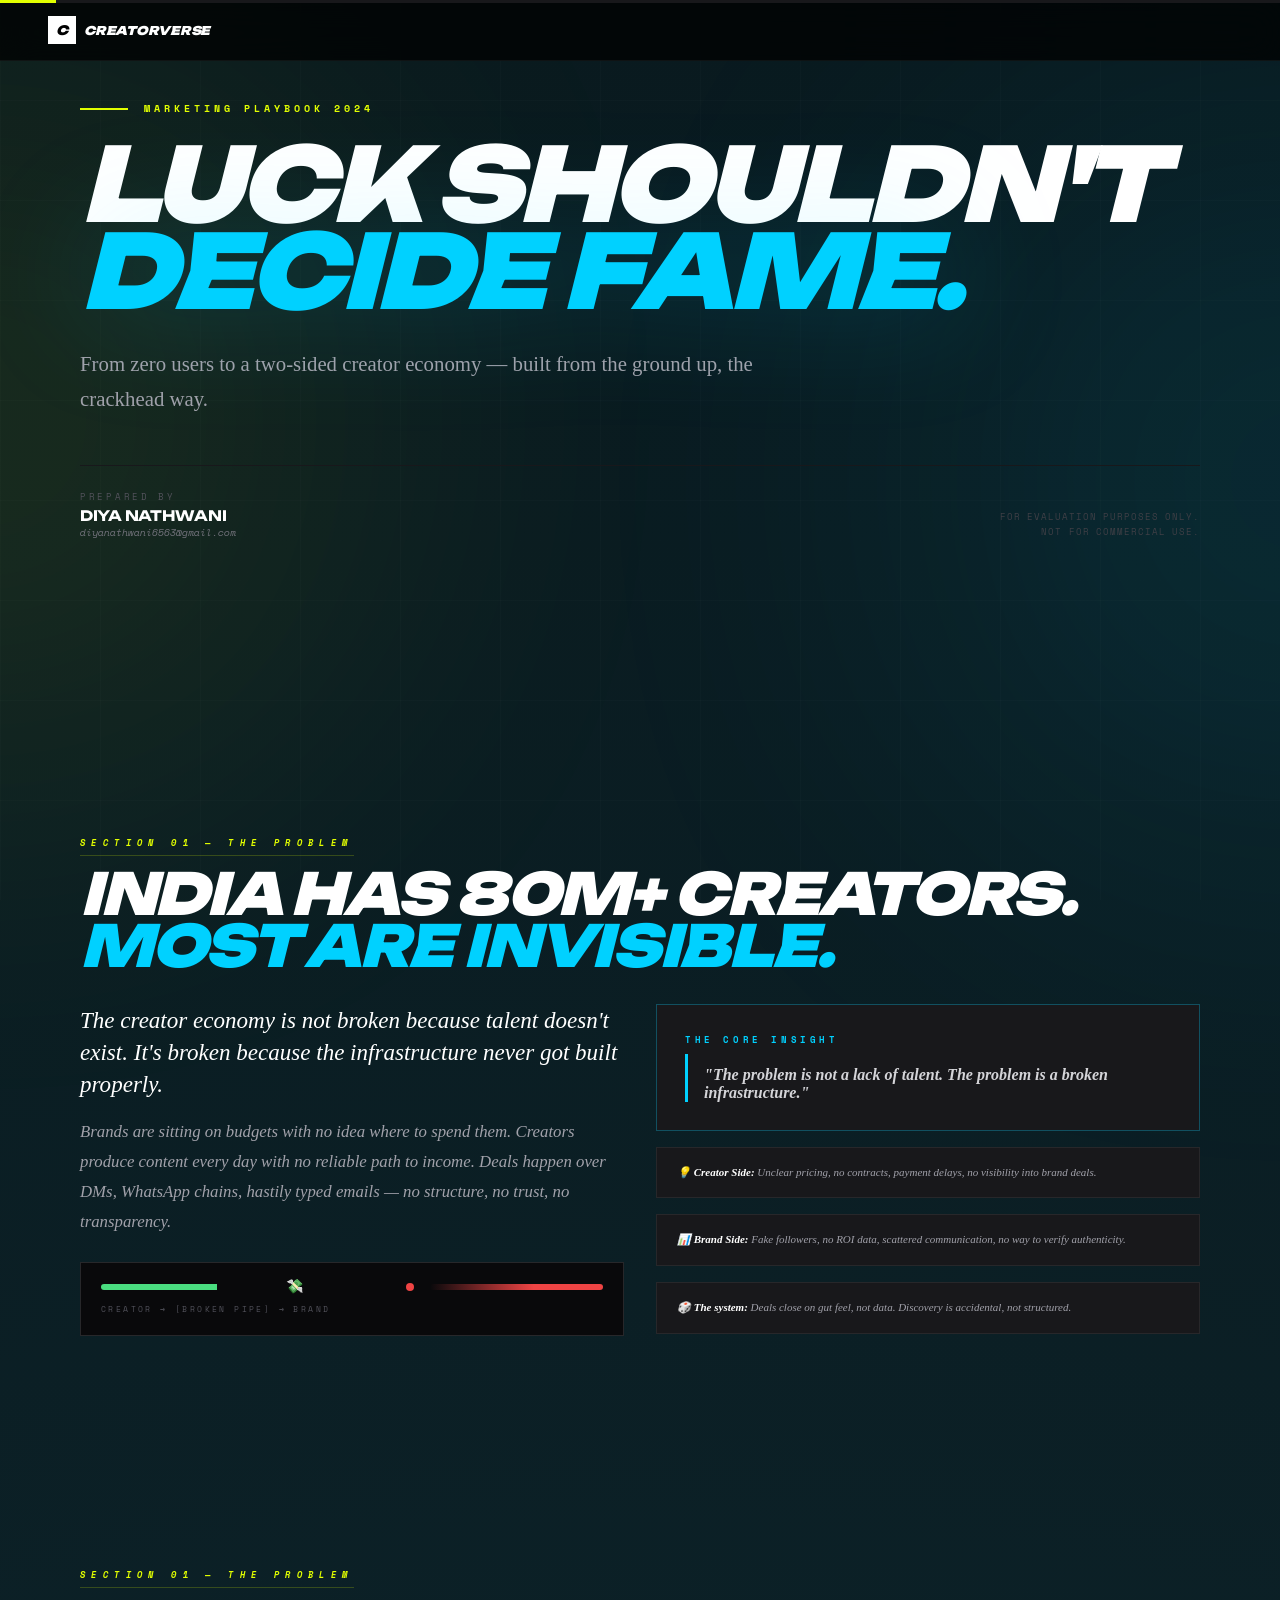
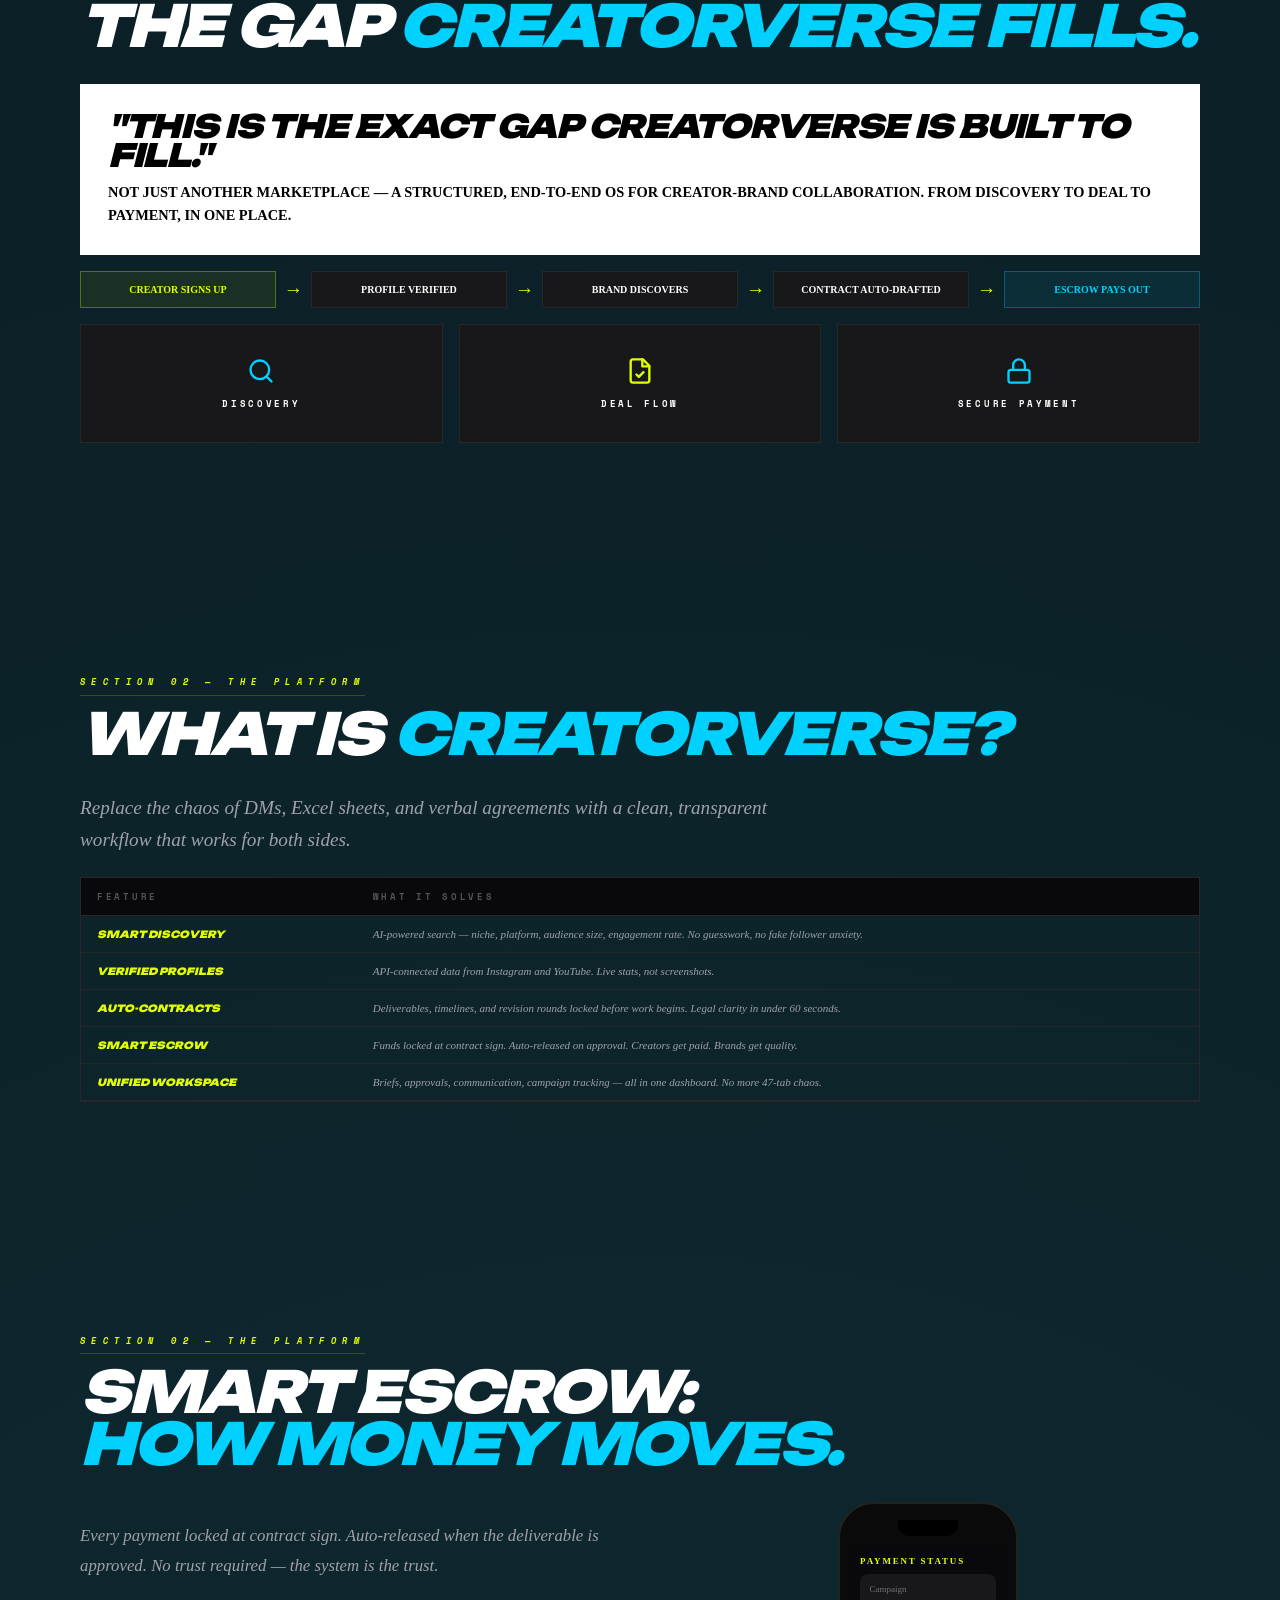
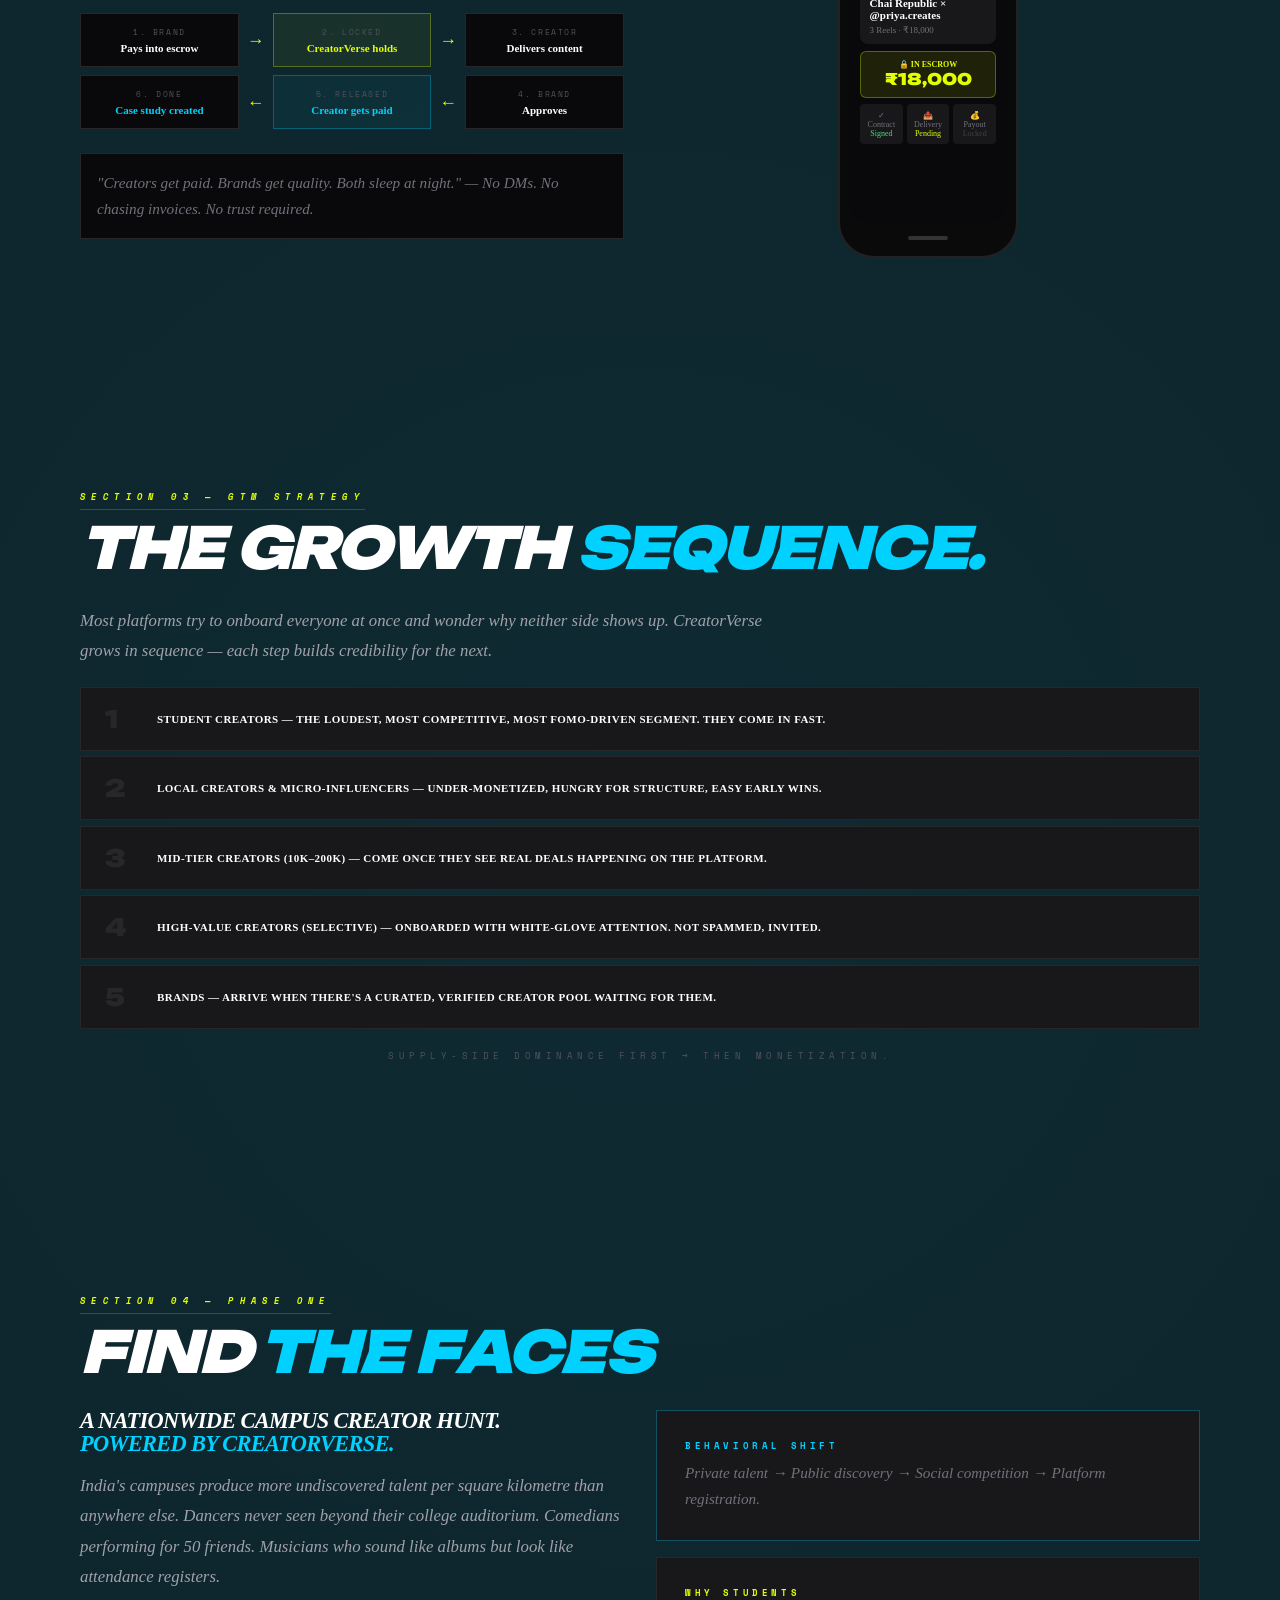
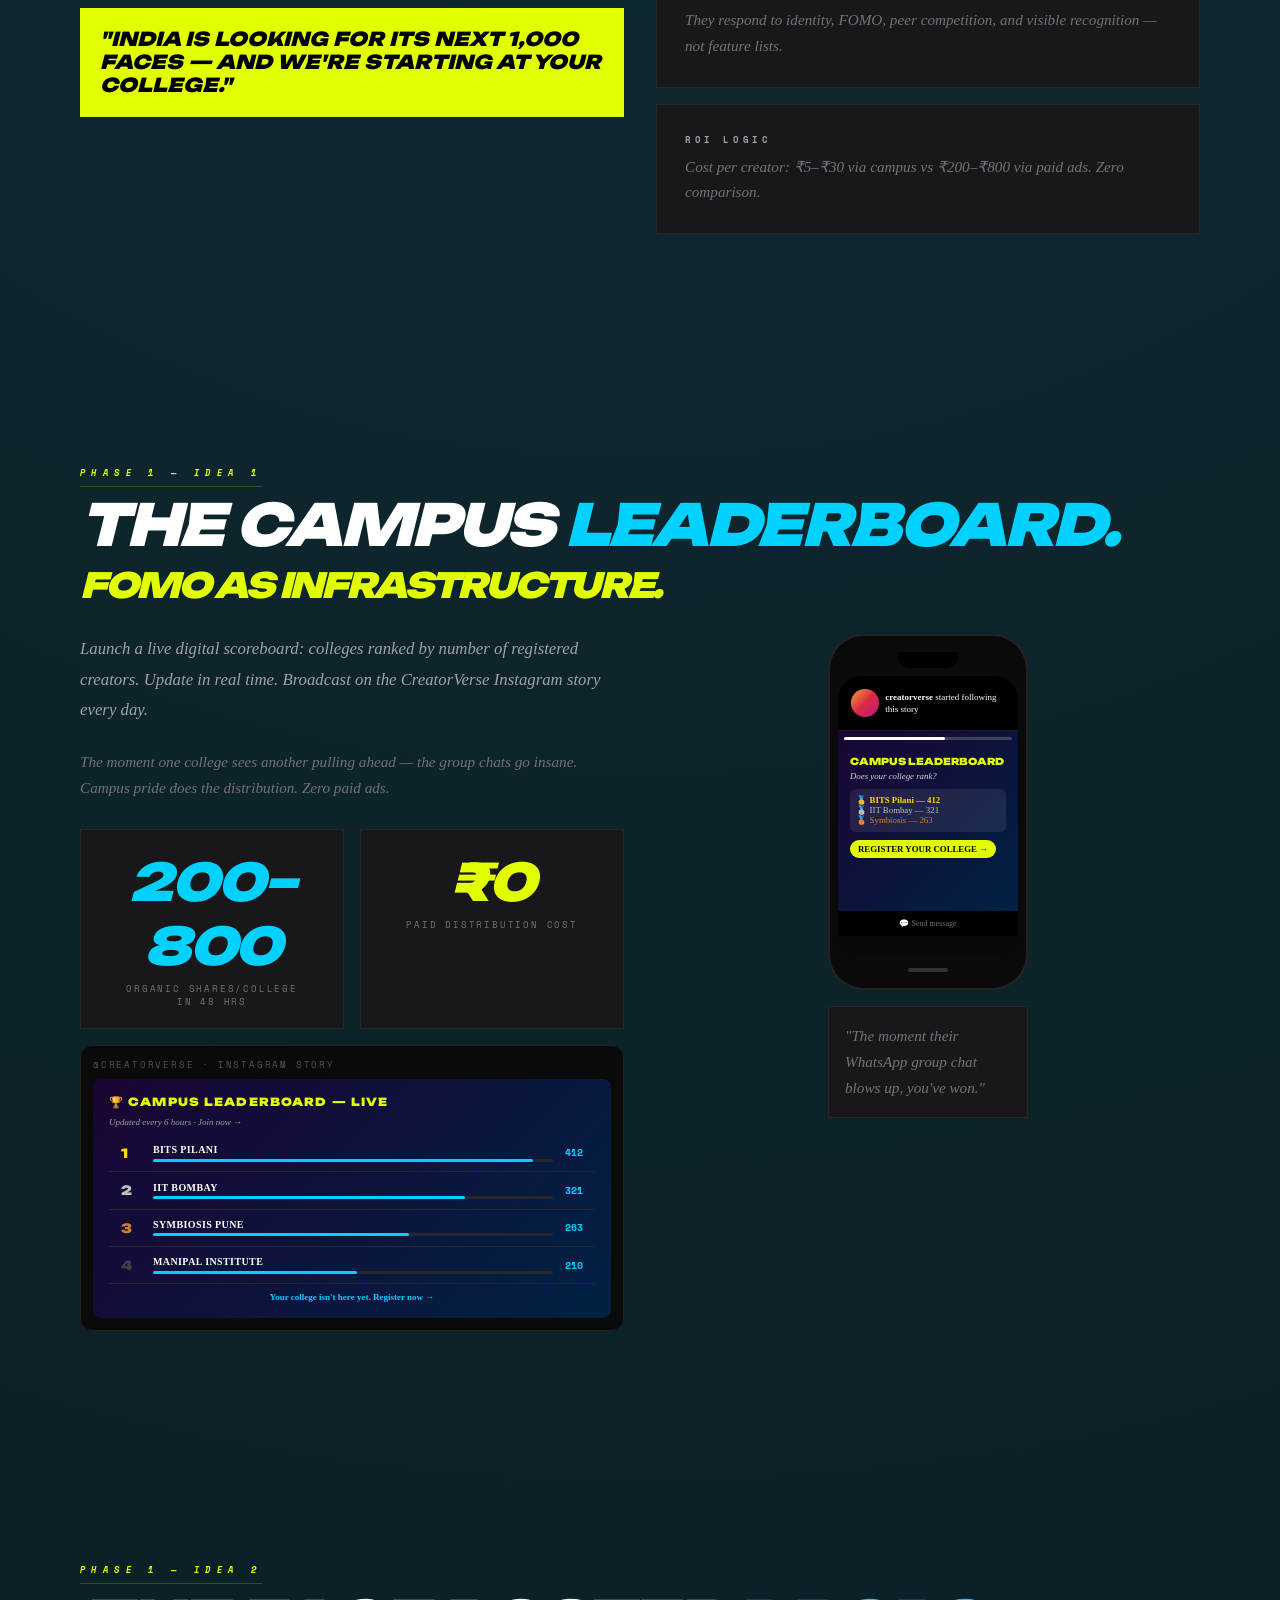
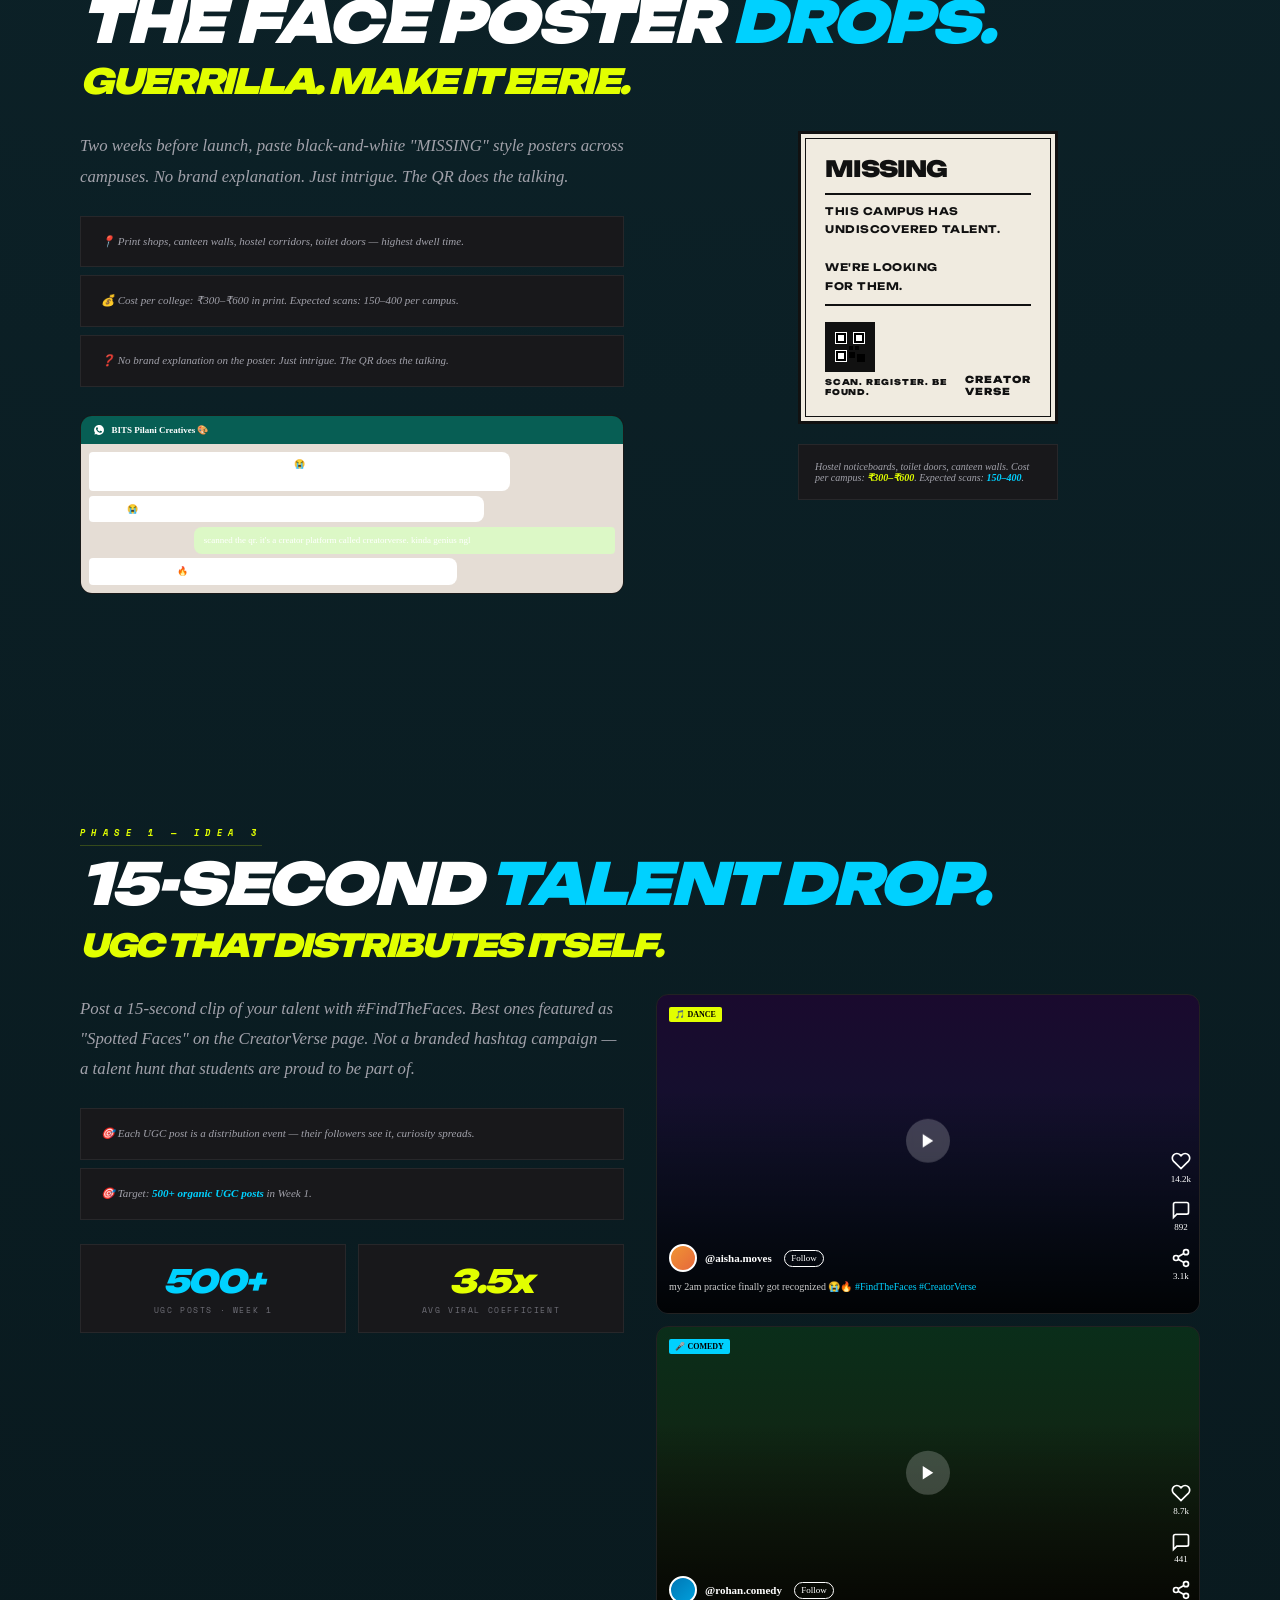
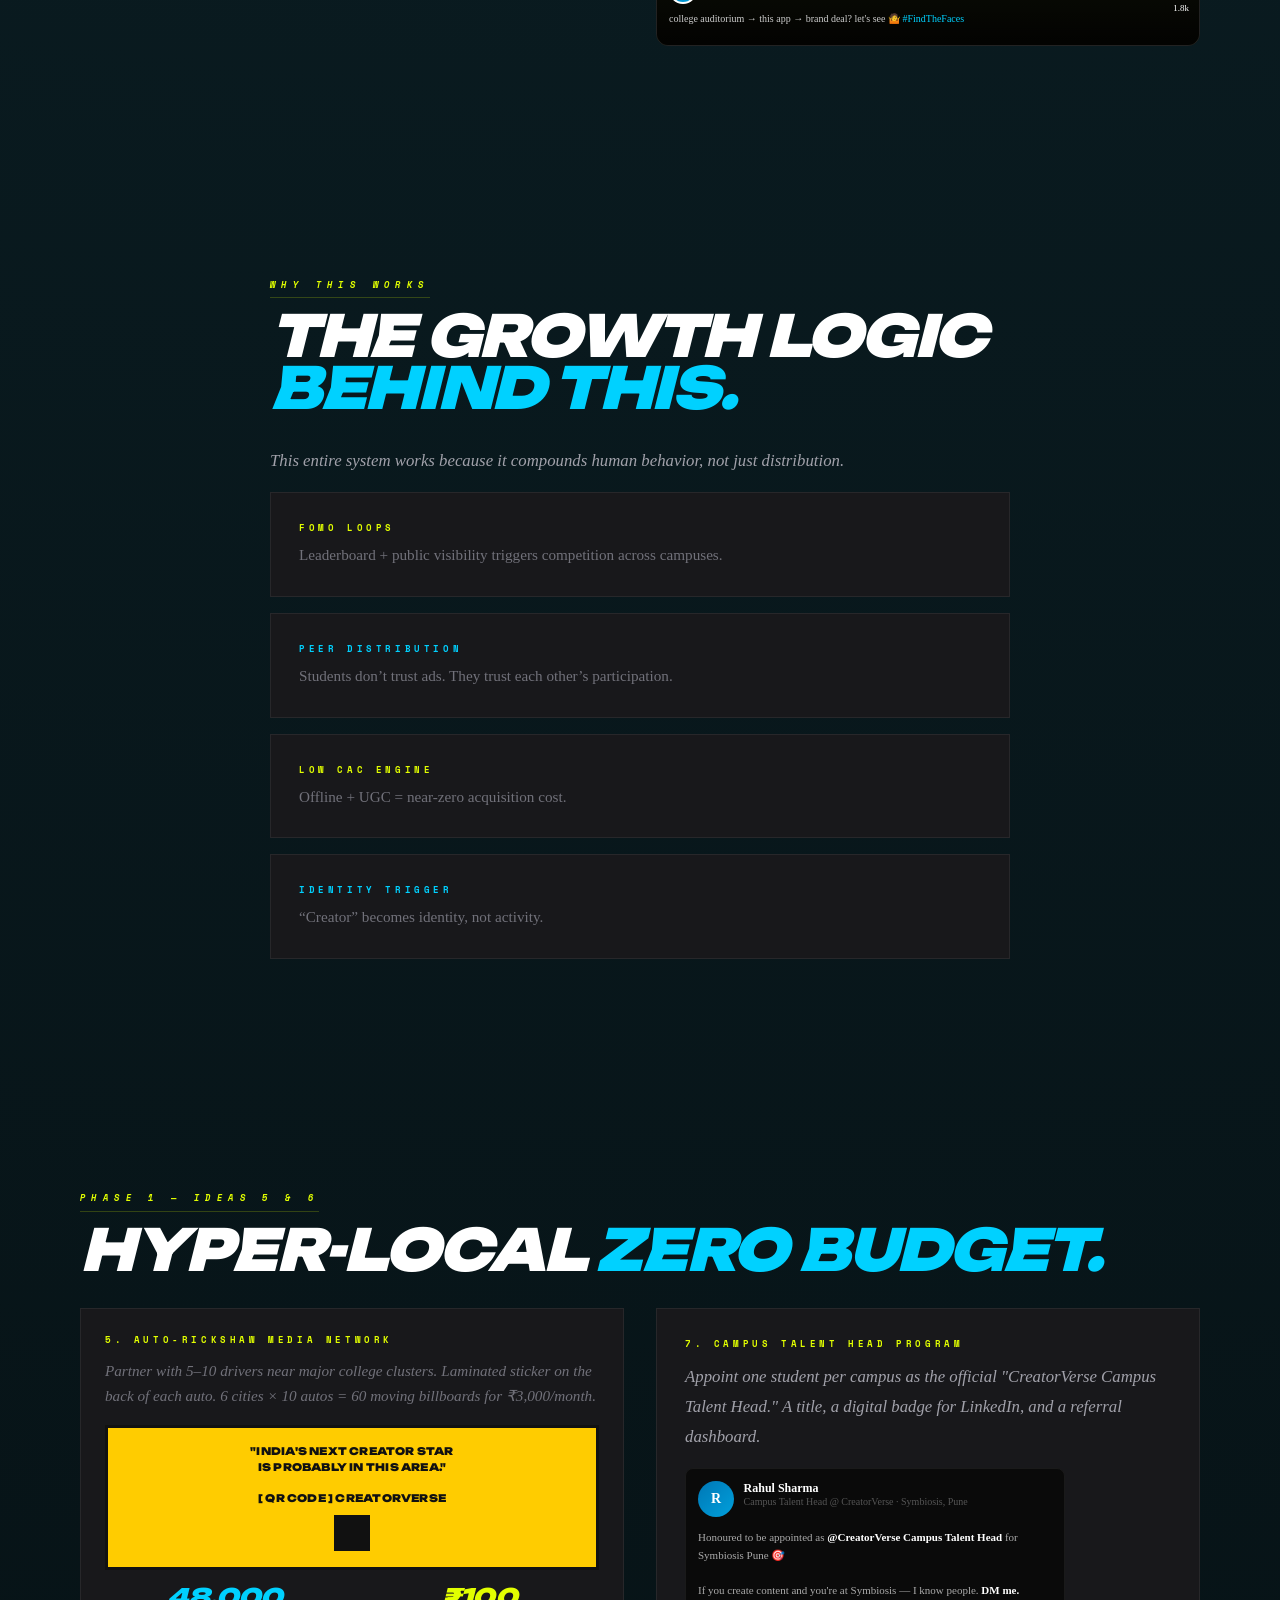
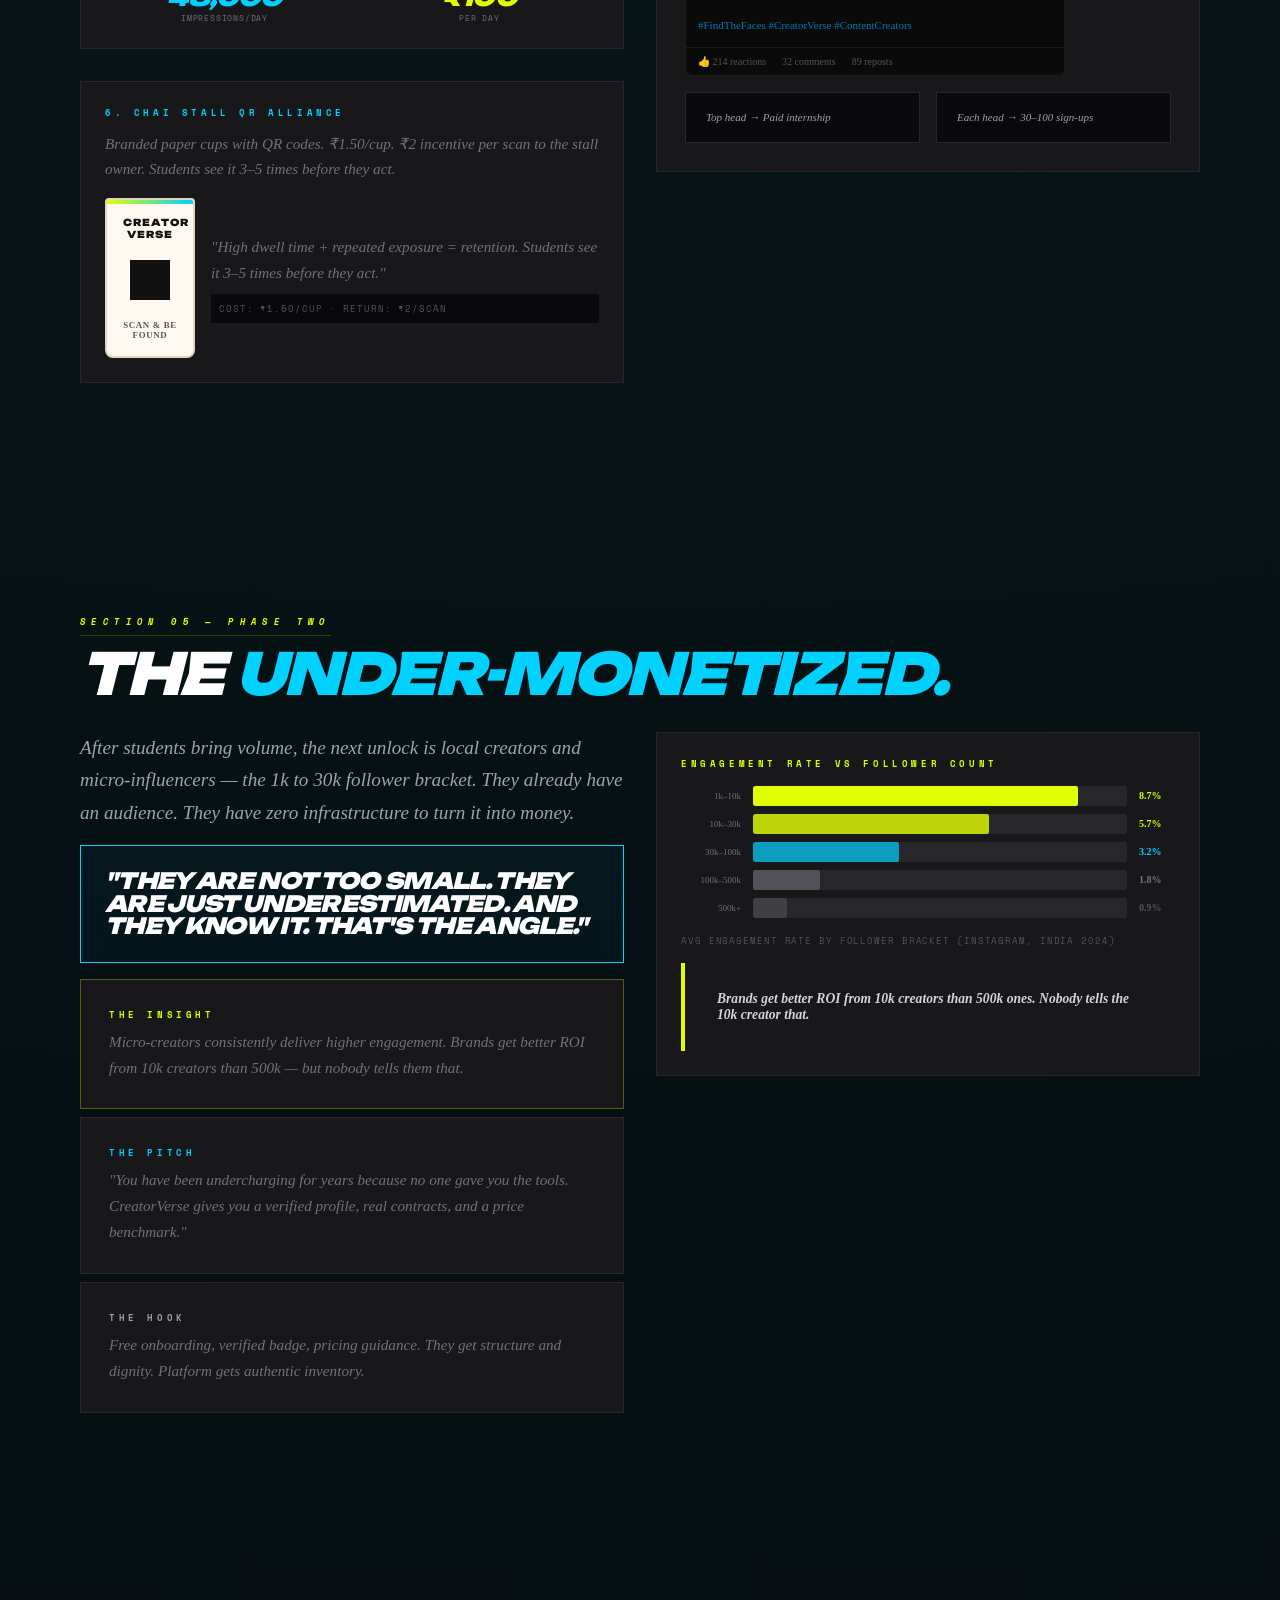
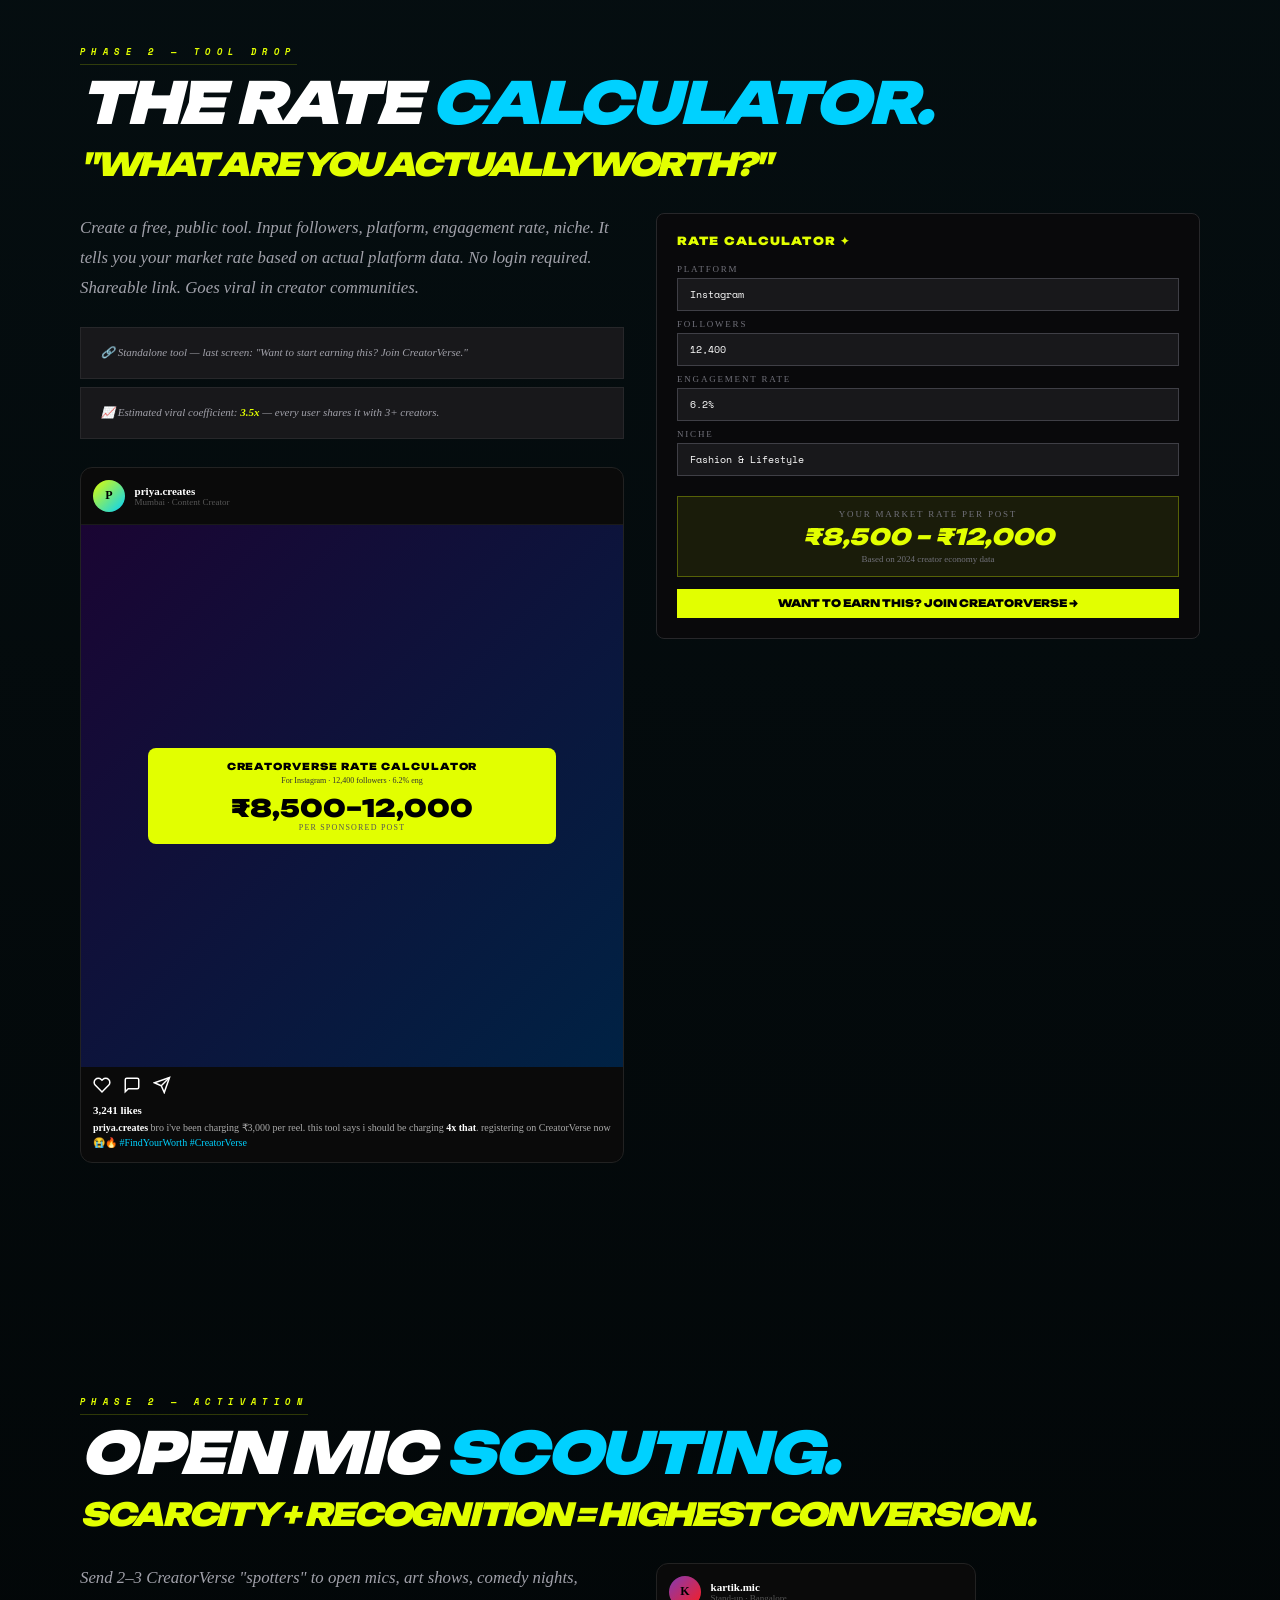
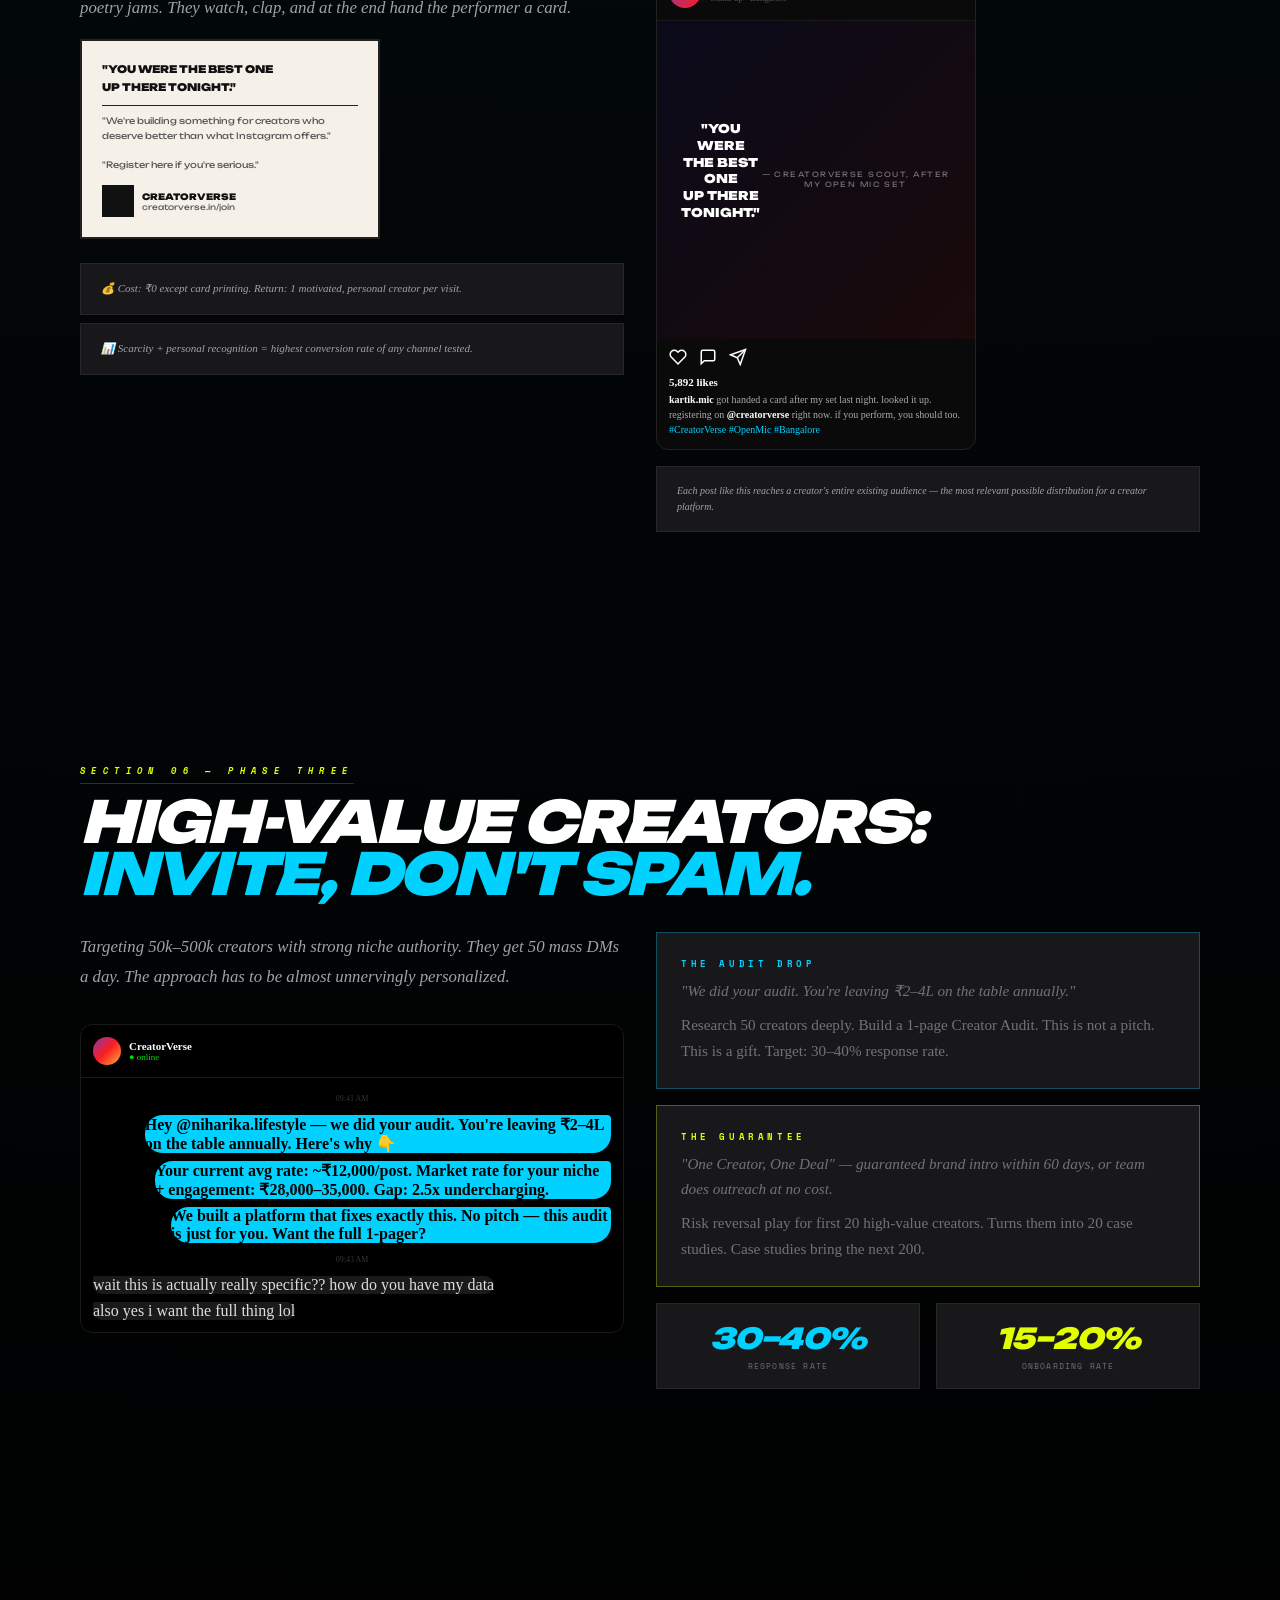
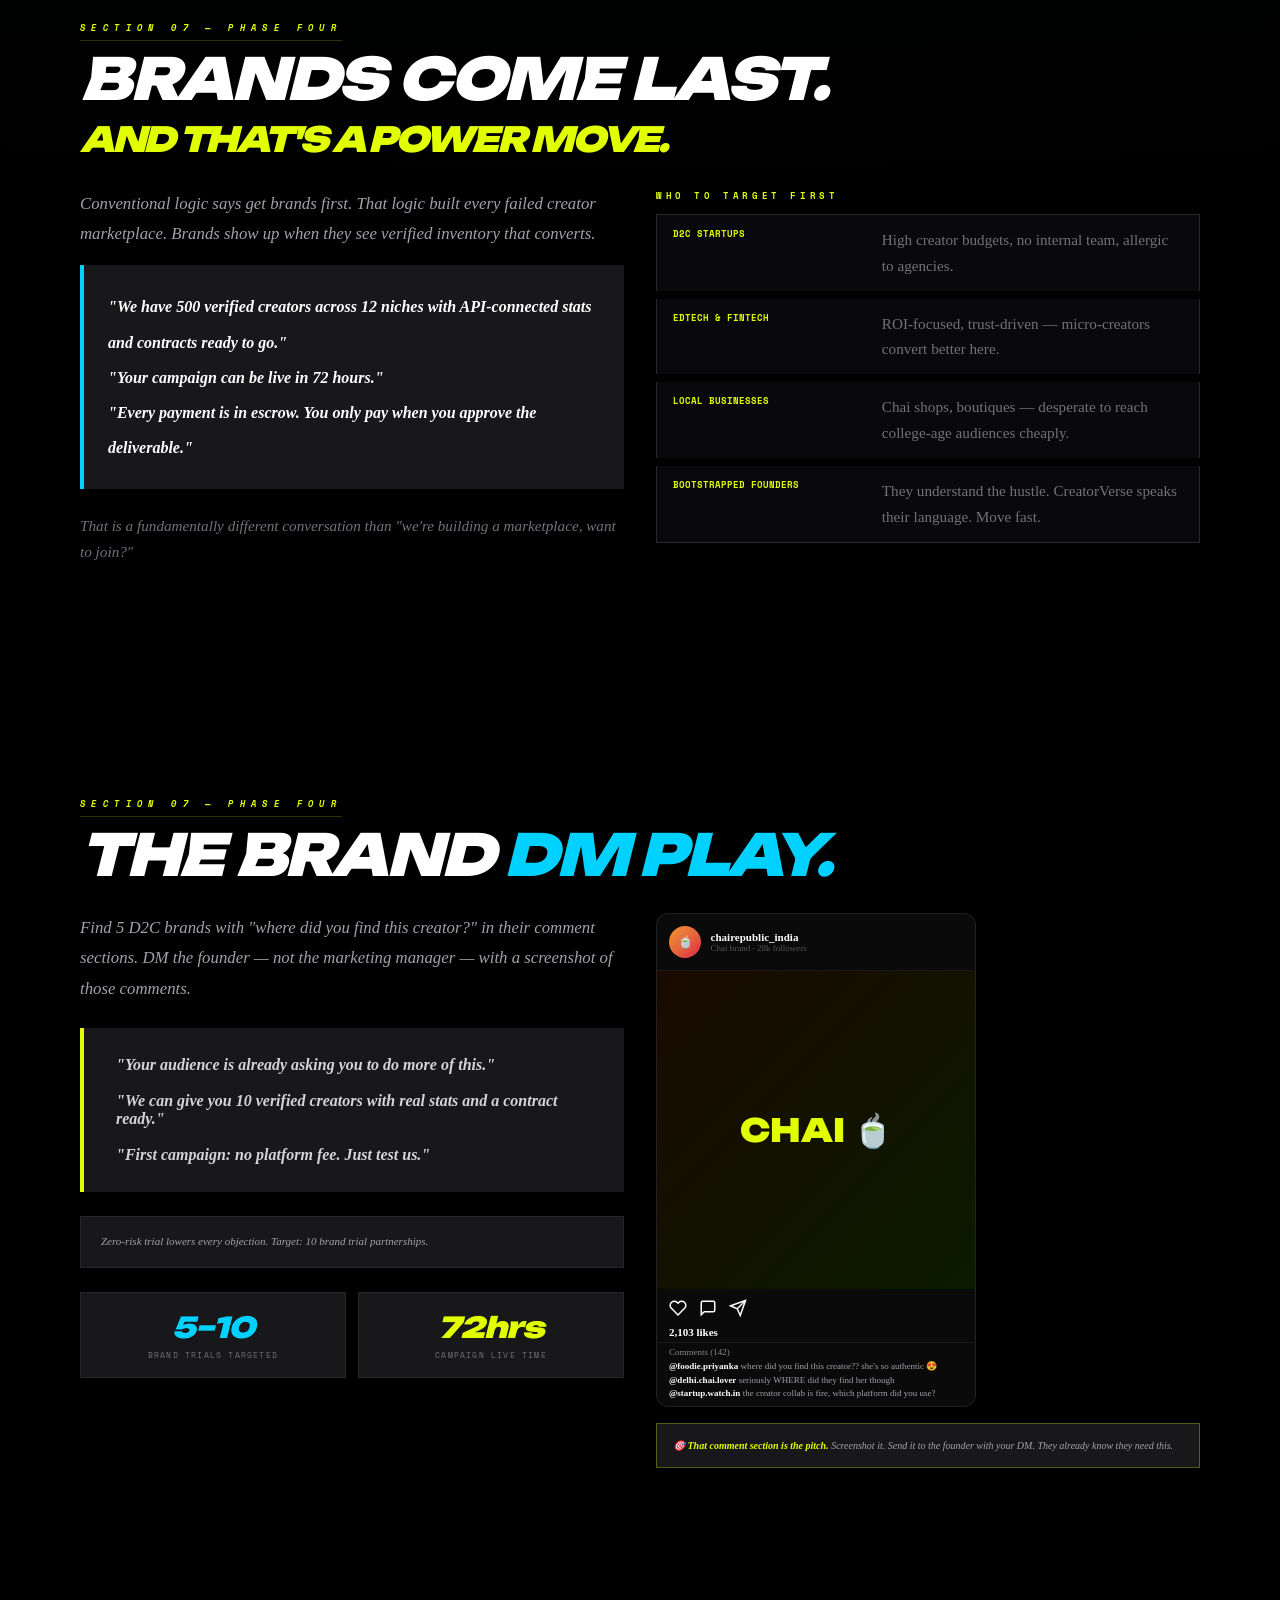
<file: index.html>
<!DOCTYPE html>
<html lang="en">
<head>
<meta charset="UTF-8"/>
<meta name="viewport" content="width=device-width, initial-scale=1.0"/>
<title>CreatorVerse — Marketing Playbook</title>
<link rel="stylesheet" href="creatorverse-playbook.css"/>
</head>
<body>
<div id="app">

<!-- BG GRID -->
<svg class="grid-bg" width="100%" height="100%" xmlns="http://www.w3.org/2000/svg">
  <defs>
    <pattern id="sg" width="20" height="20" patternUnits="userSpaceOnUse">
      <path d="M 20 0 L 0 0 0 20" fill="none" stroke="rgba(255,255,255,0.06)" stroke-width=".5"/>
    </pattern>
    <pattern id="lg" width="100" height="100" patternUnits="userSpaceOnUse">
      <rect width="100" height="100" fill="url(#sg)"/>
      <path d="M 100 0 L 0 0 0 100" fill="none" stroke="rgba(255,255,255,0.1)" stroke-width="1"/>
    </pattern>
  </defs>
  <rect width="100%" height="100%" fill="url(#lg)"/>
</svg>
<div class="glow-tr"></div>
<div class="glow-bl"></div>

<!-- PROGRESS -->
<div class="progress-bar"><div class="progress-fill" id="progress"></div></div>

<!-- HEADER -->
<header>
  <div class="logo">
    <div class="logo-mark">C</div>
    <span class="logo-text">CreatorVerse</span>
  </div>

  

</header>

<main id="slides">

<!-- ===== SLIDE 01: HERO ===== -->
<div class="slide active">
  <div class="hero-wrap">
    <div style="width:100%">
      <div class="hero-eyebrow">
        <div class="hero-eyebrow-line"></div>
        <span class="hero-eyebrow-txt">Marketing Playbook 2024</span>
      </div>
      <div class="hero-h1">LUCK SHOULDN'T<br><span class="cyan">DECIDE FAME.</span></div>
      <p class="hero-sub">From zero users to a two-sided creator economy — built from the ground up, the crackhead way.</p>
      <div class="hero-footer">
        <div>
          <div class="hero-meta-label">Prepared by</div>
          <div class="hero-meta-name">Diya Nathwani</div>
          <div class="hero-meta-email">diyanathwani6563@gmail.com</div>
        </div>
        <div style="font-family:'Space Mono',monospace;font-size:9px;color:var(--z700);text-transform:uppercase;letter-spacing:.1em;line-height:1.7;text-align:right">For evaluation purposes only.<br>Not for commercial use.</div>
      </div>
    </div>
  </div>
</div>

<!-- ===== SLIDE 02: THE PROBLEM ===== -->
<div class="slide">
  <div class="content-wrap">
    <div class="section-tag">SECTION 01 — THE PROBLEM</div>
    <h2 class="slide-h2">India Has 80M+ Creators.<br><span>Most Are Invisible.</span></h2>
    <div class="g2 gap2">
      <div class="flex-c">
        <p style="font-size:clamp(1rem,1.8vw,1.5rem);font-weight:500;font-style:italic;line-height:1.4;color:#fff">The creator economy is not broken because talent doesn't exist. It's broken because the infrastructure never got built properly.</p>
        <p class="body-md">Brands are sitting on budgets with no idea where to spend them. Creators produce content every day with no reliable path to income. Deals happen over DMs, WhatsApp chains, hastily typed emails — no structure, no trust, no transparency.</p>
        <!-- Visual: broken pipe illustration -->
        <div style="background:var(--z950);border:1px solid var(--z800);padding:1.25rem;margin-top:.5rem">
          <div style="display:flex;align-items:center;gap:1rem;margin-bottom:.75rem">
            <div style="flex:1;height:6px;background:linear-gradient(90deg,#4ade80,#4ade80 40%,transparent 40%);border-radius:3px;position:relative">
              <div style="position:absolute;right:30%;top:-6px;font-size:14px">💸</div>
            </div>
            <div style="width:8px;height:8px;background:#ef4444;border-radius:50%;flex-shrink:0"></div>
            <div style="flex:.6;height:6px;background:linear-gradient(90deg,transparent,#ef4444 60%);border-radius:3px"></div>
          </div>
          <div style="font-family:'Space Mono',monospace;font-size:8px;color:var(--z600);text-transform:uppercase;letter-spacing:.3em">Creator → [broken pipe] → Brand</div>
        </div>
      </div>
      <div class="flex-c">
        <div class="card card-cyan">
          <div class="label label-cyan">The core insight</div>
          <p class="qblock qblock-cyan" style="padding:.75rem 0 0 1rem;border-width:3px;">"The problem is not a lack of talent. The problem is a broken infrastructure."</p>
        </div>
        <div class="card-sm">💡 <strong style="color:#fff">Creator Side:</strong> Unclear pricing, no contracts, payment delays, no visibility into brand deals.</div>
        <div class="card-sm">📊 <strong style="color:#fff">Brand Side:</strong> Fake followers, no ROI data, scattered communication, no way to verify authenticity.</div>
        <div class="card-sm">🎲 <strong style="color:#fff">The system:</strong> Deals close on gut feel, not data. Discovery is accidental, not structured.</div>
      </div>
    </div>
  </div>
</div>

<!-- ===== SLIDE 03: THE GAP ===== -->
<div class="slide">
  <div class="content-wrap">
    <div class="section-tag">SECTION 01 — THE PROBLEM</div>
    <h2 class="slide-h2">The Gap <span>CreatorVerse Fills.</span></h2>
    <div class="flex-c">
      <div class="white-panel">
        <h3>"This is the exact gap CreatorVerse is built to fill."</h3>
        <p style="font-size:.9rem;font-weight:700;text-transform:uppercase;line-height:1.6">Not just another marketplace — a structured, end-to-end OS for creator-brand collaboration. From discovery to deal to payment, in one place.</p>
      </div>
      <!-- Visual: flow arrows -->
      <div class="arrow-row" style="flex-wrap:wrap;gap:.25rem">
        <div class="arrow-box" style="background:rgba(226,255,0,.07);border-color:rgba(226,255,0,.3);color:var(--lime)">Creator signs up</div>
        <div class="arrow-sep">→</div>
        <div class="arrow-box">Profile verified</div>
        <div class="arrow-sep">→</div>
        <div class="arrow-box">Brand discovers</div>
        <div class="arrow-sep">→</div>
        <div class="arrow-box">Contract auto-drafted</div>
        <div class="arrow-sep">→</div>
        <div class="arrow-box" style="background:rgba(0,209,255,.07);border-color:rgba(0,209,255,.3);color:var(--cyan)">Escrow pays out</div>
      </div>
      <!-- Three pillar icons -->
      <div class="g3">
        <div class="card flex-center" style="flex-direction:column;gap:.75rem;text-align:center;padding:2rem">
          <svg width="28" height="28" viewBox="0 0 24 24" fill="none" stroke="var(--cyan)" stroke-width="2" stroke-linecap="round" stroke-linejoin="round"><circle cx="11" cy="11" r="8"/><path d="m21 21-4.35-4.35"/></svg>
          <span style="font-size:9px;font-weight:900;text-transform:uppercase;letter-spacing:.3em;font-family:'Space Mono',monospace">Discovery</span>
        </div>
        <div class="card flex-center" style="flex-direction:column;gap:.75rem;text-align:center;padding:2rem">
          <svg width="28" height="28" viewBox="0 0 24 24" fill="none" stroke="var(--lime)" stroke-width="2" stroke-linecap="round" stroke-linejoin="round"><path d="M14.5 2H6a2 2 0 0 0-2 2v16a2 2 0 0 0 2 2h12a2 2 0 0 0 2-2V7.5L14.5 2z"/><polyline points="14 2 14 8 20 8"/><path d="m9 15 2 2 4-4"/></svg>
          <span style="font-size:9px;font-weight:900;text-transform:uppercase;letter-spacing:.3em;font-family:'Space Mono',monospace">Deal Flow</span>
        </div>
        <div class="card flex-center" style="flex-direction:column;gap:.75rem;text-align:center;padding:2rem">
          <svg width="28" height="28" viewBox="0 0 24 24" fill="none" stroke="var(--cyan)" stroke-width="2" stroke-linecap="round" stroke-linejoin="round"><rect x="3" y="11" width="18" height="11" rx="2" ry="2"/><path d="M7 11V7a5 5 0 0 1 10 0v4"/></svg>
          <span style="font-size:9px;font-weight:900;text-transform:uppercase;letter-spacing:.3em;font-family:'Space Mono',monospace">Secure Payment</span>
        </div>
      </div>
    </div>
  </div>
</div>

<!-- ===== SLIDE 04: PLATFORM FEATURES ===== -->
<div class="slide">
  <div class="content-wrap">
    <div class="section-tag">SECTION 02 — THE PLATFORM</div>
    <h2 class="slide-h2">What is <span>CreatorVerse?</span></h2>
    <p class="body-lg" style="margin-bottom:1.25rem;max-width:700px">Replace the chaos of DMs, Excel sheets, and verbal agreements with a clean, transparent workflow that works for both sides.</p>
    <div class="tbl-wrap">
      <table>
        <thead><tr><th>Feature</th><th>What It Solves</th></tr></thead>
        <tbody>
          <tr><td class="td-lime">Smart Discovery</td><td class="td-val">AI-powered search — niche, platform, audience size, engagement rate. No guesswork, no fake follower anxiety.</td></tr>
          <tr><td class="td-lime">Verified Profiles</td><td class="td-val">API-connected data from Instagram and YouTube. Live stats, not screenshots.</td></tr>
          <tr><td class="td-lime">Auto-Contracts</td><td class="td-val">Deliverables, timelines, and revision rounds locked before work begins. Legal clarity in under 60 seconds.</td></tr>
          <tr><td class="td-lime">Smart Escrow</td><td class="td-val">Funds locked at contract sign. Auto-released on approval. Creators get paid. Brands get quality.</td></tr>
          <tr><td class="td-lime">Unified Workspace</td><td class="td-val">Briefs, approvals, communication, campaign tracking — all in one dashboard. No more 47-tab chaos.</td></tr>
        </tbody>
      </table>
    </div>
  </div>
</div>

<!-- ===== SLIDE 05: SMART ESCROW VISUAL ===== -->
<div class="slide">
  <div class="content-wrap">
    <div class="section-tag">SECTION 02 — THE PLATFORM</div>
    <h2 class="slide-h2">Smart Escrow:<br><span>How Money Moves.</span></h2>
    <div class="g2 gap2" style="align-items:center">
      <div class="flex-c">
        <p class="body-md" style="margin-bottom:1rem">Every payment locked at contract sign. Auto-released when the deliverable is approved. No trust required — the system is the trust.</p>
        <!-- Escrow flow visual -->
        <div class="flex-c" style="gap:.5rem">
          <div style="display:flex;align-items:stretch;gap:.25rem">
            <div class="flow-box" style="flex:1"><div class="step-l">1. Brand</div><div class="step-v">Pays into escrow</div></div>
            <div class="flow-arrow">→</div>
            <div class="flow-box" style="flex:1;background:rgba(226,255,0,.05);border-color:rgba(226,255,0,.3)"><div class="step-l">2. Locked</div><div class="step-v" style="color:var(--lime)">CreatorVerse holds</div></div>
            <div class="flow-arrow">→</div>
            <div class="flow-box" style="flex:1"><div class="step-l">3. Creator</div><div class="step-v">Delivers content</div></div>
          </div>
          <div style="display:flex;align-items:stretch;gap:.25rem">
            <div class="flow-box" style="flex:1"><div class="step-l">6. Done</div><div class="step-v" style="color:var(--cyan)">Case study created</div></div>
            <div class="flow-arrow">←</div>
            <div class="flow-box" style="flex:1;background:rgba(0,209,255,.05);border-color:rgba(0,209,255,.3)"><div class="step-l">5. Released</div><div class="step-v" style="color:var(--cyan)">Creator gets paid</div></div>
            <div class="flow-arrow">←</div>
            <div class="flow-box" style="flex:1"><div class="step-l">4. Brand</div><div class="step-v">Approves</div></div>
          </div>
        </div>
        <div style="background:var(--z950);border:1px solid var(--z800);padding:1rem;margin-top:.5rem">
          <p class="body-sm italic">"Creators get paid. Brands get quality. Both sleep at night." — No DMs. No chasing invoices. No trust required.</p>
        </div>
      </div>
      <!-- Phone mockup with escrow UI -->
      <div class="flex-center">
        <div class="phone-frame">
          <div class="phone-notch"></div>
          <div class="phone-screen" style="padding:.75rem">
            <div style="font-size:9px;font-weight:900;text-transform:uppercase;color:var(--lime);letter-spacing:.2em;margin-bottom:.5rem">Payment Status</div>
            <div style="background:var(--z900);border-radius:8px;padding:.6rem;margin-bottom:.4rem">
              <div style="font-size:9px;color:var(--z500);margin-bottom:.2rem">Campaign</div>
              <div style="font-size:11px;font-weight:700">Chai Republic × @priya.creates</div>
              <div style="font-size:9px;color:var(--z500);margin-top:.25rem">3 Reels · ₹18,000</div>
            </div>
            <div style="background:rgba(226,255,0,.1);border:1px solid rgba(226,255,0,.3);border-radius:6px;padding:.5rem;text-align:center;margin-bottom:.4rem">
              <div style="font-size:8px;color:var(--lime);text-transform:uppercase;font-weight:700">🔒 In Escrow</div>
              <div style="font-family:'Unbounded',sans-serif;font-size:1rem;font-weight:900;color:var(--lime)">₹18,000</div>
            </div>
            <div style="display:flex;gap:.25rem">
              <div style="flex:1;background:var(--z900);border-radius:4px;padding:.4rem;text-align:center;font-size:8px;color:var(--z500)">✓ Contract<br><span style="color:#4ade80">Signed</span></div>
              <div style="flex:1;background:var(--z900);border-radius:4px;padding:.4rem;text-align:center;font-size:8px;color:var(--z500)">📤 Delivery<br><span style="color:var(--lime)">Pending</span></div>
              <div style="flex:1;background:var(--z900);border-radius:4px;padding:.4rem;text-align:center;font-size:8px;color:var(--z500)">💰 Payout<br><span style="color:var(--z700)">Locked</span></div>
            </div>
          </div>
          <div class="phone-home"></div>
        </div>
      </div>
    </div>
  </div>
</div>

<!-- ===== SLIDE 06: GTM STRATEGY ===== -->
<div class="slide">
  <div class="content-wrap">
    <div class="section-tag">SECTION 03 — GTM STRATEGY</div>
    <h2 class="slide-h2">The Growth <span>Sequence.</span></h2>
    <p class="body-md" style="max-width:700px;margin-bottom:1.25rem">Most platforms try to onboard everyone at once and wonder why neither side shows up. CreatorVerse grows in sequence — each step builds credibility for the next.</p>
    <div class="flex-c" style="gap:.35rem">
      <div class="step-row"><span class="step-num">1</span><p class="step-txt">Student Creators — The loudest, most competitive, most FOMO-driven segment. They come in fast.</p></div>
      <div class="step-row"><span class="step-num">2</span><p class="step-txt">Local Creators & Micro-Influencers — Under-monetized, hungry for structure, easy early wins.</p></div>
      <div class="step-row"><span class="step-num">3</span><p class="step-txt">Mid-Tier Creators (10k–200k) — Come once they see real deals happening on the platform.</p></div>
      <div class="step-row"><span class="step-num">4</span><p class="step-txt">High-Value Creators (selective) — Onboarded with white-glove attention. Not spammed, invited.</p></div>
      <div class="step-row"><span class="step-num">5</span><p class="step-txt">Brands — Arrive when there's a curated, verified creator pool waiting for them.</p></div>
    </div>
    <p style="font-family:'Space Mono',monospace;font-size:9px;color:var(--z600);text-transform:uppercase;letter-spacing:.5em;text-align:center;margin-top:1.25rem">Supply-side dominance first → then monetization.</p>
  </div>
</div>

<!-- ===== SLIDE 07: FIND THE FACES HERO ===== -->
<div class="slide">
  <div class="content-wrap">
    <div class="section-tag">SECTION 04 — PHASE ONE</div>
    <h2 class="slide-h2">FIND <span>THE FACES</span></h2>
    <div class="g2 gap2">
      <div class="flex-c">
        <p style="font-size:clamp(1rem,1.8vw,1.4rem);font-weight:900;text-transform:uppercase;font-style:italic;line-height:1;letter-spacing:-.03em;color:#fff">A Nationwide Campus Creator Hunt.<br><span style="color:var(--cyan)">Powered by CreatorVerse.</span></p>
        <p class="body-md">India's campuses produce more undiscovered talent per square kilometre than anywhere else. Dancers never seen beyond their college auditorium. Comedians performing for 50 friends. Musicians who sound like albums but look like attendance registers.</p>
        <div style="background:var(--lime);padding:1.25rem;color:#000;font-family:'Unbounded',sans-serif;font-size:clamp(.85rem,1.5vw,1.2rem);font-weight:900;text-transform:uppercase;font-style:italic;line-height:1.2">"India is looking for its next 1,000 faces — and we're starting at your college."</div>
      </div>
      <div class="flex-c">
        <div class="card card-cyan"><div class="label label-cyan">Behavioral Shift</div><p class="body-sm italic">Private talent → Public discovery → Social competition → Platform registration.</p></div>
        <div class="card"><div class="label label-lime">Why Students</div><p class="body-sm italic">They respond to identity, FOMO, peer competition, and visible recognition — not feature lists.</p></div>
        <div class="card"><div class="label" style="color:var(--z400)">ROI Logic</div><p class="body-sm italic">Cost per creator: ₹5–₹30 via campus vs ₹200–₹800 via paid ads. Zero comparison.</p></div>
      </div>
    </div>
  </div>
</div>

<!-- ===== SLIDE 08: CAMPUS LEADERBOARD VISUAL ===== -->
<div class="slide">
  <div class="content-wrap">
    <div class="section-tag">PHASE 1 — IDEA 1</div>
    <h2 class="slide-h2">The Campus <span>Leaderboard.</span><br><span class="lime" style="font-size:60%">FOMO as Infrastructure.</span></h2>
    <div class="g2 gap2" style="align-items:start">
      <div class="flex-c">
        <p class="body-md">Launch a live digital scoreboard: colleges ranked by number of registered creators. Update in real time. Broadcast on the CreatorVerse Instagram story every day.</p>
        <p class="body-sm italic" style="margin-top:.5rem">The moment one college sees another pulling ahead — the group chats go insane. Campus pride does the distribution. Zero paid ads.</p>
        <div style="display:flex;gap:1rem;margin-top:.75rem">
          <div class="card" style="flex:1;text-align:center;padding:1.25rem">
            <div class="big-stat cyan">200–800</div>
            <div style="font-size:9px;text-transform:uppercase;letter-spacing:.2em;color:var(--z500);margin-top:.25rem;font-family:'Space Mono',monospace">organic shares/college<br>in 48 hrs</div>
          </div>
          <div class="card" style="flex:1;text-align:center;padding:1.25rem">
            <div class="big-stat lime">₹0</div>
            <div style="font-size:9px;text-transform:uppercase;letter-spacing:.2em;color:var(--z500);margin-top:.25rem;font-family:'Space Mono',monospace">paid distribution cost</div>
          </div>
        </div>
        <!-- IG Story mock -->
        <div style="background:#0a0a0a;border:1px solid #222;border-radius:12px;overflow:hidden;padding:.75rem">
          <div style="font-size:9px;color:var(--z600);font-family:'Space Mono',monospace;text-transform:uppercase;letter-spacing:.2em;margin-bottom:.5rem">@creatorverse · Instagram Story</div>
          <div style="background:linear-gradient(135deg,#1a0533,#002244);border-radius:8px;padding:1rem">
            <div style="font-family:'Unbounded',sans-serif;font-size:.7rem;font-weight:900;text-transform:uppercase;color:var(--lime);letter-spacing:.1em;margin-bottom:.5rem">🏆 CAMPUS LEADERBOARD — LIVE</div>
            <div style="font-size:9px;color:var(--z400);margin-bottom:.5rem;font-style:italic">Updated every 6 hours · Join now →</div>
            <div class="lb-row" style="border-radius:4px 4px 0 0"><span class="lb-rank gold">1</span><div class="lb-college" style="color:#fff">BITS Pilani<div class="lb-bar"><div class="lb-bar-fill" style="width:95%"></div></div></div><span class="lb-count">412</span></div>
            <div class="lb-row"><span class="lb-rank silver">2</span><div class="lb-college">IIT Bombay<div class="lb-bar"><div class="lb-bar-fill" style="width:78%"></div></div></div><span class="lb-count">321</span></div>
            <div class="lb-row"><span class="lb-rank bronze">3</span><div class="lb-college">Symbiosis Pune<div class="lb-bar"><div class="lb-bar-fill" style="width:64%"></div></div></div><span class="lb-count">263</span></div>
            <div class="lb-row"><span class="lb-rank">4</span><div class="lb-college">Manipal Institute<div class="lb-bar"><div class="lb-bar-fill" style="width:51%"></div></div></div><span class="lb-count">210</span></div>
            <div style="text-align:center;margin-top:.5rem;font-size:9px;color:var(--cyan);font-weight:700;cursor:pointer">Your college isn't here yet. Register now →</div>
          </div>
        </div>
      </div>
      <!-- Phone with IG notification -->
      <div class="flex-c" style="align-items:center;gap:1rem">
        <div class="phone-frame" style="width:200px">
          <div class="phone-notch"></div>
          <div class="phone-screen">
            <!-- IG notification -->
            <div style="background:#000;padding:.5rem;border-bottom:1px solid #1a1a1a">
              <div style="display:flex;align-items:center;gap:.4rem;padding:.3rem">
                <div style="width:28px;height:28px;border-radius:50%;background:linear-gradient(135deg,#f09433,#e6683c,#dc2743,#cc2366,#bc1888);flex-shrink:0"></div>
                <div style="font-size:9px;line-height:1.4"><strong>creatorverse</strong> started following this story</div>
              </div>
            </div>
            <!-- IG story frame -->
            <div style="background:linear-gradient(135deg,#1a0533,#002244);padding:.75rem;min-height:180px;position:relative">
              <div style="position:absolute;top:.4rem;left:.4rem;right:.4rem;height:3px;background:rgba(255,255,255,.2);border-radius:2px">
                <div style="height:100%;width:60%;background:#fff;border-radius:2px"></div>
              </div>
              <div style="margin-top:.75rem">
                <div style="font-family:'Unbounded',sans-serif;font-size:.6rem;font-weight:900;color:var(--lime);margin-bottom:.25rem">CAMPUS LEADERBOARD</div>
                <div style="font-size:.55rem;color:var(--z300);margin-bottom:.5rem;font-style:italic">Does your college rank?</div>
                <div style="background:rgba(255,255,255,.08);border-radius:6px;padding:.4rem">
                  <div style="font-size:.55rem;color:#FFD700;font-weight:700">🥇 BITS Pilani — 412</div>
                  <div style="font-size:.55rem;color:#C0C0C0">🥈 IIT Bombay — 321</div>
                  <div style="font-size:.55rem;color:#CD7F32">🥉 Symbiosis — 263</div>
                </div>
                <div style="margin-top:.5rem;background:var(--lime);border-radius:20px;padding:.25rem .5rem;font-size:.55rem;font-weight:900;color:#000;text-align:center;display:inline-block">REGISTER YOUR COLLEGE →</div>
              </div>
            </div>
            <div style="background:#000;padding:.5rem;display:flex;gap:.5rem;justify-content:center">
              <div style="font-size:8px;color:var(--z500)">💬 Send message</div>
            </div>
          </div>
          <div class="phone-home"></div>
        </div>
        <div class="card" style="max-width:200px;padding:1rem">
          <p class="body-sm italic">"The moment their WhatsApp group chat blows up, you've won."</p>
        </div>
      </div>
    </div>
  </div>
</div>

<!-- ===== SLIDE 09: MISSING POSTER ===== -->
<div class="slide">
  <div class="content-wrap">
    <div class="section-tag">PHASE 1 — IDEA 2</div>
    <h2 class="slide-h2">The Face Poster <span>Drops.</span><br><span class="lime" style="font-size:60%">Guerrilla. Make it Eerie.</span></h2>
    <div class="g2 gap2" style="align-items:start">
      <div class="flex-c">
        <p class="body-md">Two weeks before launch, paste black-and-white "MISSING" style posters across campuses. No brand explanation. Just intrigue. The QR does the talking.</p>
        <div class="flex-c" style="gap:.5rem;margin-top:.5rem">
          <div class="card-sm">📍 Print shops, canteen walls, hostel corridors, toilet doors — highest dwell time.</div>
          <div class="card-sm">💰 Cost per college: ₹300–₹600 in print. Expected scans: 150–400 per campus.</div>
          <div class="card-sm">❓ No brand explanation on the poster. Just intrigue. The QR does the talking.</div>
        </div>
        <!-- WhatsApp thread showing viral spread -->
        <div style="background:#0a0a0a;border:1px solid #1a1a1a;border-radius:12px;overflow:hidden;margin-top:.75rem">
          <div style="background:#075e54;padding:.5rem .75rem;font-size:9px;font-weight:700;color:#fff;display:flex;align-items:center;gap:.4rem">
            <svg width="12" height="12" viewBox="0 0 24 24" fill="#fff"><path d="M17.472 14.382c-.297-.149-1.758-.867-2.03-.967-.273-.099-.471-.148-.67.15-.197.297-.767.966-.94 1.164-.173.199-.347.223-.644.075-.297-.15-1.255-.463-2.39-1.475-.883-.788-1.48-1.761-1.653-2.059-.173-.297-.018-.458.13-.606.134-.133.298-.347.446-.52.149-.174.198-.298.298-.497.099-.198.05-.371-.025-.52-.075-.149-.669-1.612-.916-2.207-.242-.579-.487-.5-.669-.51-.173-.008-.371-.01-.57-.01-.198 0-.52.074-.792.372-.272.297-1.04 1.016-1.04 2.479 0 1.462 1.065 2.875 1.213 3.074.149.198 2.096 3.2 5.077 4.487.709.306 1.262.489 1.694.625.712.227 1.36.195 1.871.118.571-.085 1.758-.719 2.006-1.413.248-.694.248-1.289.173-1.413-.074-.124-.272-.198-.57-.347m-5.421 7.403h-.004a9.87 9.87 0 01-5.031-1.378l-.361-.214-3.741.982.998-3.648-.235-.374a9.86 9.86 0 01-1.51-5.26c.001-5.45 4.436-9.884 9.888-9.884 2.64 0 5.122 1.03 6.988 2.898a9.825 9.825 0 012.893 6.994c-.003 5.45-4.437 9.884-9.885 9.884"/></svg>
            BITS Pilani Creatives 🎨
          </div>
          <div style="background:#e5ddd5;padding:.5rem">
            <div style="background:#fff;border-radius:4px 8px 8px 4px;padding:.4rem .6rem;max-width:80%;margin-bottom:.3rem;font-size:9px;line-height:1.5">
              bro there's this super weird poster on the canteen wall 😭 "THIS CAMPUS HAS UNDISCOVERED TALENT" and it's in missing person style??
            </div>
            <div style="background:#fff;border-radius:4px 8px 8px 4px;padding:.4rem .6rem;max-width:75%;margin-bottom:.3rem;font-size:9px;line-height:1.5">
              WHAT 😭 send photo
            </div>
            <div style="background:#dcf8c6;border-radius:8px 4px 4px 8px;padding:.4rem .6rem;max-width:80%;margin-left:auto;margin-bottom:.3rem;font-size:9px;line-height:1.5">
              scanned the qr. it's a creator platform called creatorverse. kinda genius ngl
            </div>
            <div style="background:#fff;border-radius:4px 8px 8px 4px;padding:.4rem .6rem;max-width:70%;font-size:9px;line-height:1.5">
              bro i'm registering rn 🔥
            </div>
          </div>
        </div>
      </div>
      <!-- Poster illustration -->
      <div class="flex-c" style="align-items:center;gap:1.25rem">
        <div class="poster" style="max-width:260px">
          <div class="poster-title">MISSING</div>
          <div class="poster-body">
            THIS CAMPUS HAS<br>UNDISCOVERED TALENT.<br><br>
            WE'RE LOOKING<br>FOR THEM.
          </div>
          <div class="poster-footer">
            <div>
              <div class="poster-qr">
                <svg width="34" height="34" viewBox="0 0 34 34"><rect x="2" y="2" width="12" height="12" fill="#fff"/><rect x="3" y="3" width="10" height="10" fill="#000"/><rect x="5" y="5" width="6" height="6" fill="#fff"/><rect x="20" y="2" width="12" height="12" fill="#fff"/><rect x="21" y="3" width="10" height="10" fill="#000"/><rect x="23" y="5" width="6" height="6" fill="#fff"/><rect x="2" y="20" width="12" height="12" fill="#fff"/><rect x="3" y="21" width="10" height="10" fill="#000"/><rect x="5" y="23" width="6" height="6" fill="#fff"/><rect x="16" y="16" width="4" height="4" fill="#000"/><rect x="22" y="16" width="4" height="4" fill="#000"/><rect x="16" y="22" width="6" height="6" fill="#000"/><rect x="24" y="24" width="8" height="8" fill="#000"/></svg>
              </div>
              <div style="font-size:.5rem;font-weight:900;text-transform:uppercase;letter-spacing:.1em;margin-top:.3rem">Scan. Register. Be Found.</div>
            </div>
            <div class="poster-brand">Creator<br>Verse</div>
          </div>
        </div>
        <div class="card" style="max-width:260px;padding:1rem;font-size:10px;font-style:italic;color:var(--z400)">
          Hostel noticeboards, toilet doors, canteen walls. Cost per campus: <strong style="color:var(--lime)">₹300–₹600</strong>. Expected scans: <strong style="color:var(--cyan)">150–400</strong>.
        </div>
      </div>
    </div>
  </div>
</div>

<!-- ===== SLIDE 10: 15-SECOND TALENT DROP + UGC ===== -->
<div class="slide">
  <div class="content-wrap">
    <div class="section-tag">PHASE 1 — IDEA 3</div>
    <h2 class="slide-h2">15-Second <span>Talent Drop.</span><br><span class="lime" style="font-size:55%">UGC That Distributes Itself.</span></h2>
    <div class="g2 gap2">
      <div class="flex-c">
        <p class="body-md">Post a 15-second clip of your talent with #FindTheFaces. Best ones featured as "Spotted Faces" on the CreatorVerse page. Not a branded hashtag campaign — a talent hunt that students are proud to be part of.</p>
        <div class="flex-c" style="gap:.5rem;margin-top:.5rem">
          <div class="card-sm">🎯 Each UGC post is a distribution event — their followers see it, curiosity spreads.</div>
          <div class="card-sm">🎯 Target: <strong style="color:var(--cyan)">500+ organic UGC posts</strong> in Week 1.</div>
        </div>
        <!-- UGC stats panel -->
        <div class="g2" style="gap:.75rem;margin-top:.5rem">
          <div class="card" style="text-align:center;padding:1rem">
            <div class="big-stat cyan" style="font-size:2rem">500+</div>
            <div style="font-size:8px;text-transform:uppercase;color:var(--z500);letter-spacing:.2em;font-family:'Space Mono',monospace;margin-top:.2rem">UGC posts · Week 1</div>
          </div>
          <div class="card" style="text-align:center;padding:1rem">
            <div class="big-stat lime" style="font-size:2rem">3.5x</div>
            <div style="font-size:8px;text-transform:uppercase;color:var(--z500);letter-spacing:.2em;font-family:'Space Mono',monospace;margin-top:.2rem">avg viral coefficient</div>
          </div>
        </div>
      </div>
      <!-- UGC posts grid -->
      <div class="flex-c" style="gap:.75rem">
        <!-- Reel 1 -->
        <div class="reel-card" style="border-radius:12px;background:linear-gradient(180deg,#1a0a2e,#0a1a2e)">
          <div class="reel-bg"></div>
          <!-- Play icon watermark -->
          <div style="position:absolute;top:50%;left:50%;transform:translate(-50%,-80%)">
            <div style="width:44px;height:44px;background:rgba(255,255,255,.2);border-radius:50%;display:flex;align-items:center;justify-content:center;backdrop-filter:blur(4px)">
              <svg width="18" height="18" viewBox="0 0 24 24" fill="#fff"><polygon points="5 3 19 12 5 21 5 3"/></svg>
            </div>
          </div>
          <div style="position:absolute;top:.75rem;left:.75rem;background:var(--lime);color:#000;font-size:8px;font-weight:900;padding:.2rem .4rem;border-radius:2px;text-transform:uppercase">🎵 Dance</div>
          <div class="reel-info">
            <div class="reel-user">
              <div class="reel-ava" style="background:linear-gradient(135deg,#f09433,#e6683c)"></div>
              <span class="reel-name">@aisha.moves</span>
              <span class="reel-btn">Follow</span>
            </div>
            <div class="reel-caption">my 2am practice finally got recognized 😭🔥 <span class="reel-tags">#FindTheFaces #CreatorVerse</span></div>
          </div>
          <div class="reel-sidebar">
            <div class="reel-action"><svg viewBox="0 0 24 24"><path d="M20.84 4.61a5.5 5.5 0 0 0-7.78 0L12 5.67l-1.06-1.06a5.5 5.5 0 0 0-7.78 7.78l1.06 1.06L12 21.23l7.78-7.78 1.06-1.06a5.5 5.5 0 0 0 0-7.78z"/></svg><span class="reel-action-n">14.2k</span></div>
            <div class="reel-action"><svg viewBox="0 0 24 24"><path d="M21 15a2 2 0 0 1-2 2H7l-4 4V5a2 2 0 0 1 2-2h14a2 2 0 0 1 2 2z"/></svg><span class="reel-action-n">892</span></div>
            <div class="reel-action"><svg viewBox="0 0 24 24"><circle cx="18" cy="5" r="3"/><circle cx="6" cy="12" r="3"/><circle cx="18" cy="19" r="3"/><line x1="8.59" y1="13.51" x2="15.42" y2="17.49"/><line x1="15.41" y1="6.51" x2="8.59" y2="10.49"/></svg><span class="reel-action-n">3.1k</span></div>
          </div>
        </div>
        <!-- Reel 2 -->
        <div class="reel-card" style="border-radius:12px;background:linear-gradient(180deg,#0a2e1a,#1a1a0a)">
          <div class="reel-bg"></div>
          <div style="position:absolute;top:.75rem;left:.75rem;background:var(--cyan);color:#000;font-size:8px;font-weight:900;padding:.2rem .4rem;border-radius:2px;text-transform:uppercase">🎤 Comedy</div>
          <div style="position:absolute;top:50%;left:50%;transform:translate(-50%,-80%)">
            <div style="width:44px;height:44px;background:rgba(255,255,255,.2);border-radius:50%;display:flex;align-items:center;justify-content:center">
              <svg width="18" height="18" viewBox="0 0 24 24" fill="#fff"><polygon points="5 3 19 12 5 21 5 3"/></svg>
            </div>
          </div>
          <div class="reel-info">
            <div class="reel-user">
              <div class="reel-ava" style="background:linear-gradient(135deg,#0077b5,#00a0dc)"></div>
              <span class="reel-name">@rohan.comedy</span>
              <span class="reel-btn">Follow</span>
            </div>
            <div class="reel-caption">college auditorium → this app → brand deal? let's see 🤷 <span class="reel-tags">#FindTheFaces</span></div>
          </div>
          <div class="reel-sidebar">
            <div class="reel-action"><svg viewBox="0 0 24 24"><path d="M20.84 4.61a5.5 5.5 0 0 0-7.78 0L12 5.67l-1.06-1.06a5.5 5.5 0 0 0-7.78 7.78l1.06 1.06L12 21.23l7.78-7.78 1.06-1.06a5.5 5.5 0 0 0 0-7.78z"/></svg><span class="reel-action-n">8.7k</span></div>
            <div class="reel-action"><svg viewBox="0 0 24 24"><path d="M21 15a2 2 0 0 1-2 2H7l-4 4V5a2 2 0 0 1 2-2h14a2 2 0 0 1 2 2z"/></svg><span class="reel-action-n">441</span></div>
            <div class="reel-action"><svg viewBox="0 0 24 24"><circle cx="18" cy="5" r="3"/><circle cx="6" cy="12" r="3"/><circle cx="18" cy="19" r="3"/><line x1="8.59" y1="13.51" x2="15.42" y2="17.49"/><line x1="15.41" y1="6.51" x2="8.59" y2="10.49"/></svg><span class="reel-action-n">1.8k</span></div>
          </div>
        </div>
      </div>
    </div>
  </div>
</div>

  <div class="slide">
  <div class="content-wrap" style="max-width:900px">

    <div class="section-tag">WHY THIS WORKS</div>

    <h2 class="slide-h2">The Growth Logic <span>Behind This.</span></h2>

    <div class="flex-c">

      <p class="body-md">
        This entire system works because it compounds human behavior, not just distribution.
      </p>

      <div class="card">
        <div class="label label-lime">FOMO Loops</div>
        <p class="body-sm">Leaderboard + public visibility triggers competition across campuses.</p>
      </div>

      <div class="card">
        <div class="label label-cyan">Peer Distribution</div>
        <p class="body-sm">Students don’t trust ads. They trust each other’s participation.</p>
      </div>

      <div class="card">
        <div class="label label-lime">Low CAC Engine</div>
        <p class="body-sm">Offline + UGC = near-zero acquisition cost.</p>
      </div>

      <div class="card">
        <div class="label label-cyan">Identity Trigger</div>
        <p class="body-sm">“Creator” becomes identity, not activity.</p>
      </div>

    </div>

  </div>
</div>
  
<!-- ===== SLIDE 11: HYPER LOCAL — AUTO + CHAI ===== -->
<div class="slide">
  <div class="content-wrap">
    <div class="section-tag">PHASE 1 — IDEAS 5 & 6</div>
    <h2 class="slide-h2">Hyper-Local <span>Zero Budget.</span></h2>
    <div class="g2 gap2">
      <div class="flex-c gap2">
        <!-- Auto-rickshaw -->
        <div class="card" style="padding:1.5rem">
          <div class="label label-lime" style="margin-bottom:.75rem">5. Auto-Rickshaw Media Network</div>
          <p class="body-sm italic" style="margin-bottom:1rem">Partner with 5–10 drivers near major college clusters. Laminated sticker on the back of each auto. 6 cities × 10 autos = 60 moving billboards for ₹3,000/month.</p>
          <div class="auto-sticker">
            <div class="auto-sticker-txt">"India's next creator star<br>is probably in this area."<br><br>[ QR Code ] CreatorVerse</div>
            <div class="auto-sticker-qr"></div>
          </div>
          <div style="display:flex;gap:1rem;margin-top:.75rem">
            <div style="text-align:center;flex:1">
              <div class="big-stat cyan" style="font-size:1.5rem">48,000</div>
              <div style="font-size:8px;color:var(--z500);font-family:'Space Mono',monospace;text-transform:uppercase;letter-spacing:.1em">impressions/day</div>
            </div>
            <div style="text-align:center;flex:1">
              <div class="big-stat lime" style="font-size:1.5rem">₹100</div>
              <div style="font-size:8px;color:var(--z500);font-family:'Space Mono',monospace;text-transform:uppercase;letter-spacing:.1em">per day</div>
            </div>
          </div>
        </div>
        <!-- Chai stall -->
        <div class="card" style="padding:1.5rem">
          <div class="label label-cyan" style="margin-bottom:.75rem">6. Chai Stall QR Alliance</div>
          <p class="body-sm italic" style="margin-bottom:1rem">Branded paper cups with QR codes. ₹1.50/cup. ₹2 incentive per scan to the stall owner. Students see it 3–5 times before they act.</p>
          <div style="display:flex;align-items:center;gap:1rem">
            <div class="chai-cup" style="width:90px">
              <div class="chai-cup-logo">Creator<br>Verse</div>
              <div class="chai-qr"></div>
              <div class="chai-cta">Scan & Be Found</div>
            </div>
            <div style="flex:1">
              <p class="body-sm italic">"High dwell time + repeated exposure = retention. Students see it 3–5 times before they act."</p>
              <div style="margin-top:.5rem;background:var(--z950);padding:.5rem;font-family:'Space Mono',monospace;font-size:9px;color:var(--z600);text-transform:uppercase;letter-spacing:.1em">Cost: ₹1.50/cup · Return: ₹2/scan</div>
            </div>
          </div>
        </div>
      </div>
      <!-- Campus Talent Head -->
      <div class="card" style="padding:1.75rem">
        <div class="label label-lime" style="margin-bottom:.75rem">7. Campus Talent Head Program</div>
        <p class="body-md" style="margin-bottom:1rem">Appoint one student per campus as the official "CreatorVerse Campus Talent Head." A title, a digital badge for LinkedIn, and a referral dashboard.</p>
        <!-- LinkedIn badge mock -->
        <div class="li-post">
          <div class="li-header">
            <div class="li-ava">R</div>
            <div class="li-meta">
              <div class="li-name">Rahul Sharma</div>
              <div class="li-role">Campus Talent Head @ CreatorVerse · Symbiosis, Pune</div>
            </div>
          </div>
          <div class="li-body">
            Honoured to be appointed as <strong>@CreatorVerse Campus Talent Head</strong> for Symbiosis Pune 🎯<br><br>
            If you create content and you're at Symbiosis — I know people. <strong>DM me.</strong><br><br>
            <span style="color:#0077b5">#FindTheFaces #CreatorVerse #ContentCreators</span>
          </div>
          <div class="li-engagement">
            <span class="li-eng-item">👍 214 reactions</span>
            <span class="li-eng-item">32 comments</span>
            <span class="li-eng-item">89 reposts</span>
          </div>
        </div>
        <div style="margin-top:1rem;display:flex;gap:1rem">
          <div class="card-sm" style="flex:1;background:var(--z950)">Top head → Paid internship</div>
          <div class="card-sm" style="flex:1;background:var(--z950)">Each head → 30–100 sign-ups</div>
        </div>
      </div>
    </div>
  </div>
</div>

<!-- ===== SLIDE 12: PHASE TWO - MICRO CREATORS ===== -->
<div class="slide">
  <div class="content-wrap">
    <div class="section-tag">SECTION 05 — PHASE TWO</div>
    <h2 class="slide-h2">The <span>Under-Monetized.</span></h2>
    <div class="g2 gap2">
      <div class="flex-c">
        <p class="body-lg">After students bring volume, the next unlock is local creators and micro-influencers — the 1k to 30k follower bracket. They already have an audience. They have zero infrastructure to turn it into money.</p>
        <div style="padding:1.5rem;border:1px solid var(--cyan);background:rgba(0,209,255,.04)">
          <p style="font-family:'Unbounded',sans-serif;font-size:clamp(.9rem,2vw,1.4rem);font-weight:900;font-style:italic;text-transform:uppercase;line-height:1;letter-spacing:-.03em">"They are not too small. They are just underestimated. And they know it. That's the angle."</p>
        </div>
        <div class="flex-c" style="gap:.5rem">
          <div class="card card-lime"><div class="label label-lime">The Insight</div><p class="body-sm italic">Micro-creators consistently deliver higher engagement. Brands get better ROI from 10k creators than 500k — but nobody tells them that.</p></div>
          <div class="card"><div class="label label-cyan">The Pitch</div><p class="body-sm italic">"You have been undercharging for years because no one gave you the tools. CreatorVerse gives you a verified profile, real contracts, and a price benchmark."</p></div>
          <div class="card"><div class="label" style="color:var(--z400)">The Hook</div><p class="body-sm italic">Free onboarding, verified badge, pricing guidance. They get structure and dignity. Platform gets authentic inventory.</p></div>
        </div>
      </div>
      <!-- Engagement rate comparison chart visual -->
      <div class="card" style="padding:1.5rem">
        <div class="label label-lime" style="margin-bottom:1rem">Engagement Rate vs Follower Count</div>
        <div class="flex-c" style="gap:.5rem">
          <div style="display:flex;align-items:center;gap:.75rem">
            <div style="font-size:9px;color:var(--z500);width:60px;text-align:right;flex-shrink:0">1k–10k</div>
            <div style="flex:1;height:20px;background:var(--z800);border-radius:2px;position:relative;overflow:hidden">
              <div style="height:100%;width:87%;background:var(--lime);border-radius:2px"></div>
            </div>
            <div style="font-size:10px;font-weight:900;color:var(--lime);width:36px">8.7%</div>
          </div>
          <div style="display:flex;align-items:center;gap:.75rem">
            <div style="font-size:9px;color:var(--z500);width:60px;text-align:right;flex-shrink:0">10k–30k</div>
            <div style="flex:1;height:20px;background:var(--z800);border-radius:2px;position:relative;overflow:hidden">
              <div style="height:100%;width:63%;background:var(--lime);border-radius:2px;opacity:.8"></div>
            </div>
            <div style="font-size:10px;font-weight:900;color:var(--lime);width:36px">5.7%</div>
          </div>
          <div style="display:flex;align-items:center;gap:.75rem">
            <div style="font-size:9px;color:var(--z500);width:60px;text-align:right;flex-shrink:0">30k–100k</div>
            <div style="flex:1;height:20px;background:var(--z800);border-radius:2px;position:relative;overflow:hidden">
              <div style="height:100%;width:39%;background:var(--cyan);border-radius:2px;opacity:.7"></div>
            </div>
            <div style="font-size:10px;font-weight:900;color:var(--cyan);width:36px">3.2%</div>
          </div>
          <div style="display:flex;align-items:center;gap:.75rem">
            <div style="font-size:9px;color:var(--z500);width:60px;text-align:right;flex-shrink:0">100k–500k</div>
            <div style="flex:1;height:20px;background:var(--z800);border-radius:2px;position:relative;overflow:hidden">
              <div style="height:100%;width:18%;background:var(--z600);border-radius:2px"></div>
            </div>
            <div style="font-size:10px;font-weight:900;color:var(--z500);width:36px">1.8%</div>
          </div>
          <div style="display:flex;align-items:center;gap:.75rem">
            <div style="font-size:9px;color:var(--z500);width:60px;text-align:right;flex-shrink:0">500k+</div>
            <div style="flex:1;height:20px;background:var(--z800);border-radius:2px;position:relative;overflow:hidden">
              <div style="height:100%;width:9%;background:var(--z700);border-radius:2px"></div>
            </div>
            <div style="font-size:10px;font-weight:900;color:var(--z600);width:36px">0.9%</div>
          </div>
        </div>
        <p style="font-size:9px;color:var(--z600);font-family:'Space Mono',monospace;text-transform:uppercase;margin-top:1rem;letter-spacing:.1em">Avg engagement rate by follower bracket (Instagram, India 2024)</p>
        <div class="qblock" style="margin-top:1rem;font-size:.85rem">Brands get better ROI from 10k creators than 500k ones. Nobody tells the 10k creator that.</div>
      </div>
    </div>
  </div>
</div>

<!-- ===== SLIDE 13: RATE CALCULATOR ===== -->
<div class="slide">
  <div class="content-wrap">
    <div class="section-tag">PHASE 2 — TOOL DROP</div>
    <h2 class="slide-h2">The Rate <span>Calculator.</span><br><span class="lime" style="font-size:55%">"What Are You Actually Worth?"</span></h2>
    <div class="g2 gap2" style="align-items:start">
      <div class="flex-c">
        <p class="body-md">Create a free, public tool. Input followers, platform, engagement rate, niche. It tells you your market rate based on actual platform data. No login required. Shareable link. Goes viral in creator communities.</p>
        <div class="flex-c" style="gap:.5rem;margin-top:.5rem">
          <div class="card-sm">🔗 Standalone tool — last screen: "Want to start earning this? Join CreatorVerse."</div>
          <div class="card-sm">📈 Estimated viral coefficient: <strong style="color:var(--lime)">3.5x</strong> — every user shares it with 3+ creators.</div>
        </div>
        <!-- IG post sharing the tool -->
        <div class="ig-post" style="max-width:100%;margin-top:.75rem">
          <div class="ig-header">
            <div class="ig-avatar">P</div>
            <div><div class="ig-handle">priya.creates</div><div class="ig-handle-sub">Mumbai · Content Creator</div></div>
          </div>
          <div class="ig-img" style="background:linear-gradient(135deg,#1a0533,#002244);padding:1rem">
            <div style="background:var(--lime);border-radius:8px;padding:.75rem 1rem;text-align:center;width:80%">
              <div style="font-family:'Unbounded',sans-serif;font-size:.6rem;font-weight:900;color:#000;text-transform:uppercase;letter-spacing:.1em;margin-bottom:.25rem">CreatorVerse Rate Calculator</div>
              <div style="font-size:.5rem;color:#333;margin-bottom:.5rem">For Instagram · 12,400 followers · 6.2% eng</div>
              <div style="font-family:'Unbounded',sans-serif;font-size:1.5rem;font-weight:900;color:#000">₹8,500–12,000</div>
              <div style="font-size:.5rem;color:#555;text-transform:uppercase;letter-spacing:.15em">per sponsored post</div>
            </div>
          </div>
          <div class="ig-actions">
            <svg viewBox="0 0 24 24"><path d="M20.84 4.61a5.5 5.5 0 0 0-7.78 0L12 5.67l-1.06-1.06a5.5 5.5 0 0 0-7.78 7.78l1.06 1.06L12 21.23l7.78-7.78 1.06-1.06a5.5 5.5 0 0 0 0-7.78z"/></svg>
            <svg viewBox="0 0 24 24"><path d="M21 15a2 2 0 0 1-2 2H7l-4 4V5a2 2 0 0 1 2-2h14a2 2 0 0 1 2 2z"/></svg>
            <svg viewBox="0 0 24 24"><line x1="22" y1="2" x2="11" y2="13"/><polygon points="22 2 15 22 11 13 2 9 22 2"/></svg>
          </div>
          <div class="ig-likes">3,241 likes</div>
          <div class="ig-caption"><strong>priya.creates</strong> bro i've been charging ₹3,000 per reel. this tool says i should be charging <strong>4x that</strong>. registering on CreatorVerse now 😭🔥 <span class="ig-tag">#FindYourWorth #CreatorVerse</span></div>
        </div>
      </div>
      <!-- Rate calculator mockup -->
      <div class="flex-c">
        <div class="calc-ui">
          <div style="font-family:'Unbounded',sans-serif;font-size:.7rem;font-weight:900;text-transform:uppercase;color:var(--lime);letter-spacing:.1em;margin-bottom:1rem">RATE CALCULATOR ✦</div>
          <div style="font-size:9px;color:var(--z500);text-transform:uppercase;letter-spacing:.2em;margin-bottom:.25rem">Platform</div>
          <select class="calc-input" style="appearance:none;cursor:pointer"><option>Instagram</option><option>YouTube</option><option>Twitter/X</option></select>
          <div style="font-size:9px;color:var(--z500);text-transform:uppercase;letter-spacing:.2em;margin-bottom:.25rem">Followers</div>
          <input class="calc-input" type="text" placeholder="e.g. 12,400" value="12,400"/>
          <div style="font-size:9px;color:var(--z500);text-transform:uppercase;letter-spacing:.2em;margin-bottom:.25rem">Engagement Rate</div>
          <input class="calc-input" type="text" placeholder="e.g. 6.2%" value="6.2%"/>
          <div style="font-size:9px;color:var(--z500);text-transform:uppercase;letter-spacing:.2em;margin-bottom:.25rem">Niche</div>
          <select class="calc-input" style="appearance:none;cursor:pointer"><option>Fashion & Lifestyle</option><option>Food & Beverage</option><option>Tech</option><option>Fitness</option></select>
          <div class="calc-result">
            <div class="calc-label">Your market rate per post</div>
            <div class="calc-amount">₹8,500 – ₹12,000</div>
            <div style="font-size:9px;color:var(--z500);margin-top:.3rem">Based on 2024 creator economy data</div>
          </div>
          <div style="margin-top:.75rem;background:var(--lime);color:#000;text-align:center;padding:.5rem;font-family:'Unbounded',sans-serif;font-size:.65rem;font-weight:900;text-transform:uppercase;cursor:pointer">Want to earn this? Join CreatorVerse →</div>
        </div>
      </div>
    </div>
  </div>
</div>

<!-- ===== SLIDE 14: OPEN MIC SCOUTING ===== -->
<div class="slide">
  <div class="content-wrap">
    <div class="section-tag">PHASE 2 — ACTIVATION</div>
    <h2 class="slide-h2">Open Mic <span>Scouting.</span><br><span class="lime" style="font-size:55%">Scarcity + Recognition = Highest Conversion.</span></h2>
    <div class="g2 gap2" style="align-items:start">
      <div class="flex-c">
        <p class="body-md">Send 2–3 CreatorVerse "spotters" to open mics, art shows, comedy nights, poetry jams. They watch, clap, and at the end hand the performer a card.</p>
        <!-- Physical card -->
        <div style="background:#f5f0e8;border:2px solid #222;padding:1.25rem;max-width:300px;font-family:'Unbounded',sans-serif">
          <div style="font-size:.65rem;font-weight:900;text-transform:uppercase;color:#111;line-height:1.7;border-bottom:1px solid #222;padding-bottom:.5rem;margin-bottom:.5rem">"You were the best one<br>up there tonight."</div>
          <div style="font-size:.55rem;color:#555;line-height:1.7">"We're building something for creators who deserve better than what Instagram offers."<br><br>"Register here if you're serious."</div>
          <div style="display:flex;align-items:center;gap:.5rem;margin-top:.75rem">
            <div style="width:32px;height:32px;background:#111"></div>
            <div>
              <div style="font-size:.55rem;font-weight:900;text-transform:uppercase;color:#111">CreatorVerse</div>
              <div style="font-size:.5rem;color:#555">creatorverse.in/join</div>
            </div>
          </div>
        </div>
        <div class="flex-c" style="gap:.5rem;margin-top:.5rem">
          <div class="card-sm">💰 Cost: ₹0 except card printing. Return: 1 motivated, personal creator per visit.</div>
          <div class="card-sm">📊 Scarcity + personal recognition = highest conversion rate of any channel tested.</div>
        </div>
      </div>
      <!-- IG post from creator who got scouted -->
      <div class="flex-c" style="gap:1rem">
        <div class="ig-post">
          <div class="ig-header">
            <div class="ig-avatar" style="background:linear-gradient(135deg,#833ab4,#fd1d1d)">K</div>
            <div><div class="ig-handle">kartik.mic</div><div class="ig-handle-sub">Stand-up · Bangalore</div></div>
          </div>
          <div class="ig-img" style="background:linear-gradient(135deg,#0a0a1a,#1a0a0a);font-family:'Unbounded',sans-serif;font-size:.75rem;font-weight:900;text-transform:uppercase;text-align:center;line-height:1.4;padding:1.5rem">
            "YOU WERE<br>THE BEST ONE<br>UP THERE<br>TONIGHT."<br><br><span style="font-size:.45rem;font-weight:400;letter-spacing:.2em;color:var(--z500)">— CreatorVerse scout, after my open mic set</span>
          </div>
          <div class="ig-actions">
            <svg viewBox="0 0 24 24"><path d="M20.84 4.61a5.5 5.5 0 0 0-7.78 0L12 5.67l-1.06-1.06a5.5 5.5 0 0 0-7.78 7.78l1.06 1.06L12 21.23l7.78-7.78 1.06-1.06a5.5 5.5 0 0 0 0-7.78z"/></svg>
            <svg viewBox="0 0 24 24"><path d="M21 15a2 2 0 0 1-2 2H7l-4 4V5a2 2 0 0 1 2-2h14a2 2 0 0 1 2 2z"/></svg>
            <svg viewBox="0 0 24 24"><line x1="22" y1="2" x2="11" y2="13"/><polygon points="22 2 15 22 11 13 2 9 22 2"/></svg>
          </div>
          <div class="ig-likes">5,892 likes</div>
          <div class="ig-caption"><strong>kartik.mic</strong> got handed a card after my set last night. looked it up. registering on <strong>@creatorverse</strong> right now. if you perform, you should too. <span class="ig-tag">#CreatorVerse #OpenMic #Bangalore</span></div>
        </div>
        <div class="card-sm italic" style="font-size:10px">Each post like this reaches a creator's entire existing audience — the most relevant possible distribution for a creator platform.</div>
      </div>
    </div>
  </div>
</div>

<!-- ===== SLIDE 15: HIGH-VALUE CREATORS ===== -->
<div class="slide">
  <div class="content-wrap">
    <div class="section-tag">SECTION 06 — PHASE THREE</div>
    <h2 class="slide-h2">High-Value Creators:<br><span>Invite, Don't Spam.</span></h2>
    <div class="g2 gap2">
      <div class="flex-c">
        <p class="body-md" style="margin-bottom:1rem">Targeting 50k–500k creators with strong niche authority. They get 50 mass DMs a day. The approach has to be almost unnervingly personalized.</p>
        <!-- Audit email/DM -->
        <div class="dm-thread" style="max-width:100%">
          <div class="dm-header">
            <div class="dm-ava"></div>
            <div><div class="dm-name">CreatorVerse</div><div class="dm-status">● online</div></div>
          </div>
          <div class="dm-body">
            <div class="dm-time">09:41 AM</div>
            <div class="dm-us" style="max-width:90%">Hey @niharika.lifestyle — we did your audit. You're leaving ₹2–4L on the table annually. Here's why 👇</div>
            <div class="dm-us" style="max-width:88%">Your current avg rate: ~₹12,000/post. Market rate for your niche + engagement: ₹28,000–35,000. Gap: 2.5x undercharging.</div>
            <div class="dm-us" style="max-width:85%">We built a platform that fixes exactly this. No pitch — this audit is just for you. Want the full 1-pager?</div>
            <div class="dm-time">09:43 AM</div>
            <div class="dm-them">wait this is actually really specific?? how do you have my data</div>
            <div class="dm-them">also yes i want the full thing lol</div>
          </div>
        </div>
      </div>
      <div class="flex-c" style="gap:1rem">
        <div class="card card-cyan" style="padding:1.5rem">
          <div class="label label-cyan">The Audit Drop</div>
          <p class="body-sm italic" style="margin:.5rem 0">"We did your audit. You're leaving ₹2–4L on the table annually."</p>
          <p class="body-sm">Research 50 creators deeply. Build a 1-page Creator Audit. This is not a pitch. This is a gift. Target: 30–40% response rate.</p>
        </div>
        <div class="card card-lime" style="padding:1.5rem">
          <div class="label label-lime">The Guarantee</div>
          <p class="body-sm italic" style="margin:.5rem 0">"One Creator, One Deal" — guaranteed brand intro within 60 days, or team does outreach at no cost.</p>
          <p class="body-sm">Risk reversal play for first 20 high-value creators. Turns them into 20 case studies. Case studies bring the next 200.</p>
        </div>
        <div style="display:flex;gap:1rem">
          <div class="card" style="flex:1;text-align:center;padding:1rem">
            <div class="big-stat cyan" style="font-size:1.8rem">30–40%</div>
            <div style="font-size:8px;text-transform:uppercase;color:var(--z500);letter-spacing:.15em;font-family:'Space Mono',monospace;margin-top:.25rem">response rate</div>
          </div>
          <div class="card" style="flex:1;text-align:center;padding:1rem">
            <div class="big-stat lime" style="font-size:1.8rem">15–20%</div>
            <div style="font-size:8px;text-transform:uppercase;color:var(--z500);letter-spacing:.15em;font-family:'Space Mono',monospace;margin-top:.25rem">onboarding rate</div>
          </div>
        </div>
      </div>
    </div>
  </div>
</div>

<!-- ===== SLIDE 16: BRANDS COME LAST ===== -->
<div class="slide">
  <div class="content-wrap">
    <div class="section-tag">SECTION 07 — PHASE FOUR</div>
    <h2 class="slide-h2">Brands Come Last.<br><span class="lime" style="font-size:60%">And That's a Power Move.</span></h2>
    <div class="g2 gap2">
      <div class="flex-c">
        <p class="body-md">Conventional logic says get brands first. That logic built every failed creator marketplace. Brands show up when they see verified inventory that converts.</p>
        <div style="padding:1.5rem;border-left:4px solid var(--cyan);background:var(--z900);font-style:italic;color:#fff;font-weight:700;line-height:2.2">
          <p>"We have 500 verified creators across 12 niches with API-connected stats and contracts ready to go."</p>
          <p>"Your campaign can be live in 72 hours."</p>
          <p>"Every payment is in escrow. You only pay when you approve the deliverable."</p>
        </div>
        <p class="body-sm italic" style="margin-top:.5rem">That is a fundamentally different conversation than "we're building a marketplace, want to join?"</p>
      </div>
      <div class="flex-c" style="gap:.5rem">
        <div class="label label-lime" style="margin-bottom:.25rem">Who to target first</div>
        <div style="background:var(--z950);border:1px solid var(--z800);padding:.75rem 1rem;display:grid;grid-template-columns:1fr 1.5fr;gap:.5rem;border-bottom:none">
          <span style="font-size:9px;font-weight:900;text-transform:uppercase;color:var(--lime);font-family:'Space Mono',monospace">D2C Startups</span>
          <span class="body-sm">High creator budgets, no internal team, allergic to agencies.</span>
        </div>
        <div style="background:var(--z950);border:1px solid var(--z800);padding:.75rem 1rem;display:grid;grid-template-columns:1fr 1.5fr;gap:.5rem;border-bottom:none;border-top:none">
          <span style="font-size:9px;font-weight:900;text-transform:uppercase;color:var(--lime);font-family:'Space Mono',monospace">EdTech & FinTech</span>
          <span class="body-sm">ROI-focused, trust-driven — micro-creators convert better here.</span>
        </div>
        <div style="background:var(--z950);border:1px solid var(--z800);padding:.75rem 1rem;display:grid;grid-template-columns:1fr 1.5fr;gap:.5rem;border-bottom:none;border-top:none">
          <span style="font-size:9px;font-weight:900;text-transform:uppercase;color:var(--lime);font-family:'Space Mono',monospace">Local Businesses</span>
          <span class="body-sm">Chai shops, boutiques — desperate to reach college-age audiences cheaply.</span>
        </div>
        <div style="background:var(--z950);border:1px solid var(--z800);padding:.75rem 1rem;display:grid;grid-template-columns:1fr 1.5fr;gap:.5rem;border-top:none">
          <span style="font-size:9px;font-weight:900;text-transform:uppercase;color:var(--lime);font-family:'Space Mono',monospace">Bootstrapped Founders</span>
          <span class="body-sm">They understand the hustle. CreatorVerse speaks their language. Move fast.</span>
        </div>
      </div>
    </div>
  </div>
</div>

<!-- ===== SLIDE 17: BRAND ACQUISITION MOVE ===== -->
<div class="slide">
  <div class="content-wrap">
    <div class="section-tag">SECTION 07 — PHASE FOUR</div>
    <h2 class="slide-h2">The Brand <span>DM Play.</span></h2>
    <div class="g2 gap2" style="align-items:start">
      <div class="flex-c">
        <p class="body-md">Find 5 D2C brands with "where did you find this creator?" in their comment sections. DM the <em>founder</em> — not the marketing manager — with a screenshot of those comments.</p>
        <div class="qblock" style="margin:.5rem 0">"Your audience is already asking you to do more of this."<br><br>"We can give you 10 verified creators with real stats and a contract ready."<br><br>"First campaign: no platform fee. Just test us."</div>
        <div class="card-sm">Zero-risk trial lowers every objection. Target: 10 brand trial partnerships.</div>
        <div style="display:flex;gap:.75rem;margin-top:.5rem">
          <div class="card" style="flex:1;text-align:center;padding:1rem">
            <div class="big-stat cyan" style="font-size:1.8rem">5–10</div>
            <div style="font-size:8px;text-transform:uppercase;color:var(--z500);letter-spacing:.15em;font-family:'Space Mono',monospace;margin-top:.25rem">brand trials targeted</div>
          </div>
          <div class="card" style="flex:1;text-align:center;padding:1rem">
            <div class="big-stat lime" style="font-size:1.8rem">72hrs</div>
            <div style="font-size:8px;text-transform:uppercase;color:var(--z500);letter-spacing:.15em;font-family:'Space Mono',monospace;margin-top:.25rem">campaign live time</div>
          </div>
        </div>
      </div>
      <!-- IG comments + DM visual -->
      <div class="flex-c" style="gap:1rem">
        <div class="ig-post">
          <div class="ig-header">
            <div class="ig-avatar" style="background:linear-gradient(135deg,#f09433,#e6683c,#dc2743)">🍵</div>
            <div><div class="ig-handle">chairepublic_india</div><div class="ig-handle-sub">Chai brand · 28k followers</div></div>
          </div>
          <div class="ig-img" style="background:linear-gradient(135deg,#1a0a00,#0a1a00);font-size:2rem;font-family:'Unbounded',sans-serif;font-weight:900;color:var(--lime)">CHAI 🍵</div>
          <div class="ig-actions">
            <svg viewBox="0 0 24 24"><path d="M20.84 4.61a5.5 5.5 0 0 0-7.78 0L12 5.67l-1.06-1.06a5.5 5.5 0 0 0-7.78 7.78l1.06 1.06L12 21.23l7.78-7.78 1.06-1.06a5.5 5.5 0 0 0 0-7.78z"/></svg>
            <svg viewBox="0 0 24 24"><path d="M21 15a2 2 0 0 1-2 2H7l-4 4V5a2 2 0 0 1 2-2h14a2 2 0 0 1 2 2z"/></svg>
            <svg viewBox="0 0 24 24"><line x1="22" y1="2" x2="11" y2="13"/><polygon points="22 2 15 22 11 13 2 9 22 2"/></svg>
          </div>
          <div class="ig-likes">2,103 likes</div>
          <div style="padding:.25rem .75rem .5rem;font-size:9px;color:var(--z400);border-top:1px solid #1a1a1a">
            <div style="margin-bottom:.25rem;color:#888">Comments (142)</div>
            <div style="margin-bottom:.2rem"><strong style="color:#fff">@foodie.priyanka</strong> where did you find this creator?? she's so authentic 😍</div>
            <div style="margin-bottom:.2rem"><strong style="color:#fff">@delhi.chai.lover</strong> seriously WHERE did they find her though</div>
            <div><strong style="color:#fff">@startup.watch.in</strong> the creator collab is fire, which platform did you use?</div>
          </div>
        </div>
        <div class="card" style="padding:1rem;font-size:10px;font-style:italic;color:var(--z400);border-color:rgba(226,255,0,.3)">
          🎯 <strong style="color:var(--lime)">That comment section is the pitch.</strong> Screenshot it. Send it to the founder with your DM. They already know they need this.
        </div>
      </div>
    </div>
  </div>
</div>

<!-- ===== SLIDE 18: FAKE BILLBOARD ===== -->
<div class="slide">
  <div class="content-wrap">
    <div class="section-tag">SECTION 08 — THE CRACKHEAD ARSENAL</div>
    <h2 class="slide-h2">The Fake <span>Billboard.</span></h2>
    <div class="g2 gap2" style="align-items:center">
      <div class="flex-c">
        <p class="body-md">Rent a billboard near a tech park or college cluster. For one week, display a job ad — but it's not a job ad.</p>
        <div class="billboard" style="max-width:100%">
          <div style="font-size:9px;color:#555;font-family:monospace;text-transform:uppercase;letter-spacing:.1em;margin-bottom:.5rem">POSTING ID: CV-001 · URGENT HIRE</div>
          <div class="billboard-title">HIRING:<br>"India's next 1,000 verified content creators."<br><br>"No experience needed. Talent required."</div>
          <div class="billboard-qr-wrap">
            <div class="billboard-qr"></div>
            <div class="billboard-brand">CreatorVerse</div>
          </div>
        </div>
        <div style="display:flex;gap:1rem;margin-top:.75rem">
          <div class="card" style="flex:1;text-align:center;padding:1rem">
            <div class="big-stat cyan" style="font-size:1.6rem">50k–200k</div>
            <div style="font-size:8px;text-transform:uppercase;color:var(--z500);letter-spacing:.1em;font-family:'Space Mono',monospace;margin-top:.25rem">LinkedIn impressions<br>from billboard photos alone</div>
          </div>
          <div class="card" style="flex:1;text-align:center;padding:1rem">
            <div class="big-stat lime" style="font-size:1.6rem">10x</div>
            <div style="font-size:8px;text-transform:uppercase;color:var(--z500);letter-spacing:.1em;font-family:'Space Mono',monospace;margin-top:.25rem">earned media<br>vs ₹8k–25k cost</div>
          </div>
        </div>
      </div>
      <!-- LinkedIn viral moment -->
      <div class="flex-c" style="gap:1rem">
        <div class="li-post" style="max-width:100%">
          <div class="li-header">
            <div class="li-ava">V</div>
            <div class="li-meta">
              <div class="li-name">Vikram Rao</div>
              <div class="li-role">VC Partner · Bengaluru · 12,400 followers</div>
            </div>
          </div>
          <div class="li-body">
            Spotted this billboard near Koramangala this morning.<br><br>
            "HIRING: India's next 1,000 verified content creators. No experience needed. Talent required."<br><br>
            <strong>Either this is the most genius creator platform launch I've seen, or someone is very lost.</strong><br><br>
            Either way — it stopped me in traffic and I looked it up. <strong>@CreatorVerse</strong> — what are you building?<br><br>
            <span style="color:#0077b5">#CreatorEconomy #StartupIndia #Marketing</span>
          </div>
          <div style="padding:.5rem .75rem;border-top:1px solid #1a1a1a">
            <div style="font-size:9px;color:#0077b5;font-weight:700;cursor:pointer">📷 See photo [1]</div>
          </div>
          <div class="li-engagement">
            <span class="li-eng-item">👍 4,211 reactions</span>
            <span class="li-eng-item">312 comments</span>
            <span class="li-eng-item">1,847 reposts</span>
          </div>
        </div>
        <div class="card-sm" style="font-size:10px">Baffled professionals + excited students share on LinkedIn and Twitter. Earned media value: 10x the cost.</div>
      </div>
    </div>
  </div>
</div>

<!-- ===== SLIDE 19: SPOTIFY WRAPPED + ANTHEM ===== -->
<div class="slide">
  <div class="content-wrap">
    <div class="section-tag">SECTION 08 — THE CRACKHEAD ARSENAL</div>
    <h2 class="slide-h2">Wrapped. Anthem. <span>Reverse Pitch.</span></h2>
    <div class="g3" style="gap:1.25rem">
      <!-- Wrapped -->
      <div class="flex-c" style="gap:.75rem">
        <div class="label label-lime">3. CreatorVerse Wrapped</div>
        <div class="wrapped-card">
          <div>
            <div style="font-size:9px;font-family:'Space Mono',monospace;text-transform:uppercase;letter-spacing:.3em;color:var(--z500);margin-bottom:.25rem">Your Year In Talent</div>
            <div class="wrapped-year">2024</div>
          </div>
          <div style="display:grid;grid-template-columns:1fr 1fr;gap:.5rem">
            <div style="text-align:center">
              <div class="wrapped-stat-val">47</div>
              <div class="wrapped-stat-label">Brands searched<br>your niche</div>
            </div>
            <div style="text-align:center">
              <div class="wrapped-stat-val" style="color:var(--lime)">₹2.4L</div>
              <div class="wrapped-stat-label">Earnings<br>potential</div>
            </div>
            <div style="text-align:center">
              <div class="wrapped-stat-val" style="color:var(--cyan)">TOP 8%</div>
              <div class="wrapped-stat-label">Engagement<br>in niche</div>
            </div>
            <div style="text-align:center">
              <div class="wrapped-stat-val">12</div>
              <div class="wrapped-stat-label">Profile<br>views</div>
            </div>
          </div>
          <div style="font-size:8px;text-transform:uppercase;letter-spacing:.2em;color:var(--z600);text-align:center;padding-top:.5rem;border-top:1px solid rgba(255,255,255,.07)">Share on your story 📲</div>
        </div>
        <div class="card-sm italic">Shareable IG story format. Near 100% shareability among motivated creators.</div>
      </div>
      <!-- Anthem -->
      <div class="flex-c" style="gap:.75rem">
        <div class="label label-cyan">4. Anti-Hustle Anthem</div>
        <div style="background:var(--z950);border:1px solid var(--z800);border-radius:8px;overflow:hidden">
          <div style="background:#111;padding:.75rem;display:flex;align-items:center;gap:.75rem">
            <div style="width:44px;height:44px;background:linear-gradient(135deg,#1a0533,#002244);border-radius:6px;display:flex;align-items:center;justify-content:center">
              <svg width="18" height="18" viewBox="0 0 24 24" fill="none" stroke="var(--lime)" stroke-width="2"><path d="M9 18V5l12-2v13"/><circle cx="6" cy="18" r="3"/><circle cx="18" cy="16" r="3"/></svg>
            </div>
            <div style="flex:1">
              <div style="font-size:11px;font-weight:700">Luck Shouldn't Decide Fame</div>
              <div style="font-size:9px;color:var(--z500)">CreatorVerse × @campus.artist</div>
            </div>
            <div style="width:28px;height:28px;background:var(--lime);border-radius:50%;display:flex;align-items:center;justify-content:center;cursor:pointer">
              <svg width="12" height="12" viewBox="0 0 24 24" fill="#000"><polygon points="5 3 19 12 5 21 5 3"/></svg>
            </div>
          </div>
          <div style="padding:.75rem">
            <div style="height:3px;background:var(--z800);border-radius:2px;margin-bottom:.5rem">
              <div style="height:100%;width:35%;background:var(--lime);border-radius:2px"></div>
            </div>
            <div style="display:flex;justify-content:space-between;font-size:8px;color:var(--z600);font-family:'Space Mono',monospace">
              <span>0:21</span><span>1:04</span>
            </div>
          </div>
        </div>
        <p class="body-sm italic">Commission original 60-second rap from a campus creator found via #FindTheFaces. Release as brand anthem. Content that happens to recruit.</p>
        <div class="card-sm">Creator gets full credit, case study write-up, and early partner status.</div>
      </div>
      <!-- LinkedIn Reverse Pitch -->
      <div class="flex-c" style="gap:.75rem">
        <div class="label" style="color:var(--z400)">5. LinkedIn Reverse Pitch</div>
        <div class="li-post" style="max-width:100%">
          <div class="li-header">
            <div class="li-ava" style="background:linear-gradient(135deg,var(--lime),var(--cyan))">D</div>
            <div class="li-meta">
              <div class="li-name">Diya Nathwani</div>
              <div class="li-role">Founder, CreatorVerse · 2nd</div>
            </div>
          </div>
          <div class="li-body">
            We're a new platform and we need 500 creators. Here is exactly what we offer and what we cannot offer yet. (A thread on radical honesty)<br><br>
            ✅ What we offer: verified profile, auto-contracts, escrow payments, brand discovery.<br>
            ❌ What we can't yet: a 1M-creator network. We're at 200 and growing.<br><br>
            <strong>If you're a creator who wants structure, not scale — join us first.</strong>
          </div>
          <div class="li-engagement">
            <span class="li-eng-item">👍 8,412 reactions</span>
            <span class="li-eng-item">Radical transparency wins</span>
          </div>
        </div>
        <div class="card-sm italic">Estimated reach: 20,000–100,000 impressions. Zero ad spend. Founders and CMOs will share this.</div>
      </div>
    </div>
  </div>
</div>

<!-- ===== SLIDE 20: 90-DAY METRICS ===== -->
<div class="slide">
  <div class="content-wrap">
    <div class="section-tag">SECTION 09 — THE NUMBERS</div>
    <h2 class="slide-h2">What Success <span>Looks Like.</span><br><span class="lime" style="font-size:55%">First 90 Days.</span></h2>
    <div class="flex-c">
      <div class="g4" style="gap:.75rem;margin-bottom:1rem">
        <div class="card" style="text-align:center;padding:1.25rem">
          <div class="big-stat lime">2,000+</div>
          <div style="font-size:8px;text-transform:uppercase;color:var(--z500);letter-spacing:.15em;font-family:'Space Mono',monospace;margin-top:.25rem">Campus registrations</div>
        </div>
        <div class="card" style="text-align:center;padding:1.25rem">
          <div class="big-stat cyan">500+</div>
          <div style="font-size:8px;text-transform:uppercase;color:var(--z500);letter-spacing:.15em;font-family:'Space Mono',monospace;margin-top:.25rem">Micro-creators onboarded</div>
        </div>
        <div class="card" style="text-align:center;padding:1.25rem">
          <div class="big-stat lime">20+</div>
          <div style="font-size:8px;text-transform:uppercase;color:var(--z500);letter-spacing:.15em;font-family:'Space Mono',monospace;margin-top:.25rem">High-value creators</div>
        </div>
        <div class="card" style="text-align:center;padding:1.25rem">
          <div class="big-stat cyan">10+</div>
          <div style="font-size:8px;text-transform:uppercase;color:var(--z500);letter-spacing:.15em;font-family:'Space Mono',monospace;margin-top:.25rem">Brand trials</div>
        </div>
      </div>
      <div class="tbl-wrap">
        <table>
          <thead><tr><th>Metric</th><th>Target (90 Days)</th><th>Primary Driver</th></tr></thead>
          <tbody>
            <tr><td class="td-white">Campus Registrations</td><td class="td-cyan">500–2,000</td><td class="td-val">Low cost, high FOMO — leaderboard + posters</td></tr>
            <tr><td class="td-white">Micro-Creator Onboarding</td><td class="td-cyan">200–500</td><td class="td-val">Rate Calculator virality (3.5x coefficient)</td></tr>
            <tr><td class="td-white">High-Value Invitations Sent</td><td class="td-cyan">50</td><td class="td-val">Personalized audit drops + guarantee model</td></tr>
            <tr><td class="td-white">High-Value Creators Onboarded</td><td class="td-cyan">10–20</td><td class="td-val">30–40% response → 15–20% onboard</td></tr>
            <tr><td class="td-white">Brand Trial Partnerships</td><td class="td-cyan">5–10</td><td class="td-val">Founder DM strategy + zero-risk first campaign</td></tr>
            <tr><td class="td-white">UGC Talent Posts</td><td class="td-cyan">500+</td><td class="td-val">Organic #FindTheFaces challenge</td></tr>
            <tr><td class="td-white">Platform-Facilitated Deals</td><td class="td-cyan">5–15</td><td class="td-val">First brand-creator transactions by Day 90</td></tr>
          </tbody>
        </table>
      </div>
    </div>
  </div>
</div>

<!-- ===== SLIDE 21: UNIT ECONOMICS ===== -->
<div class="slide">
  <div class="content-wrap">
    <div class="section-tag">SECTION 09 — THE NUMBERS</div>
    <h2 class="slide-h2">Unit Economics <span>Logic.</span></h2>
    <div class="g2 gap2" style="align-items:center">
      <div class="flex-c">
        <div class="qblock" style="font-size:1rem">
          "If a single mid-tier creator brings 3 brand deals at ₹15,000 average, that is ₹45,000 in GMV per creator per quarter. At a 15% platform take: ₹6,750 per creator per quarter."
        </div>
        <div style="background:#000;border:1px solid var(--z800);padding:1.25rem">
          <p style="font-family:'Unbounded',sans-serif;font-size:clamp(.9rem,1.8vw,1.5rem);font-weight:900;font-style:italic;text-transform:uppercase;line-height:1;letter-spacing:-.03em">At 200 active mid-tier creators: ₹13.5L quarterly GMV. Platform take: ₹2L+/quarter.</p>
        </div>
        <!-- Simple bar visualization -->
        <div class="card" style="padding:1.25rem">
          <div class="label label-lime" style="margin-bottom:.75rem">Quarterly GMV build-up</div>
          <div style="display:flex;flex-direction:column;gap:.4rem">
            <div style="display:flex;align-items:center;gap:.5rem">
              <div style="font-size:9px;color:var(--z500);width:60px;flex-shrink:0">Month 1</div>
              <div style="flex:1;height:16px;background:var(--z800);border-radius:2px"><div style="height:100%;width:15%;background:var(--lime);border-radius:2px"></div></div>
              <div style="font-size:9px;font-weight:700;color:var(--lime);width:50px">₹2.2L</div>
            </div>
            <div style="display:flex;align-items:center;gap:.5rem">
              <div style="font-size:9px;color:var(--z500);width:60px;flex-shrink:0">Month 2</div>
              <div style="flex:1;height:16px;background:var(--z800);border-radius:2px"><div style="height:100%;width:40%;background:var(--lime);border-radius:2px"></div></div>
              <div style="font-size:9px;font-weight:700;color:var(--lime);width:50px">₹5.8L</div>
            </div>
            <div style="display:flex;align-items:center;gap:.5rem">
              <div style="font-size:9px;color:var(--z500);width:60px;flex-shrink:0">Month 3</div>
              <div style="flex:1;height:16px;background:var(--z800);border-radius:2px"><div style="height:100%;width:100%;background:var(--lime);border-radius:2px"></div></div>
              <div style="font-size:9px;font-weight:700;color:var(--lime);width:50px">₹13.5L</div>
            </div>
          </div>
        </div>
      </div>
      <div class="flex-c" style="gap:1rem">
        <div style="padding:1.5rem;border:1px solid var(--z800);background:rgba(226,255,0,.04);display:flex;align-items:flex-start;gap:1rem">
          <svg width="32" height="32" viewBox="0 0 24 24" fill="none" stroke="var(--lime)" stroke-width="2" stroke-linecap="round" stroke-linejoin="round" style="flex-shrink:0"><polygon points="13 2 3 14 12 14 11 22 21 10 12 10 13 2"/></svg>
          <p style="color:var(--z300);font-size:.9rem;font-weight:700;text-transform:uppercase;font-style:italic;line-height:1.5">"The real value: Data moat. Every deal done on CreatorVerse makes the algorithm smarter, the matching better, and the defensibility higher."</p>
        </div>
        <div class="card card-cyan" style="padding:1.25rem">
          <div class="label label-cyan">The compounding moat</div>
          <div style="display:flex;gap:1rem;margin-top:.75rem;text-align:center">
            <div style="flex:1"><div style="font-family:'Unbounded',sans-serif;font-size:1rem;font-weight:900;color:#fff;font-style:italic">PRICING</div><div style="font-size:8px;color:var(--z500);font-family:'Space Mono',monospace;text-transform:uppercase;letter-spacing:.1em;margin-top:.25rem">Market benchmarks</div></div>
            <div style="width:1px;background:var(--z800)"></div>
            <div style="flex:1"><div style="font-family:'Unbounded',sans-serif;font-size:1rem;font-weight:900;color:#fff;font-style:italic">PERF.</div><div style="font-size:8px;color:var(--z500);font-family:'Space Mono',monospace;text-transform:uppercase;letter-spacing:.1em;margin-top:.25rem">Success metadata</div></div>
            <div style="width:1px;background:var(--z800)"></div>
            <div style="flex:1"><div style="font-family:'Unbounded',sans-serif;font-size:1rem;font-weight:900;color:#fff;font-style:italic">MATCH</div><div style="font-size:8px;color:var(--z500);font-family:'Space Mono',monospace;text-transform:uppercase;letter-spacing:.1em;margin-top:.25rem">AI accuracy</div></div>
          </div>
        </div>
        <!-- Ticker of metrics -->
        <div class="ticker-wrap">
          <div class="ticker-track">
            <span class="ticker-item"><span class="ticker-dot"></span>CAC: ₹5–₹30 campus</span>
            <span class="ticker-item"><span class="ticker-dot"></span>LTV: ₹6,750/creator/quarter</span>
            <span class="ticker-item"><span class="ticker-dot"></span>Platform take: 15%</span>
            <span class="ticker-item"><span class="ticker-dot"></span>Escrow auto-release: 100%</span>
            <span class="ticker-item"><span class="ticker-dot"></span>Viral coefficient: 3.5x</span>
            <span class="ticker-item"><span class="ticker-dot"></span>CAC: ₹5–₹30 campus</span>
            <span class="ticker-item"><span class="ticker-dot"></span>LTV: ₹6,750/creator/quarter</span>
            <span class="ticker-item"><span class="ticker-dot"></span>Platform take: 15%</span>
            <span class="ticker-item"><span class="ticker-dot"></span>Escrow auto-release: 100%</span>
            <span class="ticker-item"><span class="ticker-dot"></span>Viral coefficient: 3.5x</span>
          </div>
        </div>
      </div>
    </div>
  </div>
</div>

<!-- ===== SLIDE 22: CLOSING ===== -->
<div class="slide">
  <div class="hero-wrap" style="align-items:flex-start;justify-content:center;flex-direction:column">
    <div class="section-tag" style="margin-bottom:1rem">CLOSING THOUGHT</div>
    <h2 class="closing-h2">"Luck shouldn't decide fame. <span style="color:var(--lime)">We built the system</span> that makes sure it doesn't."</h2>
    <div style="margin-top:2.5rem;max-width:680px;color:var(--z500);font-weight:300;font-size:1rem;line-height:1.8;font-style:italic">
      <p style="margin-bottom:1rem">The biggest creators in India today were discovered by accident. An algorithm noticed them. A friend shared their video. A brand stumbled across their page. None of it was structured. None of it was fair. None of it scaled.</p>
      <p>CreatorVerse is the infrastructure that removes luck from the equation. And this playbook is how we make sure enough people know it exists — loudly, memorably, and at a cost that makes the ROI case impossible to argue with.</p>
    </div>
    <div style="margin-top:3rem;display:flex;flex-direction:column;gap:.75rem">
      <div style="width:5rem;height:1px;background:var(--z800)"></div>
      <p style="font-family:'Space Mono',monospace;font-size:9px;color:var(--z600);text-transform:uppercase;letter-spacing:.6em;font-weight:700;font-style:italic">Diya Nathwani // Playbook // 2024</p>
    </div>
  </div>
</div>

</main>

<!-- FOOTER NAV -->
<div class="footer-nav">
  <div class="footer-inner">
    <button class="nav-btn" id="prev-btn" onclick="prevSlide()">
      <svg width="18" height="18" viewBox="0 0 24 24" fill="none" stroke="currentColor" stroke-width="2.5" stroke-linecap="round" stroke-linejoin="round"><line x1="19" y1="12" x2="5" y2="12"/><polyline points="12 19 5 12 12 5"/></svg>
      Back
    </button>
    <span class="nav-center">The Operating System for Creators</span>
    <button class="nav-btn" id="next-btn" onclick="nextSlide()">
      Next
      <svg width="18" height="18" viewBox="0 0 24 24" fill="none" stroke="currentColor" stroke-width="2.5" stroke-linecap="round" stroke-linejoin="round"><line x1="5" y1="12" x2="19" y2="12"/><polyline points="12 5 19 12 12 19"/></svg>
    </button>
  </div>
</div>

</div>

<script>
const slides = document.querySelectorAll('.slide');
const total = slides.length;
let cur = 0;

function update() {
  slides.forEach((s,i) => s.classList.toggle('active', i === cur));
  document.getElementById('progress').style.width = ((cur+1)/total*100)+'%';
  document.getElementById('counter').textContent = String(cur+1).padStart(2,'0')+' // '+String(total).padStart(2,'0');
  document.getElementById('prev-btn').disabled = cur === 0;
  document.getElementById('next-btn').disabled = cur === total-1;
  document.getElementById('slides').scrollTop = 0;
}
function nextSlide(){ if(cur<total-1){cur++;update();} }
function prevSlide(){ if(cur>0){cur--;update();} }
document.addEventListener('keydown',e=>{
  if(e.key==='ArrowRight'||e.key===' ')nextSlide();
  if(e.key==='ArrowLeft')prevSlide();
});
update();
</script>
</body>
</html>
</file>
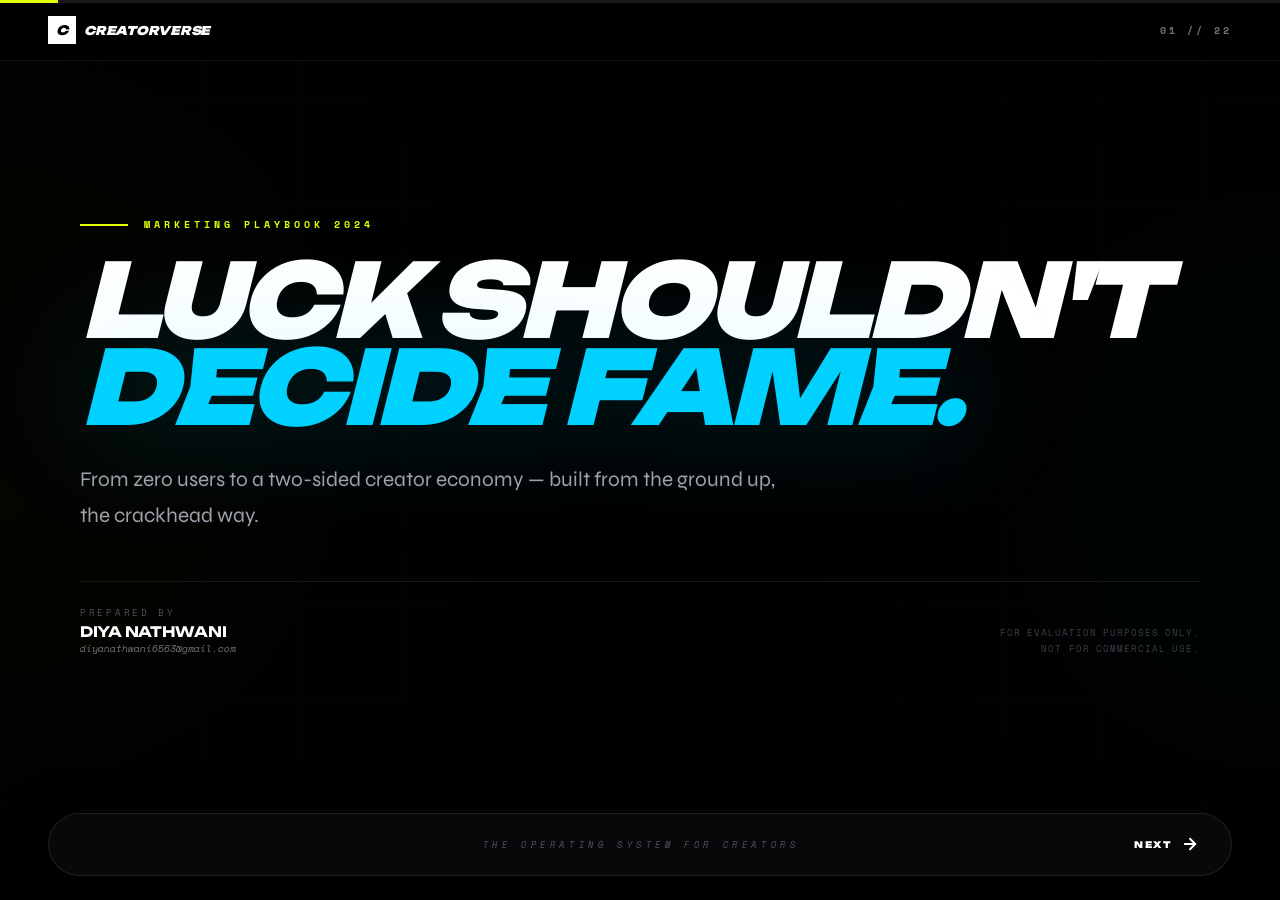
<file: creatorverse_playbook.html>
<!DOCTYPE html>
<html lang="en">
<head>
<meta charset="UTF-8"/>
<meta name="viewport" content="width=device-width, initial-scale=1.0"/>
<title>CreatorVerse — Marketing Playbook</title>
<style>
@import url('https://fonts.googleapis.com/css2?family=Syne:wght@400;500;700;800&family=Space+Mono:ital,wght@0,400;0,700;1,400;1,700&family=Unbounded:wght@300;400;700;900&display=swap');

*,*::before,*::after{box-sizing:border-box;margin:0;padding:0}
:root{
  --lime:#E2FF00;
  --cyan:#00D1FF;
  --z950:#09090b;
  --z900:#18181b;
  --z800:#27272a;
  --z700:#3f3f46;
  --z600:#52525b;
  --z500:#71717a;
  --z400:#a1a1aa;
  --z300:#d4d4d8;
}
html,body{height:100%;overflow:hidden;background:#000;color:#fff;font-family:'Syne',sans-serif}
#app{position:fixed;inset:0;display:flex;flex-direction:column;overflow:hidden}

/* GRID */
.grid-bg{position:absolute;inset:0;z-index:0;pointer-events:none;opacity:.15}

/* PROGRESS */
.progress-bar{position:absolute;top:0;left:0;width:100%;height:3px;background:var(--z900);z-index:50}
.progress-fill{height:100%;background:var(--lime);transition:width .35s ease}

/* HEADER */
header{flex:none;padding:1rem 3rem;display:flex;justify-content:space-between;align-items:center;z-index:40;background:rgba(0,0,0,.75);backdrop-filter:blur(16px);border-bottom:1px solid rgba(255,255,255,.05);position:relative}
.logo{display:flex;align-items:center;gap:.5rem}
.logo-mark{width:28px;height:28px;background:#fff;color:#000;font-weight:900;display:flex;align-items:center;justify-content:center;font-style:italic;font-family:'Unbounded',sans-serif;font-size:13px}
.logo-text{font-family:'Unbounded',sans-serif;font-weight:900;font-size:12px;text-transform:uppercase;letter-spacing:-.02em;font-style:italic}
.slide-counter{font-family:'Space Mono',monospace;font-size:10px;color:var(--z500);text-transform:uppercase;letter-spacing:.3em;font-weight:700}

/* MAIN */
main{flex-grow:1;overflow-y:auto;overflow-x:hidden;position:relative;display:flex;flex-direction:column}
main::-webkit-scrollbar{width:3px}
main::-webkit-scrollbar-thumb{background:var(--z800);border-radius:2px}

/* SLIDES */
.slide{display:none;flex-grow:1;flex-direction:column;animation:fadeUp .4s ease}
.slide.active{display:flex}
@keyframes fadeUp{from{opacity:0;transform:translateY(10px)}to{opacity:1;transform:translateY(0)}}

/* LAYOUTS */
.hero-wrap{flex-grow:1;display:flex;align-items:center;justify-content:center;padding:2.5rem 5rem 8rem}
.content-wrap{padding:2rem 5rem 10rem;max-width:1400px;width:100%;margin:0 auto;flex-grow:1}
.section-tag{font-family:'Space Mono',monospace;font-size:9px;color:var(--lime);text-transform:uppercase;letter-spacing:.6em;font-weight:700;font-style:italic;border-bottom:1px solid rgba(226,255,0,.2);padding-bottom:.4rem;display:inline-block;margin-bottom:.75rem}
.slide-h2{font-family:'Unbounded',sans-serif;font-size:clamp(2rem,4.5vw,4.5rem);font-weight:900;text-transform:uppercase;letter-spacing:-.04em;line-height:.9;font-style:italic;margin-bottom:2rem;color:#fff}
.slide-h2 span{color:var(--cyan)}
.slide-h2 .lime{color:var(--lime)}

/* GRID HELPERS */
.g2{display:grid;grid-template-columns:1fr 1fr;gap:1.5rem;align-items:start}
.g3{display:grid;grid-template-columns:repeat(3,1fr);gap:1rem}
.g4{display:grid;grid-template-columns:repeat(4,1fr);gap:1rem}
.col2{grid-column:span 2}
.col3{grid-column:span 3}
.flex{display:flex;gap:1rem}
.flex-c{display:flex;flex-direction:column;gap:1rem}
.flex-center{display:flex;align-items:center;justify-content:center}
.gap2{gap:2rem}

/* CARDS */
.card{background:var(--z900);border:1px solid var(--z800);padding:1.75rem}
.card-sm{background:var(--z900);border:1px solid var(--z800);padding:1rem 1.25rem;font-size:11px;color:var(--z400);font-style:italic;line-height:1.6}
.card-lime{border-color:rgba(226,255,0,.3)!important}
.card-cyan{border-color:rgba(0,209,255,.3)!important}
.label{font-family:'Space Mono',monospace;font-size:9px;font-weight:700;text-transform:uppercase;letter-spacing:.4em;margin-bottom:.5rem}
.label-lime{color:var(--lime)}
.label-cyan{color:var(--cyan)}
.body-lg{font-size:1.2rem;font-weight:300;font-style:italic;line-height:1.7;color:var(--z400)}
.body-md{font-size:.9rem;color:var(--z400);font-style:italic;line-height:1.7}
.body-sm{font-size:.75rem;color:var(--z500);line-height:1.7}
.bold{font-weight:700}
.white{color:#fff}
.mono{font-family:'Space Mono',monospace}
.italic{font-style:italic}

/* TABLE */
.tbl-wrap{border:1px solid var(--z800);overflow:hidden}
table{width:100%;text-align:left;border-collapse:collapse}
thead tr{background:var(--z950)}
th{padding:.75rem 1rem;border-bottom:1px solid var(--z800);font-family:'Space Mono',monospace;font-size:9px;color:var(--z600);text-transform:uppercase;letter-spacing:.3em}
td{padding:.75rem 1rem;border-bottom:1px solid var(--z800);font-size:11px}
tr:hover td{background:rgba(255,255,255,.02)}
.td-lime{font-family:'Unbounded',sans-serif;font-size:10px;font-weight:900;color:var(--lime);font-style:italic;text-transform:uppercase}
.td-val{color:var(--z400);font-style:italic}
.td-cyan{color:var(--cyan);font-weight:900}
.td-white{color:#fff;font-weight:900;font-style:italic}

/* STEP ROWS */
.step-row{padding:1rem 1.5rem;background:var(--z900);border:1px solid var(--z800);display:flex;align-items:center;gap:1.25rem;transition:border-color .2s}
.step-row:hover{border-color:var(--cyan)}
.step-num{font-family:'Unbounded',sans-serif;font-size:1.5rem;font-weight:900;color:var(--z800);flex-shrink:0;width:2rem}
.step-txt{font-size:11px;font-weight:700;text-transform:uppercase;letter-spacing:.04em}

/* QUOTE BLOCK */
.qblock{padding:1.75rem 2rem;border-left:4px solid var(--lime);background:var(--z900);font-size:1rem;font-weight:700;font-style:italic;color:var(--z300)}
.qblock-cyan{border-color:var(--cyan)}

/* WHITE PANEL */
.white-panel{background:#fff;color:#000;padding:1.75rem}
.white-panel h3{font-family:'Unbounded',sans-serif;font-size:clamp(1.2rem,2.5vw,2rem);font-weight:900;text-transform:uppercase;font-style:italic;letter-spacing:-.04em;line-height:.9;margin-bottom:.75rem}

/* HERO */
.hero-eyebrow{display:flex;align-items:center;gap:1rem;margin-bottom:1.5rem}
.hero-eyebrow-line{height:2px;width:3rem;background:var(--lime)}
.hero-eyebrow-txt{font-family:'Space Mono',monospace;font-size:10px;color:var(--lime);letter-spacing:.4em;text-transform:uppercase;font-weight:700}
.hero-h1{font-family:'Unbounded',sans-serif;font-size:clamp(2.5rem,8vw,8rem);font-weight:900;line-height:.85;letter-spacing:-.05em;text-transform:uppercase;font-style:italic}
.hero-h1 .cyan{color:var(--cyan);filter:drop-shadow(0 0 60px rgba(0,209,255,.2))}
.hero-sub{margin-top:2rem;font-size:clamp(.9rem,1.8vw,1.3rem);color:var(--z400);font-weight:300;line-height:1.7;max-width:700px}
.hero-footer{margin-top:3rem;display:flex;justify-content:space-between;align-items:flex-end;border-top:1px solid var(--z900);padding-top:1.5rem}
.hero-meta-label{font-family:'Space Mono',monospace;font-size:9px;color:var(--z600);text-transform:uppercase;letter-spacing:.3em;margin-bottom:.25rem}
.hero-meta-name{font-family:'Unbounded',sans-serif;font-size:.9rem;font-weight:700;text-transform:uppercase;letter-spacing:-.02em}
.hero-meta-email{font-family:'Space Mono',monospace;font-size:10px;color:var(--z500);font-style:italic}

/* FOOTER NAV */
.footer-nav{position:absolute;bottom:1.5rem;left:0;right:0;z-index:50;padding:0 3rem;pointer-events:none}
.footer-inner{max-width:1200px;margin:0 auto;display:flex;justify-content:space-between;align-items:center;padding:.85rem 1.5rem;border:1px solid rgba(255,255,255,.1);background:rgba(9,9,11,.94);backdrop-filter:blur(24px);border-radius:50px;box-shadow:0 20px 60px rgba(0,0,0,.9);pointer-events:auto}
.nav-btn{background:none;border:none;color:#fff;cursor:pointer;font-family:'Unbounded',sans-serif;font-size:9px;font-weight:900;text-transform:uppercase;letter-spacing:.2em;display:flex;align-items:center;gap:.5rem;transition:color .2s;padding:.5rem}
.nav-btn:hover{color:var(--cyan)}
.nav-btn:disabled{opacity:0;pointer-events:none}
.nav-center{font-family:'Space Mono',monospace;font-size:9px;color:var(--z600);text-transform:uppercase;letter-spacing:.4em;font-style:italic}

/* AMBIENT */
.glow-tr{position:absolute;top:20%;right:-25%;width:600px;height:600px;background:var(--cyan);border-radius:50%;filter:blur(200px);opacity:.03;pointer-events:none;z-index:0}
.glow-bl{position:absolute;bottom:20%;left:-25%;width:600px;height:600px;background:var(--lime);border-radius:50%;filter:blur(200px);opacity:.03;pointer-events:none;z-index:0}

/* === SOCIAL MEDIA ILLUSTRATIONS === */

/* Instagram Post */
.ig-post{background:#0a0a0a;border:1px solid #222;border-radius:12px;overflow:hidden;width:100%;max-width:320px}
.ig-header{display:flex;align-items:center;gap:.6rem;padding:.75rem;border-bottom:1px solid #1a1a1a}
.ig-avatar{width:32px;height:32px;border-radius:50%;background:linear-gradient(135deg,var(--lime),var(--cyan));display:flex;align-items:center;justify-content:center;font-size:12px;font-weight:900;color:#000;flex-shrink:0}
.ig-handle{font-size:11px;font-weight:700}
.ig-handle-sub{font-size:9px;color:#555}
.ig-img{width:100%;aspect-ratio:1;background:var(--z900);display:flex;align-items:center;justify-content:center;position:relative;overflow:hidden}
.ig-actions{padding:.6rem .75rem;display:flex;gap:.75rem;align-items:center}
.ig-actions svg{width:18px;height:18px;stroke:#fff;fill:none;stroke-width:2}
.ig-likes{padding:0 .75rem;font-size:11px;font-weight:700;margin-bottom:.25rem}
.ig-caption{padding:0 .75rem .75rem;font-size:10px;color:#aaa;line-height:1.5}
.ig-caption strong{color:#fff;font-weight:700}
.ig-tag{color:var(--cyan)}

/* Reel card */
.reel-card{background:#0a0a0a;border:1px solid #222;border-radius:12px;overflow:hidden;aspect-ratio:9/16;max-height:320px;position:relative;display:flex;flex-direction:column;justify-content:flex-end}
.reel-bg{position:absolute;inset:0;background:linear-gradient(180deg,transparent 30%,rgba(0,0,0,.9))}
.reel-info{position:relative;z-index:2;padding:.75rem}
.reel-user{display:flex;align-items:center;gap:.5rem;margin-bottom:.5rem}
.reel-ava{width:28px;height:28px;border-radius:50%;border:2px solid #fff}
.reel-name{font-size:11px;font-weight:700}
.reel-btn{font-size:9px;border:1px solid #fff;border-radius:20px;padding:.15rem .4rem;margin-left:.25rem;cursor:pointer}
.reel-caption{font-size:10px;color:#ccc;line-height:1.4;margin-bottom:.4rem}
.reel-tags{font-size:10px;color:var(--cyan)}
.reel-sidebar{position:absolute;right:.5rem;bottom:2rem;display:flex;flex-direction:column;gap:1rem;align-items:center;z-index:2}
.reel-action{display:flex;flex-direction:column;align-items:center;gap:.15rem}
.reel-action svg{width:20px;height:20px;stroke:#fff;fill:none;stroke-width:2}
.reel-action-n{font-size:9px;color:#fff}

/* UGC Card */
.ugc-card{background:var(--z950);border:1px solid var(--z800);border-radius:8px;overflow:hidden;position:relative}
.ugc-tag{position:absolute;top:.5rem;right:.5rem;background:var(--lime);color:#000;font-size:8px;font-weight:900;text-transform:uppercase;padding:.2rem .4rem;letter-spacing:.1em}
.ugc-media{width:100%;aspect-ratio:4/3;background:var(--z900);display:flex;align-items:center;justify-content:center;position:relative;overflow:hidden}
.ugc-footer{padding:.75rem}
.ugc-username{font-size:10px;font-weight:700;color:#fff;margin-bottom:.2rem}
.ugc-txt{font-size:9px;color:var(--z500);line-height:1.5}
.ugc-stats{display:flex;gap:.75rem;margin-top:.4rem}
.ugc-stat{font-size:9px;color:var(--z600);font-family:'Space Mono',monospace}

/* DM Illustration */
.dm-thread{background:#000;border:1px solid #1a1a1a;border-radius:12px;overflow:hidden;max-width:340px}
.dm-header{padding:.75rem;border-bottom:1px solid #1a1a1a;display:flex;align-items:center;gap:.5rem}
.dm-ava{width:28px;height:28px;border-radius:50%;background:linear-gradient(135deg,#833ab4,#fd1d1d,#fcb045)}
.dm-name{font-size:11px;font-weight:700}
.dm-status{font-size:9px;color:#0d0}
.dm-body{padding:.75rem;display:flex;flex-direction:column;gap:.5rem}
.dm-bubble{max-width:80%;padding:.5rem .75rem;border-radius:18px;font-size:10px;line-height:1.5}
.dm-them{background:#1a1a1a;align-self:flex-start;color:#ddd;border-radius:4px 18px 18px 18px}
.dm-us{background:var(--cyan);color:#000;align-self:flex-end;font-weight:700;border-radius:18px 4px 18px 18px}
.dm-time{font-size:8px;color:#333;text-align:center;margin:.25rem 0}

/* LinkedIn Post */
.li-post{background:#0a0a0a;border:1px solid #1a1a1a;border-radius:8px;overflow:hidden;max-width:380px}
.li-header{padding:.75rem;display:flex;gap:.6rem;align-items:flex-start}
.li-ava{width:36px;height:36px;border-radius:50%;background:linear-gradient(135deg,#0077b5,#00a0dc);display:flex;align-items:center;justify-content:center;font-size:14px;font-weight:900;color:#fff;flex-shrink:0}
.li-meta{flex:1}
.li-name{font-size:12px;font-weight:700}
.li-role{font-size:10px;color:#555}
.li-body{padding:0 .75rem .75rem;font-size:11px;color:#aaa;line-height:1.6}
.li-body strong{color:#fff}
.li-engagement{padding:.5rem .75rem;border-top:1px solid #1a1a1a;display:flex;gap:1rem}
.li-eng-item{font-size:10px;color:#555;cursor:pointer}
.li-eng-item:hover{color:#0077b5}

/* Poster Illustration */
.poster{background:#f0ebe0;color:#111;padding:1.5rem;border:3px solid #111;position:relative;font-family:'Unbounded',sans-serif}
.poster::before{content:'';position:absolute;inset:4px;border:1px solid #111;pointer-events:none}
.poster-title{font-size:1.4rem;font-weight:900;text-transform:uppercase;letter-spacing:-.03em;margin-bottom:.75rem;line-height:1}
.poster-body{font-size:.65rem;font-weight:700;text-transform:uppercase;letter-spacing:.05em;line-height:1.8;margin-bottom:1rem;border-top:2px solid #111;border-bottom:2px solid #111;padding:.5rem 0}
.poster-qr{width:50px;height:50px;background:#111;display:flex;align-items:center;justify-content:center}
.poster-footer{display:flex;justify-content:space-between;align-items:flex-end;margin-top:.75rem}
.poster-brand{font-size:.6rem;font-weight:900;text-transform:uppercase;letter-spacing:.1em}

/* Chai cup */
.chai-cup{background:#fff8f0;border:2px solid #e0d5c0;border-radius:4px 4px 8px 8px;padding:1rem;text-align:center;min-height:160px;display:flex;flex-direction:column;justify-content:space-between;position:relative;overflow:hidden}
.chai-cup::before{content:'';position:absolute;top:0;left:0;right:0;height:4px;background:linear-gradient(90deg,var(--lime),var(--cyan))}
.chai-cup-logo{font-family:'Unbounded',sans-serif;font-size:.6rem;font-weight:900;color:#111;text-transform:uppercase;letter-spacing:.1em}
.chai-qr{width:40px;height:40px;background:#111;margin:0 auto}
.chai-cta{font-size:.55rem;font-weight:700;text-transform:uppercase;color:#555;letter-spacing:.08em}

/* Auto sticker */
.auto-sticker{background:#ffcc00;border:3px solid #111;padding:1rem;text-align:center;font-family:'Unbounded',sans-serif}
.auto-sticker-txt{font-size:.65rem;font-weight:900;text-transform:uppercase;line-height:1.5;color:#111;letter-spacing:.02em}
.auto-sticker-qr{width:36px;height:36px;background:#111;margin:.5rem auto 0}

/* Tshirt */
.tshirt-wrap{display:flex;align-items:center;justify-content:center;padding:1.5rem}
.tshirt-svg{width:140px;height:auto}

/* STAT BIG */
.big-stat{font-family:'Unbounded',sans-serif;font-size:clamp(2rem,4vw,3.5rem);font-weight:900;letter-spacing:-.04em;font-style:italic}
.big-stat.lime{color:var(--lime)}
.big-stat.cyan{color:var(--cyan)}

/* PILL */
.pill{display:inline-flex;align-items:center;gap:.4rem;padding:.3rem .75rem;border:1px solid var(--z800);border-radius:20px;font-family:'Space Mono',monospace;font-size:9px;text-transform:uppercase;letter-spacing:.2em;color:var(--z500)}

/* ARROW connector */
.arrow-row{display:flex;align-items:center;gap:0}
.arrow-box{background:var(--z900);border:1px solid var(--z800);padding:.75rem 1rem;font-size:10px;font-weight:700;text-transform:uppercase;flex:1;text-align:center}
.arrow-sep{color:var(--lime);font-size:1.2rem;flex-shrink:0;padding:0 .25rem}

/* CLOSING */
.closing-h2{font-family:'Unbounded',sans-serif;font-size:clamp(2rem,5vw,5.5rem);font-weight:900;line-height:.9;text-transform:uppercase;font-style:italic;letter-spacing:-.04em;color:#fff;max-width:1100px}

/* Animated pulse */
@keyframes pulse{0%,100%{opacity:1;transform:scale(1)}50%{opacity:.5;transform:scale(.85)}}
.pulse{animation:pulse 2.5s ease-in-out infinite}

/* Ticker */
@keyframes ticker{from{transform:translateX(0)}to{transform:translateX(-50%)}}
.ticker-track{white-space:nowrap;display:inline-block;animation:ticker 18s linear infinite}
.ticker-wrap{overflow:hidden;border-top:1px solid var(--z800);border-bottom:1px solid var(--z800);padding:.5rem 0;background:var(--z950)}
.ticker-item{display:inline-flex;align-items:center;gap:.5rem;padding:0 2rem;font-family:'Space Mono',monospace;font-size:10px;color:var(--z600);text-transform:uppercase;letter-spacing:.2em}
.ticker-dot{width:4px;height:4px;background:var(--lime);border-radius:50%;flex-shrink:0}

/* Notification badge */
.notif{background:#ff3b30;border-radius:50%;width:18px;height:18px;display:flex;align-items:center;justify-content:center;font-size:9px;font-weight:900}

/* Phone frame */
.phone-frame{background:#0a0a0a;border:2px solid #222;border-radius:36px;padding:1rem .5rem;width:180px;flex-shrink:0;position:relative}
.phone-notch{width:60px;height:16px;background:#000;border-radius:0 0 12px 12px;margin:0 auto .5rem}
.phone-screen{background:var(--z950);border-radius:24px;overflow:hidden;min-height:280px}
.phone-home{width:40px;height:4px;background:#333;border-radius:2px;margin:.75rem auto 0}

/* Leaderboard */
.lb-row{display:flex;align-items:center;gap:.75rem;padding:.6rem .75rem;border-bottom:1px solid var(--z800)}
.lb-rank{font-family:'Unbounded',sans-serif;font-size:.8rem;font-weight:900;color:var(--z700);width:20px;flex-shrink:0}
.lb-rank.gold{color:#FFD700}
.lb-rank.silver{color:#C0C0C0}
.lb-rank.bronze{color:#CD7F32}
.lb-college{flex:1;font-size:10px;font-weight:700;text-transform:uppercase;letter-spacing:.04em}
.lb-count{font-family:'Space Mono',monospace;font-size:10px;color:var(--cyan);font-weight:700}
.lb-bar{height:3px;background:var(--z800);border-radius:2px;margin-top:.2rem;position:relative}
.lb-bar-fill{height:100%;background:var(--cyan);border-radius:2px}

/* Escrow flow */
.flow-box{background:var(--z950);border:1px solid var(--z800);padding:.75rem 1rem;text-align:center}
.flow-box .step-l{font-family:'Space Mono',monospace;font-size:8px;color:var(--z600);text-transform:uppercase;letter-spacing:.2em;margin-bottom:.25rem}
.flow-box .step-v{font-size:11px;font-weight:700;color:#fff}
.flow-arrow{display:flex;align-items:center;justify-content:center;color:var(--lime);font-size:1.1rem;padding:0 .25rem;flex-shrink:0}

/* Wrapped card */
.wrapped-card{background:linear-gradient(135deg,#1a0533,#0a1a2e);border:1px solid rgba(226,255,0,.2);border-radius:16px;padding:1.5rem;text-align:center;min-height:220px;display:flex;flex-direction:column;justify-content:space-between;position:relative;overflow:hidden}
.wrapped-card::before{content:'';position:absolute;inset:0;background:radial-gradient(circle at 70% 20%,rgba(226,255,0,.08),transparent 60%)}
.wrapped-year{font-family:'Unbounded',sans-serif;font-size:3rem;font-weight:900;color:var(--lime);line-height:1;font-style:italic}
.wrapped-title{font-size:.6rem;font-weight:700;text-transform:uppercase;letter-spacing:.4em;color:var(--z500);margin-top:.25rem}
.wrapped-stat-val{font-family:'Unbounded',sans-serif;font-size:1.2rem;font-weight:900;color:#fff}
.wrapped-stat-label{font-size:.6rem;text-transform:uppercase;letter-spacing:.2em;color:var(--z500)}

/* Rate calculator mock */
.calc-ui{background:var(--z950);border:1px solid var(--z800);border-radius:8px;padding:1.25rem;font-size:11px}
.calc-input{background:var(--z900);border:1px solid var(--z700);padding:.5rem .75rem;color:#fff;font-family:'Space Mono',monospace;font-size:10px;width:100%;margin-bottom:.5rem;outline:none}
.calc-result{background:rgba(226,255,0,.08);border:1px solid rgba(226,255,0,.3);padding:.75rem;margin-top:.75rem;text-align:center}
.calc-amount{font-family:'Unbounded',sans-serif;font-size:1.4rem;font-weight:900;color:var(--lime);font-style:italic}
.calc-label{font-size:9px;text-transform:uppercase;letter-spacing:.2em;color:var(--z500);margin-bottom:.25rem}

/* Billboard */
.billboard{background:#f5f0e8;border:4px solid #222;padding:2rem;text-align:center;position:relative}
.billboard::after{content:'';position:absolute;bottom:-20px;left:50%;transform:translateX(-50%);width:8px;height:20px;background:#555}
.billboard-title{font-family:'Unbounded',sans-serif;font-size:clamp(.9rem,2.5vw,1.6rem);font-weight:900;text-transform:uppercase;color:#111;letter-spacing:-.03em;line-height:1.1}
.billboard-sub{font-size:.7rem;text-transform:uppercase;letter-spacing:.1em;color:#555;margin-top:.5rem}
.billboard-qr-wrap{display:flex;align-items:center;justify-content:center;gap:.75rem;margin-top:.75rem;padding-top:.75rem;border-top:2px solid #111}
.billboard-qr{width:40px;height:40px;background:#111}
.billboard-brand{font-family:'Unbounded',sans-serif;font-size:.65rem;font-weight:900;color:#111;text-transform:uppercase}

/* scroll lock helper */
::-webkit-scrollbar{width:3px}
::-webkit-scrollbar-thumb{background:var(--z800)}

@media(max-width:768px){
  header{padding:.85rem 1.25rem}
  .content-wrap{padding:1.5rem 1.25rem 9rem}
  .hero-wrap{padding:2rem 1.5rem 8rem}
  .g2,.g3,.g4{grid-template-columns:1fr}
  .col2,.col3{grid-column:span 1}
  .footer-nav{padding:0 1rem;bottom:1rem}
  .footer-inner{padding:.65rem 1rem}
  .hero-footer{flex-direction:column;align-items:flex-start;gap:1rem}
  .ig-post,.reel-card,.dm-thread,.li-post{max-width:100%}
}
</style>
</head>
<body>
<div id="app">

<!-- BG GRID -->
<svg class="grid-bg" width="100%" height="100%" xmlns="http://www.w3.org/2000/svg">
  <defs>
    <pattern id="sg" width="20" height="20" patternUnits="userSpaceOnUse">
      <path d="M 20 0 L 0 0 0 20" fill="none" stroke="rgba(255,255,255,0.06)" stroke-width=".5"/>
    </pattern>
    <pattern id="lg" width="100" height="100" patternUnits="userSpaceOnUse">
      <rect width="100" height="100" fill="url(#sg)"/>
      <path d="M 100 0 L 0 0 0 100" fill="none" stroke="rgba(255,255,255,0.1)" stroke-width="1"/>
    </pattern>
  </defs>
  <rect width="100%" height="100%" fill="url(#lg)"/>
</svg>
<div class="glow-tr"></div>
<div class="glow-bl"></div>

<!-- PROGRESS -->
<div class="progress-bar"><div class="progress-fill" id="progress"></div></div>

<!-- HEADER -->
<header>
  <div class="logo">
    <div class="logo-mark">C</div>
    <span class="logo-text">CreatorVerse</span>
  </div>
  <div class="slide-counter" id="counter">01 // 28</div>
</header>

<main id="slides">

<!-- ===== SLIDE 01: HERO ===== -->
<div class="slide active">
  <div class="hero-wrap">
    <div style="width:100%">
      <div class="hero-eyebrow">
        <div class="hero-eyebrow-line"></div>
        <span class="hero-eyebrow-txt">Marketing Playbook 2024</span>
      </div>
      <div class="hero-h1">LUCK SHOULDN'T<br><span class="cyan">DECIDE FAME.</span></div>
      <p class="hero-sub">From zero users to a two-sided creator economy — built from the ground up, the crackhead way.</p>
      <div class="hero-footer">
        <div>
          <div class="hero-meta-label">Prepared by</div>
          <div class="hero-meta-name">Diya Nathwani</div>
          <div class="hero-meta-email">diyanathwani6563@gmail.com</div>
        </div>
        <div style="font-family:'Space Mono',monospace;font-size:9px;color:var(--z700);text-transform:uppercase;letter-spacing:.1em;line-height:1.7;text-align:right">For evaluation purposes only.<br>Not for commercial use.</div>
      </div>
    </div>
  </div>
</div>

<!-- ===== SLIDE 02: THE PROBLEM ===== -->
<div class="slide">
  <div class="content-wrap">
    <div class="section-tag">SECTION 01 — THE PROBLEM</div>
    <h2 class="slide-h2">India Has 80M+ Creators.<br><span>Most Are Invisible.</span></h2>
    <div class="g2 gap2">
      <div class="flex-c">
        <p style="font-size:clamp(1rem,1.8vw,1.5rem);font-weight:500;font-style:italic;line-height:1.4;color:#fff">The creator economy is not broken because talent doesn't exist. It's broken because the infrastructure never got built properly.</p>
        <p class="body-md">Brands are sitting on budgets with no idea where to spend them. Creators produce content every day with no reliable path to income. Deals happen over DMs, WhatsApp chains, hastily typed emails — no structure, no trust, no transparency.</p>
        <!-- Visual: broken pipe illustration -->
        <div style="background:var(--z950);border:1px solid var(--z800);padding:1.25rem;margin-top:.5rem">
          <div style="display:flex;align-items:center;gap:1rem;margin-bottom:.75rem">
            <div style="flex:1;height:6px;background:linear-gradient(90deg,#4ade80,#4ade80 40%,transparent 40%);border-radius:3px;position:relative">
              <div style="position:absolute;right:30%;top:-6px;font-size:14px">💸</div>
            </div>
            <div style="width:8px;height:8px;background:#ef4444;border-radius:50%;flex-shrink:0"></div>
            <div style="flex:.6;height:6px;background:linear-gradient(90deg,transparent,#ef4444 60%);border-radius:3px"></div>
          </div>
          <div style="font-family:'Space Mono',monospace;font-size:8px;color:var(--z600);text-transform:uppercase;letter-spacing:.3em">Creator → [broken pipe] → Brand</div>
        </div>
      </div>
      <div class="flex-c">
        <div class="card card-cyan">
          <div class="label label-cyan">The core insight</div>
          <p class="qblock qblock-cyan" style="padding:.75rem 0 0 1rem;border-width:3px;">"The problem is not a lack of talent. The problem is a broken infrastructure."</p>
        </div>
        <div class="card-sm">💡 <strong style="color:#fff">Creator Side:</strong> Unclear pricing, no contracts, payment delays, no visibility into brand deals.</div>
        <div class="card-sm">📊 <strong style="color:#fff">Brand Side:</strong> Fake followers, no ROI data, scattered communication, no way to verify authenticity.</div>
        <div class="card-sm">🎲 <strong style="color:#fff">The system:</strong> Deals close on gut feel, not data. Discovery is accidental, not structured.</div>
      </div>
    </div>
  </div>
</div>

<!-- ===== SLIDE 03: THE GAP ===== -->
<div class="slide">
  <div class="content-wrap">
    <div class="section-tag">SECTION 01 — THE PROBLEM</div>
    <h2 class="slide-h2">The Gap <span>CreatorVerse Fills.</span></h2>
    <div class="flex-c">
      <div class="white-panel">
        <h3>"This is the exact gap CreatorVerse is built to fill."</h3>
        <p style="font-size:.9rem;font-weight:700;text-transform:uppercase;line-height:1.6">Not just another marketplace — a structured, end-to-end OS for creator-brand collaboration. From discovery to deal to payment, in one place.</p>
      </div>
      <!-- Visual: flow arrows -->
      <div class="arrow-row" style="flex-wrap:wrap;gap:.25rem">
        <div class="arrow-box" style="background:rgba(226,255,0,.07);border-color:rgba(226,255,0,.3);color:var(--lime)">Creator signs up</div>
        <div class="arrow-sep">→</div>
        <div class="arrow-box">Profile verified</div>
        <div class="arrow-sep">→</div>
        <div class="arrow-box">Brand discovers</div>
        <div class="arrow-sep">→</div>
        <div class="arrow-box">Contract auto-drafted</div>
        <div class="arrow-sep">→</div>
        <div class="arrow-box" style="background:rgba(0,209,255,.07);border-color:rgba(0,209,255,.3);color:var(--cyan)">Escrow pays out</div>
      </div>
      <!-- Three pillar icons -->
      <div class="g3">
        <div class="card flex-center" style="flex-direction:column;gap:.75rem;text-align:center;padding:2rem">
          <svg width="28" height="28" viewBox="0 0 24 24" fill="none" stroke="var(--cyan)" stroke-width="2" stroke-linecap="round" stroke-linejoin="round"><circle cx="11" cy="11" r="8"/><path d="m21 21-4.35-4.35"/></svg>
          <span style="font-size:9px;font-weight:900;text-transform:uppercase;letter-spacing:.3em;font-family:'Space Mono',monospace">Discovery</span>
        </div>
        <div class="card flex-center" style="flex-direction:column;gap:.75rem;text-align:center;padding:2rem">
          <svg width="28" height="28" viewBox="0 0 24 24" fill="none" stroke="var(--lime)" stroke-width="2" stroke-linecap="round" stroke-linejoin="round"><path d="M14.5 2H6a2 2 0 0 0-2 2v16a2 2 0 0 0 2 2h12a2 2 0 0 0 2-2V7.5L14.5 2z"/><polyline points="14 2 14 8 20 8"/><path d="m9 15 2 2 4-4"/></svg>
          <span style="font-size:9px;font-weight:900;text-transform:uppercase;letter-spacing:.3em;font-family:'Space Mono',monospace">Deal Flow</span>
        </div>
        <div class="card flex-center" style="flex-direction:column;gap:.75rem;text-align:center;padding:2rem">
          <svg width="28" height="28" viewBox="0 0 24 24" fill="none" stroke="var(--cyan)" stroke-width="2" stroke-linecap="round" stroke-linejoin="round"><rect x="3" y="11" width="18" height="11" rx="2" ry="2"/><path d="M7 11V7a5 5 0 0 1 10 0v4"/></svg>
          <span style="font-size:9px;font-weight:900;text-transform:uppercase;letter-spacing:.3em;font-family:'Space Mono',monospace">Secure Payment</span>
        </div>
      </div>
    </div>
  </div>
</div>

<!-- ===== SLIDE 04: PLATFORM FEATURES ===== -->
<div class="slide">
  <div class="content-wrap">
    <div class="section-tag">SECTION 02 — THE PLATFORM</div>
    <h2 class="slide-h2">What is <span>CreatorVerse?</span></h2>
    <p class="body-lg" style="margin-bottom:1.25rem;max-width:700px">Replace the chaos of DMs, Excel sheets, and verbal agreements with a clean, transparent workflow that works for both sides.</p>
    <div class="tbl-wrap">
      <table>
        <thead><tr><th>Feature</th><th>What It Solves</th></tr></thead>
        <tbody>
          <tr><td class="td-lime">Smart Discovery</td><td class="td-val">AI-powered search — niche, platform, audience size, engagement rate. No guesswork, no fake follower anxiety.</td></tr>
          <tr><td class="td-lime">Verified Profiles</td><td class="td-val">API-connected data from Instagram and YouTube. Live stats, not screenshots.</td></tr>
          <tr><td class="td-lime">Auto-Contracts</td><td class="td-val">Deliverables, timelines, and revision rounds locked before work begins. Legal clarity in under 60 seconds.</td></tr>
          <tr><td class="td-lime">Smart Escrow</td><td class="td-val">Funds locked at contract sign. Auto-released on approval. Creators get paid. Brands get quality.</td></tr>
          <tr><td class="td-lime">Unified Workspace</td><td class="td-val">Briefs, approvals, communication, campaign tracking — all in one dashboard. No more 47-tab chaos.</td></tr>
        </tbody>
      </table>
    </div>
  </div>
</div>

<!-- ===== SLIDE 05: SMART ESCROW VISUAL ===== -->
<div class="slide">
  <div class="content-wrap">
    <div class="section-tag">SECTION 02 — THE PLATFORM</div>
    <h2 class="slide-h2">Smart Escrow:<br><span>How Money Moves.</span></h2>
    <div class="g2 gap2" style="align-items:center">
      <div class="flex-c">
        <p class="body-md" style="margin-bottom:1rem">Every payment locked at contract sign. Auto-released when the deliverable is approved. No trust required — the system is the trust.</p>
        <!-- Escrow flow visual -->
        <div class="flex-c" style="gap:.5rem">
          <div style="display:flex;align-items:stretch;gap:.25rem">
            <div class="flow-box" style="flex:1"><div class="step-l">1. Brand</div><div class="step-v">Pays into escrow</div></div>
            <div class="flow-arrow">→</div>
            <div class="flow-box" style="flex:1;background:rgba(226,255,0,.05);border-color:rgba(226,255,0,.3)"><div class="step-l">2. Locked</div><div class="step-v" style="color:var(--lime)">CreatorVerse holds</div></div>
            <div class="flow-arrow">→</div>
            <div class="flow-box" style="flex:1"><div class="step-l">3. Creator</div><div class="step-v">Delivers content</div></div>
          </div>
          <div style="display:flex;align-items:stretch;gap:.25rem">
            <div class="flow-box" style="flex:1"><div class="step-l">6. Done</div><div class="step-v" style="color:var(--cyan)">Case study created</div></div>
            <div class="flow-arrow">←</div>
            <div class="flow-box" style="flex:1;background:rgba(0,209,255,.05);border-color:rgba(0,209,255,.3)"><div class="step-l">5. Released</div><div class="step-v" style="color:var(--cyan)">Creator gets paid</div></div>
            <div class="flow-arrow">←</div>
            <div class="flow-box" style="flex:1"><div class="step-l">4. Brand</div><div class="step-v">Approves</div></div>
          </div>
        </div>
        <div style="background:var(--z950);border:1px solid var(--z800);padding:1rem;margin-top:.5rem">
          <p class="body-sm italic">"Creators get paid. Brands get quality. Both sleep at night." — No DMs. No chasing invoices. No trust required.</p>
        </div>
      </div>
      <!-- Phone mockup with escrow UI -->
      <div class="flex-center">
        <div class="phone-frame">
          <div class="phone-notch"></div>
          <div class="phone-screen" style="padding:.75rem">
            <div style="font-size:9px;font-weight:900;text-transform:uppercase;color:var(--lime);letter-spacing:.2em;margin-bottom:.5rem">Payment Status</div>
            <div style="background:var(--z900);border-radius:8px;padding:.6rem;margin-bottom:.4rem">
              <div style="font-size:9px;color:var(--z500);margin-bottom:.2rem">Campaign</div>
              <div style="font-size:11px;font-weight:700">Chai Republic × @priya.creates</div>
              <div style="font-size:9px;color:var(--z500);margin-top:.25rem">3 Reels · ₹18,000</div>
            </div>
            <div style="background:rgba(226,255,0,.1);border:1px solid rgba(226,255,0,.3);border-radius:6px;padding:.5rem;text-align:center;margin-bottom:.4rem">
              <div style="font-size:8px;color:var(--lime);text-transform:uppercase;font-weight:700">🔒 In Escrow</div>
              <div style="font-family:'Unbounded',sans-serif;font-size:1rem;font-weight:900;color:var(--lime)">₹18,000</div>
            </div>
            <div style="display:flex;gap:.25rem">
              <div style="flex:1;background:var(--z900);border-radius:4px;padding:.4rem;text-align:center;font-size:8px;color:var(--z500)">✓ Contract<br><span style="color:#4ade80">Signed</span></div>
              <div style="flex:1;background:var(--z900);border-radius:4px;padding:.4rem;text-align:center;font-size:8px;color:var(--z500)">📤 Delivery<br><span style="color:var(--lime)">Pending</span></div>
              <div style="flex:1;background:var(--z900);border-radius:4px;padding:.4rem;text-align:center;font-size:8px;color:var(--z500)">💰 Payout<br><span style="color:var(--z700)">Locked</span></div>
            </div>
          </div>
          <div class="phone-home"></div>
        </div>
      </div>
    </div>
  </div>
</div>

<!-- ===== SLIDE 06: GTM STRATEGY ===== -->
<div class="slide">
  <div class="content-wrap">
    <div class="section-tag">SECTION 03 — GTM STRATEGY</div>
    <h2 class="slide-h2">The Growth <span>Sequence.</span></h2>
    <p class="body-md" style="max-width:700px;margin-bottom:1.25rem">Most platforms try to onboard everyone at once and wonder why neither side shows up. CreatorVerse grows in sequence — each step builds credibility for the next.</p>
    <div class="flex-c" style="gap:.35rem">
      <div class="step-row"><span class="step-num">1</span><p class="step-txt">Student Creators — The loudest, most competitive, most FOMO-driven segment. They come in fast.</p></div>
      <div class="step-row"><span class="step-num">2</span><p class="step-txt">Local Creators & Micro-Influencers — Under-monetized, hungry for structure, easy early wins.</p></div>
      <div class="step-row"><span class="step-num">3</span><p class="step-txt">Mid-Tier Creators (10k–200k) — Come once they see real deals happening on the platform.</p></div>
      <div class="step-row"><span class="step-num">4</span><p class="step-txt">High-Value Creators (selective) — Onboarded with white-glove attention. Not spammed, invited.</p></div>
      <div class="step-row"><span class="step-num">5</span><p class="step-txt">Brands — Arrive when there's a curated, verified creator pool waiting for them.</p></div>
    </div>
    <p style="font-family:'Space Mono',monospace;font-size:9px;color:var(--z600);text-transform:uppercase;letter-spacing:.5em;text-align:center;margin-top:1.25rem">Supply-side dominance first → then monetization.</p>
  </div>
</div>

<!-- ===== SLIDE 07: FIND THE FACES HERO ===== -->
<div class="slide">
  <div class="content-wrap">
    <div class="section-tag">SECTION 04 — PHASE ONE</div>
    <h2 class="slide-h2">FIND <span>THE FACES</span></h2>
    <div class="g2 gap2">
      <div class="flex-c">
        <p style="font-size:clamp(1rem,1.8vw,1.4rem);font-weight:900;text-transform:uppercase;font-style:italic;line-height:1;letter-spacing:-.03em;color:#fff">A Nationwide Campus Creator Hunt.<br><span style="color:var(--cyan)">Powered by CreatorVerse.</span></p>
        <p class="body-md">India's campuses produce more undiscovered talent per square kilometre than anywhere else. Dancers never seen beyond their college auditorium. Comedians performing for 50 friends. Musicians who sound like albums but look like attendance registers.</p>
        <div style="background:var(--lime);padding:1.25rem;color:#000;font-family:'Unbounded',sans-serif;font-size:clamp(.85rem,1.5vw,1.2rem);font-weight:900;text-transform:uppercase;font-style:italic;line-height:1.2">"India is looking for its next 1,000 faces — and we're starting at your college."</div>
      </div>
      <div class="flex-c">
        <div class="card card-cyan"><div class="label label-cyan">Behavioral Shift</div><p class="body-sm italic">Private talent → Public discovery → Social competition → Platform registration.</p></div>
        <div class="card"><div class="label label-lime">Why Students</div><p class="body-sm italic">They respond to identity, FOMO, peer competition, and visible recognition — not feature lists.</p></div>
        <div class="card"><div class="label" style="color:var(--z400)">ROI Logic</div><p class="body-sm italic">Cost per creator: ₹5–₹30 via campus vs ₹200–₹800 via paid ads. Zero comparison.</p></div>
      </div>
    </div>
  </div>
</div>

<!-- ===== SLIDE 08: CAMPUS LEADERBOARD VISUAL ===== -->
<div class="slide">
  <div class="content-wrap">
    <div class="section-tag">PHASE 1 — IDEA 1</div>
    <h2 class="slide-h2">The Campus <span>Leaderboard.</span><br><span class="lime" style="font-size:60%">FOMO as Infrastructure.</span></h2>
    <div class="g2 gap2" style="align-items:start">
      <div class="flex-c">
        <p class="body-md">Launch a live digital scoreboard: colleges ranked by number of registered creators. Update in real time. Broadcast on the CreatorVerse Instagram story every day.</p>
        <p class="body-sm italic" style="margin-top:.5rem">The moment one college sees another pulling ahead — the group chats go insane. Campus pride does the distribution. Zero paid ads.</p>
        <div style="display:flex;gap:1rem;margin-top:.75rem">
          <div class="card" style="flex:1;text-align:center;padding:1.25rem">
            <div class="big-stat cyan">200–800</div>
            <div style="font-size:9px;text-transform:uppercase;letter-spacing:.2em;color:var(--z500);margin-top:.25rem;font-family:'Space Mono',monospace">organic shares/college<br>in 48 hrs</div>
          </div>
          <div class="card" style="flex:1;text-align:center;padding:1.25rem">
            <div class="big-stat lime">₹0</div>
            <div style="font-size:9px;text-transform:uppercase;letter-spacing:.2em;color:var(--z500);margin-top:.25rem;font-family:'Space Mono',monospace">paid distribution cost</div>
          </div>
        </div>
        <!-- IG Story mock -->
        <div style="background:#0a0a0a;border:1px solid #222;border-radius:12px;overflow:hidden;padding:.75rem">
          <div style="font-size:9px;color:var(--z600);font-family:'Space Mono',monospace;text-transform:uppercase;letter-spacing:.2em;margin-bottom:.5rem">@creatorverse · Instagram Story</div>
          <div style="background:linear-gradient(135deg,#1a0533,#002244);border-radius:8px;padding:1rem">
            <div style="font-family:'Unbounded',sans-serif;font-size:.7rem;font-weight:900;text-transform:uppercase;color:var(--lime);letter-spacing:.1em;margin-bottom:.5rem">🏆 CAMPUS LEADERBOARD — LIVE</div>
            <div style="font-size:9px;color:var(--z400);margin-bottom:.5rem;font-style:italic">Updated every 6 hours · Join now →</div>
            <div class="lb-row" style="border-radius:4px 4px 0 0"><span class="lb-rank gold">1</span><div class="lb-college" style="color:#fff">BITS Pilani<div class="lb-bar"><div class="lb-bar-fill" style="width:95%"></div></div></div><span class="lb-count">412</span></div>
            <div class="lb-row"><span class="lb-rank silver">2</span><div class="lb-college">IIT Bombay<div class="lb-bar"><div class="lb-bar-fill" style="width:78%"></div></div></div><span class="lb-count">321</span></div>
            <div class="lb-row"><span class="lb-rank bronze">3</span><div class="lb-college">Symbiosis Pune<div class="lb-bar"><div class="lb-bar-fill" style="width:64%"></div></div></div><span class="lb-count">263</span></div>
            <div class="lb-row"><span class="lb-rank">4</span><div class="lb-college">Manipal Institute<div class="lb-bar"><div class="lb-bar-fill" style="width:51%"></div></div></div><span class="lb-count">210</span></div>
            <div style="text-align:center;margin-top:.5rem;font-size:9px;color:var(--cyan);font-weight:700;cursor:pointer">Your college isn't here yet. Register now →</div>
          </div>
        </div>
      </div>
      <!-- Phone with IG notification -->
      <div class="flex-c" style="align-items:center;gap:1rem">
        <div class="phone-frame" style="width:200px">
          <div class="phone-notch"></div>
          <div class="phone-screen">
            <!-- IG notification -->
            <div style="background:#000;padding:.5rem;border-bottom:1px solid #1a1a1a">
              <div style="display:flex;align-items:center;gap:.4rem;padding:.3rem">
                <div style="width:28px;height:28px;border-radius:50%;background:linear-gradient(135deg,#f09433,#e6683c,#dc2743,#cc2366,#bc1888);flex-shrink:0"></div>
                <div style="font-size:9px;line-height:1.4"><strong>creatorverse</strong> started following this story</div>
              </div>
            </div>
            <!-- IG story frame -->
            <div style="background:linear-gradient(135deg,#1a0533,#002244);padding:.75rem;min-height:180px;position:relative">
              <div style="position:absolute;top:.4rem;left:.4rem;right:.4rem;height:3px;background:rgba(255,255,255,.2);border-radius:2px">
                <div style="height:100%;width:60%;background:#fff;border-radius:2px"></div>
              </div>
              <div style="margin-top:.75rem">
                <div style="font-family:'Unbounded',sans-serif;font-size:.6rem;font-weight:900;color:var(--lime);margin-bottom:.25rem">CAMPUS LEADERBOARD</div>
                <div style="font-size:.55rem;color:var(--z300);margin-bottom:.5rem;font-style:italic">Does your college rank?</div>
                <div style="background:rgba(255,255,255,.08);border-radius:6px;padding:.4rem">
                  <div style="font-size:.55rem;color:#FFD700;font-weight:700">🥇 BITS Pilani — 412</div>
                  <div style="font-size:.55rem;color:#C0C0C0">🥈 IIT Bombay — 321</div>
                  <div style="font-size:.55rem;color:#CD7F32">🥉 Symbiosis — 263</div>
                </div>
                <div style="margin-top:.5rem;background:var(--lime);border-radius:20px;padding:.25rem .5rem;font-size:.55rem;font-weight:900;color:#000;text-align:center;display:inline-block">REGISTER YOUR COLLEGE →</div>
              </div>
            </div>
            <div style="background:#000;padding:.5rem;display:flex;gap:.5rem;justify-content:center">
              <div style="font-size:8px;color:var(--z500)">💬 Send message</div>
            </div>
          </div>
          <div class="phone-home"></div>
        </div>
        <div class="card" style="max-width:200px;padding:1rem">
          <p class="body-sm italic">"The moment their WhatsApp group chat blows up, you've won."</p>
        </div>
      </div>
    </div>
  </div>
</div>

<!-- ===== SLIDE 09: MISSING POSTER ===== -->
<div class="slide">
  <div class="content-wrap">
    <div class="section-tag">PHASE 1 — IDEA 2</div>
    <h2 class="slide-h2">The Face Poster <span>Drops.</span><br><span class="lime" style="font-size:60%">Guerrilla. Make it Eerie.</span></h2>
    <div class="g2 gap2" style="align-items:start">
      <div class="flex-c">
        <p class="body-md">Two weeks before launch, paste black-and-white "MISSING" style posters across campuses. No brand explanation. Just intrigue. The QR does the talking.</p>
        <div class="flex-c" style="gap:.5rem;margin-top:.5rem">
          <div class="card-sm">📍 Print shops, canteen walls, hostel corridors, toilet doors — highest dwell time.</div>
          <div class="card-sm">💰 Cost per college: ₹300–₹600 in print. Expected scans: 150–400 per campus.</div>
          <div class="card-sm">❓ No brand explanation on the poster. Just intrigue. The QR does the talking.</div>
        </div>
        <!-- WhatsApp thread showing viral spread -->
        <div style="background:#0a0a0a;border:1px solid #1a1a1a;border-radius:12px;overflow:hidden;margin-top:.75rem">
          <div style="background:#075e54;padding:.5rem .75rem;font-size:9px;font-weight:700;color:#fff;display:flex;align-items:center;gap:.4rem">
            <svg width="12" height="12" viewBox="0 0 24 24" fill="#fff"><path d="M17.472 14.382c-.297-.149-1.758-.867-2.03-.967-.273-.099-.471-.148-.67.15-.197.297-.767.966-.94 1.164-.173.199-.347.223-.644.075-.297-.15-1.255-.463-2.39-1.475-.883-.788-1.48-1.761-1.653-2.059-.173-.297-.018-.458.13-.606.134-.133.298-.347.446-.52.149-.174.198-.298.298-.497.099-.198.05-.371-.025-.52-.075-.149-.669-1.612-.916-2.207-.242-.579-.487-.5-.669-.51-.173-.008-.371-.01-.57-.01-.198 0-.52.074-.792.372-.272.297-1.04 1.016-1.04 2.479 0 1.462 1.065 2.875 1.213 3.074.149.198 2.096 3.2 5.077 4.487.709.306 1.262.489 1.694.625.712.227 1.36.195 1.871.118.571-.085 1.758-.719 2.006-1.413.248-.694.248-1.289.173-1.413-.074-.124-.272-.198-.57-.347m-5.421 7.403h-.004a9.87 9.87 0 01-5.031-1.378l-.361-.214-3.741.982.998-3.648-.235-.374a9.86 9.86 0 01-1.51-5.26c.001-5.45 4.436-9.884 9.888-9.884 2.64 0 5.122 1.03 6.988 2.898a9.825 9.825 0 012.893 6.994c-.003 5.45-4.437 9.884-9.885 9.884"/></svg>
            BITS Pilani Creatives 🎨
          </div>
          <div style="background:#e5ddd5;padding:.5rem">
            <div style="background:#fff;border-radius:4px 8px 8px 4px;padding:.4rem .6rem;max-width:80%;margin-bottom:.3rem;font-size:9px;line-height:1.5">
              bro there's this super weird poster on the canteen wall 😭 "THIS CAMPUS HAS UNDISCOVERED TALENT" and it's in missing person style??
            </div>
            <div style="background:#fff;border-radius:4px 8px 8px 4px;padding:.4rem .6rem;max-width:75%;margin-bottom:.3rem;font-size:9px;line-height:1.5">
              WHAT 😭 send photo
            </div>
            <div style="background:#dcf8c6;border-radius:8px 4px 4px 8px;padding:.4rem .6rem;max-width:80%;margin-left:auto;margin-bottom:.3rem;font-size:9px;line-height:1.5">
              scanned the qr. it's a creator platform called creatorverse. kinda genius ngl
            </div>
            <div style="background:#fff;border-radius:4px 8px 8px 4px;padding:.4rem .6rem;max-width:70%;font-size:9px;line-height:1.5">
              bro i'm registering rn 🔥
            </div>
          </div>
        </div>
      </div>
      <!-- Poster illustration -->
      <div class="flex-c" style="align-items:center;gap:1.25rem">
        <div class="poster" style="max-width:260px">
          <div class="poster-title">MISSING</div>
          <div class="poster-body">
            THIS CAMPUS HAS<br>UNDISCOVERED TALENT.<br><br>
            WE'RE LOOKING<br>FOR THEM.
          </div>
          <div class="poster-footer">
            <div>
              <div class="poster-qr">
                <svg width="34" height="34" viewBox="0 0 34 34"><rect x="2" y="2" width="12" height="12" fill="#fff"/><rect x="3" y="3" width="10" height="10" fill="#000"/><rect x="5" y="5" width="6" height="6" fill="#fff"/><rect x="20" y="2" width="12" height="12" fill="#fff"/><rect x="21" y="3" width="10" height="10" fill="#000"/><rect x="23" y="5" width="6" height="6" fill="#fff"/><rect x="2" y="20" width="12" height="12" fill="#fff"/><rect x="3" y="21" width="10" height="10" fill="#000"/><rect x="5" y="23" width="6" height="6" fill="#fff"/><rect x="16" y="16" width="4" height="4" fill="#000"/><rect x="22" y="16" width="4" height="4" fill="#000"/><rect x="16" y="22" width="6" height="6" fill="#000"/><rect x="24" y="24" width="8" height="8" fill="#000"/></svg>
              </div>
              <div style="font-size:.5rem;font-weight:900;text-transform:uppercase;letter-spacing:.1em;margin-top:.3rem">Scan. Register. Be Found.</div>
            </div>
            <div class="poster-brand">Creator<br>Verse</div>
          </div>
        </div>
        <div class="card" style="max-width:260px;padding:1rem;font-size:10px;font-style:italic;color:var(--z400)">
          Hostel noticeboards, toilet doors, canteen walls. Cost per campus: <strong style="color:var(--lime)">₹300–₹600</strong>. Expected scans: <strong style="color:var(--cyan)">150–400</strong>.
        </div>
      </div>
    </div>
  </div>
</div>

<!-- ===== SLIDE 10: 15-SECOND TALENT DROP + UGC ===== -->
<div class="slide">
  <div class="content-wrap">
    <div class="section-tag">PHASE 1 — IDEA 3</div>
    <h2 class="slide-h2">15-Second <span>Talent Drop.</span><br><span class="lime" style="font-size:55%">UGC That Distributes Itself.</span></h2>
    <div class="g2 gap2">
      <div class="flex-c">
        <p class="body-md">Post a 15-second clip of your talent with #FindTheFaces. Best ones featured as "Spotted Faces" on the CreatorVerse page. Not a branded hashtag campaign — a talent hunt that students are proud to be part of.</p>
        <div class="flex-c" style="gap:.5rem;margin-top:.5rem">
          <div class="card-sm">🎯 Each UGC post is a distribution event — their followers see it, curiosity spreads.</div>
          <div class="card-sm">🎯 Target: <strong style="color:var(--cyan)">500+ organic UGC posts</strong> in Week 1.</div>
        </div>
        <!-- UGC stats panel -->
        <div class="g2" style="gap:.75rem;margin-top:.5rem">
          <div class="card" style="text-align:center;padding:1rem">
            <div class="big-stat cyan" style="font-size:2rem">500+</div>
            <div style="font-size:8px;text-transform:uppercase;color:var(--z500);letter-spacing:.2em;font-family:'Space Mono',monospace;margin-top:.2rem">UGC posts · Week 1</div>
          </div>
          <div class="card" style="text-align:center;padding:1rem">
            <div class="big-stat lime" style="font-size:2rem">3.5x</div>
            <div style="font-size:8px;text-transform:uppercase;color:var(--z500);letter-spacing:.2em;font-family:'Space Mono',monospace;margin-top:.2rem">avg viral coefficient</div>
          </div>
        </div>
      </div>
      <!-- UGC posts grid -->
      <div class="flex-c" style="gap:.75rem">
        <!-- Reel 1 -->
        <div class="reel-card" style="border-radius:12px;background:linear-gradient(180deg,#1a0a2e,#0a1a2e)">
          <div class="reel-bg"></div>
          <!-- Play icon watermark -->
          <div style="position:absolute;top:50%;left:50%;transform:translate(-50%,-80%)">
            <div style="width:44px;height:44px;background:rgba(255,255,255,.2);border-radius:50%;display:flex;align-items:center;justify-content:center;backdrop-filter:blur(4px)">
              <svg width="18" height="18" viewBox="0 0 24 24" fill="#fff"><polygon points="5 3 19 12 5 21 5 3"/></svg>
            </div>
          </div>
          <div style="position:absolute;top:.75rem;left:.75rem;background:var(--lime);color:#000;font-size:8px;font-weight:900;padding:.2rem .4rem;border-radius:2px;text-transform:uppercase">🎵 Dance</div>
          <div class="reel-info">
            <div class="reel-user">
              <div class="reel-ava" style="background:linear-gradient(135deg,#f09433,#e6683c)"></div>
              <span class="reel-name">@aisha.moves</span>
              <span class="reel-btn">Follow</span>
            </div>
            <div class="reel-caption">my 2am practice finally got recognized 😭🔥 <span class="reel-tags">#FindTheFaces #CreatorVerse</span></div>
          </div>
          <div class="reel-sidebar">
            <div class="reel-action"><svg viewBox="0 0 24 24"><path d="M20.84 4.61a5.5 5.5 0 0 0-7.78 0L12 5.67l-1.06-1.06a5.5 5.5 0 0 0-7.78 7.78l1.06 1.06L12 21.23l7.78-7.78 1.06-1.06a5.5 5.5 0 0 0 0-7.78z"/></svg><span class="reel-action-n">14.2k</span></div>
            <div class="reel-action"><svg viewBox="0 0 24 24"><path d="M21 15a2 2 0 0 1-2 2H7l-4 4V5a2 2 0 0 1 2-2h14a2 2 0 0 1 2 2z"/></svg><span class="reel-action-n">892</span></div>
            <div class="reel-action"><svg viewBox="0 0 24 24"><circle cx="18" cy="5" r="3"/><circle cx="6" cy="12" r="3"/><circle cx="18" cy="19" r="3"/><line x1="8.59" y1="13.51" x2="15.42" y2="17.49"/><line x1="15.41" y1="6.51" x2="8.59" y2="10.49"/></svg><span class="reel-action-n">3.1k</span></div>
          </div>
        </div>
        <!-- Reel 2 -->
        <div class="reel-card" style="border-radius:12px;background:linear-gradient(180deg,#0a2e1a,#1a1a0a)">
          <div class="reel-bg"></div>
          <div style="position:absolute;top:.75rem;left:.75rem;background:var(--cyan);color:#000;font-size:8px;font-weight:900;padding:.2rem .4rem;border-radius:2px;text-transform:uppercase">🎤 Comedy</div>
          <div style="position:absolute;top:50%;left:50%;transform:translate(-50%,-80%)">
            <div style="width:44px;height:44px;background:rgba(255,255,255,.2);border-radius:50%;display:flex;align-items:center;justify-content:center">
              <svg width="18" height="18" viewBox="0 0 24 24" fill="#fff"><polygon points="5 3 19 12 5 21 5 3"/></svg>
            </div>
          </div>
          <div class="reel-info">
            <div class="reel-user">
              <div class="reel-ava" style="background:linear-gradient(135deg,#0077b5,#00a0dc)"></div>
              <span class="reel-name">@rohan.comedy</span>
              <span class="reel-btn">Follow</span>
            </div>
            <div class="reel-caption">college auditorium → this app → brand deal? let's see 🤷 <span class="reel-tags">#FindTheFaces</span></div>
          </div>
          <div class="reel-sidebar">
            <div class="reel-action"><svg viewBox="0 0 24 24"><path d="M20.84 4.61a5.5 5.5 0 0 0-7.78 0L12 5.67l-1.06-1.06a5.5 5.5 0 0 0-7.78 7.78l1.06 1.06L12 21.23l7.78-7.78 1.06-1.06a5.5 5.5 0 0 0 0-7.78z"/></svg><span class="reel-action-n">8.7k</span></div>
            <div class="reel-action"><svg viewBox="0 0 24 24"><path d="M21 15a2 2 0 0 1-2 2H7l-4 4V5a2 2 0 0 1 2-2h14a2 2 0 0 1 2 2z"/></svg><span class="reel-action-n">441</span></div>
            <div class="reel-action"><svg viewBox="0 0 24 24"><circle cx="18" cy="5" r="3"/><circle cx="6" cy="12" r="3"/><circle cx="18" cy="19" r="3"/><line x1="8.59" y1="13.51" x2="15.42" y2="17.49"/><line x1="15.41" y1="6.51" x2="8.59" y2="10.49"/></svg><span class="reel-action-n">1.8k</span></div>
          </div>
        </div>
      </div>
    </div>
  </div>
</div>

<!-- ===== SLIDE 11: HYPER LOCAL — AUTO + CHAI ===== -->
<div class="slide">
  <div class="content-wrap">
    <div class="section-tag">PHASE 1 — IDEAS 5 & 6</div>
    <h2 class="slide-h2">Hyper-Local <span>Zero Budget.</span></h2>
    <div class="g2 gap2">
      <div class="flex-c gap2">
        <!-- Auto-rickshaw -->
        <div class="card" style="padding:1.5rem">
          <div class="label label-lime" style="margin-bottom:.75rem">5. Auto-Rickshaw Media Network</div>
          <p class="body-sm italic" style="margin-bottom:1rem">Partner with 5–10 drivers near major college clusters. Laminated sticker on the back of each auto. 6 cities × 10 autos = 60 moving billboards for ₹3,000/month.</p>
          <div class="auto-sticker">
            <div class="auto-sticker-txt">"India's next creator star<br>is probably in this area."<br><br>[ QR Code ] CreatorVerse</div>
            <div class="auto-sticker-qr"></div>
          </div>
          <div style="display:flex;gap:1rem;margin-top:.75rem">
            <div style="text-align:center;flex:1">
              <div class="big-stat cyan" style="font-size:1.5rem">48,000</div>
              <div style="font-size:8px;color:var(--z500);font-family:'Space Mono',monospace;text-transform:uppercase;letter-spacing:.1em">impressions/day</div>
            </div>
            <div style="text-align:center;flex:1">
              <div class="big-stat lime" style="font-size:1.5rem">₹100</div>
              <div style="font-size:8px;color:var(--z500);font-family:'Space Mono',monospace;text-transform:uppercase;letter-spacing:.1em">per day</div>
            </div>
          </div>
        </div>
        <!-- Chai stall -->
        <div class="card" style="padding:1.5rem">
          <div class="label label-cyan" style="margin-bottom:.75rem">6. Chai Stall QR Alliance</div>
          <p class="body-sm italic" style="margin-bottom:1rem">Branded paper cups with QR codes. ₹1.50/cup. ₹2 incentive per scan to the stall owner. Students see it 3–5 times before they act.</p>
          <div style="display:flex;align-items:center;gap:1rem">
            <div class="chai-cup" style="width:90px">
              <div class="chai-cup-logo">Creator<br>Verse</div>
              <div class="chai-qr"></div>
              <div class="chai-cta">Scan & Be Found</div>
            </div>
            <div style="flex:1">
              <p class="body-sm italic">"High dwell time + repeated exposure = retention. Students see it 3–5 times before they act."</p>
              <div style="margin-top:.5rem;background:var(--z950);padding:.5rem;font-family:'Space Mono',monospace;font-size:9px;color:var(--z600);text-transform:uppercase;letter-spacing:.1em">Cost: ₹1.50/cup · Return: ₹2/scan</div>
            </div>
          </div>
        </div>
      </div>
      <!-- Campus Talent Head -->
      <div class="card" style="padding:1.75rem">
        <div class="label label-lime" style="margin-bottom:.75rem">7. Campus Talent Head Program</div>
        <p class="body-md" style="margin-bottom:1rem">Appoint one student per campus as the official "CreatorVerse Campus Talent Head." A title, a digital badge for LinkedIn, and a referral dashboard.</p>
        <!-- LinkedIn badge mock -->
        <div class="li-post">
          <div class="li-header">
            <div class="li-ava">R</div>
            <div class="li-meta">
              <div class="li-name">Rahul Sharma</div>
              <div class="li-role">Campus Talent Head @ CreatorVerse · Symbiosis, Pune</div>
            </div>
          </div>
          <div class="li-body">
            Honoured to be appointed as <strong>@CreatorVerse Campus Talent Head</strong> for Symbiosis Pune 🎯<br><br>
            If you create content and you're at Symbiosis — I know people. <strong>DM me.</strong><br><br>
            <span style="color:#0077b5">#FindTheFaces #CreatorVerse #ContentCreators</span>
          </div>
          <div class="li-engagement">
            <span class="li-eng-item">👍 214 reactions</span>
            <span class="li-eng-item">32 comments</span>
            <span class="li-eng-item">89 reposts</span>
          </div>
        </div>
        <div style="margin-top:1rem;display:flex;gap:1rem">
          <div class="card-sm" style="flex:1;background:var(--z950)">Top head → Paid internship</div>
          <div class="card-sm" style="flex:1;background:var(--z950)">Each head → 30–100 sign-ups</div>
        </div>
      </div>
    </div>
  </div>
</div>

<!-- ===== SLIDE 12: PHASE TWO - MICRO CREATORS ===== -->
<div class="slide">
  <div class="content-wrap">
    <div class="section-tag">SECTION 05 — PHASE TWO</div>
    <h2 class="slide-h2">The <span>Under-Monetized.</span></h2>
    <div class="g2 gap2">
      <div class="flex-c">
        <p class="body-lg">After students bring volume, the next unlock is local creators and micro-influencers — the 1k to 30k follower bracket. They already have an audience. They have zero infrastructure to turn it into money.</p>
        <div style="padding:1.5rem;border:1px solid var(--cyan);background:rgba(0,209,255,.04)">
          <p style="font-family:'Unbounded',sans-serif;font-size:clamp(.9rem,2vw,1.4rem);font-weight:900;font-style:italic;text-transform:uppercase;line-height:1;letter-spacing:-.03em">"They are not too small. They are just underestimated. And they know it. That's the angle."</p>
        </div>
        <div class="flex-c" style="gap:.5rem">
          <div class="card card-lime"><div class="label label-lime">The Insight</div><p class="body-sm italic">Micro-creators consistently deliver higher engagement. Brands get better ROI from 10k creators than 500k — but nobody tells them that.</p></div>
          <div class="card"><div class="label label-cyan">The Pitch</div><p class="body-sm italic">"You have been undercharging for years because no one gave you the tools. CreatorVerse gives you a verified profile, real contracts, and a price benchmark."</p></div>
          <div class="card"><div class="label" style="color:var(--z400)">The Hook</div><p class="body-sm italic">Free onboarding, verified badge, pricing guidance. They get structure and dignity. Platform gets authentic inventory.</p></div>
        </div>
      </div>
      <!-- Engagement rate comparison chart visual -->
      <div class="card" style="padding:1.5rem">
        <div class="label label-lime" style="margin-bottom:1rem">Engagement Rate vs Follower Count</div>
        <div class="flex-c" style="gap:.5rem">
          <div style="display:flex;align-items:center;gap:.75rem">
            <div style="font-size:9px;color:var(--z500);width:60px;text-align:right;flex-shrink:0">1k–10k</div>
            <div style="flex:1;height:20px;background:var(--z800);border-radius:2px;position:relative;overflow:hidden">
              <div style="height:100%;width:87%;background:var(--lime);border-radius:2px"></div>
            </div>
            <div style="font-size:10px;font-weight:900;color:var(--lime);width:36px">8.7%</div>
          </div>
          <div style="display:flex;align-items:center;gap:.75rem">
            <div style="font-size:9px;color:var(--z500);width:60px;text-align:right;flex-shrink:0">10k–30k</div>
            <div style="flex:1;height:20px;background:var(--z800);border-radius:2px;position:relative;overflow:hidden">
              <div style="height:100%;width:63%;background:var(--lime);border-radius:2px;opacity:.8"></div>
            </div>
            <div style="font-size:10px;font-weight:900;color:var(--lime);width:36px">5.7%</div>
          </div>
          <div style="display:flex;align-items:center;gap:.75rem">
            <div style="font-size:9px;color:var(--z500);width:60px;text-align:right;flex-shrink:0">30k–100k</div>
            <div style="flex:1;height:20px;background:var(--z800);border-radius:2px;position:relative;overflow:hidden">
              <div style="height:100%;width:39%;background:var(--cyan);border-radius:2px;opacity:.7"></div>
            </div>
            <div style="font-size:10px;font-weight:900;color:var(--cyan);width:36px">3.2%</div>
          </div>
          <div style="display:flex;align-items:center;gap:.75rem">
            <div style="font-size:9px;color:var(--z500);width:60px;text-align:right;flex-shrink:0">100k–500k</div>
            <div style="flex:1;height:20px;background:var(--z800);border-radius:2px;position:relative;overflow:hidden">
              <div style="height:100%;width:18%;background:var(--z600);border-radius:2px"></div>
            </div>
            <div style="font-size:10px;font-weight:900;color:var(--z500);width:36px">1.8%</div>
          </div>
          <div style="display:flex;align-items:center;gap:.75rem">
            <div style="font-size:9px;color:var(--z500);width:60px;text-align:right;flex-shrink:0">500k+</div>
            <div style="flex:1;height:20px;background:var(--z800);border-radius:2px;position:relative;overflow:hidden">
              <div style="height:100%;width:9%;background:var(--z700);border-radius:2px"></div>
            </div>
            <div style="font-size:10px;font-weight:900;color:var(--z600);width:36px">0.9%</div>
          </div>
        </div>
        <p style="font-size:9px;color:var(--z600);font-family:'Space Mono',monospace;text-transform:uppercase;margin-top:1rem;letter-spacing:.1em">Avg engagement rate by follower bracket (Instagram, India 2024)</p>
        <div class="qblock" style="margin-top:1rem;font-size:.85rem">Brands get better ROI from 10k creators than 500k ones. Nobody tells the 10k creator that.</div>
      </div>
    </div>
  </div>
</div>

<!-- ===== SLIDE 13: RATE CALCULATOR ===== -->
<div class="slide">
  <div class="content-wrap">
    <div class="section-tag">PHASE 2 — TOOL DROP</div>
    <h2 class="slide-h2">The Rate <span>Calculator.</span><br><span class="lime" style="font-size:55%">"What Are You Actually Worth?"</span></h2>
    <div class="g2 gap2" style="align-items:start">
      <div class="flex-c">
        <p class="body-md">Create a free, public tool. Input followers, platform, engagement rate, niche. It tells you your market rate based on actual platform data. No login required. Shareable link. Goes viral in creator communities.</p>
        <div class="flex-c" style="gap:.5rem;margin-top:.5rem">
          <div class="card-sm">🔗 Standalone tool — last screen: "Want to start earning this? Join CreatorVerse."</div>
          <div class="card-sm">📈 Estimated viral coefficient: <strong style="color:var(--lime)">3.5x</strong> — every user shares it with 3+ creators.</div>
        </div>
        <!-- IG post sharing the tool -->
        <div class="ig-post" style="max-width:100%;margin-top:.75rem">
          <div class="ig-header">
            <div class="ig-avatar">P</div>
            <div><div class="ig-handle">priya.creates</div><div class="ig-handle-sub">Mumbai · Content Creator</div></div>
          </div>
          <div class="ig-img" style="background:linear-gradient(135deg,#1a0533,#002244);padding:1rem">
            <div style="background:var(--lime);border-radius:8px;padding:.75rem 1rem;text-align:center;width:80%">
              <div style="font-family:'Unbounded',sans-serif;font-size:.6rem;font-weight:900;color:#000;text-transform:uppercase;letter-spacing:.1em;margin-bottom:.25rem">CreatorVerse Rate Calculator</div>
              <div style="font-size:.5rem;color:#333;margin-bottom:.5rem">For Instagram · 12,400 followers · 6.2% eng</div>
              <div style="font-family:'Unbounded',sans-serif;font-size:1.5rem;font-weight:900;color:#000">₹8,500–12,000</div>
              <div style="font-size:.5rem;color:#555;text-transform:uppercase;letter-spacing:.15em">per sponsored post</div>
            </div>
          </div>
          <div class="ig-actions">
            <svg viewBox="0 0 24 24"><path d="M20.84 4.61a5.5 5.5 0 0 0-7.78 0L12 5.67l-1.06-1.06a5.5 5.5 0 0 0-7.78 7.78l1.06 1.06L12 21.23l7.78-7.78 1.06-1.06a5.5 5.5 0 0 0 0-7.78z"/></svg>
            <svg viewBox="0 0 24 24"><path d="M21 15a2 2 0 0 1-2 2H7l-4 4V5a2 2 0 0 1 2-2h14a2 2 0 0 1 2 2z"/></svg>
            <svg viewBox="0 0 24 24"><line x1="22" y1="2" x2="11" y2="13"/><polygon points="22 2 15 22 11 13 2 9 22 2"/></svg>
          </div>
          <div class="ig-likes">3,241 likes</div>
          <div class="ig-caption"><strong>priya.creates</strong> bro i've been charging ₹3,000 per reel. this tool says i should be charging <strong>4x that</strong>. registering on CreatorVerse now 😭🔥 <span class="ig-tag">#FindYourWorth #CreatorVerse</span></div>
        </div>
      </div>
      <!-- Rate calculator mockup -->
      <div class="flex-c">
        <div class="calc-ui">
          <div style="font-family:'Unbounded',sans-serif;font-size:.7rem;font-weight:900;text-transform:uppercase;color:var(--lime);letter-spacing:.1em;margin-bottom:1rem">RATE CALCULATOR ✦</div>
          <div style="font-size:9px;color:var(--z500);text-transform:uppercase;letter-spacing:.2em;margin-bottom:.25rem">Platform</div>
          <select class="calc-input" style="appearance:none;cursor:pointer"><option>Instagram</option><option>YouTube</option><option>Twitter/X</option></select>
          <div style="font-size:9px;color:var(--z500);text-transform:uppercase;letter-spacing:.2em;margin-bottom:.25rem">Followers</div>
          <input class="calc-input" type="text" placeholder="e.g. 12,400" value="12,400"/>
          <div style="font-size:9px;color:var(--z500);text-transform:uppercase;letter-spacing:.2em;margin-bottom:.25rem">Engagement Rate</div>
          <input class="calc-input" type="text" placeholder="e.g. 6.2%" value="6.2%"/>
          <div style="font-size:9px;color:var(--z500);text-transform:uppercase;letter-spacing:.2em;margin-bottom:.25rem">Niche</div>
          <select class="calc-input" style="appearance:none;cursor:pointer"><option>Fashion & Lifestyle</option><option>Food & Beverage</option><option>Tech</option><option>Fitness</option></select>
          <div class="calc-result">
            <div class="calc-label">Your market rate per post</div>
            <div class="calc-amount">₹8,500 – ₹12,000</div>
            <div style="font-size:9px;color:var(--z500);margin-top:.3rem">Based on 2024 creator economy data</div>
          </div>
          <div style="margin-top:.75rem;background:var(--lime);color:#000;text-align:center;padding:.5rem;font-family:'Unbounded',sans-serif;font-size:.65rem;font-weight:900;text-transform:uppercase;cursor:pointer">Want to earn this? Join CreatorVerse →</div>
        </div>
      </div>
    </div>
  </div>
</div>

<!-- ===== SLIDE 14: OPEN MIC SCOUTING ===== -->
<div class="slide">
  <div class="content-wrap">
    <div class="section-tag">PHASE 2 — ACTIVATION</div>
    <h2 class="slide-h2">Open Mic <span>Scouting.</span><br><span class="lime" style="font-size:55%">Scarcity + Recognition = Highest Conversion.</span></h2>
    <div class="g2 gap2" style="align-items:start">
      <div class="flex-c">
        <p class="body-md">Send 2–3 CreatorVerse "spotters" to open mics, art shows, comedy nights, poetry jams. They watch, clap, and at the end hand the performer a card.</p>
        <!-- Physical card -->
        <div style="background:#f5f0e8;border:2px solid #222;padding:1.25rem;max-width:300px;font-family:'Unbounded',sans-serif">
          <div style="font-size:.65rem;font-weight:900;text-transform:uppercase;color:#111;line-height:1.7;border-bottom:1px solid #222;padding-bottom:.5rem;margin-bottom:.5rem">"You were the best one<br>up there tonight."</div>
          <div style="font-size:.55rem;color:#555;line-height:1.7">"We're building something for creators who deserve better than what Instagram offers."<br><br>"Register here if you're serious."</div>
          <div style="display:flex;align-items:center;gap:.5rem;margin-top:.75rem">
            <div style="width:32px;height:32px;background:#111"></div>
            <div>
              <div style="font-size:.55rem;font-weight:900;text-transform:uppercase;color:#111">CreatorVerse</div>
              <div style="font-size:.5rem;color:#555">creatorverse.in/join</div>
            </div>
          </div>
        </div>
        <div class="flex-c" style="gap:.5rem;margin-top:.5rem">
          <div class="card-sm">💰 Cost: ₹0 except card printing. Return: 1 motivated, personal creator per visit.</div>
          <div class="card-sm">📊 Scarcity + personal recognition = highest conversion rate of any channel tested.</div>
        </div>
      </div>
      <!-- IG post from creator who got scouted -->
      <div class="flex-c" style="gap:1rem">
        <div class="ig-post">
          <div class="ig-header">
            <div class="ig-avatar" style="background:linear-gradient(135deg,#833ab4,#fd1d1d)">K</div>
            <div><div class="ig-handle">kartik.mic</div><div class="ig-handle-sub">Stand-up · Bangalore</div></div>
          </div>
          <div class="ig-img" style="background:linear-gradient(135deg,#0a0a1a,#1a0a0a);font-family:'Unbounded',sans-serif;font-size:.75rem;font-weight:900;text-transform:uppercase;text-align:center;line-height:1.4;padding:1.5rem">
            "YOU WERE<br>THE BEST ONE<br>UP THERE<br>TONIGHT."<br><br><span style="font-size:.45rem;font-weight:400;letter-spacing:.2em;color:var(--z500)">— CreatorVerse scout, after my open mic set</span>
          </div>
          <div class="ig-actions">
            <svg viewBox="0 0 24 24"><path d="M20.84 4.61a5.5 5.5 0 0 0-7.78 0L12 5.67l-1.06-1.06a5.5 5.5 0 0 0-7.78 7.78l1.06 1.06L12 21.23l7.78-7.78 1.06-1.06a5.5 5.5 0 0 0 0-7.78z"/></svg>
            <svg viewBox="0 0 24 24"><path d="M21 15a2 2 0 0 1-2 2H7l-4 4V5a2 2 0 0 1 2-2h14a2 2 0 0 1 2 2z"/></svg>
            <svg viewBox="0 0 24 24"><line x1="22" y1="2" x2="11" y2="13"/><polygon points="22 2 15 22 11 13 2 9 22 2"/></svg>
          </div>
          <div class="ig-likes">5,892 likes</div>
          <div class="ig-caption"><strong>kartik.mic</strong> got handed a card after my set last night. looked it up. registering on <strong>@creatorverse</strong> right now. if you perform, you should too. <span class="ig-tag">#CreatorVerse #OpenMic #Bangalore</span></div>
        </div>
        <div class="card-sm italic" style="font-size:10px">Each post like this reaches a creator's entire existing audience — the most relevant possible distribution for a creator platform.</div>
      </div>
    </div>
  </div>
</div>

<!-- ===== SLIDE 15: HIGH-VALUE CREATORS ===== -->
<div class="slide">
  <div class="content-wrap">
    <div class="section-tag">SECTION 06 — PHASE THREE</div>
    <h2 class="slide-h2">High-Value Creators:<br><span>Invite, Don't Spam.</span></h2>
    <div class="g2 gap2">
      <div class="flex-c">
        <p class="body-md" style="margin-bottom:1rem">Targeting 50k–500k creators with strong niche authority. They get 50 mass DMs a day. The approach has to be almost unnervingly personalized.</p>
        <!-- Audit email/DM -->
        <div class="dm-thread" style="max-width:100%">
          <div class="dm-header">
            <div class="dm-ava"></div>
            <div><div class="dm-name">CreatorVerse</div><div class="dm-status">● online</div></div>
          </div>
          <div class="dm-body">
            <div class="dm-time">09:41 AM</div>
            <div class="dm-us" style="max-width:90%">Hey @niharika.lifestyle — we did your audit. You're leaving ₹2–4L on the table annually. Here's why 👇</div>
            <div class="dm-us" style="max-width:88%">Your current avg rate: ~₹12,000/post. Market rate for your niche + engagement: ₹28,000–35,000. Gap: 2.5x undercharging.</div>
            <div class="dm-us" style="max-width:85%">We built a platform that fixes exactly this. No pitch — this audit is just for you. Want the full 1-pager?</div>
            <div class="dm-time">09:43 AM</div>
            <div class="dm-them">wait this is actually really specific?? how do you have my data</div>
            <div class="dm-them">also yes i want the full thing lol</div>
          </div>
        </div>
      </div>
      <div class="flex-c" style="gap:1rem">
        <div class="card card-cyan" style="padding:1.5rem">
          <div class="label label-cyan">The Audit Drop</div>
          <p class="body-sm italic" style="margin:.5rem 0">"We did your audit. You're leaving ₹2–4L on the table annually."</p>
          <p class="body-sm">Research 50 creators deeply. Build a 1-page Creator Audit. This is not a pitch. This is a gift. Target: 30–40% response rate.</p>
        </div>
        <div class="card card-lime" style="padding:1.5rem">
          <div class="label label-lime">The Guarantee</div>
          <p class="body-sm italic" style="margin:.5rem 0">"One Creator, One Deal" — guaranteed brand intro within 60 days, or team does outreach at no cost.</p>
          <p class="body-sm">Risk reversal play for first 20 high-value creators. Turns them into 20 case studies. Case studies bring the next 200.</p>
        </div>
        <div style="display:flex;gap:1rem">
          <div class="card" style="flex:1;text-align:center;padding:1rem">
            <div class="big-stat cyan" style="font-size:1.8rem">30–40%</div>
            <div style="font-size:8px;text-transform:uppercase;color:var(--z500);letter-spacing:.15em;font-family:'Space Mono',monospace;margin-top:.25rem">response rate</div>
          </div>
          <div class="card" style="flex:1;text-align:center;padding:1rem">
            <div class="big-stat lime" style="font-size:1.8rem">15–20%</div>
            <div style="font-size:8px;text-transform:uppercase;color:var(--z500);letter-spacing:.15em;font-family:'Space Mono',monospace;margin-top:.25rem">onboarding rate</div>
          </div>
        </div>
      </div>
    </div>
  </div>
</div>

<!-- ===== SLIDE 16: BRANDS COME LAST ===== -->
<div class="slide">
  <div class="content-wrap">
    <div class="section-tag">SECTION 07 — PHASE FOUR</div>
    <h2 class="slide-h2">Brands Come Last.<br><span class="lime" style="font-size:60%">And That's a Power Move.</span></h2>
    <div class="g2 gap2">
      <div class="flex-c">
        <p class="body-md">Conventional logic says get brands first. That logic built every failed creator marketplace. Brands show up when they see verified inventory that converts.</p>
        <div style="padding:1.5rem;border-left:4px solid var(--cyan);background:var(--z900);font-style:italic;color:#fff;font-weight:700;line-height:2.2">
          <p>"We have 500 verified creators across 12 niches with API-connected stats and contracts ready to go."</p>
          <p>"Your campaign can be live in 72 hours."</p>
          <p>"Every payment is in escrow. You only pay when you approve the deliverable."</p>
        </div>
        <p class="body-sm italic" style="margin-top:.5rem">That is a fundamentally different conversation than "we're building a marketplace, want to join?"</p>
      </div>
      <div class="flex-c" style="gap:.5rem">
        <div class="label label-lime" style="margin-bottom:.25rem">Who to target first</div>
        <div style="background:var(--z950);border:1px solid var(--z800);padding:.75rem 1rem;display:grid;grid-template-columns:1fr 1.5fr;gap:.5rem;border-bottom:none">
          <span style="font-size:9px;font-weight:900;text-transform:uppercase;color:var(--lime);font-family:'Space Mono',monospace">D2C Startups</span>
          <span class="body-sm">High creator budgets, no internal team, allergic to agencies.</span>
        </div>
        <div style="background:var(--z950);border:1px solid var(--z800);padding:.75rem 1rem;display:grid;grid-template-columns:1fr 1.5fr;gap:.5rem;border-bottom:none;border-top:none">
          <span style="font-size:9px;font-weight:900;text-transform:uppercase;color:var(--lime);font-family:'Space Mono',monospace">EdTech & FinTech</span>
          <span class="body-sm">ROI-focused, trust-driven — micro-creators convert better here.</span>
        </div>
        <div style="background:var(--z950);border:1px solid var(--z800);padding:.75rem 1rem;display:grid;grid-template-columns:1fr 1.5fr;gap:.5rem;border-bottom:none;border-top:none">
          <span style="font-size:9px;font-weight:900;text-transform:uppercase;color:var(--lime);font-family:'Space Mono',monospace">Local Businesses</span>
          <span class="body-sm">Chai shops, boutiques — desperate to reach college-age audiences cheaply.</span>
        </div>
        <div style="background:var(--z950);border:1px solid var(--z800);padding:.75rem 1rem;display:grid;grid-template-columns:1fr 1.5fr;gap:.5rem;border-top:none">
          <span style="font-size:9px;font-weight:900;text-transform:uppercase;color:var(--lime);font-family:'Space Mono',monospace">Bootstrapped Founders</span>
          <span class="body-sm">They understand the hustle. CreatorVerse speaks their language. Move fast.</span>
        </div>
      </div>
    </div>
  </div>
</div>

<!-- ===== SLIDE 17: BRAND ACQUISITION MOVE ===== -->
<div class="slide">
  <div class="content-wrap">
    <div class="section-tag">SECTION 07 — PHASE FOUR</div>
    <h2 class="slide-h2">The Brand <span>DM Play.</span></h2>
    <div class="g2 gap2" style="align-items:start">
      <div class="flex-c">
        <p class="body-md">Find 5 D2C brands with "where did you find this creator?" in their comment sections. DM the <em>founder</em> — not the marketing manager — with a screenshot of those comments.</p>
        <div class="qblock" style="margin:.5rem 0">"Your audience is already asking you to do more of this."<br><br>"We can give you 10 verified creators with real stats and a contract ready."<br><br>"First campaign: no platform fee. Just test us."</div>
        <div class="card-sm">Zero-risk trial lowers every objection. Target: 10 brand trial partnerships.</div>
        <div style="display:flex;gap:.75rem;margin-top:.5rem">
          <div class="card" style="flex:1;text-align:center;padding:1rem">
            <div class="big-stat cyan" style="font-size:1.8rem">5–10</div>
            <div style="font-size:8px;text-transform:uppercase;color:var(--z500);letter-spacing:.15em;font-family:'Space Mono',monospace;margin-top:.25rem">brand trials targeted</div>
          </div>
          <div class="card" style="flex:1;text-align:center;padding:1rem">
            <div class="big-stat lime" style="font-size:1.8rem">72hrs</div>
            <div style="font-size:8px;text-transform:uppercase;color:var(--z500);letter-spacing:.15em;font-family:'Space Mono',monospace;margin-top:.25rem">campaign live time</div>
          </div>
        </div>
      </div>
      <!-- IG comments + DM visual -->
      <div class="flex-c" style="gap:1rem">
        <div class="ig-post">
          <div class="ig-header">
            <div class="ig-avatar" style="background:linear-gradient(135deg,#f09433,#e6683c,#dc2743)">🍵</div>
            <div><div class="ig-handle">chairepublic_india</div><div class="ig-handle-sub">Chai brand · 28k followers</div></div>
          </div>
          <div class="ig-img" style="background:linear-gradient(135deg,#1a0a00,#0a1a00);font-size:2rem;font-family:'Unbounded',sans-serif;font-weight:900;color:var(--lime)">CHAI 🍵</div>
          <div class="ig-actions">
            <svg viewBox="0 0 24 24"><path d="M20.84 4.61a5.5 5.5 0 0 0-7.78 0L12 5.67l-1.06-1.06a5.5 5.5 0 0 0-7.78 7.78l1.06 1.06L12 21.23l7.78-7.78 1.06-1.06a5.5 5.5 0 0 0 0-7.78z"/></svg>
            <svg viewBox="0 0 24 24"><path d="M21 15a2 2 0 0 1-2 2H7l-4 4V5a2 2 0 0 1 2-2h14a2 2 0 0 1 2 2z"/></svg>
            <svg viewBox="0 0 24 24"><line x1="22" y1="2" x2="11" y2="13"/><polygon points="22 2 15 22 11 13 2 9 22 2"/></svg>
          </div>
          <div class="ig-likes">2,103 likes</div>
          <div style="padding:.25rem .75rem .5rem;font-size:9px;color:var(--z400);border-top:1px solid #1a1a1a">
            <div style="margin-bottom:.25rem;color:#888">Comments (142)</div>
            <div style="margin-bottom:.2rem"><strong style="color:#fff">@foodie.priyanka</strong> where did you find this creator?? she's so authentic 😍</div>
            <div style="margin-bottom:.2rem"><strong style="color:#fff">@delhi.chai.lover</strong> seriously WHERE did they find her though</div>
            <div><strong style="color:#fff">@startup.watch.in</strong> the creator collab is fire, which platform did you use?</div>
          </div>
        </div>
        <div class="card" style="padding:1rem;font-size:10px;font-style:italic;color:var(--z400);border-color:rgba(226,255,0,.3)">
          🎯 <strong style="color:var(--lime)">That comment section is the pitch.</strong> Screenshot it. Send it to the founder with your DM. They already know they need this.
        </div>
      </div>
    </div>
  </div>
</div>

<!-- ===== SLIDE 18: FAKE BILLBOARD ===== -->
<div class="slide">
  <div class="content-wrap">
    <div class="section-tag">SECTION 08 — THE CRACKHEAD ARSENAL</div>
    <h2 class="slide-h2">The Fake <span>Billboard.</span></h2>
    <div class="g2 gap2" style="align-items:center">
      <div class="flex-c">
        <p class="body-md">Rent a billboard near a tech park or college cluster. For one week, display a job ad — but it's not a job ad.</p>
        <div class="billboard" style="max-width:100%">
          <div style="font-size:9px;color:#555;font-family:monospace;text-transform:uppercase;letter-spacing:.1em;margin-bottom:.5rem">POSTING ID: CV-001 · URGENT HIRE</div>
          <div class="billboard-title">HIRING:<br>"India's next 1,000 verified content creators."<br><br>"No experience needed. Talent required."</div>
          <div class="billboard-qr-wrap">
            <div class="billboard-qr"></div>
            <div class="billboard-brand">CreatorVerse</div>
          </div>
        </div>
        <div style="display:flex;gap:1rem;margin-top:.75rem">
          <div class="card" style="flex:1;text-align:center;padding:1rem">
            <div class="big-stat cyan" style="font-size:1.6rem">50k–200k</div>
            <div style="font-size:8px;text-transform:uppercase;color:var(--z500);letter-spacing:.1em;font-family:'Space Mono',monospace;margin-top:.25rem">LinkedIn impressions<br>from billboard photos alone</div>
          </div>
          <div class="card" style="flex:1;text-align:center;padding:1rem">
            <div class="big-stat lime" style="font-size:1.6rem">10x</div>
            <div style="font-size:8px;text-transform:uppercase;color:var(--z500);letter-spacing:.1em;font-family:'Space Mono',monospace;margin-top:.25rem">earned media<br>vs ₹8k–25k cost</div>
          </div>
        </div>
      </div>
      <!-- LinkedIn viral moment -->
      <div class="flex-c" style="gap:1rem">
        <div class="li-post" style="max-width:100%">
          <div class="li-header">
            <div class="li-ava">V</div>
            <div class="li-meta">
              <div class="li-name">Vikram Rao</div>
              <div class="li-role">VC Partner · Bengaluru · 12,400 followers</div>
            </div>
          </div>
          <div class="li-body">
            Spotted this billboard near Koramangala this morning.<br><br>
            "HIRING: India's next 1,000 verified content creators. No experience needed. Talent required."<br><br>
            <strong>Either this is the most genius creator platform launch I've seen, or someone is very lost.</strong><br><br>
            Either way — it stopped me in traffic and I looked it up. <strong>@CreatorVerse</strong> — what are you building?<br><br>
            <span style="color:#0077b5">#CreatorEconomy #StartupIndia #Marketing</span>
          </div>
          <div style="padding:.5rem .75rem;border-top:1px solid #1a1a1a">
            <div style="font-size:9px;color:#0077b5;font-weight:700;cursor:pointer">📷 See photo [1]</div>
          </div>
          <div class="li-engagement">
            <span class="li-eng-item">👍 4,211 reactions</span>
            <span class="li-eng-item">312 comments</span>
            <span class="li-eng-item">1,847 reposts</span>
          </div>
        </div>
        <div class="card-sm" style="font-size:10px">Baffled professionals + excited students share on LinkedIn and Twitter. Earned media value: 10x the cost.</div>
      </div>
    </div>
  </div>
</div>

<!-- ===== SLIDE 19: SPOTIFY WRAPPED + ANTHEM ===== -->
<div class="slide">
  <div class="content-wrap">
    <div class="section-tag">SECTION 08 — THE CRACKHEAD ARSENAL</div>
    <h2 class="slide-h2">Wrapped. Anthem. <span>Reverse Pitch.</span></h2>
    <div class="g3" style="gap:1.25rem">
      <!-- Wrapped -->
      <div class="flex-c" style="gap:.75rem">
        <div class="label label-lime">3. CreatorVerse Wrapped</div>
        <div class="wrapped-card">
          <div>
            <div style="font-size:9px;font-family:'Space Mono',monospace;text-transform:uppercase;letter-spacing:.3em;color:var(--z500);margin-bottom:.25rem">Your Year In Talent</div>
            <div class="wrapped-year">2024</div>
          </div>
          <div style="display:grid;grid-template-columns:1fr 1fr;gap:.5rem">
            <div style="text-align:center">
              <div class="wrapped-stat-val">47</div>
              <div class="wrapped-stat-label">Brands searched<br>your niche</div>
            </div>
            <div style="text-align:center">
              <div class="wrapped-stat-val" style="color:var(--lime)">₹2.4L</div>
              <div class="wrapped-stat-label">Earnings<br>potential</div>
            </div>
            <div style="text-align:center">
              <div class="wrapped-stat-val" style="color:var(--cyan)">TOP 8%</div>
              <div class="wrapped-stat-label">Engagement<br>in niche</div>
            </div>
            <div style="text-align:center">
              <div class="wrapped-stat-val">12</div>
              <div class="wrapped-stat-label">Profile<br>views</div>
            </div>
          </div>
          <div style="font-size:8px;text-transform:uppercase;letter-spacing:.2em;color:var(--z600);text-align:center;padding-top:.5rem;border-top:1px solid rgba(255,255,255,.07)">Share on your story 📲</div>
        </div>
        <div class="card-sm italic">Shareable IG story format. Near 100% shareability among motivated creators.</div>
      </div>
      <!-- Anthem -->
      <div class="flex-c" style="gap:.75rem">
        <div class="label label-cyan">4. Anti-Hustle Anthem</div>
        <div style="background:var(--z950);border:1px solid var(--z800);border-radius:8px;overflow:hidden">
          <div style="background:#111;padding:.75rem;display:flex;align-items:center;gap:.75rem">
            <div style="width:44px;height:44px;background:linear-gradient(135deg,#1a0533,#002244);border-radius:6px;display:flex;align-items:center;justify-content:center">
              <svg width="18" height="18" viewBox="0 0 24 24" fill="none" stroke="var(--lime)" stroke-width="2"><path d="M9 18V5l12-2v13"/><circle cx="6" cy="18" r="3"/><circle cx="18" cy="16" r="3"/></svg>
            </div>
            <div style="flex:1">
              <div style="font-size:11px;font-weight:700">Luck Shouldn't Decide Fame</div>
              <div style="font-size:9px;color:var(--z500)">CreatorVerse × @campus.artist</div>
            </div>
            <div style="width:28px;height:28px;background:var(--lime);border-radius:50%;display:flex;align-items:center;justify-content:center;cursor:pointer">
              <svg width="12" height="12" viewBox="0 0 24 24" fill="#000"><polygon points="5 3 19 12 5 21 5 3"/></svg>
            </div>
          </div>
          <div style="padding:.75rem">
            <div style="height:3px;background:var(--z800);border-radius:2px;margin-bottom:.5rem">
              <div style="height:100%;width:35%;background:var(--lime);border-radius:2px"></div>
            </div>
            <div style="display:flex;justify-content:space-between;font-size:8px;color:var(--z600);font-family:'Space Mono',monospace">
              <span>0:21</span><span>1:04</span>
            </div>
          </div>
        </div>
        <p class="body-sm italic">Commission original 60-second rap from a campus creator found via #FindTheFaces. Release as brand anthem. Content that happens to recruit.</p>
        <div class="card-sm">Creator gets full credit, case study write-up, and early partner status.</div>
      </div>
      <!-- LinkedIn Reverse Pitch -->
      <div class="flex-c" style="gap:.75rem">
        <div class="label" style="color:var(--z400)">5. LinkedIn Reverse Pitch</div>
        <div class="li-post" style="max-width:100%">
          <div class="li-header">
            <div class="li-ava" style="background:linear-gradient(135deg,var(--lime),var(--cyan))">D</div>
            <div class="li-meta">
              <div class="li-name">Diya Nathwani</div>
              <div class="li-role">Founder, CreatorVerse · 2nd</div>
            </div>
          </div>
          <div class="li-body">
            We're a new platform and we need 500 creators. Here is exactly what we offer and what we cannot offer yet. (A thread on radical honesty)<br><br>
            ✅ What we offer: verified profile, auto-contracts, escrow payments, brand discovery.<br>
            ❌ What we can't yet: a 1M-creator network. We're at 200 and growing.<br><br>
            <strong>If you're a creator who wants structure, not scale — join us first.</strong>
          </div>
          <div class="li-engagement">
            <span class="li-eng-item">👍 8,412 reactions</span>
            <span class="li-eng-item">Radical transparency wins</span>
          </div>
        </div>
        <div class="card-sm italic">Estimated reach: 20,000–100,000 impressions. Zero ad spend. Founders and CMOs will share this.</div>
      </div>
    </div>
  </div>
</div>

<!-- ===== SLIDE 20: 90-DAY METRICS ===== -->
<div class="slide">
  <div class="content-wrap">
    <div class="section-tag">SECTION 09 — THE NUMBERS</div>
    <h2 class="slide-h2">What Success <span>Looks Like.</span><br><span class="lime" style="font-size:55%">First 90 Days.</span></h2>
    <div class="flex-c">
      <div class="g4" style="gap:.75rem;margin-bottom:1rem">
        <div class="card" style="text-align:center;padding:1.25rem">
          <div class="big-stat lime">2,000+</div>
          <div style="font-size:8px;text-transform:uppercase;color:var(--z500);letter-spacing:.15em;font-family:'Space Mono',monospace;margin-top:.25rem">Campus registrations</div>
        </div>
        <div class="card" style="text-align:center;padding:1.25rem">
          <div class="big-stat cyan">500+</div>
          <div style="font-size:8px;text-transform:uppercase;color:var(--z500);letter-spacing:.15em;font-family:'Space Mono',monospace;margin-top:.25rem">Micro-creators onboarded</div>
        </div>
        <div class="card" style="text-align:center;padding:1.25rem">
          <div class="big-stat lime">20+</div>
          <div style="font-size:8px;text-transform:uppercase;color:var(--z500);letter-spacing:.15em;font-family:'Space Mono',monospace;margin-top:.25rem">High-value creators</div>
        </div>
        <div class="card" style="text-align:center;padding:1.25rem">
          <div class="big-stat cyan">10+</div>
          <div style="font-size:8px;text-transform:uppercase;color:var(--z500);letter-spacing:.15em;font-family:'Space Mono',monospace;margin-top:.25rem">Brand trials</div>
        </div>
      </div>
      <div class="tbl-wrap">
        <table>
          <thead><tr><th>Metric</th><th>Target (90 Days)</th><th>Primary Driver</th></tr></thead>
          <tbody>
            <tr><td class="td-white">Campus Registrations</td><td class="td-cyan">500–2,000</td><td class="td-val">Low cost, high FOMO — leaderboard + posters</td></tr>
            <tr><td class="td-white">Micro-Creator Onboarding</td><td class="td-cyan">200–500</td><td class="td-val">Rate Calculator virality (3.5x coefficient)</td></tr>
            <tr><td class="td-white">High-Value Invitations Sent</td><td class="td-cyan">50</td><td class="td-val">Personalized audit drops + guarantee model</td></tr>
            <tr><td class="td-white">High-Value Creators Onboarded</td><td class="td-cyan">10–20</td><td class="td-val">30–40% response → 15–20% onboard</td></tr>
            <tr><td class="td-white">Brand Trial Partnerships</td><td class="td-cyan">5–10</td><td class="td-val">Founder DM strategy + zero-risk first campaign</td></tr>
            <tr><td class="td-white">UGC Talent Posts</td><td class="td-cyan">500+</td><td class="td-val">Organic #FindTheFaces challenge</td></tr>
            <tr><td class="td-white">Platform-Facilitated Deals</td><td class="td-cyan">5–15</td><td class="td-val">First brand-creator transactions by Day 90</td></tr>
          </tbody>
        </table>
      </div>
    </div>
  </div>
</div>

<!-- ===== SLIDE 21: UNIT ECONOMICS ===== -->
<div class="slide">
  <div class="content-wrap">
    <div class="section-tag">SECTION 09 — THE NUMBERS</div>
    <h2 class="slide-h2">Unit Economics <span>Logic.</span></h2>
    <div class="g2 gap2" style="align-items:center">
      <div class="flex-c">
        <div class="qblock" style="font-size:1rem">
          "If a single mid-tier creator brings 3 brand deals at ₹15,000 average, that is ₹45,000 in GMV per creator per quarter. At a 15% platform take: ₹6,750 per creator per quarter."
        </div>
        <div style="background:#000;border:1px solid var(--z800);padding:1.25rem">
          <p style="font-family:'Unbounded',sans-serif;font-size:clamp(.9rem,1.8vw,1.5rem);font-weight:900;font-style:italic;text-transform:uppercase;line-height:1;letter-spacing:-.03em">At 200 active mid-tier creators: ₹13.5L quarterly GMV. Platform take: ₹2L+/quarter.</p>
        </div>
        <!-- Simple bar visualization -->
        <div class="card" style="padding:1.25rem">
          <div class="label label-lime" style="margin-bottom:.75rem">Quarterly GMV build-up</div>
          <div style="display:flex;flex-direction:column;gap:.4rem">
            <div style="display:flex;align-items:center;gap:.5rem">
              <div style="font-size:9px;color:var(--z500);width:60px;flex-shrink:0">Month 1</div>
              <div style="flex:1;height:16px;background:var(--z800);border-radius:2px"><div style="height:100%;width:15%;background:var(--lime);border-radius:2px"></div></div>
              <div style="font-size:9px;font-weight:700;color:var(--lime);width:50px">₹2.2L</div>
            </div>
            <div style="display:flex;align-items:center;gap:.5rem">
              <div style="font-size:9px;color:var(--z500);width:60px;flex-shrink:0">Month 2</div>
              <div style="flex:1;height:16px;background:var(--z800);border-radius:2px"><div style="height:100%;width:40%;background:var(--lime);border-radius:2px"></div></div>
              <div style="font-size:9px;font-weight:700;color:var(--lime);width:50px">₹5.8L</div>
            </div>
            <div style="display:flex;align-items:center;gap:.5rem">
              <div style="font-size:9px;color:var(--z500);width:60px;flex-shrink:0">Month 3</div>
              <div style="flex:1;height:16px;background:var(--z800);border-radius:2px"><div style="height:100%;width:100%;background:var(--lime);border-radius:2px"></div></div>
              <div style="font-size:9px;font-weight:700;color:var(--lime);width:50px">₹13.5L</div>
            </div>
          </div>
        </div>
      </div>
      <div class="flex-c" style="gap:1rem">
        <div style="padding:1.5rem;border:1px solid var(--z800);background:rgba(226,255,0,.04);display:flex;align-items:flex-start;gap:1rem">
          <svg width="32" height="32" viewBox="0 0 24 24" fill="none" stroke="var(--lime)" stroke-width="2" stroke-linecap="round" stroke-linejoin="round" style="flex-shrink:0"><polygon points="13 2 3 14 12 14 11 22 21 10 12 10 13 2"/></svg>
          <p style="color:var(--z300);font-size:.9rem;font-weight:700;text-transform:uppercase;font-style:italic;line-height:1.5">"The real value: Data moat. Every deal done on CreatorVerse makes the algorithm smarter, the matching better, and the defensibility higher."</p>
        </div>
        <div class="card card-cyan" style="padding:1.25rem">
          <div class="label label-cyan">The compounding moat</div>
          <div style="display:flex;gap:1rem;margin-top:.75rem;text-align:center">
            <div style="flex:1"><div style="font-family:'Unbounded',sans-serif;font-size:1rem;font-weight:900;color:#fff;font-style:italic">PRICING</div><div style="font-size:8px;color:var(--z500);font-family:'Space Mono',monospace;text-transform:uppercase;letter-spacing:.1em;margin-top:.25rem">Market benchmarks</div></div>
            <div style="width:1px;background:var(--z800)"></div>
            <div style="flex:1"><div style="font-family:'Unbounded',sans-serif;font-size:1rem;font-weight:900;color:#fff;font-style:italic">PERF.</div><div style="font-size:8px;color:var(--z500);font-family:'Space Mono',monospace;text-transform:uppercase;letter-spacing:.1em;margin-top:.25rem">Success metadata</div></div>
            <div style="width:1px;background:var(--z800)"></div>
            <div style="flex:1"><div style="font-family:'Unbounded',sans-serif;font-size:1rem;font-weight:900;color:#fff;font-style:italic">MATCH</div><div style="font-size:8px;color:var(--z500);font-family:'Space Mono',monospace;text-transform:uppercase;letter-spacing:.1em;margin-top:.25rem">AI accuracy</div></div>
          </div>
        </div>
        <!-- Ticker of metrics -->
        <div class="ticker-wrap">
          <div class="ticker-track">
            <span class="ticker-item"><span class="ticker-dot"></span>CAC: ₹5–₹30 campus</span>
            <span class="ticker-item"><span class="ticker-dot"></span>LTV: ₹6,750/creator/quarter</span>
            <span class="ticker-item"><span class="ticker-dot"></span>Platform take: 15%</span>
            <span class="ticker-item"><span class="ticker-dot"></span>Escrow auto-release: 100%</span>
            <span class="ticker-item"><span class="ticker-dot"></span>Viral coefficient: 3.5x</span>
            <span class="ticker-item"><span class="ticker-dot"></span>CAC: ₹5–₹30 campus</span>
            <span class="ticker-item"><span class="ticker-dot"></span>LTV: ₹6,750/creator/quarter</span>
            <span class="ticker-item"><span class="ticker-dot"></span>Platform take: 15%</span>
            <span class="ticker-item"><span class="ticker-dot"></span>Escrow auto-release: 100%</span>
            <span class="ticker-item"><span class="ticker-dot"></span>Viral coefficient: 3.5x</span>
          </div>
        </div>
      </div>
    </div>
  </div>
</div>

<!-- ===== SLIDE 22: CLOSING ===== -->
<div class="slide">
  <div class="hero-wrap" style="align-items:flex-start;justify-content:center;flex-direction:column">
    <div class="section-tag" style="margin-bottom:1rem">CLOSING THOUGHT</div>
    <h2 class="closing-h2">"Luck shouldn't decide fame. <span style="color:var(--lime)">We built the system</span> that makes sure it doesn't."</h2>
    <div style="margin-top:2.5rem;max-width:680px;color:var(--z500);font-weight:300;font-size:1rem;line-height:1.8;font-style:italic">
      <p style="margin-bottom:1rem">The biggest creators in India today were discovered by accident. An algorithm noticed them. A friend shared their video. A brand stumbled across their page. None of it was structured. None of it was fair. None of it scaled.</p>
      <p>CreatorVerse is the infrastructure that removes luck from the equation. And this playbook is how we make sure enough people know it exists — loudly, memorably, and at a cost that makes the ROI case impossible to argue with.</p>
    </div>
    <div style="margin-top:3rem;display:flex;flex-direction:column;gap:.75rem">
      <div style="width:5rem;height:1px;background:var(--z800)"></div>
      <p style="font-family:'Space Mono',monospace;font-size:9px;color:var(--z600);text-transform:uppercase;letter-spacing:.6em;font-weight:700;font-style:italic">Diya Nathwani // Playbook // 2024</p>
    </div>
  </div>
</div>

</main>

<!-- FOOTER NAV -->
<div class="footer-nav">
  <div class="footer-inner">
    <button class="nav-btn" id="prev-btn" onclick="prevSlide()">
      <svg width="18" height="18" viewBox="0 0 24 24" fill="none" stroke="currentColor" stroke-width="2.5" stroke-linecap="round" stroke-linejoin="round"><line x1="19" y1="12" x2="5" y2="12"/><polyline points="12 19 5 12 12 5"/></svg>
      Back
    </button>
    <span class="nav-center">The Operating System for Creators</span>
    <button class="nav-btn" id="next-btn" onclick="nextSlide()">
      Next
      <svg width="18" height="18" viewBox="0 0 24 24" fill="none" stroke="currentColor" stroke-width="2.5" stroke-linecap="round" stroke-linejoin="round"><line x1="5" y1="12" x2="19" y2="12"/><polyline points="12 5 19 12 12 19"/></svg>
    </button>
  </div>
</div>

</div>

<script>
const slides = document.querySelectorAll('.slide');
const total = slides.length;
let cur = 0;

function update() {
  slides.forEach((s,i) => s.classList.toggle('active', i === cur));
  document.getElementById('progress').style.width = ((cur+1)/total*100)+'%';
  document.getElementById('counter').textContent = String(cur+1).padStart(2,'0')+' // '+String(total).padStart(2,'0');
  document.getElementById('prev-btn').disabled = cur === 0;
  document.getElementById('next-btn').disabled = cur === total-1;
  document.getElementById('slides').scrollTop = 0;
}
function nextSlide(){ if(cur<total-1){cur++;update();} }
function prevSlide(){ if(cur>0){cur--;update();} }
document.addEventListener('keydown',e=>{
  if(e.key==='ArrowRight'||e.key===' ')nextSlide();
  if(e.key==='ArrowLeft')prevSlide();
});
update();
</script>
</body>
</html>
</file>
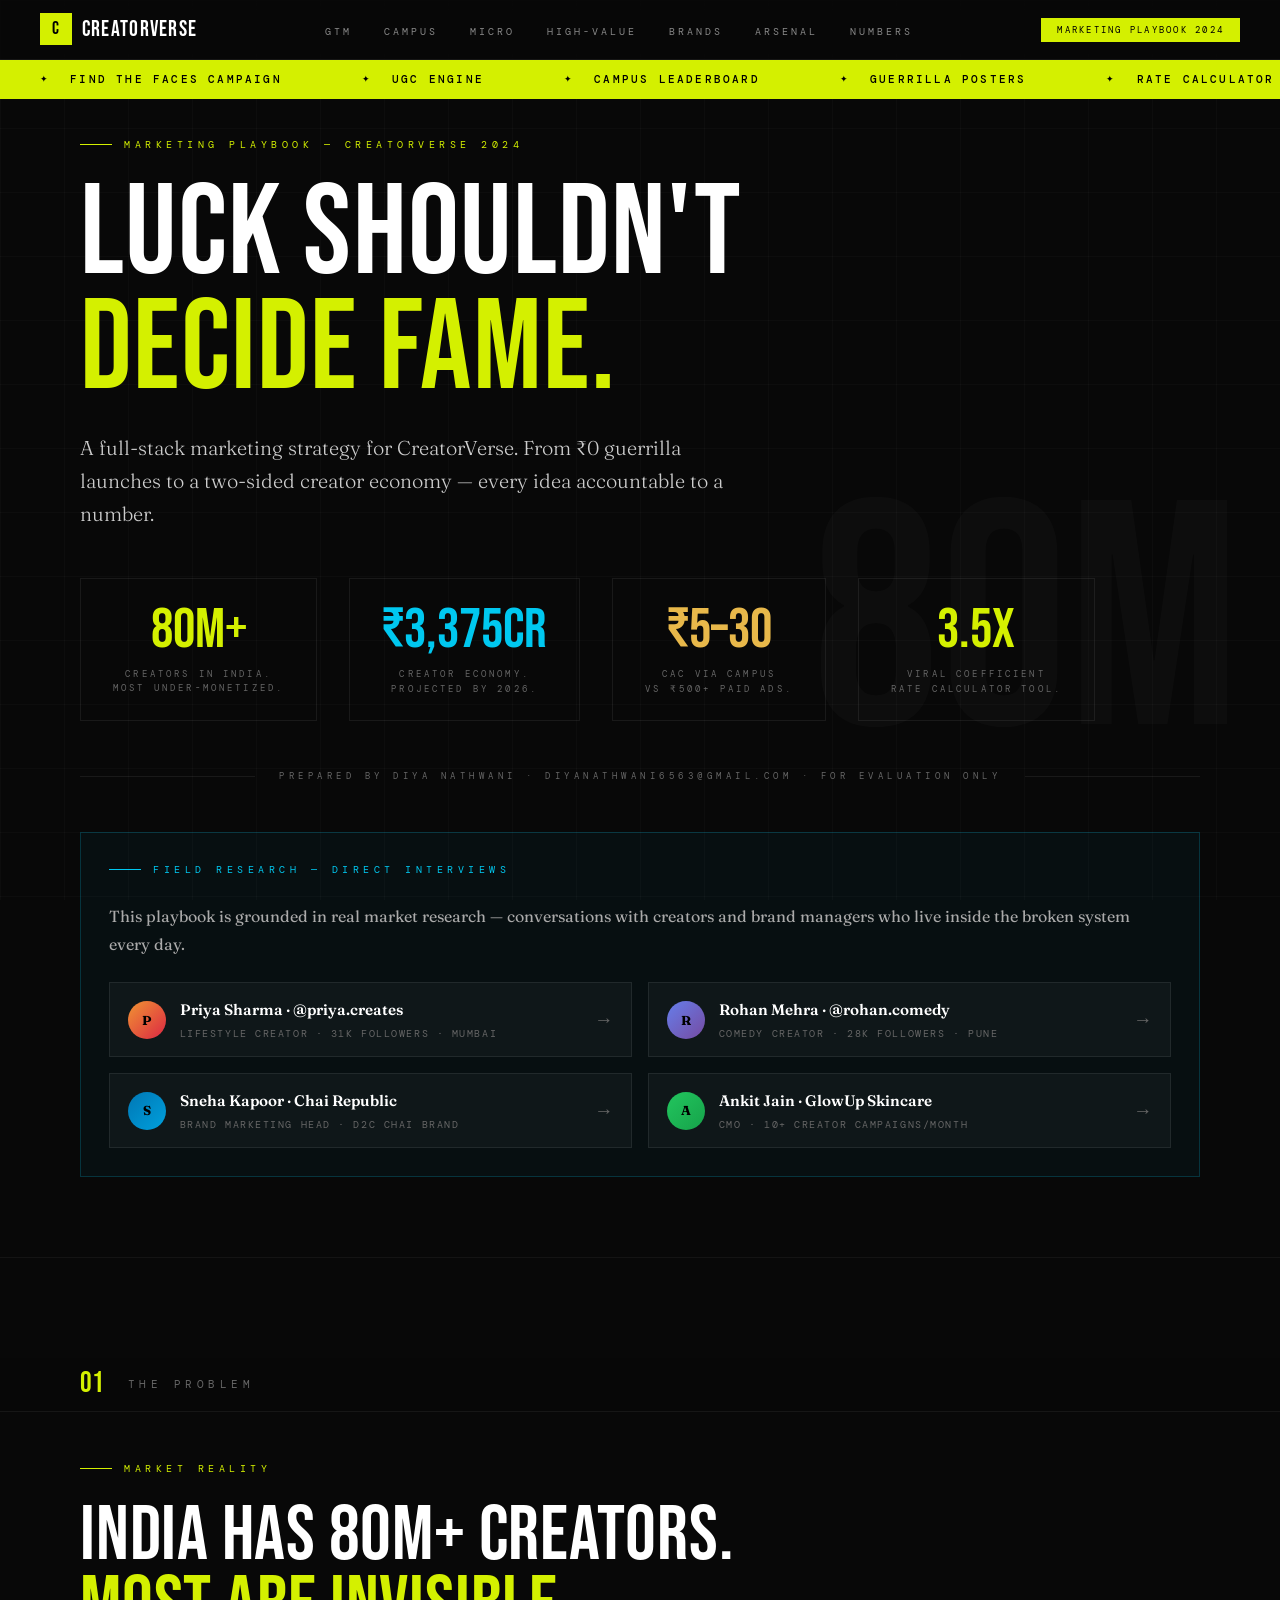
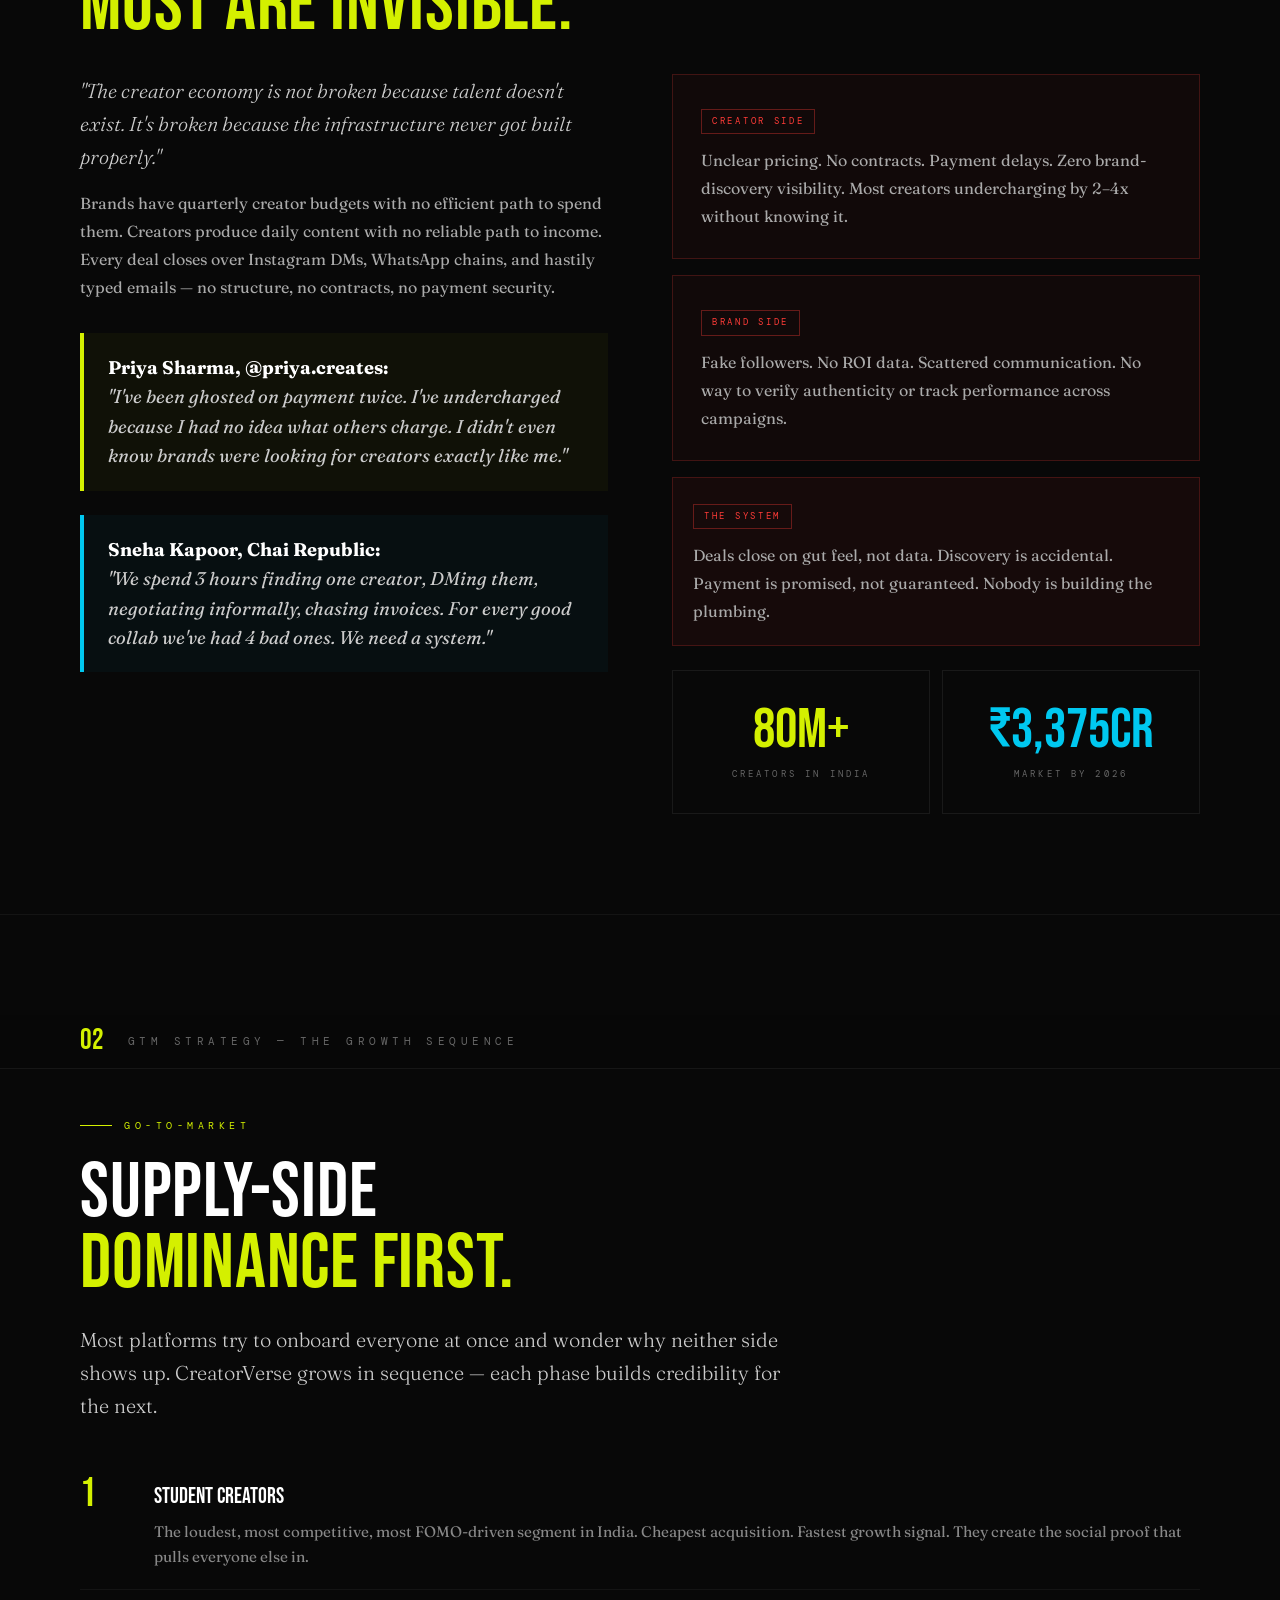
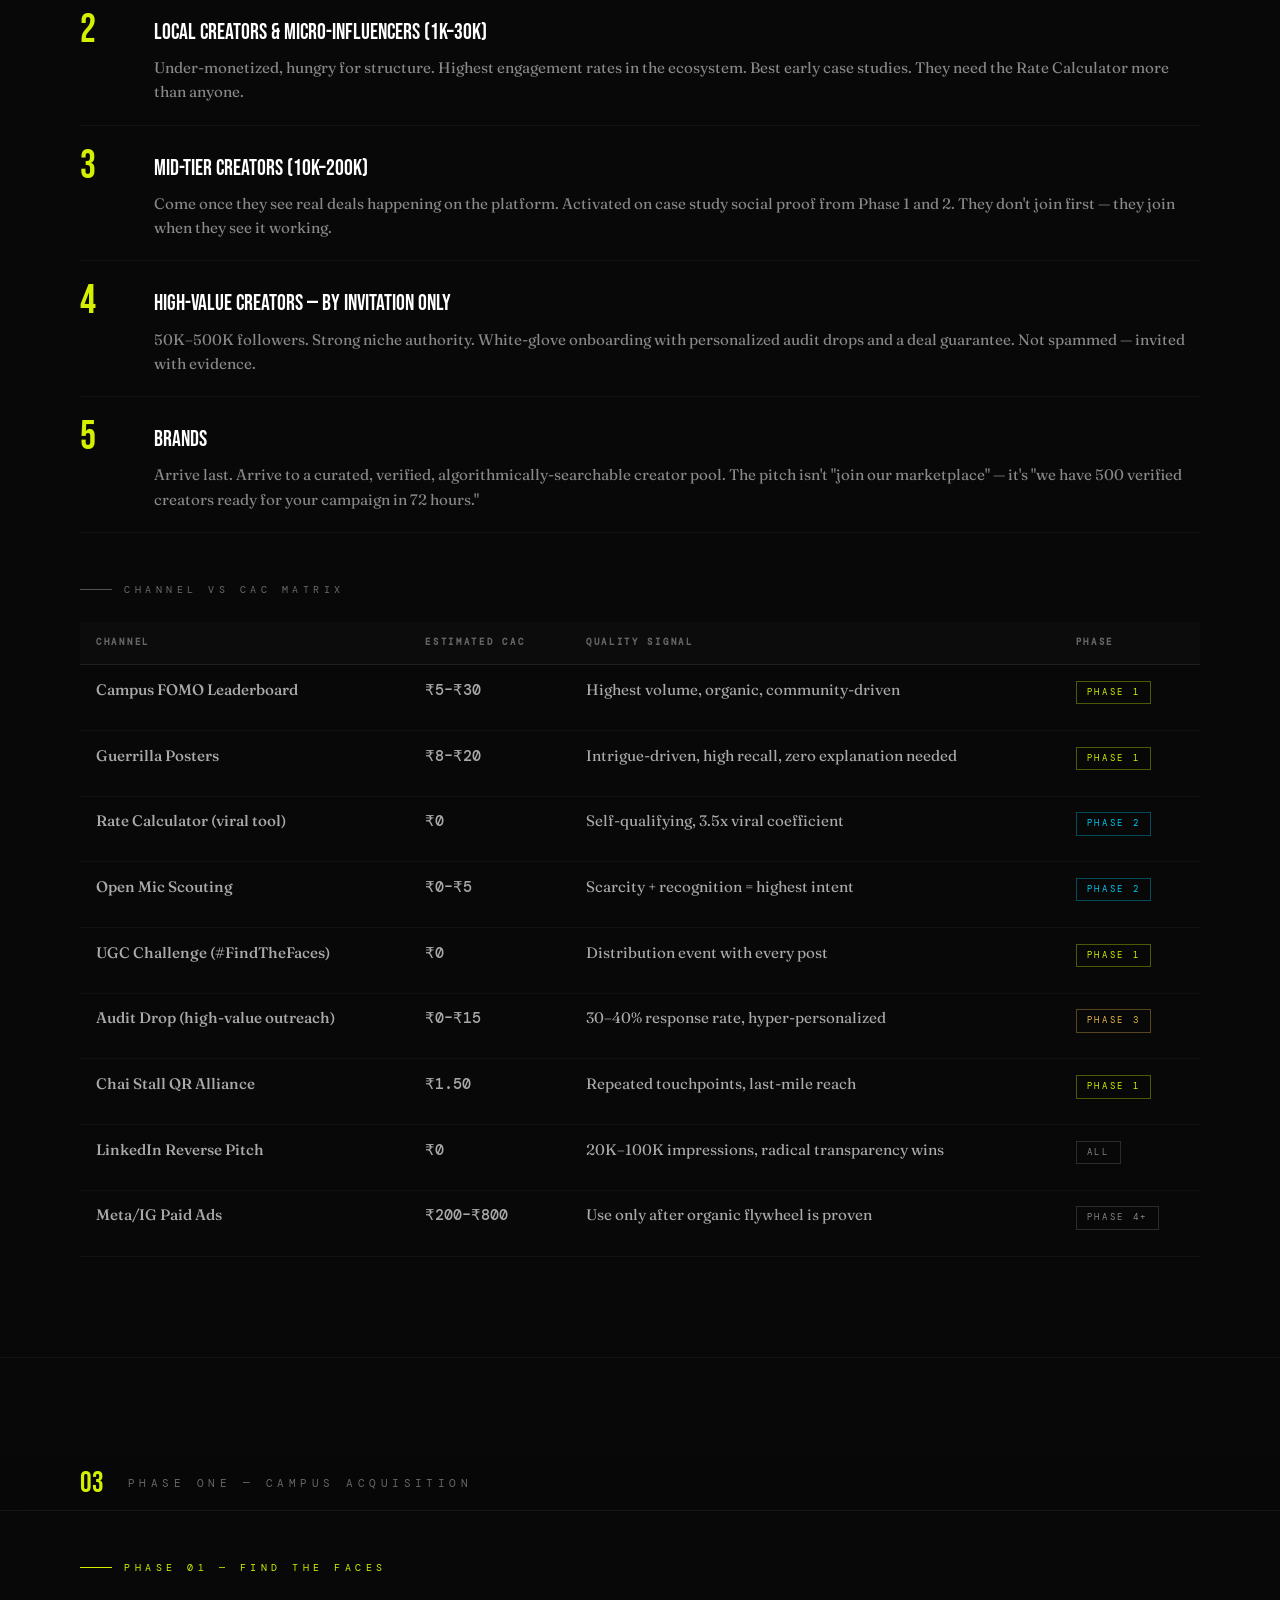
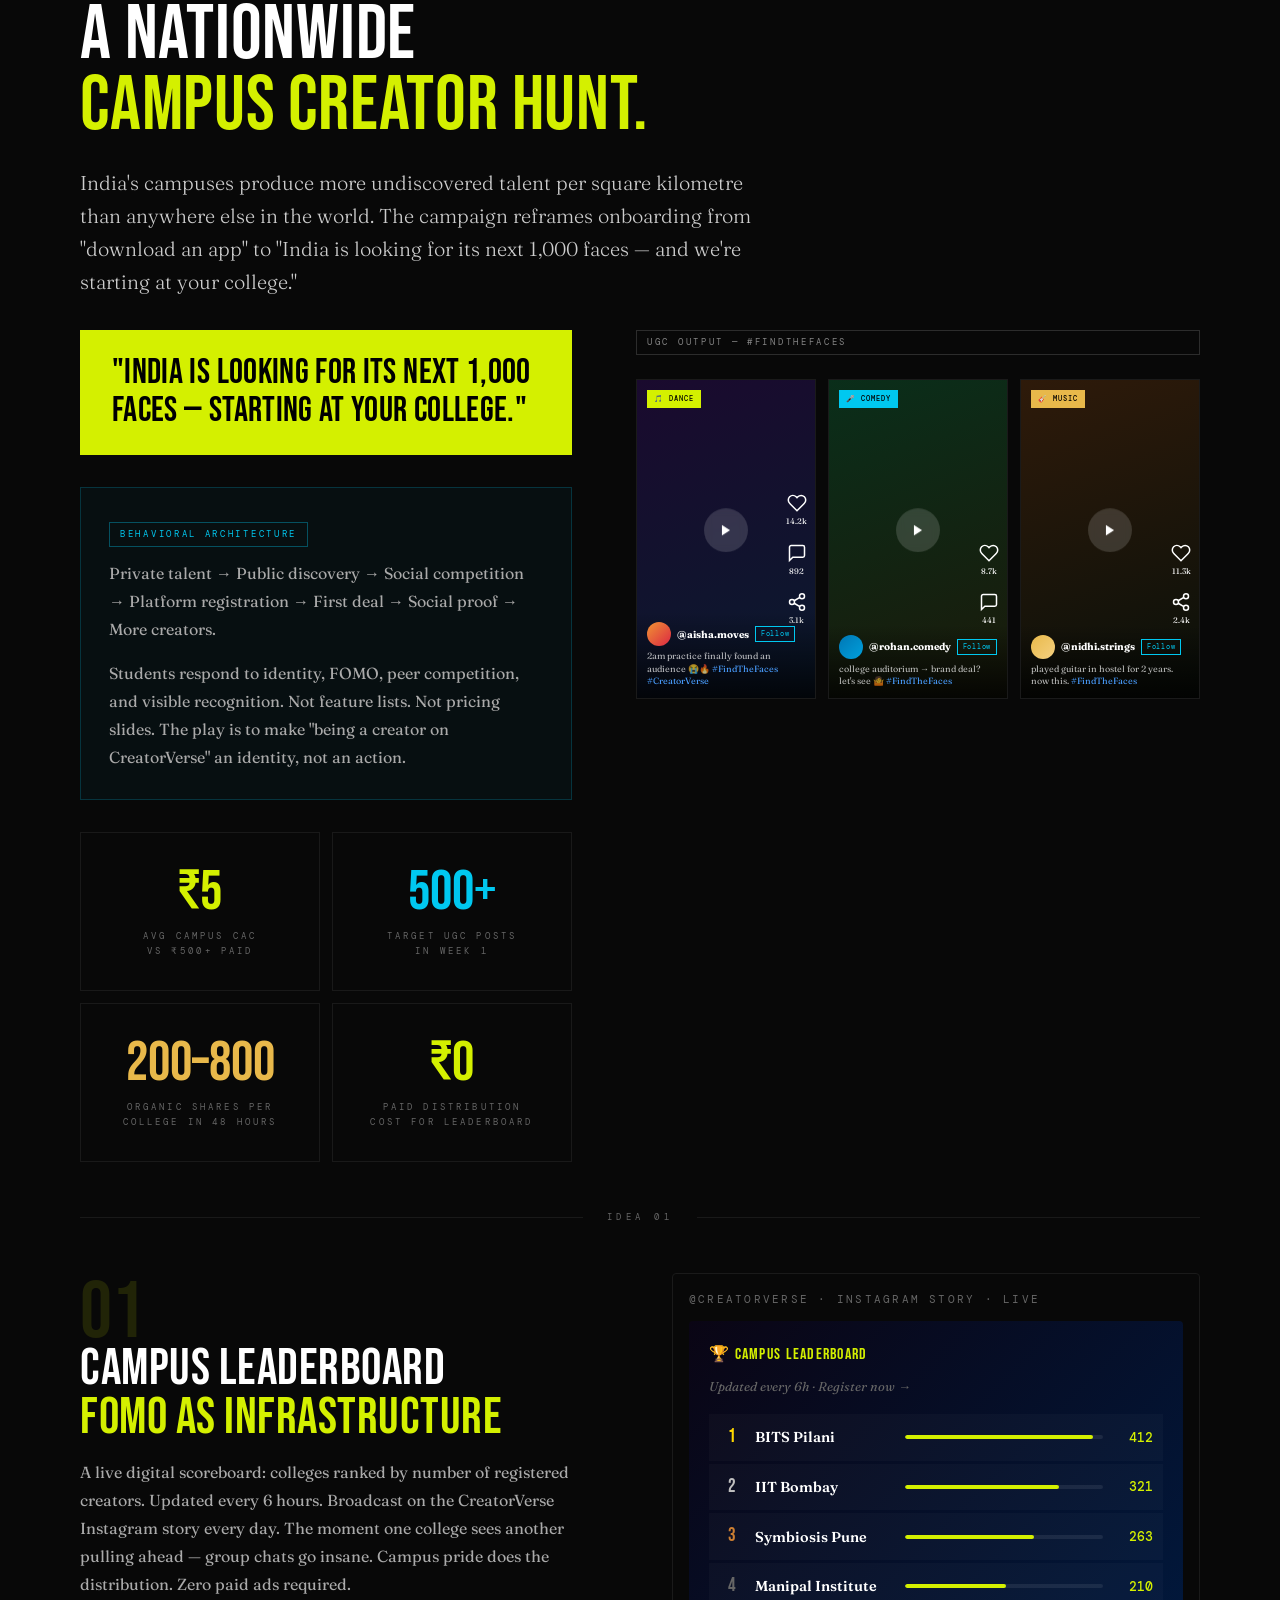
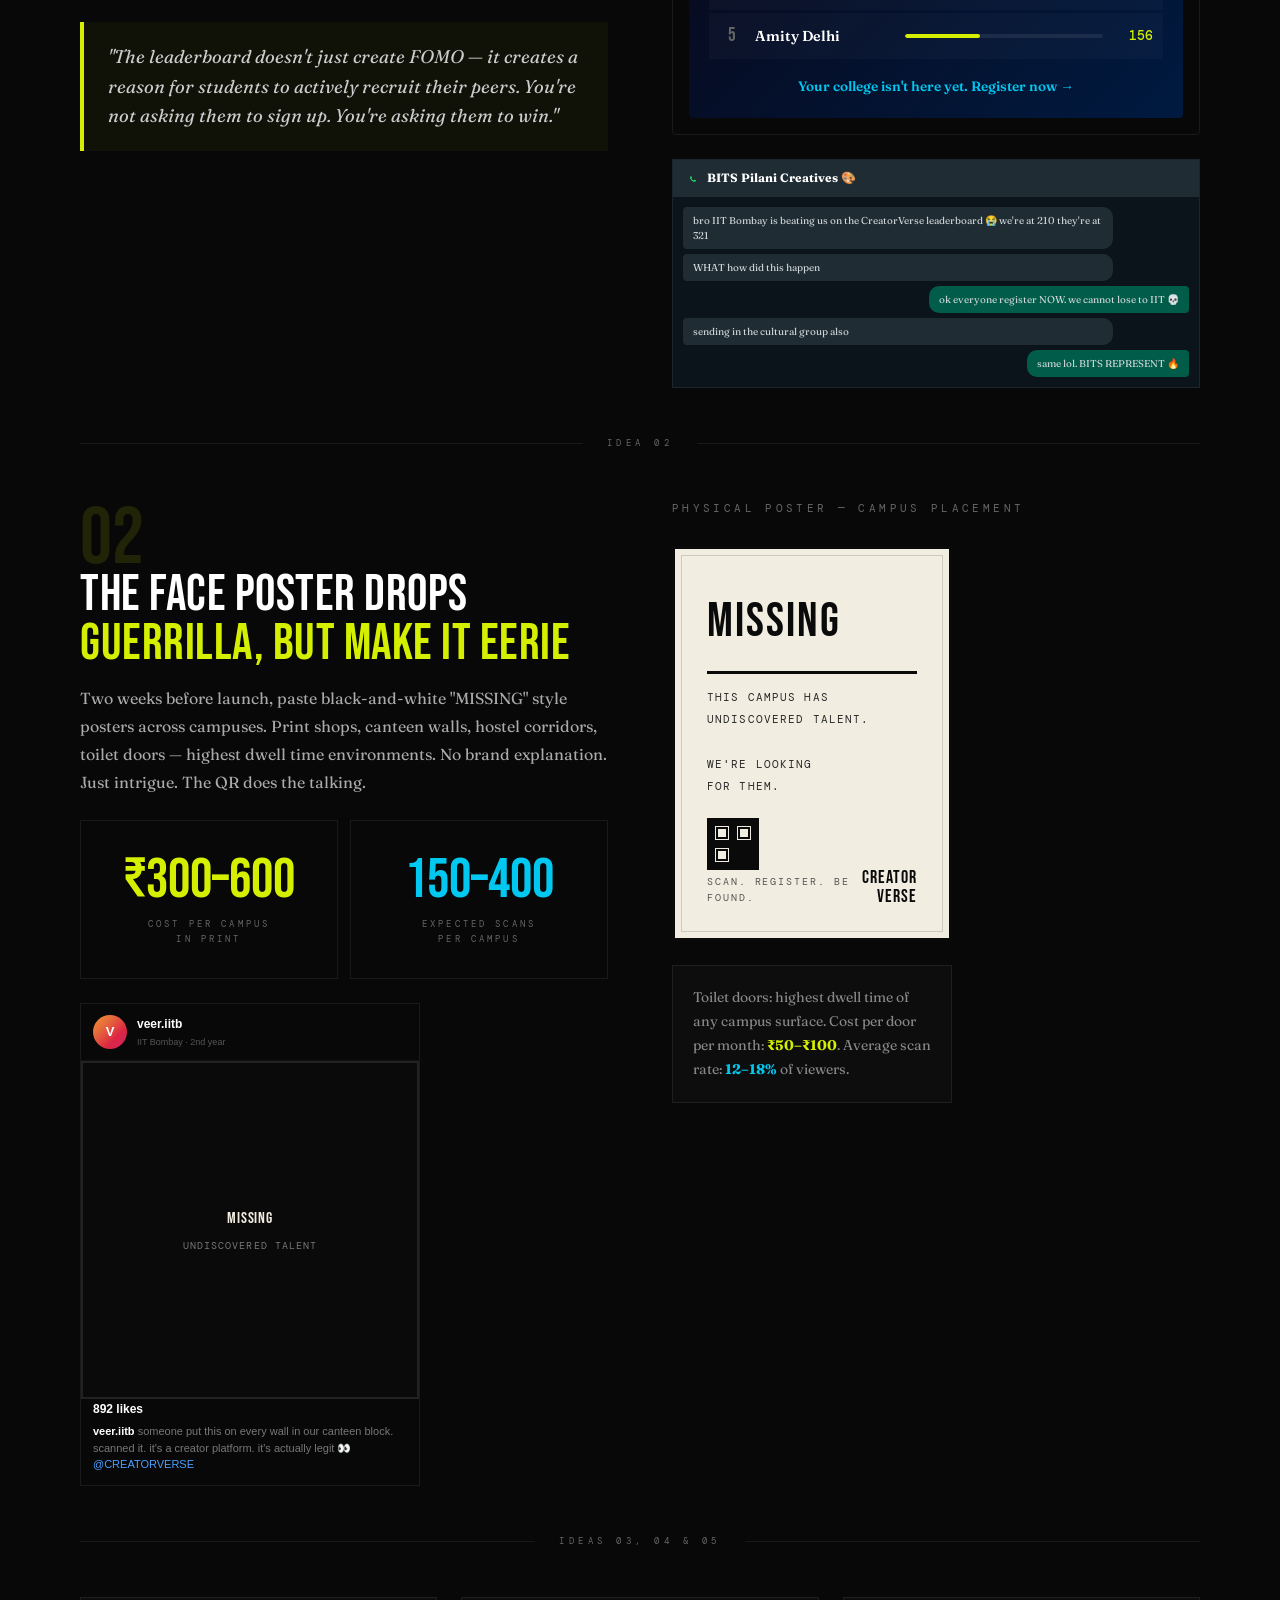
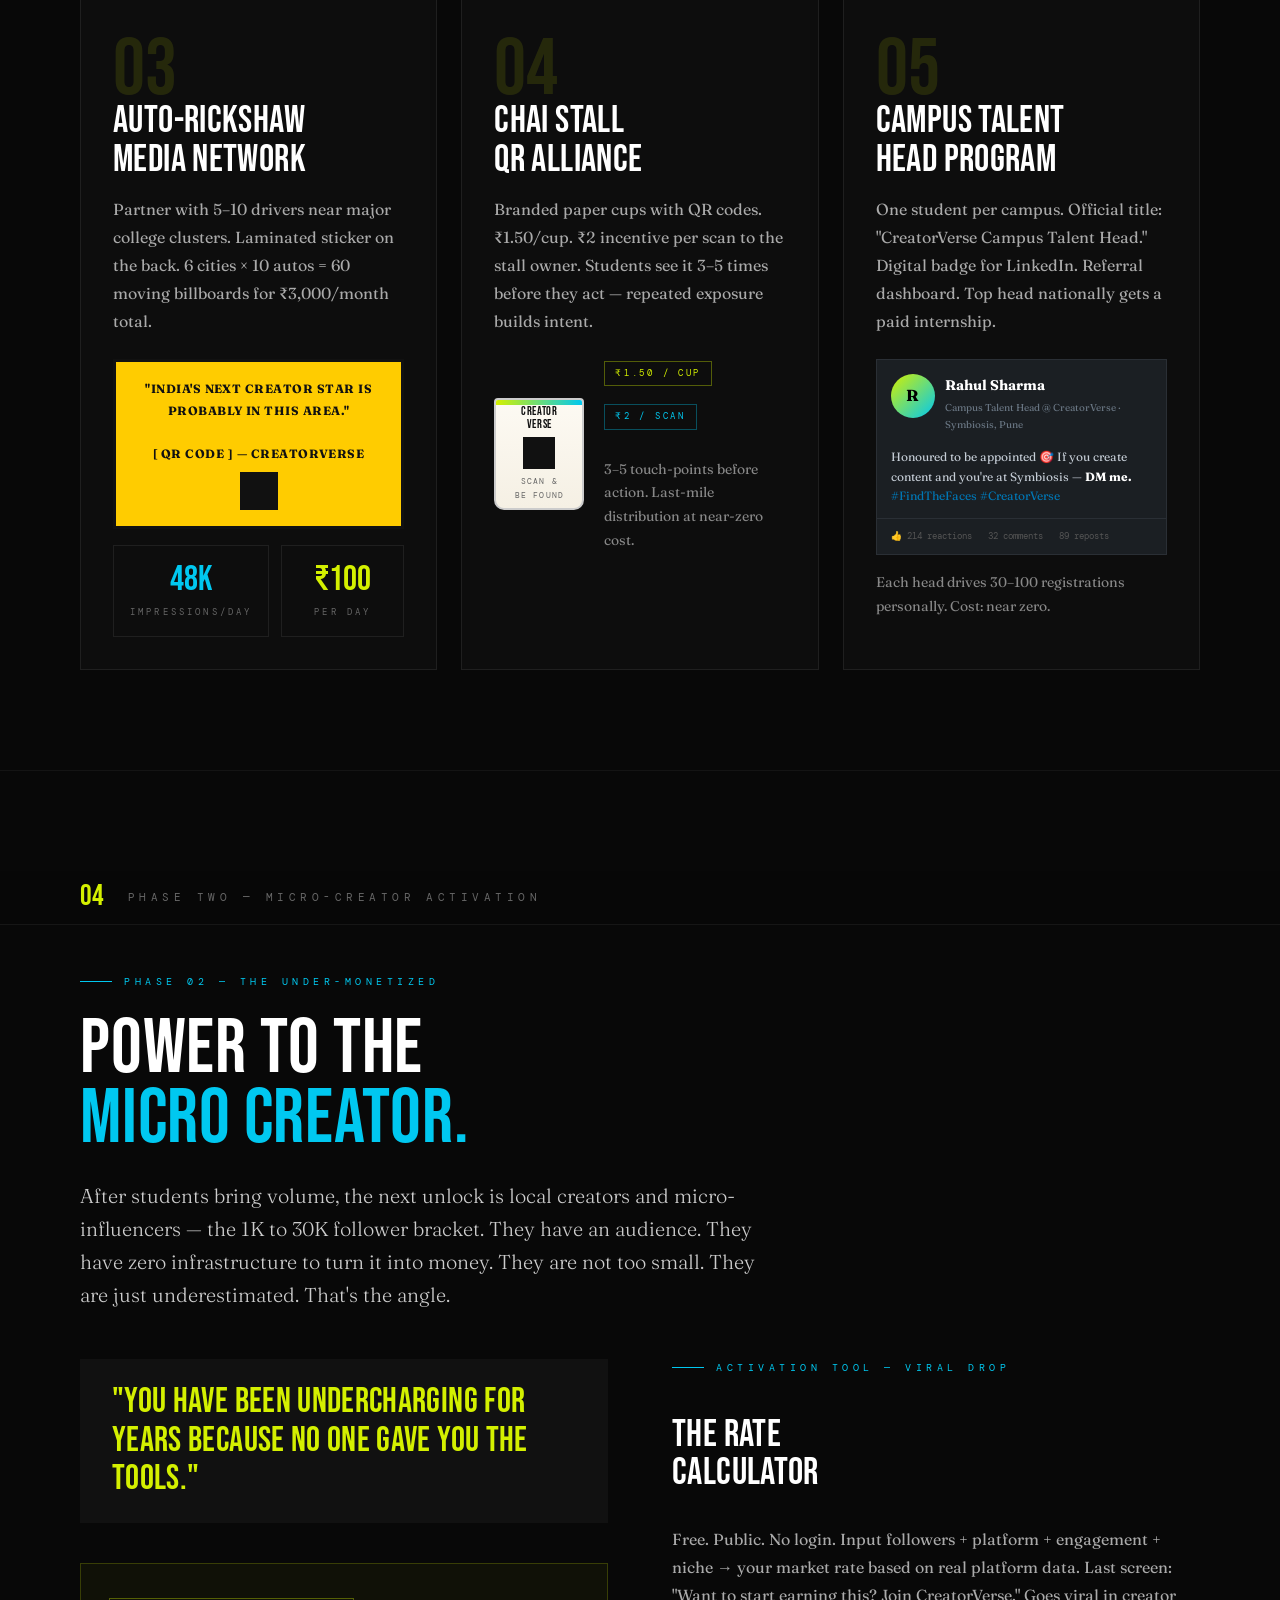
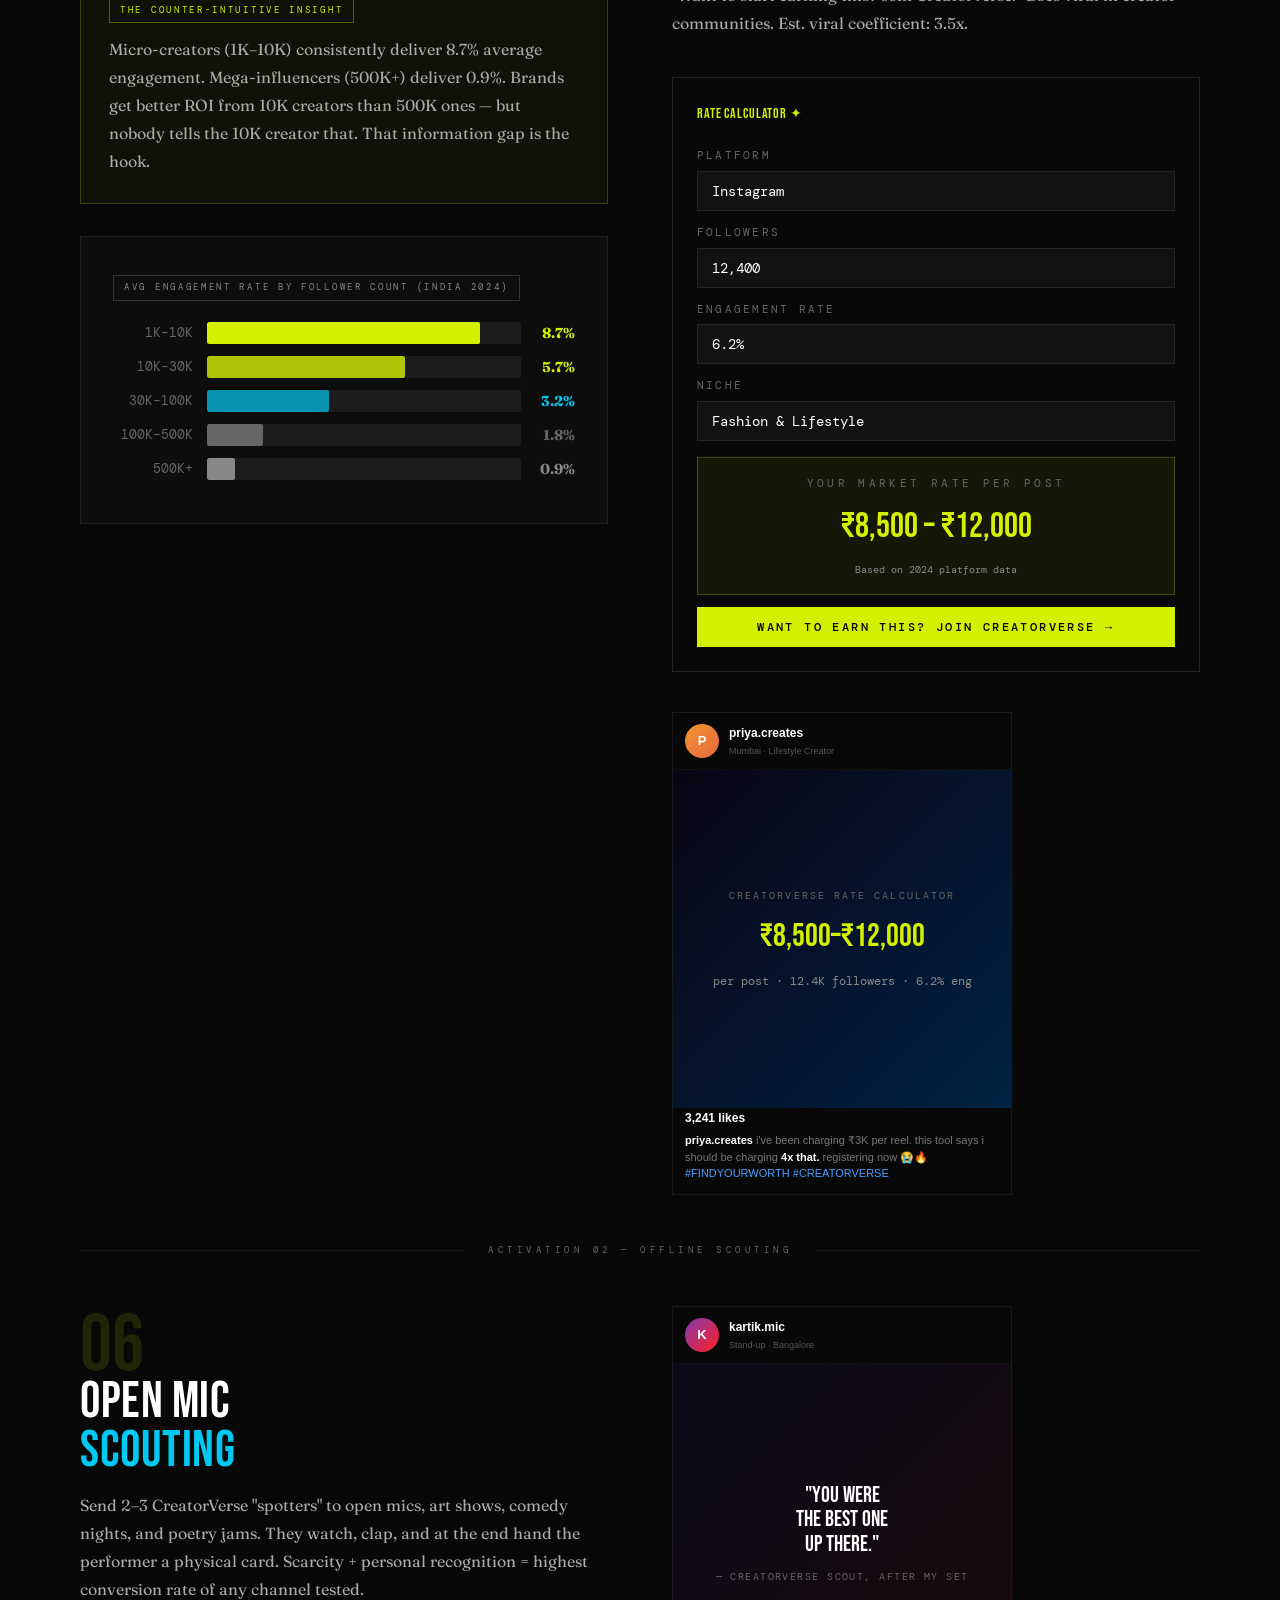
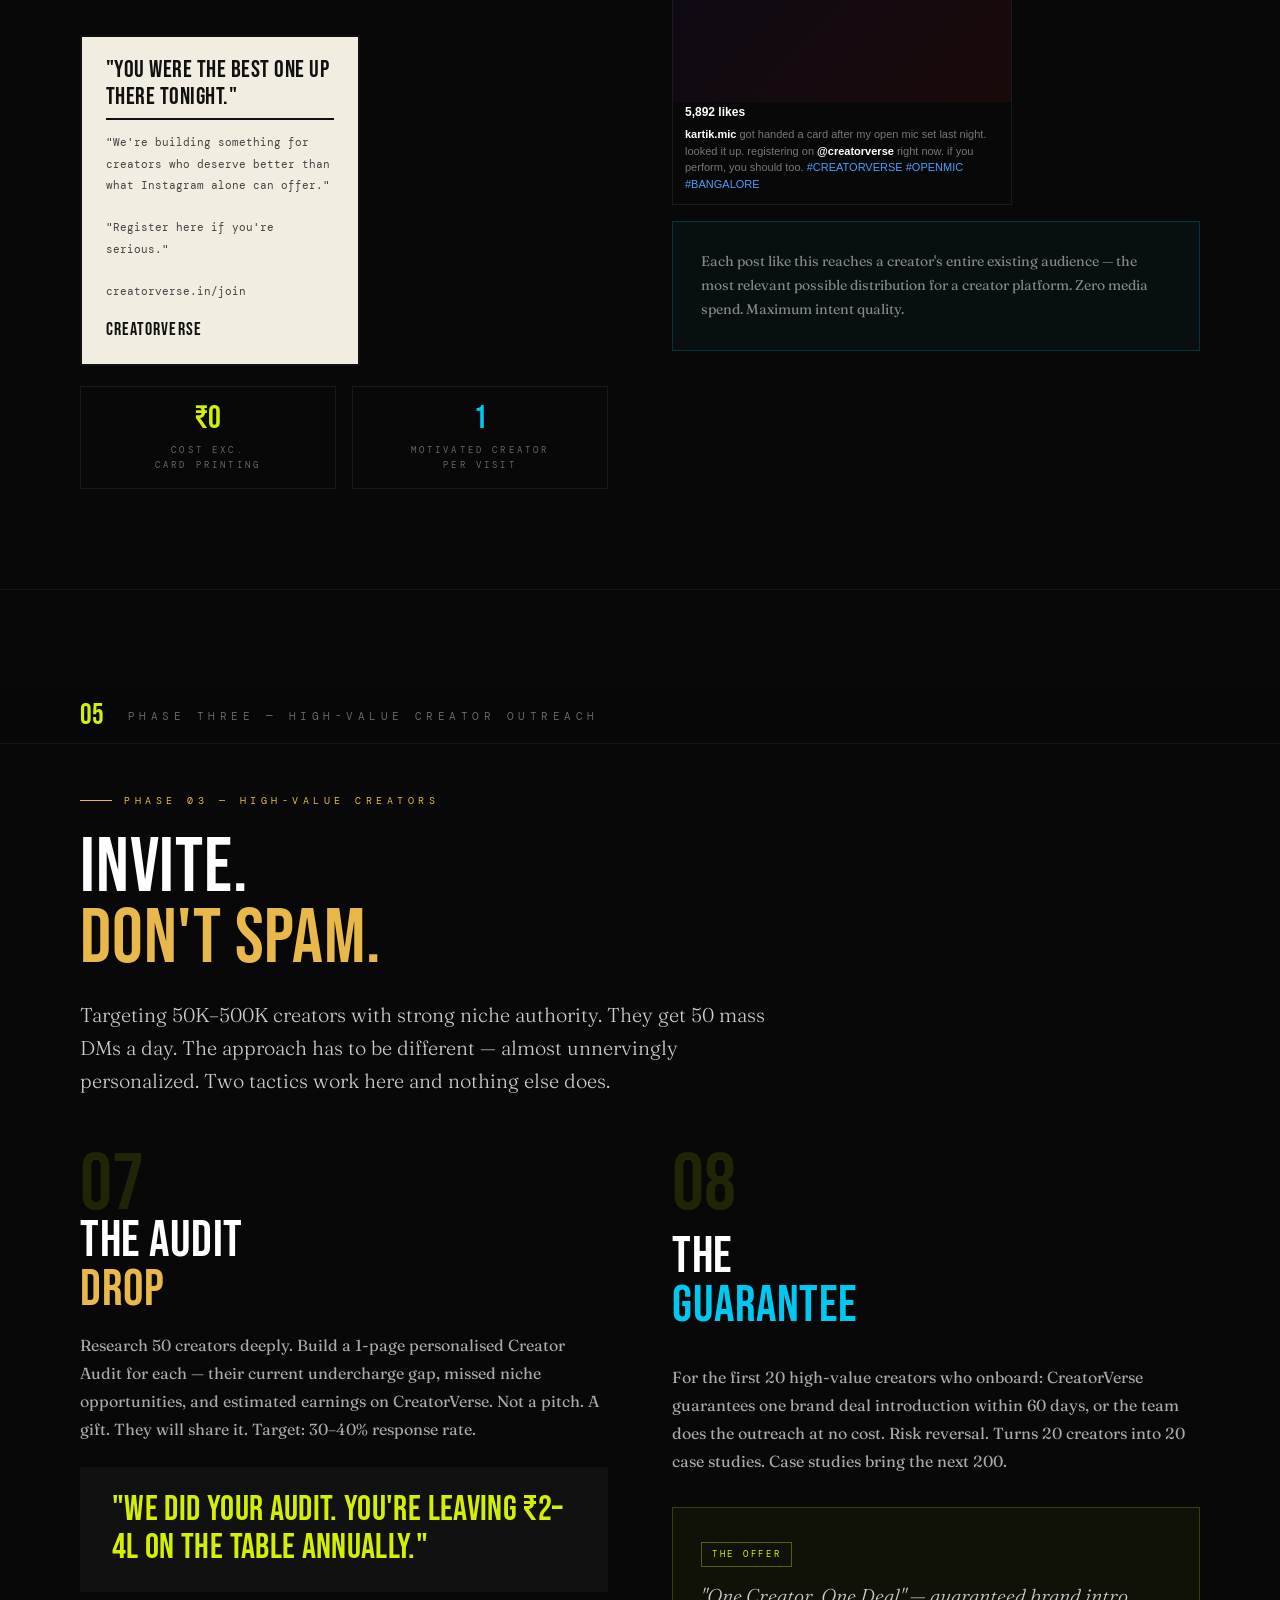
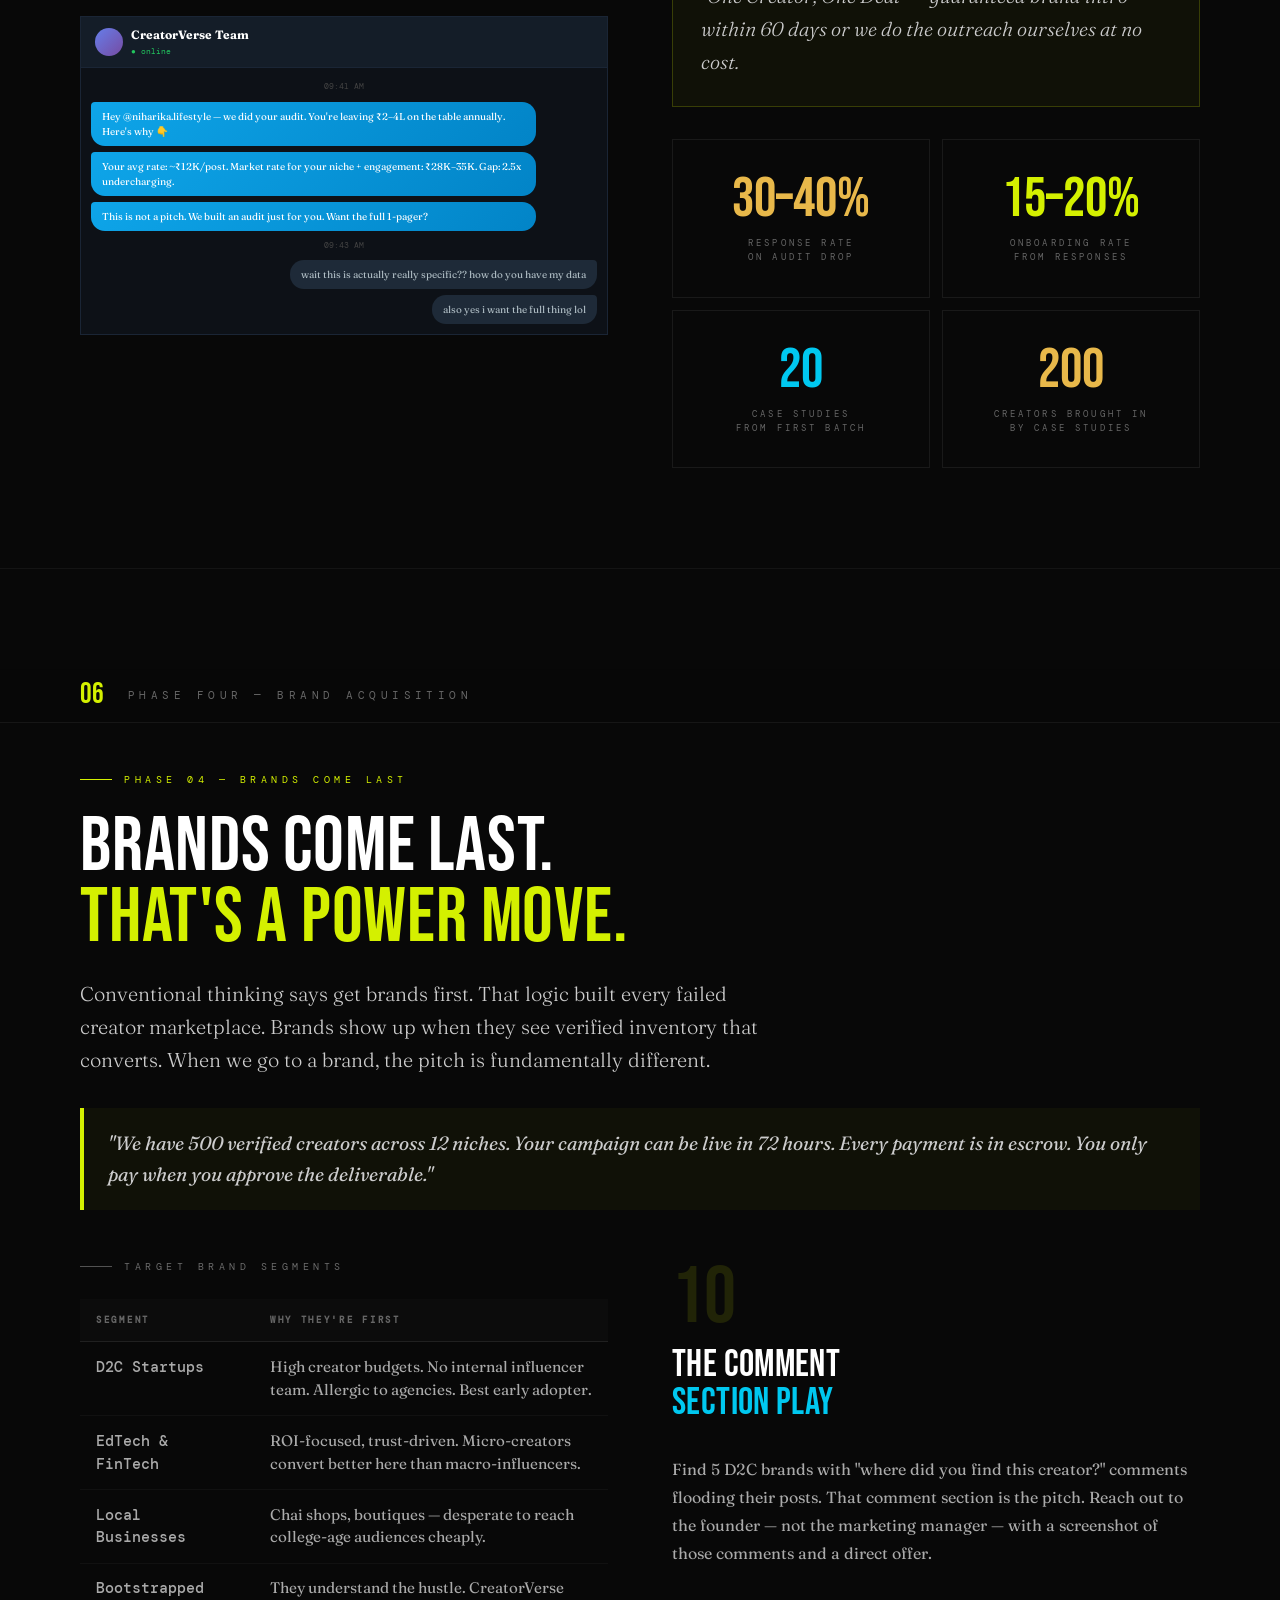
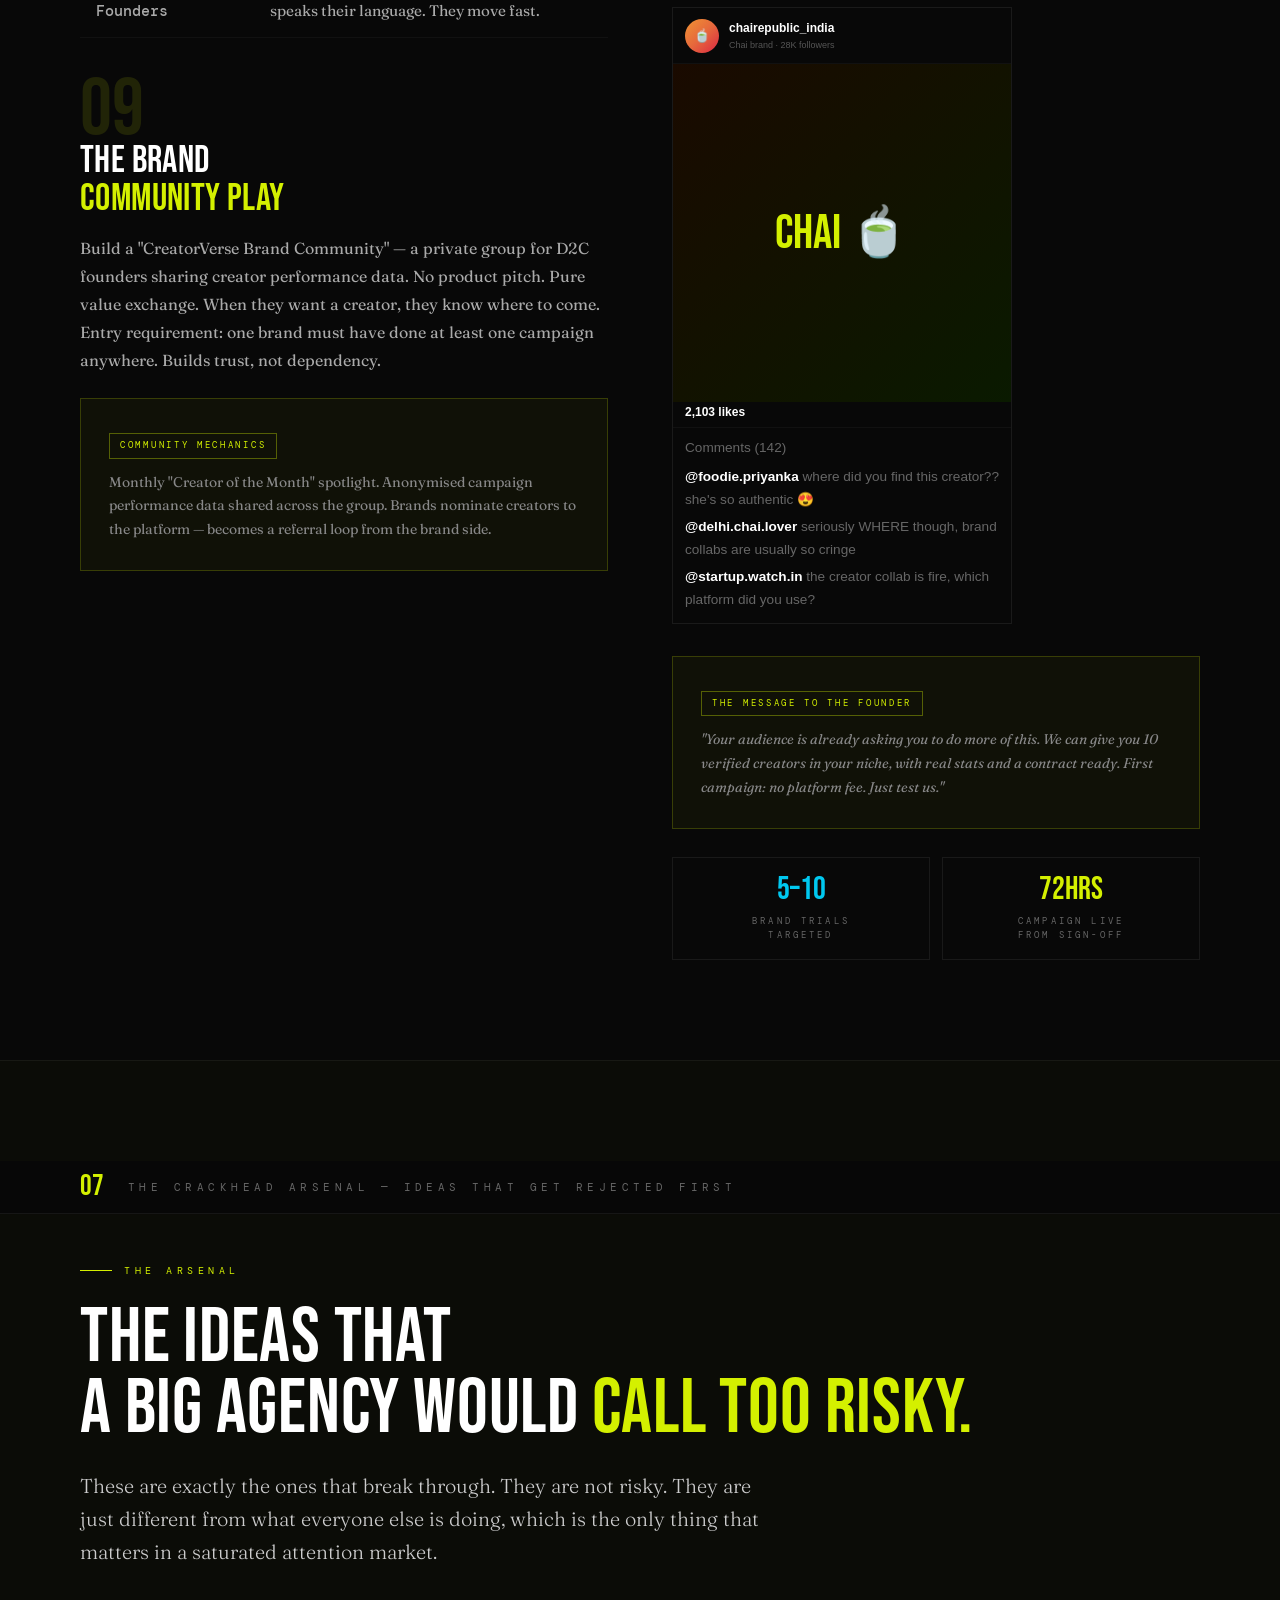
<file: creatorverse_strategy.html>
<!DOCTYPE html>
<html lang="en">
<head>
<meta charset="UTF-8"/>
<meta name="viewport" content="width=device-width, initial-scale=1.0"/>
<title>CreatorVerse — Marketing Strategy 2024</title>
<link rel="preconnect" href="https://fonts.googleapis.com">
<link href="https://fonts.googleapis.com/css2?family=Bebas+Neue&family=DM+Mono:ital,wght@0,300;0,400;0,500;1,300;1,400;1,500&family=Fraunces:ital,opsz,wght@0,9..144,300;0,9..144,700;0,9..144,900;1,9..144,300;1,9..144,700;1,9..144,900&display=swap" rel="stylesheet">
<style>
   
/* ============================================================
   RESET + VARS
============================================================ */
*,*::before,*::after{box-sizing:border-box;margin:0;padding:0}
:root{
  --lime:#D4F000;
  --cyan:#00C8F0;
  --red:#FF3C38;
  --gold:#E8B84A;
  --ink:#080808;
  --paper:#F4EFE3;
  --paper2:#EBE5D3;
  --z100:#111;
  --z200:#1c1c1c;
  --z300:#2a2a2a;
  --z400:#404040;
  --z500:#666;
  --z600:#888;
  --z700:#aaa;
  --z800:#ccc;
  --z900:#e8e8e8;
  --display:'Bebas Neue',sans-serif;
  --serif:'Fraunces',serif;
  --mono:'DM Mono',monospace;
  --col:1200px;
}
html{scroll-behavior:smooth}
body{
  font-family:var(--serif);
  background:var(--ink);
  color:#fff;
  overflow-x:hidden;
  font-size:18px;
  line-height:1.7;
}

/* ============================================================
   GRID TEXTURE
============================================================ */
body::before{
  content:'';
  position:fixed;inset:0;z-index:0;pointer-events:none;
  background-image:linear-gradient(rgba(255,255,255,.025) 1px,transparent 1px),
    linear-gradient(90deg,rgba(255,255,255,.025) 1px,transparent 1px);
  background-size:64px 64px;
}

/* ============================================================
   NAV
============================================================ */
.nav{
  position:fixed;top:0;left:0;right:0;z-index:200;
  height:60px;
  display:flex;align-items:center;justify-content:space-between;
  padding:0 2.5rem;
  background:rgba(8,8,8,.9);
  backdrop-filter:blur(20px);
  border-bottom:1px solid rgba(255,255,255,.06);
}
.nav-logo{
  display:flex;align-items:center;gap:.6rem;
  font-family:var(--display);font-size:22px;letter-spacing:.06em;color:#fff;
}
.nav-mark{
  width:32px;height:32px;
  background:var(--lime);color:#000;
  display:flex;align-items:center;justify-content:center;
  font-family:var(--display);font-size:18px;
}
.nav-links{
  display:flex;gap:2rem;align-items:center;
  list-style:none;
}
.nav-links a{
  font-family:var(--mono);font-size:10px;letter-spacing:.3em;text-transform:uppercase;
  color:var(--z600);text-decoration:none;transition:color .2s;
}
.nav-links a:hover{color:var(--lime)}
.nav-pill{
  font-family:var(--mono);font-size:9px;letter-spacing:.25em;text-transform:uppercase;
  padding:6px 16px;background:var(--lime);color:#000;cursor:pointer;border:none;
  transition:background .2s;
}
.nav-pill:hover{background:#bee000}

/* ============================================================
   PROGRESS
============================================================ */
.progress{
  position:fixed;top:60px;left:0;z-index:201;
  height:2px;background:var(--lime);width:0%;
  transition:width .1s;
}

/* ============================================================
   SHELL
============================================================ */
.shell{max-width:var(--col);margin:0 auto;padding:0 2.5rem;position:relative;z-index:1}
.shell-wide{max-width:1440px;margin:0 auto;padding:0 2.5rem;position:relative;z-index:1}

/* ============================================================
   TICKER
============================================================ */
.ticker-outer{
  background:var(--lime);overflow:hidden;padding:10px 0;
  position:relative;z-index:1;
}
.ticker-track{
  display:flex;white-space:nowrap;
  animation:ticker 22s linear infinite;
}
.ticker-item{
  font-family:var(--mono);font-size:11px;font-weight:500;
  color:#000;padding:0 2.5rem;text-transform:uppercase;letter-spacing:.2em;
  display:inline-flex;align-items:center;gap:1.25rem;
}
.ticker-item::before{content:'✦';font-size:9px}
@keyframes ticker{from{transform:translateX(0)}to{transform:translateX(-50%)}}

/* ============================================================
   SECTIONS
============================================================ */
section{padding:100px 0;position:relative;z-index:1}
section+section{border-top:1px solid rgba(255,255,255,.05)}

/* ============================================================
   EYEBROW / LABELS
============================================================ */
.eyebrow{
  font-family:var(--mono);font-size:10px;letter-spacing:.45em;
  text-transform:uppercase;color:var(--lime);
  display:flex;align-items:center;gap:12px;margin-bottom:1.5rem;
}
.eyebrow::before{content:'';display:block;width:32px;height:1px;background:var(--lime)}
.eyebrow.cyan{color:var(--cyan)}
.eyebrow.cyan::before{background:var(--cyan)}
.eyebrow.gold{color:var(--gold)}
.eyebrow.gold::before{background:var(--gold)}
.eyebrow.white{color:rgba(255,255,255,.4)}
.eyebrow.white::before{background:rgba(255,255,255,.3)}

.tag{
  display:inline-block;
  font-family:var(--mono);font-size:9px;letter-spacing:.3em;
  text-transform:uppercase;padding:4px 10px;
  border:1px solid;margin-bottom:.75rem;
}
.tag-lime{color:var(--lime);border-color:rgba(212,240,0,.35)}
.tag-cyan{color:var(--cyan);border-color:rgba(0,200,240,.35)}
.tag-gold{color:var(--gold);border-color:rgba(232,184,74,.35)}
.tag-red{color:var(--red);border-color:rgba(255,60,56,.35)}
.tag-white{color:rgba(255,255,255,.5);border-color:rgba(255,255,255,.15)}

/* ============================================================
   DISPLAY TYPE
============================================================ */
.d1{font-family:var(--display);font-size:clamp(3.5rem,10vw,9rem);line-height:.9;letter-spacing:.01em}
.d2{font-family:var(--display);font-size:clamp(2.5rem,6vw,6rem);line-height:.92;letter-spacing:.01em}
.d3{font-family:var(--display);font-size:clamp(1.8rem,4vw,3.5rem);line-height:.95;letter-spacing:.01em}
.d4{font-family:var(--display);font-size:clamp(1.4rem,3vw,2.5rem);line-height:1;letter-spacing:.01em}
.d5{font-family:var(--display);font-size:clamp(1.1rem,2vw,1.75rem);line-height:1.05}
.lime{color:var(--lime)}
.cyan{color:var(--cyan)}
.gold{color:var(--gold)}
.muted{color:var(--z600)}

/* BODY TEXT */
.lead{font-size:1.25rem;line-height:1.65;color:var(--z800);font-weight:300}
.body{font-size:1rem;line-height:1.75;color:var(--z700)}
.body-sm{font-size:.875rem;line-height:1.7;color:var(--z600)}
.mono{font-family:var(--mono)}

/* ============================================================
   LAYOUT HELPERS
============================================================ */
.col2{display:grid;grid-template-columns:1fr 1fr;gap:3rem;align-items:start}
.col3{display:grid;grid-template-columns:repeat(3,1fr);gap:1.5rem}
.col4{display:grid;grid-template-columns:repeat(4,1fr);gap:1rem}
.flex{display:flex;gap:1.5rem}
.flex-c{display:flex;flex-direction:column;gap:1rem}
.flex-v-center{align-items:center}
.mt1{margin-top:.5rem}.mt2{margin-top:1rem}.mt3{margin-top:1.5rem}.mt4{margin-top:2rem}.mt6{margin-top:3rem}
.mb2{margin-bottom:1rem}.mb3{margin-bottom:1.5rem}.mb4{margin-bottom:2rem}

/* ============================================================
   CARDS
============================================================ */
.card{
  background:rgba(255,255,255,.025);
  border:1px solid rgba(255,255,255,.07);
  padding:1.75rem;
}
.card-lime{background:rgba(212,240,0,.04);border-color:rgba(212,240,0,.2)}
.card-cyan{background:rgba(0,200,240,.04);border-color:rgba(0,200,240,.2)}
.card-gold{background:rgba(232,184,74,.04);border-color:rgba(232,184,74,.2)}
.card-red{background:rgba(255,60,56,.04);border-color:rgba(255,60,56,.2)}
.card-white{background:rgba(255,255,255,.03);border-color:rgba(255,255,255,.1)}

/* ============================================================
   QUOTE BLOCKS
============================================================ */
.qblock{
  border-left:4px solid var(--lime);
  padding:1.25rem 1.5rem;
  background:rgba(212,240,0,.04);
  font-size:1.15rem;font-style:italic;color:var(--z800);line-height:1.6;
}
.qblock.cyan{border-color:var(--cyan);background:rgba(0,200,240,.04)}
.qblock strong{color:#fff;font-style:normal}

/* ============================================================
   STAT BOXES
============================================================ */
.stat{
  text-align:center;padding:2rem 1rem;
  border:1px solid rgba(255,255,255,.07);
}
.stat-val{
  font-family:var(--display);font-size:3.5rem;line-height:1;margin-bottom:.5rem;
}
.stat-val.lime{color:var(--lime)}
.stat-val.cyan{color:var(--cyan)}
.stat-val.gold{color:var(--gold)}
.stat-label{font-family:var(--mono);font-size:9px;text-transform:uppercase;letter-spacing:.35em;color:var(--z500);line-height:1.6}

/* ============================================================
   STEP ROWS
============================================================ */
.step{
  display:flex;align-items:flex-start;gap:1.5rem;
  padding:1.25rem 0;border-bottom:1px solid rgba(255,255,255,.05);
}
.step-n{
  font-family:var(--display);font-size:2.5rem;color:var(--lime);
  line-height:1;width:50px;flex-shrink:0;
}
.step-body{padding-top:4px}
.step-title{font-family:var(--display);font-size:1.4rem;color:#fff;margin-bottom:.25rem}
.step-txt{font-size:.95rem;color:var(--z600);line-height:1.6}

/* ============================================================
   HIGHLIGHT / CALLOUT
============================================================ */
.highlight{
  background:var(--lime);color:#000;
  padding:1.5rem 2rem;
  font-family:var(--display);font-size:clamp(1.4rem,3vw,2.2rem);
  line-height:1.1;letter-spacing:.01em;
}
.highlight.dark{background:var(--z100);color:var(--lime)}

/* ============================================================
   SECTION DIVIDERS
============================================================ */
.divider{
  display:flex;align-items:center;gap:1.5rem;margin:3rem 0;
}
.divider-line{flex:1;height:1px;background:rgba(255,255,255,.07)}
.divider-txt{font-family:var(--mono);font-size:9px;letter-spacing:.5em;text-transform:uppercase;color:var(--z500)}

/* ============================================================
   TABLE
============================================================ */
.tbl{width:100%;border-collapse:collapse;margin-top:1.25rem}
.tbl thead th{
  font-family:var(--mono);font-size:9px;letter-spacing:.3em;text-transform:uppercase;
  color:var(--z500);padding:.85rem 1rem;border-bottom:1px solid rgba(255,255,255,.08);
  background:rgba(255,255,255,.02);text-align:left;
}
.tbl tbody td{
  font-size:.95rem;padding:.85rem 1rem;
  border-bottom:1px solid rgba(255,255,255,.04);color:var(--z700);
  vertical-align:top;line-height:1.5;
}
.tbl tbody tr:hover td{background:rgba(255,255,255,.02)}
.tbl-lime{color:var(--lime);font-family:var(--mono);font-size:.85rem;font-weight:500}
.tbl-cyan{color:var(--cyan);font-family:var(--mono);font-size:.85rem;font-weight:500}
.tbl-w{color:#fff;font-weight:500}

/* ============================================================
   BAR CHART
============================================================ */
.bar-row{display:flex;align-items:center;gap:.85rem;margin-bottom:.6rem}
.bar-lbl{font-family:var(--mono);font-size:.8rem;color:var(--z500);width:80px;text-align:right;flex-shrink:0}
.bar-track{flex:1;height:22px;background:rgba(255,255,255,.06);border-radius:2px;overflow:hidden}
.bar-fill{height:100%;border-radius:2px;transition:width 1s ease}
.bar-val{font-size:.9rem;font-weight:700;width:40px;text-align:right;flex-shrink:0}

/* ============================================================
   SOCIAL MOCKUPS
============================================================ */

/* IG Post */
.ig-post{
  background:#080808;border:1px solid #1a1a1a;
  overflow:hidden;max-width:340px;font-family:-apple-system,sans-serif;
}
.ig-header{display:flex;align-items:center;gap:10px;padding:10px 12px;border-bottom:1px solid #111}
.ig-av{
  width:34px;height:34px;border-radius:50%;
  background:linear-gradient(135deg,#f09433,#e6683c,#dc2743,#cc2366);
  display:flex;align-items:center;justify-content:center;
  font-size:13px;font-weight:700;color:#fff;flex-shrink:0;
}
.ig-uname{font-size:12px;font-weight:700;color:#fff}
.ig-usub{font-size:9px;color:#555}
.ig-img{
  width:100%;aspect-ratio:1;background:#111;
  display:flex;align-items:center;justify-content:center;
  overflow:hidden;position:relative;
}
.ig-actions{display:flex;gap:12px;padding:10px 12px 6px;align-items:center}
.ig-actions svg{width:22px;height:22px;stroke:#fff;fill:none;stroke-width:1.8;cursor:pointer}
.ig-likes{font-size:12px;font-weight:700;color:#fff;padding:0 12px 4px}
.ig-cap{font-size:11px;color:#777;padding:0 12px 12px;line-height:1.5}
.ig-cap strong{color:#fff}
.ig-cap .tag{color:#4a9eff;border:none;padding:0;font-size:11px;font-family:inherit;letter-spacing:0;display:inline}

/* Reel */
.reel{
  width:180px;min-height:320px;flex-shrink:0;position:relative;
  border:1px solid #1a1a1a;overflow:hidden;
  background:linear-gradient(180deg,#0a0a1a,#1a0a0a);
  display:flex;flex-direction:column;justify-content:flex-end;
}
.reel-badge{
  position:absolute;top:10px;left:10px;
  font-family:var(--mono);font-size:7px;font-weight:500;
  text-transform:uppercase;letter-spacing:.15em;
  padding:3px 7px;color:#000;z-index:2;
}
.reel-play{
  position:absolute;top:50%;left:50%;transform:translate(-50%,-70%);
  width:44px;height:44px;background:rgba(255,255,255,.15);
  border-radius:50%;display:flex;align-items:center;justify-content:center;
  backdrop-filter:blur(4px);z-index:2;
}
.reel-stats{
  position:absolute;right:8px;bottom:70px;
  display:flex;flex-direction:column;gap:14px;align-items:center;z-index:2;
}
.reel-stat{display:flex;flex-direction:column;align-items:center;gap:2px}
.reel-stat svg{width:20px;height:20px;stroke:#fff;fill:none;stroke-width:1.8}
.reel-stat span{font-size:8px;color:#fff}
.reel-info{position:relative;z-index:2;padding:10px;background:linear-gradient(0deg,rgba(0,0,0,.8),transparent)}
.reel-user{display:flex;align-items:center;gap:6px;margin-bottom:4px}
.reel-ava{width:24px;height:24px;border-radius:50%}
.reel-uname{font-size:10px;font-weight:700;color:#fff}
.reel-follow{font-family:var(--mono);font-size:7px;color:var(--cyan);letter-spacing:.1em;border:1px solid var(--cyan);padding:1px 5px}
.reel-cap{font-size:9px;color:rgba(255,255,255,.7);line-height:1.4}
.reel-cap .t{color:#4a9eff}

/* DM Thread */
.dm-wrap{background:#0d1117;border:1px solid #1a2535;overflow:hidden}
.dm-hdr{background:#141d28;padding:8px 14px;display:flex;align-items:center;gap:8px;border-bottom:1px solid #1a2535}
.dm-hdr-av{width:28px;height:28px;border-radius:50%;background:linear-gradient(135deg,#667eea,#764ba2)}
.dm-hdr-name{font-size:12px;font-weight:700;color:#fff}
.dm-hdr-status{font-size:8px;color:#22c55e;font-family:var(--mono)}
.dm-body{padding:10px;display:flex;flex-direction:column;gap:6px}
.dm-time{text-align:center;font-size:8px;color:#444;font-family:var(--mono);padding:2px}
.dm-us{
  background:linear-gradient(135deg,#0ea5e9,#0284c7);
  color:#fff;font-size:10px;line-height:1.5;padding:7px 11px;
  border-radius:4px 14px 14px 14px;max-width:88%;
}
.dm-them{
  background:#1e2a38;color:#b0bec5;font-size:10px;line-height:1.5;
  padding:7px 11px;border-radius:14px 4px 14px 14px;
  max-width:80%;align-self:flex-end;
}

/* WhatsApp */
.wa{background:#0b141a;border:1px solid #1a2530;overflow:hidden}
.wa-hdr{background:#1f2c33;padding:8px 14px;display:flex;align-items:center;gap:8px;font-size:12px;font-weight:700;color:#fff}
.wa-body{padding:10px;background:#0b141a;display:flex;flex-direction:column;gap:5px}
.wa-msg{background:#1f2c33;color:#d1d7db;font-size:10px;line-height:1.5;padding:6px 10px;border-radius:4px 10px 10px 4px;max-width:85%}
.wa-me{background:#025c4a;color:#d1d7db;font-size:10px;line-height:1.5;padding:6px 10px;border-radius:10px 4px 4px 10px;max-width:85%;align-self:flex-end}

/* LinkedIn */
.li{background:#1b1f23;border:1px solid #2a2f35;overflow:hidden}
.li-hdr{display:flex;align-items:flex-start;gap:10px;padding:14px}
.li-av{width:44px;height:44px;border-radius:50%;flex-shrink:0;display:flex;align-items:center;justify-content:center;font-size:16px;font-weight:700;color:#fff}
.li-name{font-size:14px;font-weight:700;color:#fff}
.li-role{font-size:10px;color:#6b7885;margin-top:1px}
.li-body{font-size:12px;color:#c5cdd6;line-height:1.65;padding:0 14px 12px}
.li-body strong{color:#fff}
.li-eng{display:flex;gap:16px;padding:10px 14px;border-top:1px solid #2a2f35;font-family:var(--mono);font-size:9px;color:#555}

/* Phone Frame */
.phone{
  width:200px;background:#080808;
  border:2px solid #222;border-radius:32px;
  overflow:hidden;padding-bottom:16px;flex-shrink:0;
}
.phone-notch{width:72px;height:14px;background:#080808;border-radius:0 0 10px 10px;margin:0 auto;position:relative;z-index:2}
.phone-screen{padding:4px 8px 0}
.phone-home{width:52px;height:4px;background:#2a2a2a;border-radius:2px;margin:10px auto 0}

/* ============================================================
   POSTER ILLUSTRATIONS (Physical-feeling)
============================================================ */
.poster{
  background:#F2EDE1;color:#0a0a0a;
  border:3px solid #0a0a0a;
  padding:2rem;font-family:var(--serif);
  position:relative;
}
.poster::before{
  content:'';position:absolute;inset:6px;
  border:1px solid rgba(0,0,0,.15);pointer-events:none;
}
.poster-missing{
  font-family:var(--display);font-size:3rem;letter-spacing:.04em;
  border-bottom:3px solid #0a0a0a;padding-bottom:.5rem;margin-bottom:.75rem;
}
.poster-body{
  font-family:var(--mono);font-size:.7rem;text-transform:uppercase;
  letter-spacing:.1em;line-height:2;color:#2a2a2a;
  margin-bottom:1.25rem;
}
.poster-qr{
  width:52px;height:52px;background:#0a0a0a;
  display:flex;align-items:center;justify-content:center;
}
.poster-foot{display:flex;justify-content:space-between;align-items:flex-end;margin-top:.75rem}
.poster-brand{font-family:var(--display);font-size:1.1rem;letter-spacing:.06em;color:#0a0a0a;text-align:right;line-height:1.1}
.poster-cta{font-family:var(--mono);font-size:.6rem;text-transform:uppercase;letter-spacing:.2em;color:#555;margin-top:4px}

/* Hiring Billboard */
.billboard{
  background:#F2EDE1;color:#0a0a0a;
  border:4px solid #0a0a0a;padding:2rem 2.5rem;
  position:relative;font-family:var(--serif);
}
.billboard-badge{
  position:absolute;top:-13px;left:50%;transform:translateX(-50%);
  background:var(--red);color:#fff;
  font-family:var(--mono);font-size:8px;letter-spacing:.3em;padding:3px 10px;
  text-transform:uppercase;
}
.billboard-id{font-family:var(--mono);font-size:.65rem;color:#666;text-transform:uppercase;letter-spacing:.12em;margin-bottom:.75rem}
.billboard-hl{font-family:var(--display);font-size:clamp(1.6rem,3.5vw,2.8rem);line-height:1.05;color:#0a0a0a;margin-bottom:.75rem}
.billboard-sub{font-size:.8rem;text-transform:uppercase;letter-spacing:.1em;color:#555;margin-bottom:1.25rem;font-family:var(--mono)}
.billboard-foot{display:flex;align-items:center;gap:1rem;border-top:2px solid #0a0a0a;padding-top:.75rem}
.billboard-qr{width:48px;height:48px;background:#0a0a0a}
.billboard-brand-name{font-family:var(--display);font-size:1.4rem;color:#0a0a0a;letter-spacing:.06em}

/* Tea cup */
.teacup{
  width:90px;height:112px;flex-shrink:0;
  background:linear-gradient(180deg,#FDFAF3,#F5F0E4);
  border:2px solid #ccc;border-radius:4px 4px 10px 10px;
  display:flex;flex-direction:column;align-items:center;justify-content:center;
  gap:6px;position:relative;overflow:hidden;
}
.teacup::before{
  content:'';position:absolute;top:0;left:0;right:0;height:5px;
  background:linear-gradient(90deg,var(--lime),var(--cyan));
}
.teacup-logo{font-family:var(--display);font-size:.75rem;letter-spacing:.06em;color:#111;line-height:1.1;text-align:center}
.teacup-qr{width:32px;height:32px;background:#111}
.teacup-txt{font-family:var(--mono);font-size:.5rem;text-transform:uppercase;letter-spacing:.15em;color:#666;text-align:center}

/* Auto sticker */
.auto-sticker{
  background:#FFCC00;border:3px solid #111;
  padding:1rem 1.25rem;text-align:center;font-family:var(--serif);
}
.auto-sticker-txt{font-size:.75rem;font-weight:700;text-transform:uppercase;letter-spacing:.04em;color:#111;line-height:1.8;margin-bottom:.5rem}
.auto-sticker-qr{width:38px;height:38px;background:#111;margin:0 auto}

/* Scout card */
.scout-card{
  background:#F2EDE1;color:#111;
  border:2px solid #111;padding:1.25rem 1.5rem;max-width:280px;
}
.scout-title{font-family:var(--display);font-size:1.5rem;line-height:1.1;border-bottom:2px solid #111;padding-bottom:.5rem;margin-bottom:.75rem;letter-spacing:.02em}
.scout-body{font-family:var(--mono);font-size:.7rem;line-height:1.9;color:#444;margin-bottom:.75rem}
.scout-brand{font-family:var(--display);font-size:1.1rem;letter-spacing:.06em}

/* Wrapped card */
.wrapped{
  background:linear-gradient(135deg,#1a0535,#001f40,#0a1a00);
  border:1px solid rgba(212,240,0,.2);
  padding:1.5rem;
}
.wrapped-yr{font-family:var(--display);font-size:4rem;color:var(--lime);line-height:1;margin-bottom:.75rem}
.wrapped-grid{display:grid;grid-template-columns:1fr 1fr;gap:.75rem}
.wrapped-v{font-family:var(--display);font-size:1.8rem;color:#fff;line-height:1}
.wrapped-l{font-family:var(--mono);font-size:.65rem;text-transform:uppercase;letter-spacing:.2em;color:var(--z500);line-height:1.4;margin-top:3px}

/* Rate calc */
.calc{background:#080808;border:1px solid rgba(255,255,255,.1);padding:1.5rem}
.calc-input{
  width:100%;background:rgba(255,255,255,.04);border:1px solid rgba(255,255,255,.08);
  color:#fff;font-family:var(--mono);font-size:.9rem;padding:10px 14px;
  outline:none;margin-bottom:.75rem;transition:border-color .2s;
  -webkit-appearance:none;appearance:none;
}
.calc-input:focus{border-color:var(--lime)}
.calc-result{
  background:rgba(212,240,0,.07);border:1px solid rgba(212,240,0,.25);
  padding:1rem;text-align:center;margin-top:.25rem;
}
.calc-result-lbl{font-family:var(--mono);font-size:.7rem;text-transform:uppercase;letter-spacing:.3em;color:var(--z500);margin-bottom:.25rem}
.calc-result-val{font-family:var(--display);font-size:2.2rem;color:var(--lime)}
.calc-result-sub{font-family:var(--mono);font-size:.65rem;color:var(--z600);margin-top:4px}
.btn{
  display:block;width:100%;text-align:center;
  background:var(--lime);color:#000;
  font-family:var(--mono);font-size:.75rem;font-weight:500;
  letter-spacing:.2em;text-transform:uppercase;
  padding:12px;cursor:pointer;border:none;margin-top:.75rem;transition:background .2s;
}
.btn:hover{background:#bee000}
.btn-cyan{background:var(--cyan);color:#000}
.btn-cyan:hover{background:#00b0d4}

/* Leaderboard */
.lb-row{
  display:flex;align-items:center;gap:10px;
  padding:7px 10px;background:rgba(255,255,255,.025);margin-bottom:3px;
  transition:background .2s;
}
.lb-row:hover{background:rgba(255,255,255,.05)}
.lb-rank{font-family:var(--display);font-size:1.2rem;width:26px;text-align:center;flex-shrink:0}
.lb-rank.g{color:#FFD700}.lb-rank.s{color:#C0C0C0}.lb-rank.b{color:#CD7F32}.lb-rank.p{color:var(--z500)}
.lb-name{flex:1;font-size:.9rem;font-weight:600;color:#fff}
.lb-bar-wrap{flex:1.5;height:4px;background:rgba(255,255,255,.08);border-radius:2px;overflow:hidden;margin:0 8px}
.lb-bar-fill{height:100%;background:var(--lime);border-radius:2px}
.lb-count{font-family:var(--mono);font-size:.8rem;color:var(--lime);font-weight:500;width:32px;text-align:right}

/* Algo match */
.match-row{
  display:flex;align-items:center;gap:12px;
  padding:.75rem 0;border-bottom:1px solid rgba(255,255,255,.05);
}
.match-av{width:40px;height:40px;border-radius:50%;display:flex;align-items:center;justify-content:center;font-size:14px;font-weight:700;color:#fff;flex-shrink:0}
.match-name{font-size:.95rem;font-weight:600;color:#fff}
.match-tags{display:flex;gap:4px;flex-wrap:wrap;margin-top:3px}
.match-tag{font-family:var(--mono);font-size:.6rem;padding:1px 6px;background:rgba(255,255,255,.07);color:var(--z600);text-transform:uppercase;letter-spacing:.12em}
.match-score{font-family:var(--display);font-size:2rem;color:var(--lime);margin-left:auto}

/* Campaign card */
.campaign-card{
  background:rgba(255,255,255,.02);border:1px solid rgba(255,255,255,.07);
  overflow:hidden;transition:all .2s;
}
.campaign-card:hover{border-color:rgba(212,240,0,.25);transform:translateY(-2px)}
.campaign-hdr{padding:1rem 1.25rem;border-bottom:1px solid rgba(255,255,255,.05);display:flex;justify-content:space-between;align-items:center}
.campaign-body{padding:1rem 1.25rem}
.campaign-tag-pill{
  font-family:var(--mono);font-size:.65rem;text-transform:uppercase;
  letter-spacing:.2em;padding:3px 8px;border:1px solid;
}

/* Escrow flow */
.escrow-step{
  background:rgba(255,255,255,.025);border:1px solid rgba(255,255,255,.07);
  padding:.85rem 1rem;text-align:center;flex:1;
}
.escrow-step.active{background:rgba(212,240,0,.07);border-color:rgba(212,240,0,.3)}
.escrow-step.cyan{background:rgba(0,200,240,.07);border-color:rgba(0,200,240,.3)}
.escrow-n{font-family:var(--mono);font-size:.65rem;text-transform:uppercase;letter-spacing:.2em;color:var(--z500);margin-bottom:.25rem}
.escrow-v{font-size:.9rem;font-weight:600;color:#fff}
.escrow-v.lime{color:var(--lime)}.escrow-v.cyan{color:var(--cyan)}
.escrow-arr{display:flex;align-items:center;color:var(--z500);padding:0 .35rem;flex-shrink:0;font-size:1.1rem}

/* ============================================================
   NUMBER TICKER
============================================================ */
.num-ticker{overflow:hidden;background:rgba(212,240,0,.06);border:1px solid rgba(212,240,0,.15);padding:.75rem 0}
.num-ticker-track{display:flex;white-space:nowrap;animation:ticker 28s linear infinite}
.num-ticker-item{font-family:var(--mono);font-size:.8rem;color:var(--lime);padding:0 2rem;display:inline-flex;align-items:center;gap:1rem;text-transform:uppercase;letter-spacing:.15em}
.num-ticker-item::before{content:'→';color:rgba(212,240,0,.4)}

/* ============================================================
   INTERVIEW CHIPS
============================================================ */
.interview-chip{
  display:flex;align-items:center;gap:14px;
  background:rgba(255,255,255,.03);border:1px solid rgba(255,255,255,.08);
  padding:.85rem 1.1rem;cursor:pointer;transition:all .2s;text-decoration:none;
}
.interview-chip:hover{background:rgba(212,240,0,.05);border-color:rgba(212,240,0,.25);transform:translateX(4px)}
.int-av{width:38px;height:38px;border-radius:50%;display:flex;align-items:center;justify-content:center;font-size:13px;font-weight:700;color:#000;flex-shrink:0}
.int-name{font-size:.95rem;font-weight:600;color:#fff}
.int-role{font-family:var(--mono);font-size:.65rem;color:var(--z500);letter-spacing:.15em;text-transform:uppercase;margin-top:2px}
.int-arr{font-size:1.2rem;color:var(--z500);margin-left:auto;transition:all .2s}
.interview-chip:hover .int-arr{color:var(--lime);transform:translateX(4px)}

/* ============================================================
   HERO SECTION
============================================================ */
#hero{
  min-height:100vh;display:flex;flex-direction:column;justify-content:flex-end;
  padding:160px 0 80px;position:relative;overflow:hidden;
}
.hero-number{
  position:absolute;right:2.5rem;top:50%;transform:translateY(-50%);
  font-family:var(--display);font-size:clamp(12rem,25vw,22rem);
  color:rgba(255,255,255,.025);line-height:1;pointer-events:none;z-index:0;
  white-space:nowrap;
}

/* ============================================================
   SECTION INTROS (big text moments)
============================================================ */
.section-intro{
  font-family:var(--display);font-size:clamp(1rem,2vw,1.5rem);
  letter-spacing:.04em;color:var(--z500);text-transform:uppercase;
  margin-bottom:4rem;line-height:1.4;max-width:800px;
}

/* ============================================================
   CREATIVE IDEA NUMBER BADGES
============================================================ */
.idea-num{
  font-family:var(--display);font-size:5rem;color:rgba(212,240,0,.12);
  line-height:1;margin-bottom:-.5rem;
}

/* ============================================================
   STICKY SECTION LABEL
============================================================ */
.section-kicker{
  position:sticky;top:62px;z-index:50;
  background:rgba(8,8,8,.95);backdrop-filter:blur(12px);
  padding:.75rem 0;border-bottom:1px solid rgba(255,255,255,.06);
  margin-bottom:3rem;
}
.section-kicker-inner{
  max-width:var(--col);margin:0 auto;padding:0 2.5rem;
  display:flex;align-items:center;gap:1.5rem;
}
.section-kicker-num{
  font-family:var(--display);font-size:1.8rem;color:var(--lime);line-height:1;flex-shrink:0;
}
.section-kicker-txt{font-family:var(--mono);font-size:.7rem;text-transform:uppercase;letter-spacing:.4em;color:var(--z500)}

/* ============================================================
   FOOTER
============================================================ */
footer{
  background:var(--z100);padding:4rem 0 2rem;
  border-top:1px solid rgba(255,255,255,.06);position:relative;z-index:1;
}

/* ============================================================
   ANIMATIONS
============================================================ */
@keyframes fadeup{from{opacity:0;transform:translateY(20px)}to{opacity:1;transform:translateY(0)}}
.fadeup{animation:fadeup .6s ease forwards;opacity:0}
.fadeup-d1{animation-delay:.1s}.fadeup-d2{animation-delay:.2s}.fadeup-d3{animation-delay:.3s}

/* ============================================================
   RESPONSIVE
============================================================ */
@media(max-width:900px){
  .col2,.col3,.col4{grid-template-columns:1fr}
  .shell,.shell-wide{padding:0 1.25rem}
  section{padding:64px 0}
  .hero-number{display:none}
  .nav-links{display:none}
}
</style>
</head>
<body>

<!-- PROGRESS BAR -->
<div class="progress" id="progress"></div>

<!-- NAV -->
<nav class="nav">
  <div class="nav-logo"><div class="nav-mark">C</div>CreatorVerse</div>
  <ul class="nav-links">
    <li><a href="#gtm">GTM</a></li>
    <li><a href="#campus">Campus</a></li>
    <li><a href="#micro">Micro</a></li>
    <li><a href="#highvalue">High-Value</a></li>
    <li><a href="#brands">Brands</a></li>
    <li><a href="#arsenal">Arsenal</a></li>
    <li><a href="#numbers">Numbers</a></li>
  </ul>
  <button class="nav-pill">Marketing Playbook 2024</button>
</nav>

<!-- TICKER -->
<div class="ticker-outer" style="position:fixed;top:60px;left:0;right:0;z-index:150;">
  <div class="ticker-track">
    <span class="ticker-item">Find The Faces Campaign</span>
    <span class="ticker-item">UGC Engine</span>
    <span class="ticker-item">Campus Leaderboard</span>
    <span class="ticker-item">Guerrilla Posters</span>
    <span class="ticker-item">Rate Calculator Viral Drop</span>
    <span class="ticker-item">Open Mic Scouting</span>
    <span class="ticker-item">Audit Drop Outreach</span>
    <span class="ticker-item">Crackhead Billboard</span>
    <span class="ticker-item">Chai Stall QR Alliance</span>
    <span class="ticker-item">Creator Economy OS</span>
    <span class="ticker-item">Find The Faces Campaign</span>
    <span class="ticker-item">UGC Engine</span>
    <span class="ticker-item">Campus Leaderboard</span>
    <span class="ticker-item">Guerrilla Posters</span>
    <span class="ticker-item">Rate Calculator Viral Drop</span>
    <span class="ticker-item">Open Mic Scouting</span>
    <span class="ticker-item">Audit Drop Outreach</span>
    <span class="ticker-item">Crackhead Billboard</span>
    <span class="ticker-item">Chai Stall QR Alliance</span>
    <span class="ticker-item">Creator Economy OS</span>
  </div>
</div>

<!-- ============================================================
     HERO
============================================================ -->
<section id="hero" style="padding-top:136px">
  <div class="hero-number">80M</div>
  <div class="shell">
    <div class="eyebrow fadeup">Marketing Playbook — CreatorVerse 2024</div>
    <div class="d1 fadeup fadeup-d1" style="max-width:900px">
      LUCK SHOULDN'T<br><span class="lime">DECIDE FAME.</span>
    </div>
    <p class="lead mt3 fadeup fadeup-d2" style="max-width:680px">
      A full-stack marketing strategy for CreatorVerse. From ₹0 guerrilla launches to a two-sided creator economy — every idea accountable to a number.
    </p>

    <div style="display:flex;gap:2rem;margin-top:3rem;flex-wrap:wrap" class="fadeup fadeup-d3">
      <div class="stat" style="padding:1.5rem 2rem">
        <div class="stat-val lime">80M+</div>
        <div class="stat-label">Creators in India.<br>Most under-monetized.</div>
      </div>
      <div class="stat" style="padding:1.5rem 2rem">
        <div class="stat-val cyan">₹3,375Cr</div>
        <div class="stat-label">Creator economy.<br>Projected by 2026.</div>
      </div>
      <div class="stat" style="padding:1.5rem 2rem">
        <div class="stat-val" style="color:var(--gold)">₹5–30</div>
        <div class="stat-label">CAC via campus<br>vs ₹500+ paid ads.</div>
      </div>
      <div class="stat" style="padding:1.5rem 2rem">
        <div class="stat-val lime">3.5x</div>
        <div class="stat-label">Viral coefficient<br>Rate Calculator tool.</div>
      </div>
    </div>

    <div class="divider mt6">
      <div class="divider-line"></div>
      <div class="divider-txt">Prepared by Diya Nathwani · diyanathwani6563@gmail.com · For evaluation only</div>
      <div class="divider-line"></div>
    </div>

    <!-- Field Research -->
    <div class="card card-cyan mt4">
      <div class="eyebrow cyan">Field Research — Direct Interviews</div>
      <p class="body mb3">This playbook is grounded in real market research — conversations with creators and brand managers who live inside the broken system every day.</p>
      <div class="col2" style="gap:1rem">
        <a class="interview-chip" href="#" onclick="return false">
          <div class="int-av" style="background:linear-gradient(135deg,#f09433,#dc2743)">P</div>
          <div><div class="int-name">Priya Sharma · @priya.creates</div><div class="int-role">Lifestyle Creator · 31K followers · Mumbai</div></div>
          <div class="int-arr">→</div>
        </a>
        <a class="interview-chip" href="#" onclick="return false">
          <div class="int-av" style="background:linear-gradient(135deg,#667eea,#764ba2)">R</div>
          <div><div class="int-name">Rohan Mehra · @rohan.comedy</div><div class="int-role">Comedy Creator · 28K followers · Pune</div></div>
          <div class="int-arr">→</div>
        </a>
        <a class="interview-chip" href="#" onclick="return false">
          <div class="int-av" style="background:linear-gradient(135deg,#0077b5,#00a0dc)">S</div>
          <div><div class="int-name">Sneha Kapoor · Chai Republic</div><div class="int-role">Brand Marketing Head · D2C Chai Brand</div></div>
          <div class="int-arr">→</div>
        </a>
        <a class="interview-chip" href="#" onclick="return false">
          <div class="int-av" style="background:linear-gradient(135deg,#22c55e,#16a34a)">A</div>
          <div><div class="int-name">Ankit Jain · GlowUp Skincare</div><div class="int-role">CMO · 10+ creator campaigns/month</div></div>
          <div class="int-arr">→</div>
        </a>
      </div>
    </div>
  </div>
</section>

<!-- ============================================================
     THE PROBLEM
============================================================ -->
<section id="problem">
  <div class="section-kicker">
    <div class="section-kicker-inner">
      <div class="section-kicker-num">01</div>
      <div class="section-kicker-txt">The Problem</div>
    </div>
  </div>
  <div class="shell">
    <div class="eyebrow">Market Reality</div>
    <div class="d2" style="max-width:900px">India Has 80M+ Creators.<br><span class="lime">Most Are Invisible.</span></div>
    <div class="col2 mt4" style="gap:4rem">
      <div class="flex-c">
        <p class="lead" style="font-style:italic">"The creator economy is not broken because talent doesn't exist. It's broken because the infrastructure never got built properly."</p>
        <p class="body">Brands have quarterly creator budgets with no efficient path to spend them. Creators produce daily content with no reliable path to income. Every deal closes over Instagram DMs, WhatsApp chains, and hastily typed emails — no structure, no contracts, no payment security.</p>

        <div class="qblock mt2">
          <strong>Priya Sharma, @priya.creates:</strong><br>
          "I've been ghosted on payment twice. I've undercharged because I had no idea what others charge. I didn't even know brands were looking for creators exactly like me."
        </div>
        <div class="qblock cyan mt1">
          <strong>Sneha Kapoor, Chai Republic:</strong><br>
          "We spend 3 hours finding one creator, DMing them, negotiating informally, chasing invoices. For every good collab we've had 4 bad ones. We need a system."
        </div>
      </div>
      <div class="flex-c">
        <div class="card card-red">
          <div class="tag tag-red">Creator Side</div>
          <p class="body">Unclear pricing. No contracts. Payment delays. Zero brand-discovery visibility. Most creators undercharging by 2–4x without knowing it.</p>
        </div>
        <div class="card card-red">
          <div class="tag tag-red">Brand Side</div>
          <p class="body">Fake followers. No ROI data. Scattered communication. No way to verify authenticity or track performance across campaigns.</p>
        </div>
        <div style="background:rgba(255,60,56,.06);border:1px solid rgba(255,60,56,.2);padding:1.25rem">
          <div class="tag tag-red">The System</div>
          <p class="body">Deals close on gut feel, not data. Discovery is accidental. Payment is promised, not guaranteed. Nobody is building the plumbing.</p>
        </div>
        <div class="col2" style="gap:.75rem;margin-top:.5rem">
          <div class="stat"><div class="stat-val lime">80M+</div><div class="stat-label">Creators in India</div></div>
          <div class="stat"><div class="stat-val cyan">₹3,375Cr</div><div class="stat-label">Market by 2026</div></div>
        </div>
      </div>
    </div>
  </div>
</section>

<!-- ============================================================
     GTM STRATEGY
============================================================ -->
<section id="gtm">
  <div class="section-kicker">
    <div class="section-kicker-inner">
      <div class="section-kicker-num">02</div>
      <div class="section-kicker-txt">GTM Strategy — The Growth Sequence</div>
    </div>
  </div>
  <div class="shell">
    <div class="eyebrow">Go-To-Market</div>
    <div class="d2" style="max-width:900px">Supply-Side<br><span class="lime">Dominance First.</span></div>
    <p class="lead mt3" style="max-width:700px">Most platforms try to onboard everyone at once and wonder why neither side shows up. CreatorVerse grows in sequence — each phase builds credibility for the next.</p>

    <div class="mt4">
      <div class="step"><span class="step-n">1</span><div class="step-body"><div class="step-title">Student Creators</div><p class="step-txt">The loudest, most competitive, most FOMO-driven segment in India. Cheapest acquisition. Fastest growth signal. They create the social proof that pulls everyone else in.</p></div></div>
      <div class="step"><span class="step-n">2</span><div class="step-body"><div class="step-title">Local Creators & Micro-Influencers (1K–30K)</div><p class="step-txt">Under-monetized, hungry for structure. Highest engagement rates in the ecosystem. Best early case studies. They need the Rate Calculator more than anyone.</p></div></div>
      <div class="step"><span class="step-n">3</span><div class="step-body"><div class="step-title">Mid-Tier Creators (10K–200K)</div><p class="step-txt">Come once they see real deals happening on the platform. Activated on case study social proof from Phase 1 and 2. They don't join first — they join when they see it working.</p></div></div>
      <div class="step"><span class="step-n">4</span><div class="step-body"><div class="step-title">High-Value Creators — By Invitation Only</div><p class="step-txt">50K–500K followers. Strong niche authority. White-glove onboarding with personalized audit drops and a deal guarantee. Not spammed — invited with evidence.</p></div></div>
      <div class="step"><span class="step-n">5</span><div class="step-body"><div class="step-title">Brands</div><p class="step-txt">Arrive last. Arrive to a curated, verified, algorithmically-searchable creator pool. The pitch isn't "join our marketplace" — it's "we have 500 verified creators ready for your campaign in 72 hours."</p></div></div>
    </div>

    <div class="mt6">
      <div class="eyebrow white">Channel vs CAC Matrix</div>
      <table class="tbl">
        <thead><tr><th>Channel</th><th>Estimated CAC</th><th>Quality Signal</th><th>Phase</th></tr></thead>
        <tbody>
          <tr><td class="tbl-w">Campus FOMO Leaderboard</td><td class="tbl-lime">₹5–₹30</td><td class="body-sm">Highest volume, organic, community-driven</td><td><span class="tag tag-lime">Phase 1</span></td></tr>
          <tr><td class="tbl-w">Guerrilla Posters</td><td class="tbl-lime">₹8–₹20</td><td class="body-sm">Intrigue-driven, high recall, zero explanation needed</td><td><span class="tag tag-lime">Phase 1</span></td></tr>
          <tr><td class="tbl-w">Rate Calculator (viral tool)</td><td class="tbl-lime">₹0</td><td class="body-sm">Self-qualifying, 3.5x viral coefficient</td><td><span class="tag tag-cyan">Phase 2</span></td></tr>
          <tr><td class="tbl-w">Open Mic Scouting</td><td class="tbl-lime">₹0–₹5</td><td class="body-sm">Scarcity + recognition = highest intent</td><td><span class="tag tag-cyan">Phase 2</span></td></tr>
          <tr><td class="tbl-w">UGC Challenge (#FindTheFaces)</td><td class="tbl-lime">₹0</td><td class="body-sm">Distribution event with every post</td><td><span class="tag tag-lime">Phase 1</span></td></tr>
          <tr><td class="tbl-w">Audit Drop (high-value outreach)</td><td class="tbl-lime">₹0–₹15</td><td class="body-sm">30–40% response rate, hyper-personalized</td><td><span class="tag tag-gold">Phase 3</span></td></tr>
          <tr><td class="tbl-w">Chai Stall QR Alliance</td><td class="tbl-lime">₹1.50</td><td class="body-sm">Repeated touchpoints, last-mile reach</td><td><span class="tag tag-lime">Phase 1</span></td></tr>
          <tr><td class="tbl-w">LinkedIn Reverse Pitch</td><td class="tbl-lime">₹0</td><td class="body-sm">20K–100K impressions, radical transparency wins</td><td><span class="tag tag-white">All</span></td></tr>
          <tr><td class="tbl-w">Meta/IG Paid Ads</td><td class="tbl-cyan">₹200–₹800</td><td class="body-sm">Use only after organic flywheel is proven</td><td><span class="tag tag-white">Phase 4+</span></td></tr>
        </tbody>
      </table>
    </div>
  </div>
</section>

<!-- ============================================================
     PHASE 1 — CAMPUS (FIND THE FACES)
============================================================ -->
<section id="campus">
  <div class="section-kicker">
    <div class="section-kicker-inner">
      <div class="section-kicker-num">03</div>
      <div class="section-kicker-txt">Phase One — Campus Acquisition</div>
    </div>
  </div>
  <div class="shell">
    <div class="eyebrow">Phase 01 — Find The Faces</div>
    <div class="d2" style="max-width:900px">A Nationwide<br><span class="lime">Campus Creator Hunt.</span></div>
    <p class="lead mt3" style="max-width:680px">India's campuses produce more undiscovered talent per square kilometre than anywhere else in the world. The campaign reframes onboarding from "download an app" to "India is looking for its next 1,000 faces — and we're starting at your college."</p>

    <div class="col2 mt4" style="gap:4rem">
      <div class="flex-c">
        <div class="highlight">"India is looking for its next 1,000 faces — starting at your college."</div>
        <div class="card card-cyan mt2">
          <div class="tag tag-cyan">Behavioral Architecture</div>
          <p class="body">Private talent → Public discovery → Social competition → Platform registration → First deal → Social proof → More creators.</p>
          <p class="body mt2">Students respond to identity, FOMO, peer competition, and visible recognition. Not feature lists. Not pricing slides. The play is to make "being a creator on CreatorVerse" an identity, not an action.</p>
        </div>
        <div class="col2 mt2" style="gap:.75rem">
          <div class="stat"><div class="stat-val lime">₹5</div><div class="stat-label">Avg campus CAC<br>vs ₹500+ paid</div></div>
          <div class="stat"><div class="stat-val cyan">500+</div><div class="stat-label">Target UGC posts<br>in Week 1</div></div>
          <div class="stat"><div class="stat-val" style="color:var(--gold)">200–800</div><div class="stat-label">Organic shares per<br>college in 48 hours</div></div>
          <div class="stat"><div class="stat-val lime">₹0</div><div class="stat-label">Paid distribution<br>cost for leaderboard</div></div>
        </div>
      </div>
      <div class="flex-c">
        <!-- UGC Reels -->
        <div class="tag tag-white" style="margin-bottom:.5rem">UGC Output — #FindTheFaces</div>
        <div style="display:flex;gap:.75rem;overflow-x:auto;padding-bottom:.5rem">
          <div class="reel" style="background:linear-gradient(160deg,#1a0a2e 0%,#0a1a2e 100%)">
            <div class="reel-badge" style="background:var(--lime)">🎵 Dance</div>
            <div class="reel-play"><svg width="14" height="14" viewBox="0 0 24 24" fill="#fff"><polygon points="5 3 19 12 5 21 5 3"/></svg></div>
            <div class="reel-stats">
              <div class="reel-stat"><svg viewBox="0 0 24 24"><path d="M20.84 4.61a5.5 5.5 0 0 0-7.78 0L12 5.67l-1.06-1.06a5.5 5.5 0 0 0-7.78 7.78l1.06 1.06L12 21.23l7.78-7.78 1.06-1.06a5.5 5.5 0 0 0 0-7.78z"/></svg><span>14.2k</span></div>
              <div class="reel-stat"><svg viewBox="0 0 24 24"><path d="M21 15a2 2 0 0 1-2 2H7l-4 4V5a2 2 0 0 1 2-2h14a2 2 0 0 1 2 2z"/></svg><span>892</span></div>
              <div class="reel-stat"><svg viewBox="0 0 24 24"><circle cx="18" cy="5" r="3"/><circle cx="6" cy="12" r="3"/><circle cx="18" cy="19" r="3"/><line x1="8.59" y1="13.51" x2="15.42" y2="17.49"/><line x1="15.41" y1="6.51" x2="8.59" y2="10.49"/></svg><span>3.1k</span></div>
            </div>
            <div class="reel-info">
              <div class="reel-user"><div class="reel-ava" style="background:linear-gradient(135deg,#f09433,#dc2743)"></div><span class="reel-uname">@aisha.moves</span><span class="reel-follow">Follow</span></div>
              <div class="reel-cap">2am practice finally found an audience 😭🔥 <span class="t">#FindTheFaces #CreatorVerse</span></div>
            </div>
          </div>
          <div class="reel" style="background:linear-gradient(160deg,#0a2e1a 0%,#1a1a0a 100%)">
            <div class="reel-badge" style="background:var(--cyan)">🎤 Comedy</div>
            <div class="reel-play"><svg width="14" height="14" viewBox="0 0 24 24" fill="#fff"><polygon points="5 3 19 12 5 21 5 3"/></svg></div>
            <div class="reel-stats">
              <div class="reel-stat"><svg viewBox="0 0 24 24"><path d="M20.84 4.61a5.5 5.5 0 0 0-7.78 0L12 5.67l-1.06-1.06a5.5 5.5 0 0 0-7.78 7.78l1.06 1.06L12 21.23l7.78-7.78 1.06-1.06a5.5 5.5 0 0 0 0-7.78z"/></svg><span>8.7k</span></div>
              <div class="reel-stat"><svg viewBox="0 0 24 24"><path d="M21 15a2 2 0 0 1-2 2H7l-4 4V5a2 2 0 0 1 2-2h14a2 2 0 0 1 2 2z"/></svg><span>441</span></div>
            </div>
            <div class="reel-info">
              <div class="reel-user"><div class="reel-ava" style="background:linear-gradient(135deg,#0077b5,#00a0dc)"></div><span class="reel-uname">@rohan.comedy</span><span class="reel-follow">Follow</span></div>
              <div class="reel-cap">college auditorium → brand deal? let's see 🤷 <span class="t">#FindTheFaces</span></div>
            </div>
          </div>
          <div class="reel" style="background:linear-gradient(160deg,#2e1a0a 0%,#0a100a 100%)">
            <div class="reel-badge" style="background:var(--gold);color:#000">🎸 Music</div>
            <div class="reel-play"><svg width="14" height="14" viewBox="0 0 24 24" fill="#fff"><polygon points="5 3 19 12 5 21 5 3"/></svg></div>
            <div class="reel-stats">
              <div class="reel-stat"><svg viewBox="0 0 24 24"><path d="M20.84 4.61a5.5 5.5 0 0 0-7.78 0L12 5.67l-1.06-1.06a5.5 5.5 0 0 0-7.78 7.78l1.06 1.06L12 21.23l7.78-7.78 1.06-1.06a5.5 5.5 0 0 0 0-7.78z"/></svg><span>11.3k</span></div>
              <div class="reel-stat"><svg viewBox="0 0 24 24"><circle cx="18" cy="5" r="3"/><circle cx="6" cy="12" r="3"/><circle cx="18" cy="19" r="3"/><line x1="8.59" y1="13.51" x2="15.42" y2="17.49"/><line x1="15.41" y1="6.51" x2="8.59" y2="10.49"/></svg><span>2.4k</span></div>
            </div>
            <div class="reel-info">
              <div class="reel-user"><div class="reel-ava" style="background:linear-gradient(135deg,#e8b94a,#f5d080)"></div><span class="reel-uname">@nidhi.strings</span><span class="reel-follow">Follow</span></div>
              <div class="reel-cap">played guitar in hostel for 2 years. now this. <span class="t">#FindTheFaces</span></div>
            </div>
          </div>
        </div>
      </div>
    </div>

    <!-- IDEA 1: Campus Leaderboard -->
    <div class="divider mt6"><div class="divider-line"></div><div class="divider-txt">Idea 01</div><div class="divider-line"></div></div>
    <div class="col2 mt3" style="gap:4rem">
      <div>
        <div class="idea-num">01</div>
        <div class="d3 mb2">Campus Leaderboard<br><span class="lime">FOMO as Infrastructure</span></div>
        <p class="body">A live digital scoreboard: colleges ranked by number of registered creators. Updated every 6 hours. Broadcast on the CreatorVerse Instagram story every day. The moment one college sees another pulling ahead — group chats go insane. Campus pride does the distribution. Zero paid ads required.</p>
        <div class="qblock mt3">"The leaderboard doesn't just create FOMO — it creates a reason for students to actively recruit their peers. You're not asking them to sign up. You're asking them to win."</div>
      </div>
      <div>
        <!-- IG Story Leaderboard Mock -->
        <div style="background:#080808;border:1px solid #1a1a1a;border-radius:4px;padding:1rem">
          <div style="font-family:var(--mono);font-size:.7rem;color:var(--z500);text-transform:uppercase;letter-spacing:.2em;margin-bottom:.75rem">@creatorverse · Instagram Story · LIVE</div>
          <div style="background:linear-gradient(135deg,#0a0514,#001a40);padding:1.25rem;border-radius:4px">
            <div style="font-family:var(--display);font-size:1rem;color:var(--lime);letter-spacing:.08em;margin-bottom:.5rem">🏆 CAMPUS LEADERBOARD</div>
            <div style="font-size:.8rem;color:var(--z500);font-style:italic;margin-bottom:1rem">Updated every 6h · Register now →</div>
            <div class="lb-row"><span class="lb-rank g">1</span><div class="lb-name">BITS Pilani</div><div class="lb-bar-wrap"><div class="lb-bar-fill" style="width:95%"></div></div><span class="lb-count">412</span></div>
            <div class="lb-row"><span class="lb-rank s">2</span><div class="lb-name">IIT Bombay</div><div class="lb-bar-wrap"><div class="lb-bar-fill" style="width:78%"></div></div><span class="lb-count">321</span></div>
            <div class="lb-row"><span class="lb-rank b">3</span><div class="lb-name">Symbiosis Pune</div><div class="lb-bar-wrap"><div class="lb-bar-fill" style="width:65%"></div></div><span class="lb-count">263</span></div>
            <div class="lb-row"><span class="lb-rank p">4</span><div class="lb-name">Manipal Institute</div><div class="lb-bar-wrap"><div class="lb-bar-fill" style="width:51%"></div></div><span class="lb-count">210</span></div>
            <div class="lb-row"><span class="lb-rank p">5</span><div class="lb-name">Amity Delhi</div><div class="lb-bar-wrap"><div class="lb-bar-fill" style="width:38%"></div></div><span class="lb-count">156</span></div>
            <div style="text-align:center;margin-top:1rem;font-size:.85rem;color:var(--cyan);font-weight:600;cursor:pointer">Your college isn't here yet. Register now →</div>
          </div>
        </div>
        <!-- WhatsApp viral -->
        <div class="wa mt3">
          <div class="wa-hdr">
            <svg width="12" height="12" viewBox="0 0 24 24" fill="#25D366"><path d="M17.472 14.382c-.297-.149-1.758-.867-2.03-.967-.273-.099-.471-.148-.67.15-.197.297-.767.966-.94 1.164-.173.199-.347.223-.644.075-.297-.15-1.255-.463-2.39-1.475-.883-.788-1.48-1.761-1.653-2.059-.173-.297-.018-.458.13-.606.134-.133.298-.347.446-.52.149-.174.198-.298.298-.497.099-.198.05-.371-.025-.52-.075-.149-.669-1.612-.916-2.207-.242-.579-.487-.5-.669-.51-.173-.008-.371-.01-.57-.01-.198 0-.52.074-.792.372-.272.297-1.04 1.016-1.04 2.479 0 1.462 1.065 2.875 1.213 3.074.149.198 2.096 3.2 5.077 4.487.709.306 1.262.489 1.694.625.712.227 1.36.195 1.871.118.571-.085 1.758-.719 2.006-1.413.248-.694.248-1.289.173-1.413z"/></svg>
            BITS Pilani Creatives 🎨
          </div>
          <div class="wa-body">
            <div class="wa-msg">bro IIT Bombay is beating us on the CreatorVerse leaderboard 😭 we're at 210 they're at 321</div>
            <div class="wa-msg">WHAT how did this happen</div>
            <div class="wa-me">ok everyone register NOW. we cannot lose to IIT 💀</div>
            <div class="wa-msg">sending in the cultural group also</div>
            <div class="wa-me">same lol. BITS REPRESENT 🔥</div>
          </div>
        </div>
      </div>
    </div>

    <!-- IDEA 2: Guerrilla Posters -->
    <div class="divider mt6"><div class="divider-line"></div><div class="divider-txt">Idea 02</div><div class="divider-line"></div></div>
    <div class="col2 mt3" style="gap:4rem;align-items:start">
      <div>
        <div class="idea-num">02</div>
        <div class="d3 mb2">The Face Poster Drops<br><span class="lime">Guerrilla, But Make It Eerie</span></div>
        <p class="body">Two weeks before launch, paste black-and-white "MISSING" style posters across campuses. Print shops, canteen walls, hostel corridors, toilet doors — highest dwell time environments. No brand explanation. Just intrigue. The QR does the talking.</p>
        <div class="col2 mt3" style="gap:.75rem">
          <div class="stat"><div class="stat-val lime">₹300–600</div><div class="stat-label">Cost per campus<br>in print</div></div>
          <div class="stat"><div class="stat-val cyan">150–400</div><div class="stat-label">Expected scans<br>per campus</div></div>
        </div>
        <!-- Viral IG moment from the poster -->
        <div class="ig-post mt3">
          <div class="ig-header">
            <div class="ig-av">V</div>
            <div><div class="ig-uname">veer.iitb</div><div class="ig-usub">IIT Bombay · 2nd year</div></div>
          </div>
          <div class="ig-img" style="background:#0a0a0a;font-family:var(--display);font-size:1.8rem;color:#F2EDE1;border:2px solid #222;flex-direction:column;gap:4px">
            <div style="font-size:1rem;letter-spacing:.06em">MISSING</div>
            <div style="font-size:.65rem;color:#777;font-family:var(--mono);text-transform:uppercase;letter-spacing:.1em">Undiscovered Talent</div>
          </div>
          <div class="ig-likes">892 likes</div>
          <div class="ig-cap"><strong>veer.iitb</strong> someone put this on every wall in our canteen block. scanned it. it's a creator platform. it's actually legit 👀 <span class="tag">@creatorverse</span></div>
        </div>
      </div>
      <!-- PHYSICAL POSTER ILLUSTRATION -->
      <div style="display:flex;flex-direction:column;gap:1.5rem;align-items:flex-start">
        <div style="font-family:var(--mono);font-size:.7rem;color:var(--z500);text-transform:uppercase;letter-spacing:.3em;margin-bottom:.25rem">Physical Poster — Campus Placement</div>
        <div class="poster" style="max-width:280px">
          <div class="poster-missing">MISSING</div>
          <div class="poster-body">
            THIS CAMPUS HAS<br>
            UNDISCOVERED TALENT.<br><br>
            WE'RE LOOKING<br>
            FOR THEM.
          </div>
          <div class="poster-foot">
            <div>
              <div class="poster-qr">
                <svg width="40" height="40" viewBox="0 0 40 40">
                  <rect x="2" y="2" width="14" height="14" fill="#F2EDE1"/><rect x="3" y="3" width="12" height="12" fill="#0a0a0a"/><rect x="5" y="5" width="8" height="8" fill="#F2EDE1"/>
                  <rect x="24" y="2" width="14" height="14" fill="#F2EDE1"/><rect x="25" y="3" width="12" height="12" fill="#0a0a0a"/><rect x="27" y="5" width="8" height="8" fill="#F2EDE1"/>
                  <rect x="2" y="24" width="14" height="14" fill="#F2EDE1"/><rect x="3" y="25" width="12" height="12" fill="#0a0a0a"/><rect x="5" y="27" width="8" height="8" fill="#F2EDE1"/>
                  <rect x="19" y="19" width="5" height="5" fill="#0a0a0a"/>
                  <rect x="26" y="19" width="5" height="5" fill="#0a0a0a"/>
                  <rect x="19" y="26" width="7" height="7" fill="#0a0a0a"/>
                  <rect x="29" y="29" width="9" height="9" fill="#0a0a0a"/>
                </svg>
              </div>
              <div class="poster-cta">Scan. Register. Be Found.</div>
            </div>
            <div class="poster-brand">Creator<br>Verse</div>
          </div>
        </div>
        <div class="card" style="max-width:280px;padding:1.25rem">
          <p class="body-sm">Toilet doors: highest dwell time of any campus surface. Cost per door per month: <strong style="color:var(--lime)">₹50–₹100</strong>. Average scan rate: <strong style="color:var(--cyan)">12–18%</strong> of viewers.</p>
        </div>
      </div>
    </div>

    <!-- IDEA 3–5: Hyper-Local -->
    <div class="divider mt6"><div class="divider-line"></div><div class="divider-txt">Ideas 03, 04 & 05</div><div class="divider-line"></div></div>
    <div class="col3 mt3">
      <!-- Auto Rickshaw -->
      <div class="card" style="padding:2rem">
        <div class="idea-num">03</div>
        <div class="d4 mb2">Auto-Rickshaw<br>Media Network</div>
        <p class="body">Partner with 5–10 drivers near major college clusters. Laminated sticker on the back. 6 cities × 10 autos = 60 moving billboards for ₹3,000/month total.</p>
        <div class="auto-sticker mt3">
          <div class="auto-sticker-txt">"India's next creator star is probably in this area."<br><br>[ QR Code ] — CreatorVerse</div>
          <div class="auto-sticker-qr"></div>
        </div>
        <div style="display:flex;gap:.75rem;margin-top:1rem">
          <div class="stat" style="flex:1;padding:1rem"><div class="stat-val cyan" style="font-size:2.2rem">48K</div><div class="stat-label">Impressions/day</div></div>
          <div class="stat" style="flex:1;padding:1rem"><div class="stat-val lime" style="font-size:2.2rem">₹100</div><div class="stat-label">Per day</div></div>
        </div>
      </div>
      <!-- Chai Stall -->
      <div class="card" style="padding:2rem">
        <div class="idea-num">04</div>
        <div class="d4 mb2">Chai Stall<br>QR Alliance</div>
        <p class="body">Branded paper cups with QR codes. ₹1.50/cup. ₹2 incentive per scan to the stall owner. Students see it 3–5 times before they act — repeated exposure builds intent.</p>
        <div style="display:flex;align-items:center;gap:1.25rem;margin-top:1.25rem">
          <div class="teacup">
            <div class="teacup-logo">Creator<br>Verse</div>
            <div class="teacup-qr"></div>
            <div class="teacup-txt">Scan &<br>Be Found</div>
          </div>
          <div>
            <div class="tag tag-lime">₹1.50 / cup</div>
            <div class="tag tag-cyan" style="margin-top:.25rem">₹2 / scan</div>
            <p class="body-sm mt2">3–5 touch-points before action. Last-mile distribution at near-zero cost.</p>
          </div>
        </div>
      </div>
      <!-- Campus Talent Head -->
      <div class="card" style="padding:2rem">
        <div class="idea-num">05</div>
        <div class="d4 mb2">Campus Talent<br>Head Program</div>
        <p class="body">One student per campus. Official title: "CreatorVerse Campus Talent Head." Digital badge for LinkedIn. Referral dashboard. Top head nationally gets a paid internship.</p>
        <div class="li mt3">
          <div class="li-hdr">
            <div class="li-av" style="background:linear-gradient(135deg,var(--lime),var(--cyan));color:#000">R</div>
            <div><div class="li-name">Rahul Sharma</div><div class="li-role">Campus Talent Head @ CreatorVerse · Symbiosis, Pune</div></div>
          </div>
          <div class="li-body">Honoured to be appointed 🎯 If you create content and you're at Symbiosis — <strong>DM me.</strong><br><span style="color:#0077b5">#FindTheFaces #CreatorVerse</span></div>
          <div class="li-eng"><span>👍 214 reactions</span><span>32 comments</span><span>89 reposts</span></div>
        </div>
        <p class="body-sm mt2">Each head drives 30–100 registrations personally. Cost: near zero.</p>
      </div>
    </div>
  </div>
</section>

<!-- ============================================================
     PHASE 2 — MICRO CREATORS
============================================================ -->
<section id="micro">
  <div class="section-kicker">
    <div class="section-kicker-inner">
      <div class="section-kicker-num">04</div>
      <div class="section-kicker-txt">Phase Two — Micro-Creator Activation</div>
    </div>
  </div>
  <div class="shell">
    <div class="eyebrow cyan">Phase 02 — The Under-Monetized</div>
    <div class="d2" style="max-width:900px">Power to the<br><span class="cyan">Micro Creator.</span></div>
    <p class="lead mt3" style="max-width:700px">After students bring volume, the next unlock is local creators and micro-influencers — the 1K to 30K follower bracket. They have an audience. They have zero infrastructure to turn it into money. They are not too small. They are just underestimated. That's the angle.</p>

    <div class="col2 mt6" style="gap:4rem">
      <div class="flex-c">
        <div class="highlight dark">"You have been undercharging for years because no one gave you the tools."</div>
        <div class="card card-lime mt3">
          <div class="tag tag-lime">The Counter-Intuitive Insight</div>
          <p class="body">Micro-creators (1K–10K) consistently deliver 8.7% average engagement. Mega-influencers (500K+) deliver 0.9%. Brands get better ROI from 10K creators than 500K ones — but nobody tells the 10K creator that. That information gap is the hook.</p>
        </div>
        <!-- Engagement chart -->
        <div class="card mt2" style="padding:2rem">
          <div class="tag tag-white" style="margin-bottom:1.25rem">Avg Engagement Rate by Follower Count (India 2024)</div>
          <div class="bar-row"><span class="bar-lbl">1K–10K</span><div class="bar-track"><div class="bar-fill" style="width:87%;background:var(--lime)"></div></div><span class="bar-val" style="color:var(--lime)">8.7%</span></div>
          <div class="bar-row"><span class="bar-lbl">10K–30K</span><div class="bar-track"><div class="bar-fill" style="width:63%;background:var(--lime);opacity:.8"></div></div><span class="bar-val" style="color:var(--lime)">5.7%</span></div>
          <div class="bar-row"><span class="bar-lbl">30K–100K</span><div class="bar-track"><div class="bar-fill" style="width:39%;background:var(--cyan);opacity:.7"></div></div><span class="bar-val" style="color:var(--cyan)">3.2%</span></div>
          <div class="bar-row"><span class="bar-lbl">100K–500K</span><div class="bar-track"><div class="bar-fill" style="width:18%;background:var(--z500)"></div></div><span class="bar-val" style="color:var(--z500)">1.8%</span></div>
          <div class="bar-row"><span class="bar-lbl">500K+</span><div class="bar-track"><div class="bar-fill" style="width:9%;background:var(--z600)"></div></div><span class="bar-val" style="color:var(--z600)">0.9%</span></div>
        </div>
      </div>
      <!-- Rate Calculator -->
      <div class="flex-c">
        <div class="eyebrow cyan">Activation Tool — Viral Drop</div>
        <div class="d4 mb2">The Rate<br>Calculator</div>
        <p class="body mb3">Free. Public. No login. Input followers + platform + engagement + niche → your market rate based on real platform data. Last screen: "Want to start earning this? Join CreatorVerse." Goes viral in creator communities. Est. viral coefficient: 3.5x.</p>
        <div class="calc">
          <div style="font-family:var(--display);font-size:.9rem;color:var(--lime);letter-spacing:.06em;margin-bottom:1.25rem">RATE CALCULATOR ✦</div>
          <div style="font-family:var(--mono);font-size:.7rem;color:var(--z500);text-transform:uppercase;letter-spacing:.2em;margin-bottom:.35rem">Platform</div>
          <select class="calc-input" style="cursor:pointer"><option>Instagram</option><option>YouTube</option><option>Twitter/X</option></select>
          <div style="font-family:var(--mono);font-size:.7rem;color:var(--z500);text-transform:uppercase;letter-spacing:.2em;margin-bottom:.35rem">Followers</div>
          <input class="calc-input" type="text" placeholder="e.g. 12,400" value="12,400"/>
          <div style="font-family:var(--mono);font-size:.7rem;color:var(--z500);text-transform:uppercase;letter-spacing:.2em;margin-bottom:.35rem">Engagement Rate</div>
          <input class="calc-input" type="text" placeholder="e.g. 6.2%" value="6.2%"/>
          <div style="font-family:var(--mono);font-size:.7rem;color:var(--z500);text-transform:uppercase;letter-spacing:.2em;margin-bottom:.35rem">Niche</div>
          <select class="calc-input" style="cursor:pointer"><option>Fashion & Lifestyle</option><option>Food & Beverage</option><option>Tech</option><option>Fitness</option></select>
          <div class="calc-result">
            <div class="calc-result-lbl">Your market rate per post</div>
            <div class="calc-result-val">₹8,500 – ₹12,000</div>
            <div class="calc-result-sub">Based on 2024 platform data</div>
          </div>
          <button class="btn">Want to earn this? Join CreatorVerse →</button>
        </div>
        <!-- IG post going viral -->
        <div class="ig-post mt3">
          <div class="ig-header">
            <div class="ig-av" style="background:linear-gradient(135deg,#f09433,#e6683c)">P</div>
            <div><div class="ig-uname">priya.creates</div><div class="ig-usub">Mumbai · Lifestyle Creator</div></div>
          </div>
          <div class="ig-img" style="background:linear-gradient(135deg,#0a0514,#002244);font-family:var(--display);font-size:2rem;color:var(--lime);flex-direction:column;gap:6px;padding:1.25rem;text-align:center">
            <div style="font-family:var(--mono);font-size:.65rem;color:var(--z500);text-transform:uppercase;letter-spacing:.2em">CreatorVerse Rate Calculator</div>
            <div>₹8,500–₹12,000</div>
            <div style="font-family:var(--mono);font-size:.75rem;color:var(--z600)">per post · 12.4K followers · 6.2% eng</div>
          </div>
          <div class="ig-likes">3,241 likes</div>
          <div class="ig-cap"><strong>priya.creates</strong> i've been charging ₹3K per reel. this tool says i should be charging <strong>4x that.</strong> registering now 😭🔥 <span class="tag">#FindYourWorth</span> <span class="tag">#CreatorVerse</span></div>
        </div>
      </div>
    </div>

    <!-- Open Mic Scouting -->
    <div class="divider mt6"><div class="divider-line"></div><div class="divider-txt">Activation 02 — Offline Scouting</div><div class="divider-line"></div></div>
    <div class="col2 mt3" style="gap:4rem;align-items:start">
      <div>
        <div class="idea-num">06</div>
        <div class="d3 mb2">Open Mic<br><span class="cyan">Scouting</span></div>
        <p class="body">Send 2–3 CreatorVerse "spotters" to open mics, art shows, comedy nights, and poetry jams. They watch, clap, and at the end hand the performer a physical card. Scarcity + personal recognition = highest conversion rate of any channel tested.</p>
        <div class="scout-card mt4">
          <div class="scout-title">"You were the best one up there tonight."</div>
          <div class="scout-body">
            "We're building something for creators who deserve better than what Instagram alone can offer."<br><br>
            "Register here if you're serious."<br><br>
            creatorverse.in/join
          </div>
          <div class="scout-brand">CreatorVerse</div>
        </div>
        <div style="margin-top:1.25rem;display:flex;gap:1rem">
          <div class="stat" style="flex:1;padding:1rem"><div class="stat-val lime" style="font-size:2rem">₹0</div><div class="stat-label">Cost exc.<br>card printing</div></div>
          <div class="stat" style="flex:1;padding:1rem"><div class="stat-val cyan" style="font-size:2rem">1</div><div class="stat-label">Motivated creator<br>per visit</div></div>
        </div>
      </div>
      <div>
        <div class="ig-post">
          <div class="ig-header">
            <div class="ig-av" style="background:linear-gradient(135deg,#833ab4,#fd1d1d)">K</div>
            <div><div class="ig-uname">kartik.mic</div><div class="ig-usub">Stand-up · Bangalore</div></div>
          </div>
          <div class="ig-img" style="background:linear-gradient(135deg,#0a0a1a,#1a0a0a);font-family:var(--display);font-size:1.4rem;text-align:center;padding:1.5rem;flex-direction:column;gap:6px;line-height:1.1">
            "YOU WERE<br>THE BEST ONE<br>UP THERE."
            <span style="font-size:.6rem;font-family:var(--mono);color:var(--z500);text-transform:uppercase;letter-spacing:.15em;font-style:normal;margin-top:.5rem">— CreatorVerse scout, after my set</span>
          </div>
          <div class="ig-likes">5,892 likes</div>
          <div class="ig-cap"><strong>kartik.mic</strong> got handed a card after my open mic set last night. looked it up. registering on <strong>@creatorverse</strong> right now. if you perform, you should too. <span class="tag">#CreatorVerse</span> <span class="tag">#OpenMic</span> <span class="tag">#Bangalore</span></div>
        </div>
        <div class="card mt2 card-cyan">
          <p class="body-sm">Each post like this reaches a creator's entire existing audience — the most relevant possible distribution for a creator platform. Zero media spend. Maximum intent quality.</p>
        </div>
      </div>
    </div>
  </div>
</section>

<!-- ============================================================
     PHASE 3 — HIGH VALUE CREATORS
============================================================ -->
<section id="highvalue">
  <div class="section-kicker">
    <div class="section-kicker-inner">
      <div class="section-kicker-num">05</div>
      <div class="section-kicker-txt">Phase Three — High-Value Creator Outreach</div>
    </div>
  </div>
  <div class="shell">
    <div class="eyebrow gold">Phase 03 — High-Value Creators</div>
    <div class="d2" style="max-width:900px">Invite.<br><span class="gold">Don't Spam.</span></div>
    <p class="lead mt3" style="max-width:700px">Targeting 50K–500K creators with strong niche authority. They get 50 mass DMs a day. The approach has to be different — almost unnervingly personalized. Two tactics work here and nothing else does.</p>

    <div class="col2 mt6" style="gap:4rem">
      <!-- Audit Drop -->
      <div>
        <div class="idea-num">07</div>
        <div class="d3 mb2">The Audit<br><span class="gold">Drop</span></div>
        <p class="body">Research 50 creators deeply. Build a 1-page personalised Creator Audit for each — their current undercharge gap, missed niche opportunities, and estimated earnings on CreatorVerse. Not a pitch. A gift. They will share it. Target: 30–40% response rate.</p>
        <div class="highlight dark mt3">"We did your audit. You're leaving ₹2–4L on the table annually."</div>
        <div class="dm-wrap mt3">
          <div class="dm-hdr">
            <div class="dm-hdr-av"></div>
            <div><div class="dm-hdr-name">CreatorVerse Team</div><div class="dm-hdr-status">● online</div></div>
          </div>
          <div class="dm-body">
            <div class="dm-time">09:41 AM</div>
            <div class="dm-us">Hey @niharika.lifestyle — we did your audit. You're leaving ₹2–4L on the table annually. Here's why 👇</div>
            <div class="dm-us">Your avg rate: ~₹12K/post. Market rate for your niche + engagement: ₹28K–35K. Gap: 2.5x undercharging.</div>
            <div class="dm-us">This is not a pitch. We built an audit just for you. Want the full 1-pager?</div>
            <div class="dm-time">09:43 AM</div>
            <div class="dm-them">wait this is actually really specific?? how do you have my data</div>
            <div class="dm-them">also yes i want the full thing lol</div>
          </div>
        </div>
      </div>
      <!-- The Guarantee + stats -->
      <div class="flex-c">
        <div class="idea-num">08</div>
        <div class="d3 mb2">The<br><span class="cyan">Guarantee</span></div>
        <p class="body">For the first 20 high-value creators who onboard: CreatorVerse guarantees one brand deal introduction within 60 days, or the team does the outreach at no cost. Risk reversal. Turns 20 creators into 20 case studies. Case studies bring the next 200.</p>
        <div class="card card-lime mt2">
          <div class="tag tag-lime">The Offer</div>
          <p class="lead" style="font-style:italic">"One Creator, One Deal" — guaranteed brand intro within 60 days or we do the outreach ourselves at no cost.</p>
        </div>
        <div class="col2 mt2" style="gap:.75rem">
          <div class="stat"><div class="stat-val gold">30–40%</div><div class="stat-label">Response rate<br>on audit drop</div></div>
          <div class="stat"><div class="stat-val lime">15–20%</div><div class="stat-label">Onboarding rate<br>from responses</div></div>
          <div class="stat"><div class="stat-val cyan">20</div><div class="stat-label">Case studies<br>from first batch</div></div>
          <div class="stat"><div class="stat-val" style="color:var(--gold)">200</div><div class="stat-label">Creators brought in<br>by case studies</div></div>
        </div>
      </div>
    </div>
  </div>
</section>

<!-- ============================================================
     PHASE 4 — BRANDS
============================================================ -->
<section id="brands">
  <div class="section-kicker">
    <div class="section-kicker-inner">
      <div class="section-kicker-num">06</div>
      <div class="section-kicker-txt">Phase Four — Brand Acquisition</div>
    </div>
  </div>
  <div class="shell">
    <div class="eyebrow">Phase 04 — Brands Come Last</div>
    <div class="d2" style="max-width:900px">Brands Come Last.<br><span class="lime">That's a Power Move.</span></div>
    <p class="lead mt3" style="max-width:700px">Conventional thinking says get brands first. That logic built every failed creator marketplace. Brands show up when they see verified inventory that converts. When we go to a brand, the pitch is fundamentally different.</p>

    <div class="qblock mt4" style="font-size:1.2rem">
      "We have 500 verified creators across 12 niches. Your campaign can be live in 72 hours. Every payment is in escrow. You only pay when you approve the deliverable."
    </div>

    <div class="col2 mt6" style="gap:4rem">
      <div>
        <div class="eyebrow white">Target Brand Segments</div>
        <table class="tbl">
          <thead><tr><th>Segment</th><th>Why They're First</th></tr></thead>
          <tbody>
            <tr><td class="tbl-lime">D2C Startups</td><td class="body-sm">High creator budgets. No internal influencer team. Allergic to agencies. Best early adopter.</td></tr>
            <tr><td class="tbl-lime">EdTech & FinTech</td><td class="body-sm">ROI-focused, trust-driven. Micro-creators convert better here than macro-influencers.</td></tr>
            <tr><td class="tbl-lime">Local Businesses</td><td class="body-sm">Chai shops, boutiques — desperate to reach college-age audiences cheaply.</td></tr>
            <tr><td class="tbl-lime">Bootstrapped Founders</td><td class="body-sm">They understand the hustle. CreatorVerse speaks their language. They move fast.</td></tr>
          </tbody>
        </table>

        <div class="idea-num mt4">09</div>
        <div class="d4 mb2">The Brand<br><span class="lime">Community Play</span></div>
        <p class="body">Build a "CreatorVerse Brand Community" — a private group for D2C founders sharing creator performance data. No product pitch. Pure value exchange. When they want a creator, they know where to come. Entry requirement: one brand must have done at least one campaign anywhere. Builds trust, not dependency.</p>
        <div class="card card-lime mt3">
          <div class="tag tag-lime">Community Mechanics</div>
          <p class="body-sm">Monthly "Creator of the Month" spotlight. Anonymised campaign performance data shared across the group. Brands nominate creators to the platform — becomes a referral loop from the brand side.</p>
        </div>
      </div>
      <div class="flex-c">
        <div class="idea-num">10</div>
        <div class="d4 mb2">The Comment<br><span class="cyan">Section Play</span></div>
        <p class="body mb3">Find 5 D2C brands with "where did you find this creator?" comments flooding their posts. That comment section is the pitch. Reach out to the founder — not the marketing manager — with a screenshot of those comments and a direct offer.</p>
        <!-- IG brand post + comments -->
        <div class="ig-post">
          <div class="ig-header">
            <div class="ig-av" style="background:linear-gradient(135deg,#f09433,#e6683c,#dc2743)">🍵</div>
            <div><div class="ig-uname">chairepublic_india</div><div class="ig-usub">Chai brand · 28K followers</div></div>
          </div>
          <div class="ig-img" style="background:linear-gradient(135deg,#1a0a00,#0a1a00);font-family:var(--display);font-size:3rem;color:var(--lime)">CHAI 🍵</div>
          <div class="ig-likes">2,103 likes</div>
          <div style="padding:.5rem .75rem .75rem;font-size:.85rem;color:var(--z500);border-top:1px solid #111">
            <div style="margin-bottom:.35rem;color:#666">Comments (142)</div>
            <div style="margin-bottom:.25rem"><strong style="color:#fff">@foodie.priyanka</strong> where did you find this creator?? she's so authentic 😍</div>
            <div style="margin-bottom:.25rem"><strong style="color:#fff">@delhi.chai.lover</strong> seriously WHERE though, brand collabs are usually so cringe</div>
            <div><strong style="color:#fff">@startup.watch.in</strong> the creator collab is fire, which platform did you use?</div>
          </div>
        </div>
        <div class="card card-lime mt2">
          <div class="tag tag-lime">The Message to the Founder</div>
          <p class="body-sm" style="font-style:italic">"Your audience is already asking you to do more of this. We can give you 10 verified creators in your niche, with real stats and a contract ready. First campaign: no platform fee. Just test us."</p>
        </div>
        <div style="display:flex;gap:.75rem;margin-top:.75rem">
          <div class="stat" style="flex:1;padding:1rem"><div class="stat-val cyan" style="font-size:2rem">5–10</div><div class="stat-label">Brand trials<br>targeted</div></div>
          <div class="stat" style="flex:1;padding:1rem"><div class="stat-val lime" style="font-size:2rem">72hrs</div><div class="stat-label">Campaign live<br>from sign-off</div></div>
        </div>
      </div>
    </div>
  </div>
</section>

<!-- ============================================================
     THE CRACKHEAD ARSENAL
============================================================ -->
<section id="arsenal" style="background:rgba(212,240,0,.02)">
  <div class="section-kicker">
    <div class="section-kicker-inner">
      <div class="section-kicker-num">07</div>
      <div class="section-kicker-txt">The Crackhead Arsenal — Ideas That Get Rejected First</div>
    </div>
  </div>
  <div class="shell">
    <div class="eyebrow">The Arsenal</div>
    <div class="d2" style="max-width:900px">The Ideas That<br>A Big Agency Would <span class="lime">Call Too Risky.</span></div>
    <p class="lead mt3" style="max-width:700px">These are exactly the ones that break through. They are not risky. They are just different from what everyone else is doing, which is the only thing that matters in a saturated attention market.</p>

    <!-- BILLBOARD -->
    <div class="divider mt6"><div class="divider-line"></div><div class="divider-txt">Arsenal 01</div><div class="divider-line"></div></div>
    <div class="col2 mt3" style="gap:4rem;align-items:start">
      <div>
        <div class="idea-num">11</div>
        <div class="d3 mb2">The Fake<br><span class="lime">Billboard</span></div>
        <p class="body">Rent a billboard near a tech park or college cluster for one week. Display it like a job listing — not a brand ad. Looks like a legitimate hiring notice. People double-take. Professionals photograph it. Students share it. Cost: ₹8K–₹25K. Earned media value: 10x minimum.</p>
        <div class="col2 mt3" style="gap:.75rem">
          <div class="stat"><div class="stat-val cyan">50–200K</div><div class="stat-label">LinkedIn impressions<br>from photos alone</div></div>
          <div class="stat"><div class="stat-val lime">10x</div><div class="stat-label">Earned media<br>vs billboard cost</div></div>
        </div>
        <!-- LinkedIn viral post -->
        <div class="li mt3">
          <div class="li-hdr">
            <div class="li-av" style="background:linear-gradient(135deg,#0077b5,#00a0dc)">V</div>
            <div><div class="li-name">Vikram Rao</div><div class="li-role">VC Partner · Bengaluru · 12,400 followers</div></div>
          </div>
          <div class="li-body">
            Spotted this billboard near Koramangala this morning.<br><br>
            "HIRING: India's next 1,000 verified content creators. No experience needed. Talent required."<br><br>
            <strong>Either this is the most genius creator platform launch I've seen, or someone is very lost.</strong><br><br>
            Either way — it stopped me in traffic and I looked it up. <strong>@CreatorVerse</strong><br>
            <span style="color:#0077b5">#CreatorEconomy #StartupIndia</span>
          </div>
          <div style="padding:.5rem .75rem;border-top:1px solid #2a2f35;font-size:.8rem;color:#0077b5;cursor:pointer">📷 See photo [1]</div>
          <div class="li-eng"><span>👍 4,211 reactions</span><span>312 comments</span><span>1,847 reposts</span></div>
        </div>
      </div>
      <!-- Physical Billboard Illustration -->
      <div style="display:flex;flex-direction:column;gap:1.5rem;align-items:flex-start">
        <div style="font-family:var(--mono);font-size:.7rem;color:var(--z500);text-transform:uppercase;letter-spacing:.3em;margin-bottom:.25rem">Billboard — Physical Asset</div>
        <div class="billboard" style="width:100%">
          <div class="billboard-badge">Advertisement</div>
          <div class="billboard-id">POSTING ID: CV-001 · URGENT · ALL CITIES</div>
          <div class="billboard-hl">HIRING:<br>"India's next 1,000 verified content creators."</div>
          <div class="billboard-sub">"No experience needed. Talent required."</div>
          <div class="billboard-foot">
            <div class="billboard-qr"></div>
            <div class="billboard-brand-name">CreatorVerse</div>
          </div>
        </div>
        <div class="card" style="width:100%;padding:1.25rem">
          <p class="body-sm">The key visual trick: it looks exactly like a legitimate corporate job posting. The confusion is the creative. Baffled professionals share it on LinkedIn. Excited students share it everywhere else.</p>
        </div>
      </div>
    </div>

    <!-- SPOTIFY WRAPPED + ANTHEM -->
    <div class="divider mt6"><div class="divider-line"></div><div class="divider-txt">Arsenal 02 & 03</div><div class="divider-line"></div></div>
    <div class="col2 mt3" style="gap:3rem">
      <!-- Wrapped -->
      <div class="flex-c">
        <div class="idea-num">12</div>
        <div class="d3 mb2">CreatorVerse<br><span class="lime">Wrapped</span></div>
        <p class="body">After 90 days of campus activations, create a personalised "CreatorVerse: Your Year in Talent" card for every registered creator. Their most-viewed category, how many brands searched their niche, their estimated earnings potential. Shareable image format built for Instagram stories. Near 100% shareability among motivated creators.</p>
        <div class="wrapped mt3">
          <div style="font-family:var(--mono);font-size:.7rem;text-transform:uppercase;letter-spacing:.35em;color:var(--z500);margin-bottom:.25rem">Your Year In Talent</div>
          <div class="wrapped-yr">2024</div>
          <div class="wrapped-grid">
            <div><div class="wrapped-v" style="color:var(--lime)">47</div><div class="wrapped-l">Brands searched<br>your niche</div></div>
            <div><div class="wrapped-v" style="color:var(--cyan)">₹2.4L</div><div class="wrapped-l">Earnings<br>potential</div></div>
            <div><div class="wrapped-v" style="color:#fff">TOP 8%</div><div class="wrapped-l">Engagement<br>in niche</div></div>
            <div><div class="wrapped-v" style="color:var(--gold)">12</div><div class="wrapped-l">Brand profile<br>views</div></div>
          </div>
          <div style="font-family:var(--mono);font-size:.65rem;text-transform:uppercase;letter-spacing:.2em;color:var(--z500);text-align:center;margin-top:1rem;padding-top:.75rem;border-top:1px solid rgba(255,255,255,.07)">Share on your story 📲</div>
        </div>
      </div>
      <!-- Anthem + LinkedIn Reverse Pitch -->
      <div class="flex-c">
        <div class="idea-num">13</div>
        <div class="d3 mb2">Anti-Hustle<br><span class="cyan">Anthem</span></div>
        <p class="body mb3">Commission an original 60-second rap from a campus creator discovered through #FindTheFaces. Release it as the CreatorVerse brand anthem. Synced to a Reel with creator faces scrolling behind it. The creator gets full credit, a case study write-up, and early partner status. This is not an ad. This is content that happens to recruit.</p>
        <!-- Music player mock -->
        <div style="background:var(--z100);border:1px solid rgba(255,255,255,.08);border-radius:6px;overflow:hidden">
          <div style="padding:.85rem 1rem;display:flex;align-items:center;gap:.85rem;border-bottom:1px solid rgba(255,255,255,.06)">
            <div style="width:44px;height:44px;background:linear-gradient(135deg,#1a0535,#002244);border-radius:5px;display:flex;align-items:center;justify-content:center;flex-shrink:0">
              <svg width="16" height="16" viewBox="0 0 24 24" fill="none" stroke="var(--lime)" stroke-width="2"><path d="M9 18V5l12-2v13"/><circle cx="6" cy="18" r="3"/><circle cx="18" cy="16" r="3"/></svg>
            </div>
            <div style="flex:1"><div style="font-size:.95rem;font-weight:600;color:#fff">Luck Shouldn't Decide Fame</div><div style="font-size:.75rem;color:var(--z500)">CreatorVerse × @campus.artist · 1:04</div></div>
            <div style="width:32px;height:32px;background:var(--lime);border-radius:50%;display:flex;align-items:center;justify-content:center;cursor:pointer"><svg width="12" height="12" viewBox="0 0 24 24" fill="#000"><polygon points="5 3 19 12 5 21 5 3"/></svg></div>
          </div>
          <div style="padding:.75rem 1rem">
            <div style="height:3px;background:rgba(255,255,255,.07);border-radius:2px;margin-bottom:.5rem"><div style="height:100%;width:35%;background:var(--lime);border-radius:2px"></div></div>
            <div style="display:flex;justify-content:space-between;font-family:var(--mono);font-size:.65rem;color:var(--z600)"><span>0:21</span><span>1:04</span></div>
          </div>
        </div>

        <div class="idea-num mt4">14</div>
        <div class="d4 mb2">LinkedIn<br><span class="lime">Reverse Pitch</span></div>
        <p class="body mb2">Post a brutally honest LinkedIn thread: "We are a new platform and we need 500 creators. Here is exactly what we offer and what we cannot offer yet." Radical transparency is marketing when everyone else is overselling. Est. reach: 20K–100K impressions. Zero spend.</p>
        <div class="li">
          <div class="li-hdr">
            <div class="li-av" style="background:linear-gradient(135deg,var(--lime),var(--cyan));color:#000">D</div>
            <div><div class="li-name">Diya Nathwani</div><div class="li-role">Strategy & Marketing · CreatorVerse · 2nd</div></div>
          </div>
          <div class="li-body">
            We're a new platform and we need 500 creators. Here is exactly what we offer and what we cannot offer yet. (A thread)<br><br>
            ✅ Verified profiles. ✅ Auto-contracts. ✅ Escrow payments. ✅ Brand discovery. ✅ Rate benchmark.<br>
            ❌ A 1M-creator network yet. We're at 200 and growing fast.<br><br>
            <strong>If you're a creator who wants structure, not scale — join us first.</strong><br>
            <span style="color:#0077b5">#CreatorEconomy #RadicalHonesty #CreatorVerse</span>
          </div>
          <div class="li-eng"><span>👍 8,412 reactions</span><span>Founders + CMOs share this</span></div>
        </div>
      </div>
    </div>
  </div>
</section>

<!-- ============================================================
     PLATFORM CAMPAIGNS (ROUTINE)
============================================================ -->
<section id="campaigns">
  <div class="section-kicker">
    <div class="section-kicker-inner">
      <div class="section-kicker-num">08</div>
      <div class="section-kicker-txt">Platform Campaigns — Recurring Activations</div>
    </div>
  </div>
  <div class="shell">
    <div class="eyebrow">Community & Campaigns</div>
    <div class="d2" style="max-width:900px">The Platform<br><span class="lime">Promotes You.</span></div>
    <p class="lead mt3" style="max-width:680px">Routine campaigns are not marketing add-ons. They are product features. They keep creators visible, keep brands engaged, and demonstrate CreatorVerse's value to both sides simultaneously — while generating the organic reach that paid ads can never replicate.</p>

    <div class="col3 mt6">
      <div class="campaign-card">
        <div class="campaign-hdr"><div class="d5">Creator Spotlight Week</div><span class="campaign-tag-pill" style="color:var(--lime);border-color:rgba(212,240,0,.3)">Monthly</span></div>
        <div class="campaign-body">
          <p class="body-sm">7 creators across 7 niches. One spotlight per day. Full-feature post on every CreatorVerse social channel. Brands get direct discovery. Creators get guaranteed visibility.</p>
          <div style="margin-top:1rem;font-family:var(--mono);font-size:.7rem;color:var(--z500);text-transform:uppercase;letter-spacing:.15em">Estimated reach per spotlight: 5K–20K</div>
        </div>
      </div>
      <div class="campaign-card">
        <div class="campaign-hdr"><div class="d5">Brand × Creator Speed Dating</div><span class="campaign-tag-pill" style="color:var(--cyan);border-color:rgba(0,200,240,.3)">Quarterly</span></div>
        <div class="campaign-body">
          <p class="body-sm">A live virtual matchmaking event. Brands get 3-minute introductions to 10 pre-matched creators. Deals that close in a room do it faster than deals that close in DMs. Creates urgency and social proof simultaneously.</p>
          <div style="margin-top:1rem;font-family:var(--mono);font-size:.7rem;color:var(--z500);text-transform:uppercase;letter-spacing:.15em">Target: 3–5 deals per event</div>
        </div>
      </div>
      <div class="campaign-card">
        <div class="campaign-hdr"><div class="d5">CreatorVerse Wrapped</div><span class="campaign-tag-pill" style="color:var(--gold);border-color:rgba(232,184,74,.3)">Annual</span></div>
        <div class="campaign-body">
          <p class="body-sm">Personalised year-in-review cards for every registered creator. Shareable IG story format. Near 100% shareability among motivated creators. Every story share reaches a creator's full existing audience.</p>
          <div style="margin-top:1rem;font-family:var(--mono);font-size:.7rem;color:var(--z500);text-transform:uppercase;letter-spacing:.15em">Distribution cost: ₹0</div>
        </div>
      </div>
      <div class="campaign-card">
        <div class="campaign-hdr"><div class="d5">#FindTheFaces — Ongoing</div><span class="campaign-tag-pill" style="color:var(--lime);border-color:rgba(212,240,0,.3)">Always on</span></div>
        <div class="campaign-body">
          <p class="body-sm">The UGC challenge never truly ends. Every new student discovers it through their campus WhatsApp group. Maintained through weekly "Spotted Faces" features on the main account — best UGC gets reshared with reach amplification.</p>
          <div style="margin-top:1rem;font-family:var(--mono);font-size:.7rem;color:var(--z500);text-transform:uppercase;letter-spacing:.15em">Self-perpetuating distribution loop</div>
        </div>
      </div>
      <div class="campaign-card">
        <div class="campaign-hdr"><div class="d5">Paper-Cut Face Kit</div><span class="campaign-tag-pill" style="color:var(--cyan);border-color:rgba(0,200,240,.3)">Activation</span></div>
        <div class="campaign-body">
          <p class="body-sm">Campus mailer kit: a flat-pack of geometric paper pieces that assembles into a 3D face sculpture. "Your face is the missing piece. Register on CreatorVerse." Designed as a desk accessory — Instagram-worthy by design. Cost: ₹40–₹60 per kit.</p>
          <div style="margin-top:1rem;font-family:var(--mono);font-size:.7rem;color:var(--z500);text-transform:uppercase;letter-spacing:.15em">Shareability: extremely high</div>
        </div>
      </div>
      <div class="campaign-card">
        <div class="campaign-hdr"><div class="d5">Creator Earnings Report</div><span class="campaign-tag-pill" style="color:var(--gold);border-color:rgba(232,184,74,.3)">6-Monthly</span></div>
        <div class="campaign-body">
          <p class="body-sm">An anonymised, aggregated earnings report published every 6 months. "How much did CreatorVerse creators earn last quarter?" Drives B2B credibility with brands and acts as social proof for creator recruitment. Gets picked up by media.</p>
          <div style="margin-top:1rem;font-family:var(--mono);font-size:.7rem;color:var(--z500);text-transform:uppercase;letter-spacing:.15em">Earned media target: 3–5 publications</div>
        </div>
      </div>
    </div>
  </div>
</section>

<!-- ============================================================
     THE NUMBERS
============================================================ -->
<section id="numbers">
  <div class="section-kicker">
    <div class="section-kicker-inner">
      <div class="section-kicker-num">09</div>
      <div class="section-kicker-txt">The Numbers — 90 Day Projections</div>
    </div>
  </div>
  <div class="shell">
    <div class="eyebrow">Section 09 — Accountability</div>
    <div class="d2" style="max-width:900px">Every Idea<br><span class="lime">Accountable to a Number.</span></div>

    <div class="col4 mt6" style="gap:1rem">
      <div class="stat"><div class="stat-val lime">2,000+</div><div class="stat-label">Campus registrations<br>in 90 days</div></div>
      <div class="stat"><div class="stat-val cyan">500+</div><div class="stat-label">Micro-creators<br>onboarded</div></div>
      <div class="stat"><div class="stat-val" style="color:var(--gold)">20+</div><div class="stat-label">High-value creators<br>activated</div></div>
      <div class="stat"><div class="stat-val lime">10+</div><div class="stat-label">Brand trial<br>partnerships</div></div>
    </div>

    <table class="tbl mt4">
      <thead><tr><th>Metric</th><th>Target (90 Days)</th><th>Primary Driver</th></tr></thead>
      <tbody>
        <tr><td class="tbl-w">Campus Registrations</td><td class="tbl-lime">500–2,000</td><td class="body-sm">Leaderboard + guerrilla posters + FOMO loop</td></tr>
        <tr><td class="tbl-w">Micro-Creator Onboarding</td><td class="tbl-lime">200–500</td><td class="body-sm">Rate Calculator virality (3.5x coefficient)</td></tr>
        <tr><td class="tbl-w">High-Value Invitations Sent</td><td class="tbl-cyan">50</td><td class="body-sm">Personalized audit drops + deal guarantee model</td></tr>
        <tr><td class="tbl-w">High-Value Creators Onboarded</td><td class="tbl-lime">10–20</td><td class="body-sm">30–40% response → 15–20% onboard</td></tr>
        <tr><td class="tbl-w">Brand Trial Partnerships</td><td class="tbl-cyan">5–10</td><td class="body-sm">Comment section play + community outreach</td></tr>
        <tr><td class="tbl-w">UGC Talent Posts</td><td class="tbl-lime">500+</td><td class="body-sm">Organic #FindTheFaces challenge</td></tr>
        <tr><td class="tbl-w">Platform-Facilitated Deals</td><td class="tbl-cyan">5–15</td><td class="body-sm">First brand-creator transactions by Day 90</td></tr>
      </tbody>
    </table>

    <!-- Unit Economics -->
    <div class="col2 mt6" style="gap:4rem">
      <div>
        <div class="eyebrow white" style="margin-bottom:1.5rem">Unit Economics</div>
        <div class="qblock" style="font-size:1.2rem">
          "If a single mid-tier creator brings 3 brand deals at ₹15,000 average, that is ₹45,000 in GMV per creator per quarter. At a 15% platform take: <strong>₹6,750 per creator per quarter.</strong>"
        </div>
        <div style="background:var(--z100);border:1px solid rgba(255,255,255,.07);padding:2rem;margin-top:1rem">
          <div class="d3" style="line-height:1.1">At 200 active creators:<br><span class="lime">₹13.5L quarterly GMV.<br>Platform take: ₹2L+/quarter.</span></div>
        </div>
        <!-- GMV bar chart -->
        <div class="card mt3" style="padding:2rem">
          <div class="tag tag-white" style="margin-bottom:1.25rem">Quarterly GMV Ramp</div>
          <div class="bar-row"><span class="bar-lbl">Month 1</span><div class="bar-track"><div class="bar-fill" style="width:16%;background:var(--lime)"></div></div><span class="bar-val" style="color:var(--lime)">₹2.2L</span></div>
          <div class="bar-row"><span class="bar-lbl">Month 2</span><div class="bar-track"><div class="bar-fill" style="width:43%;background:var(--lime)"></div></div><span class="bar-val" style="color:var(--lime)">₹5.8L</span></div>
          <div class="bar-row"><span class="bar-lbl">Month 3</span><div class="bar-track"><div class="bar-fill" style="width:100%;background:var(--lime)"></div></div><span class="bar-val" style="color:var(--lime)">₹13.5L</span></div>
        </div>
      </div>
      <div>
        <div class="eyebrow white" style="margin-bottom:1.5rem">The Data Moat</div>
        <div class="card card-cyan" style="padding:2rem">
          <p class="body">"The real value: Data moat. Every deal done on CreatorVerse makes the algorithm smarter, the matching better, and the defensibility higher."</p>
          <div class="col3 mt3" style="text-align:center;gap:1rem">
            <div><div style="font-family:var(--display);font-size:1.6rem;color:#fff">PRICING</div><div style="font-family:var(--mono);font-size:.65rem;color:var(--z500);text-transform:uppercase;letter-spacing:.1em;margin-top:.25rem">Market benchmarks</div></div>
            <div><div style="font-family:var(--display);font-size:1.6rem;color:#fff">PERF.</div><div style="font-family:var(--mono);font-size:.65rem;color:var(--z500);text-transform:uppercase;letter-spacing:.1em;margin-top:.25rem">Success metadata</div></div>
            <div><div style="font-family:var(--display);font-size:1.6rem;color:#fff">MATCH</div><div style="font-family:var(--mono);font-size:.65rem;color:var(--z500);text-transform:uppercase;letter-spacing:.1em;margin-top:.25rem">AI accuracy</div></div>
          </div>
        </div>
        <div class="col2 mt2" style="gap:.75rem">
          <div class="stat"><div class="stat-val lime" style="font-size:2.2rem">₹5–30</div><div class="stat-label">CAC campus<br>vs ₹500+ paid</div></div>
          <div class="stat"><div class="stat-val cyan" style="font-size:2.2rem">15%</div><div class="stat-label">Platform take<br>per transaction</div></div>
          <div class="stat"><div class="stat-val" style="color:var(--gold);font-size:2.2rem">3.5x</div><div class="stat-label">Viral coefficient<br>Rate Calculator</div></div>
          <div class="stat"><div class="stat-val lime" style="font-size:2.2rem">100%</div><div class="stat-label">Escrow auto-release<br>on approval</div></div>
        </div>
      </div>
    </div>

    <!-- Metrics ticker -->
    <div class="num-ticker mt6">
      <div class="num-ticker-track">
        <span class="num-ticker-item">CAC: ₹5–₹30 campus</span>
        <span class="num-ticker-item">LTV: ₹6,750/creator/quarter</span>
        <span class="num-ticker-item">Viral Coefficient: 3.5x</span>
        <span class="num-ticker-item">Escrow Auto-Release: 100%</span>
        <span class="num-ticker-item">Platform Take: 15%</span>
        <span class="num-ticker-item">Target UGC Week 1: 500+</span>
        <span class="num-ticker-item">Open Mic CAC: ₹0–₹5</span>
        <span class="num-ticker-item">Billboard Earned Media: 10x</span>
        <span class="num-ticker-item">CAC: ₹5–₹30 campus</span>
        <span class="num-ticker-item">LTV: ₹6,750/creator/quarter</span>
        <span class="num-ticker-item">Viral Coefficient: 3.5x</span>
        <span class="num-ticker-item">Escrow Auto-Release: 100%</span>
        <span class="num-ticker-item">Platform Take: 15%</span>
        <span class="num-ticker-item">Target UGC Week 1: 500+</span>
        <span class="num-ticker-item">Open Mic CAC: ₹0–₹5</span>
        <span class="num-ticker-item">Billboard Earned Media: 10x</span>
      </div>
    </div>
  </div>
</section>

<!-- ============================================================
     CLOSING
============================================================ -->
<section id="closing" style="background:rgba(0,0,0,.5)">
  <div class="shell" style="max-width:900px">
    <div class="eyebrow">Closing Thought</div>
    <div class="d1" style="margin-bottom:2.5rem">
      "Luck shouldn't<br>decide fame.<br><span class="lime">We built the system</span><br>that makes sure<br>it doesn't."
    </div>
    <p class="lead" style="max-width:680px;margin-bottom:1.5rem">
      The biggest creators in India today were discovered by accident. An algorithm noticed them. A friend shared their video. A brand stumbled across their page. None of it was structured. None of it was fair. None of it scaled.
    </p>
    <p class="body" style="max-width:680px;margin-bottom:3rem">
      CreatorVerse is the infrastructure that removes luck from the equation. And this playbook is how we make sure enough people know it exists — loudly, memorably, and at a cost that makes the ROI case impossible to argue with.
    </p>

    <div class="col3" style="gap:1rem;margin-bottom:4rem">
      <div class="card card-lime">
        <div class="tag tag-lime">Strategy</div>
        <p class="body-sm">Supply-side dominance first. Sequence-driven GTM. FOMO as infrastructure. Brands arrive last — to a marketplace already waiting for them.</p>
      </div>
      <div class="card card-cyan">
        <div class="tag tag-cyan">Creativity</div>
        <p class="body-sm">Guerrilla posters. Auto-rickshaw media. Chai stall QR. Open mic scouting. Billboard disruptors. Zero budget, maximum recall.</p>
      </div>
      <div class="card card-gold">
        <div class="tag tag-gold">Intelligence</div>
        <p class="body-sm">Rate Calculator virality. Audit drops. Community building. Data moat compounding. Every deal makes the system smarter and harder to replicate.</p>
      </div>
    </div>

    <div class="divider">
      <div class="divider-line"></div>
      <div class="divider-txt">End of Playbook</div>
      <div class="divider-line"></div>
    </div>
  </div>
</section>

<!-- FOOTER -->
<footer>
  <div class="shell">
    <div style="display:flex;justify-content:space-between;align-items:flex-end;flex-wrap:wrap;gap:2rem">
      <div>
        <div class="nav-logo" style="margin-bottom:1rem"><div class="nav-mark">C</div>CreatorVerse</div>
        <p class="body-sm">The Operating System for Creator × Brand Collaboration.</p>
      </div>
      <div style="text-align:right">
        <div style="font-family:var(--mono);font-size:.7rem;color:var(--z500);text-transform:uppercase;letter-spacing:.25em;line-height:2">
          Prepared by Diya Nathwani<br>
          Creative Strategist & Marketing Specialist<br>
          diyanathwani6563@gmail.com<br>
          For evaluation purposes only
        </div>
      </div>
    </div>
  </div>
</footer>

<script>
// Progress bar
window.addEventListener('scroll',()=>{
  const total=document.body.scrollHeight-window.innerHeight;
  const pct=total>0?(window.scrollY/total*100):0;
  document.getElementById('progress').style.width=pct+'%';
});

// Fade-up on scroll
const obs=new IntersectionObserver(entries=>{
  entries.forEach(e=>{
    if(e.isIntersecting)e.target.style.animation='fadeup .6s ease forwards';
  });
},{threshold:.1});
document.querySelectorAll('.fadeup').forEach(el=>{
  if(!el.classList.contains('fadeup-d1')&&!el.classList.contains('fadeup-d2')&&!el.classList.contains('fadeup-d3'))
    obs.observe(el);
});
</script>
</body>
</html>
</file>
<file: creatorverse-playbook.css>
@import url('https://fonts.googleapis.com/css2?family=Syne:wght@400;500;700;800&family=Space+Mono:ital,wght@0,400;0,700;1,400;1,700&family=Unbounded:wght@300;400;700;900&display=swap');

*,*::before,*::after{box-sizing:border-box;margin:0;padding:0}
:root{
  --lime:#E2FF00;
  --cyan:#00D1FF;
  --z950:#09090b;
  --z900:#18181b;
  --z800:#27272a;
  --z700:#3f3f46;
  --z600:#52525b;
  --z500:#71717a;
  --z400:#a1a1aa;
  --z300:#d4d4d8;
}
html,body{
  height:100%;
  background: radial-gradient(circle at 50% 20%, #0a1a1f 0%, #000 60%);
  color: #fff;
}

#app {
  min-height: 100vh;
  position: relative;
  z-index: 1;
  background: radial-gradient(circle at 50% 20%, #0f2a32 0%, #000 65%);
}

/* GRID */
.grid-bg{
  position: fixed;
  inset: 0;
  z-index: 0;
  pointer-events: none;
  opacity: .25;
}

/* PROGRESS */
.progress-bar{position:absolute;top:0;left:0;width:100%;height:3px;background:var(--z900);z-index:50}
.progress-fill{height:100%;background:var(--lime);transition:width .35s ease}

/* HEADER */
header{flex:none;padding:1rem 3rem;display:flex;justify-content:space-between;align-items:center;z-index:40;background:rgba(0,0,0,.75);backdrop-filter:blur(16px);border-bottom:1px solid rgba(255,255,255,.05);position:relative}
.logo{display:flex;align-items:center;gap:.5rem}
.logo-mark{width:28px;height:28px;background:#fff;color:#000;font-weight:900;display:flex;align-items:center;justify-content:center;font-style:italic;font-family:'Unbounded',sans-serif;font-size:13px}
.logo-text{font-family:'Unbounded',sans-serif;font-weight:900;font-size:12px;text-transform:uppercase;letter-spacing:-.02em;font-style:italic}
.slide-counter{font-family:'Space Mono',monospace;font-size:10px;color:var(--z500);text-transform:uppercase;letter-spacing:.3em;font-weight:700}

/* MAIN */
main{flex-grow:1;overflow-y:auto;overflow-x:hidden;position:relative;display:flex;flex-direction:column}
main::-webkit-scrollbar{width:3px}
main::-webkit-scrollbar-thumb{background:var(--z800);border-radius:2px}

/* SLIDES */
.slide {
  display: flex;
  flex-direction: column;
  margin-bottom: 100px;
}
@keyframes fadeUp{from{opacity:0;transform:translateY(10px)}to{opacity:1;transform:translateY(0)}}

/* LAYOUTS */
.hero-wrap{flex-grow:1;display:flex;align-items:center;justify-content:center;padding:2.5rem 5rem 8rem}
.content-wrap{padding:4rem 5rem 4rem;max-width:1400px;width:100%;margin:0 auto;flex-grow:1}
.section-tag{font-family:'Space Mono',monospace;font-size:9px;color:var(--lime);text-transform:uppercase;letter-spacing:.6em;font-weight:700;font-style:italic;border-bottom:1px solid rgba(226,255,0,.2);padding-bottom:.4rem;display:inline-block;margin-bottom:.75rem}
.slide-h2{font-family:'Unbounded',sans-serif;font-size:clamp(2rem,4.5vw,4.5rem);font-weight:900;text-transform:uppercase;letter-spacing:-.04em;line-height:.9;font-style:italic;margin-bottom:2rem;color:#fff}
.slide-h2 span{color:var(--cyan)}
.slide-h2 .lime{color:var(--lime)}

/* GRID HELPERS */
.g2{display:grid;grid-template-columns:1fr 1fr;gap:1.5rem;align-items:start}
.g3{display:grid;grid-template-columns:repeat(3,1fr);gap:1rem}
.g4{display:grid;grid-template-columns:repeat(4,1fr);gap:1rem}
.col2{grid-column:span 2}
.col3{grid-column:span 3}
.flex{display:flex;gap:1rem}
.flex-c{display:flex;flex-direction:column;gap:1rem}
.flex-center{display:flex;align-items:center;justify-content:center}
.gap2{gap:2rem}

/* CARDS */
.card{background:var(--z900);border:1px solid var(--z800);padding:1.75rem}
.card-sm{background:var(--z900);border:1px solid var(--z800);padding:1rem 1.25rem;font-size:11px;color:var(--z400);font-style:italic;line-height:1.6}
.card-lime{border-color:rgba(226,255,0,.3)!important}
.card-cyan{border-color:rgba(0,209,255,.3)!important}
.label{font-family:'Space Mono',monospace;font-size:9px;font-weight:700;text-transform:uppercase;letter-spacing:.4em;margin-bottom:.5rem}
.label-lime{color:var(--lime)}
.label-cyan{color:var(--cyan)}
.body-lg{font-size:1.2rem;font-weight:300;font-style:italic;line-height:1.7;color:var(--z400)}
.body-md{font-size:1.05rem;color:var(--z400);font-style:italic;line-height:1.8} 
.body-sm{font-size:.95rem;color:var(--z500);line-height:1.7}
.bold{font-weight:700}
.white{color:#fff}
.mono{font-family:'Space Mono',monospace}
.italic{font-style:italic}

/* TABLE */
.tbl-wrap{border:1px solid var(--z800);overflow:hidden}
table{width:100%;text-align:left;border-collapse:collapse}
thead tr{background:var(--z950)}
th{padding:.75rem 1rem;border-bottom:1px solid var(--z800);font-family:'Space Mono',monospace;font-size:9px;color:var(--z600);text-transform:uppercase;letter-spacing:.3em}
td{padding:.75rem 1rem;border-bottom:1px solid var(--z800);font-size:11px}
tr:hover td{background:rgba(255,255,255,.02)}
.td-lime{font-family:'Unbounded',sans-serif;font-size:10px;font-weight:900;color:var(--lime);font-style:italic;text-transform:uppercase}
.td-val{color:var(--z400);font-style:italic}
.td-cyan{color:var(--cyan);font-weight:900}
.td-white{color:#fff;font-weight:900;font-style:italic}

/* STEP ROWS */
.step-row{padding:1rem 1.5rem;background:var(--z900);border:1px solid var(--z800);display:flex;align-items:center;gap:1.25rem;transition:border-color .2s}
.step-row:hover{border-color:var(--cyan)}
.step-num{font-family:'Unbounded',sans-serif;font-size:1.5rem;font-weight:900;color:var(--z800);flex-shrink:0;width:2rem}
.step-txt{font-size:11px;font-weight:700;text-transform:uppercase;letter-spacing:.04em}

/* QUOTE BLOCK */
.qblock{padding:1.75rem 2rem;border-left:4px solid var(--lime);background:var(--z900);font-size:1rem;font-weight:700;font-style:italic;color:var(--z300)}
.qblock-cyan{border-color:var(--cyan)}

/* WHITE PANEL */
.white-panel{background:#fff;color:#000;padding:1.75rem}
.white-panel h3{font-family:'Unbounded',sans-serif;font-size:clamp(1.2rem,2.5vw,2rem);font-weight:900;text-transform:uppercase;font-style:italic;letter-spacing:-.04em;line-height:.9;margin-bottom:.75rem}

/* HERO */
.hero-eyebrow{display:flex;align-items:center;gap:1rem;margin-bottom:1.5rem}
.hero-eyebrow-line{height:2px;width:3rem;background:var(--lime)}
.hero-eyebrow-txt{font-family:'Space Mono',monospace;font-size:10px;color:var(--lime);letter-spacing:.4em;text-transform:uppercase;font-weight:700}
.hero-h1{font-family:'Unbounded',sans-serif;font-size:clamp(2.5rem,8vw,8rem);font-weight:900;line-height:.85;letter-spacing:-.05em;text-transform:uppercase;font-style:italic}
.hero-h1 .cyan{color:var(--cyan);filter:drop-shadow(0 0 60px rgba(0,209,255,.2))}
.hero-sub{margin-top:2rem;font-size:clamp(.9rem,1.8vw,1.3rem);color:var(--z400);font-weight:300;line-height:1.7;max-width:700px}
.hero-footer{margin-top:3rem;display:flex;justify-content:space-between;align-items:flex-end;border-top:1px solid var(--z900);padding-top:1.5rem}
.hero-meta-label{font-family:'Space Mono',monospace;font-size:9px;color:var(--z600);text-transform:uppercase;letter-spacing:.3em;margin-bottom:.25rem}
.hero-meta-name{font-family:'Unbounded',sans-serif;font-size:.9rem;font-weight:700;text-transform:uppercase;letter-spacing:-.02em}
.hero-meta-email{font-family:'Space Mono',monospace;font-size:10px;color:var(--z500);font-style:italic}

/* FOOTER NAV */
.footer-nav{position:absolute;bottom:1.5rem;left:0;right:0;z-index:50;padding:0 3rem;pointer-events:none}
.footer-inner{max-width:1200px;margin:0 auto;display:flex;justify-content:space-between;align-items:center;padding:.85rem 1.5rem;border:1px solid rgba(255,255,255,.1);background:rgba(9,9,11,.94);backdrop-filter:blur(24px);border-radius:50px;box-shadow:0 20px 60px rgba(0,0,0,.9);pointer-events:auto}
.nav-btn{background:none;border:none;color:#fff;cursor:pointer;font-family:'Unbounded',sans-serif;font-size:9px;font-weight:900;text-transform:uppercase;letter-spacing:.2em;display:flex;align-items:center;gap:.5rem;transition:color .2s;padding:.5rem}
.nav-btn:hover{color:var(--cyan)}
.nav-btn:disabled{opacity:0;pointer-events:none}
.nav-center{font-family:'Space Mono',monospace;font-size:9px;color:var(--z600);text-transform:uppercase;letter-spacing:.4em;font-style:italic}

/* AMBIENT */
.glow-tr{
  position: fixed;
  top: 20%;
  right: -25%;
  width: 600px;
  height: 600px;
  background: var(--cyan);
  border-radius: 50%;
  filter: blur(200px);
  opacity: .14;
  pointer-events: none;
  z-index: 0;
}

.glow-bl{
  position: fixed;
  bottom: 20%;
  left: -25%;
  width: 600px;
  height: 600px;
  background: var(--lime);
  border-radius: 50%;
  filter: blur(200px);
  opacity: .12;
  pointer-events: none;
  z-index: 0;
}

/* === SOCIAL MEDIA ILLUSTRATIONS === */

/* Instagram Post */
.ig-post{background:#0a0a0a;border:1px solid #222;border-radius:12px;overflow:hidden;width:100%;max-width:320px}
.ig-header{display:flex;align-items:center;gap:.6rem;padding:.75rem;border-bottom:1px solid #1a1a1a}
.ig-avatar{width:32px;height:32px;border-radius:50%;background:linear-gradient(135deg,var(--lime),var(--cyan));display:flex;align-items:center;justify-content:center;font-size:12px;font-weight:900;color:#000;flex-shrink:0}
.ig-handle{font-size:11px;font-weight:700}
.ig-handle-sub{font-size:9px;color:#555}
.ig-img{width:100%;aspect-ratio:1;background:var(--z900);display:flex;align-items:center;justify-content:center;position:relative;overflow:hidden}
.ig-actions{padding:.6rem .75rem;display:flex;gap:.75rem;align-items:center}
.ig-actions svg{width:18px;height:18px;stroke:#fff;fill:none;stroke-width:2}
.ig-likes{padding:0 .75rem;font-size:11px;font-weight:700;margin-bottom:.25rem}
.ig-caption{padding:0 .75rem .75rem;font-size:10px;color:#aaa;line-height:1.5}
.ig-caption strong{color:#fff;font-weight:700}
.ig-tag{color:var(--cyan)}

/* Reel card */
.reel-card{background:#0a0a0a;border:1px solid #222;border-radius:12px;overflow:hidden;aspect-ratio:9/16;max-height:320px;position:relative;display:flex;flex-direction:column;justify-content:flex-end}
.reel-bg{position:absolute;inset:0;background:linear-gradient(180deg,transparent 30%,rgba(0,0,0,.9))}
.reel-info{position:relative;z-index:2;padding:.75rem}
.reel-user{display:flex;align-items:center;gap:.5rem;margin-bottom:.5rem}
.reel-ava{width:28px;height:28px;border-radius:50%;border:2px solid #fff}
.reel-name{font-size:11px;font-weight:700}
.reel-btn{font-size:9px;border:1px solid #fff;border-radius:20px;padding:.15rem .4rem;margin-left:.25rem;cursor:pointer}
.reel-caption{font-size:10px;color:#ccc;line-height:1.4;margin-bottom:.4rem}
.reel-tags{font-size:10px;color:var(--cyan)}
.reel-sidebar{position:absolute;right:.5rem;bottom:2rem;display:flex;flex-direction:column;gap:1rem;align-items:center;z-index:2}
.reel-action{display:flex;flex-direction:column;align-items:center;gap:.15rem}
.reel-action svg{width:20px;height:20px;stroke:#fff;fill:none;stroke-width:2}
.reel-action-n{font-size:9px;color:#fff}

/* UGC Card */
.ugc-card{background:var(--z950);border:1px solid var(--z800);border-radius:8px;overflow:hidden;position:relative}
.ugc-tag{position:absolute;top:.5rem;right:.5rem;background:var(--lime);color:#000;font-size:8px;font-weight:900;text-transform:uppercase;padding:.2rem .4rem;letter-spacing:.1em}
.ugc-media{width:100%;aspect-ratio:4/3;background:var(--z900);display:flex;align-items:center;justify-content:center;position:relative;overflow:hidden}
.ugc-footer{padding:.75rem}
.ugc-username{font-size:10px;font-weight:700;color:#fff;margin-bottom:.2rem}
.ugc-txt{font-size:9px;color:var(--z500);line-height:1.5}
.ugc-stats{display:flex;gap:.75rem;margin-top:.4rem}
.ugc-stat{font-size:9px;color:var(--z600);font-family:'Space Mono',monospace}

/* DM Illustration */
.dm-thread{background:#000;border:1px solid #1a1a1a;border-radius:12px;overflow:hidden;max-width:340px}
.dm-header{padding:.75rem;border-bottom:1px solid #1a1a1a;display:flex;align-items:center;gap:.5rem}
.dm-ava{width:28px;height:28px;border-radius:50%;background:linear-gradient(135deg,#833ab4,#fd1d1d,#fcb045)}
.dm-name{font-size:11px;font-weight:700}
.dm-status{font-size:9px;color:#0d0}
.dm-body{padding:.75rem;display:flex;flex-direction:column;gap:.5rem}
.dm-bubble{max-width:80%;padding:.5rem .75rem;border-radius:18px;font-size:10px;line-height:1.5}
.dm-them{background:#1a1a1a;align-self:flex-start;color:#ddd;border-radius:4px 18px 18px 18px}
.dm-us{background:var(--cyan);color:#000;align-self:flex-end;font-weight:700;border-radius:18px 4px 18px 18px}
.dm-time{font-size:8px;color:#333;text-align:center;margin:.25rem 0}

/* LinkedIn Post */
.li-post{background:#0a0a0a;border:1px solid #1a1a1a;border-radius:8px;overflow:hidden;max-width:380px}
.li-header{padding:.75rem;display:flex;gap:.6rem;align-items:flex-start}
.li-ava{width:36px;height:36px;border-radius:50%;background:linear-gradient(135deg,#0077b5,#00a0dc);display:flex;align-items:center;justify-content:center;font-size:14px;font-weight:900;color:#fff;flex-shrink:0}
.li-meta{flex:1}
.li-name{font-size:12px;font-weight:700}
.li-role{font-size:10px;color:#555}
.li-body{padding:0 .75rem .75rem;font-size:11px;color:#aaa;line-height:1.6}
.li-body strong{color:#fff}
.li-engagement{padding:.5rem .75rem;border-top:1px solid #1a1a1a;display:flex;gap:1rem}
.li-eng-item{font-size:10px;color:#555;cursor:pointer}
.li-eng-item:hover{color:#0077b5}

/* Poster Illustration */
.poster{background:#f0ebe0;color:#111;padding:1.5rem;border:3px solid #111;position:relative;font-family:'Unbounded',sans-serif}
.poster::before{content:'';position:absolute;inset:4px;border:1px solid #111;pointer-events:none}
.poster-title{font-size:1.4rem;font-weight:900;text-transform:uppercase;letter-spacing:-.03em;margin-bottom:.75rem;line-height:1}
.poster-body{font-size:.65rem;font-weight:700;text-transform:uppercase;letter-spacing:.05em;line-height:1.8;margin-bottom:1rem;border-top:2px solid #111;border-bottom:2px solid #111;padding:.5rem 0}
.poster-qr{width:50px;height:50px;background:#111;display:flex;align-items:center;justify-content:center}
.poster-footer{display:flex;justify-content:space-between;align-items:flex-end;margin-top:.75rem}
.poster-brand{font-size:.6rem;font-weight:900;text-transform:uppercase;letter-spacing:.1em}

/* Chai cup */
.chai-cup{background:#fff8f0;border:2px solid #e0d5c0;border-radius:4px 4px 8px 8px;padding:1rem;text-align:center;min-height:160px;display:flex;flex-direction:column;justify-content:space-between;position:relative;overflow:hidden}
.chai-cup::before{content:'';position:absolute;top:0;left:0;right:0;height:4px;background:linear-gradient(90deg,var(--lime),var(--cyan))}
.chai-cup-logo{font-family:'Unbounded',sans-serif;font-size:.6rem;font-weight:900;color:#111;text-transform:uppercase;letter-spacing:.1em}
.chai-qr{width:40px;height:40px;background:#111;margin:0 auto}
.chai-cta{font-size:.55rem;font-weight:700;text-transform:uppercase;color:#555;letter-spacing:.08em}

/* Auto sticker */
.auto-sticker{background:#ffcc00;border:3px solid #111;padding:1rem;text-align:center;font-family:'Unbounded',sans-serif}
.auto-sticker-txt{font-size:.65rem;font-weight:900;text-transform:uppercase;line-height:1.5;color:#111;letter-spacing:.02em}
.auto-sticker-qr{width:36px;height:36px;background:#111;margin:.5rem auto 0}

/* Tshirt */
.tshirt-wrap{display:flex;align-items:center;justify-content:center;padding:1.5rem}
.tshirt-svg{width:140px;height:auto}

/* STAT BIG */
.big-stat{font-family:'Unbounded',sans-serif;font-size:clamp(2rem,4vw,3.5rem);font-weight:900;letter-spacing:-.04em;font-style:italic}
.big-stat.lime{color:var(--lime)}
.big-stat.cyan{color:var(--cyan)}

/* PILL */
.pill{display:inline-flex;align-items:center;gap:.4rem;padding:.3rem .75rem;border:1px solid var(--z800);border-radius:20px;font-family:'Space Mono',monospace;font-size:9px;text-transform:uppercase;letter-spacing:.2em;color:var(--z500)}

/* ARROW connector */
.arrow-row{display:flex;align-items:center;gap:0}
.arrow-box{background:var(--z900);border:1px solid var(--z800);padding:.75rem 1rem;font-size:10px;font-weight:700;text-transform:uppercase;flex:1;text-align:center}
.arrow-sep{color:var(--lime);font-size:1.2rem;flex-shrink:0;padding:0 .25rem}

/* CLOSING */
.closing-h2{font-family:'Unbounded',sans-serif;font-size:clamp(2rem,5vw,5.5rem);font-weight:900;line-height:.9;text-transform:uppercase;font-style:italic;letter-spacing:-.04em;color:#fff;max-width:1100px}

/* Animated pulse */
@keyframes pulse{0%,100%{opacity:1;transform:scale(1)}50%{opacity:.5;transform:scale(.85)}}
.pulse{animation:pulse 2.5s ease-in-out infinite}

/* Ticker */
@keyframes ticker{from{transform:translateX(0)}to{transform:translateX(-50%)}}
.ticker-track{white-space:nowrap;display:inline-block;animation:ticker 18s linear infinite}
.ticker-wrap{overflow:hidden;border-top:1px solid var(--z800);border-bottom:1px solid var(--z800);padding:.5rem 0;background:var(--z950)}
.ticker-item{display:inline-flex;align-items:center;gap:.5rem;padding:0 2rem;font-family:'Space Mono',monospace;font-size:10px;color:var(--z600);text-transform:uppercase;letter-spacing:.2em}
.ticker-dot{width:4px;height:4px;background:var(--lime);border-radius:50%;flex-shrink:0}

/* Notification badge */
.notif{background:#ff3b30;border-radius:50%;width:18px;height:18px;display:flex;align-items:center;justify-content:center;font-size:9px;font-weight:900}

/* Phone frame */
.phone-frame{background:#0a0a0a;border:2px solid #222;border-radius:36px;padding:1rem .5rem;width:180px;flex-shrink:0;position:relative}
.phone-notch{width:60px;height:16px;background:#000;border-radius:0 0 12px 12px;margin:0 auto .5rem}
.phone-screen{background:var(--z950);border-radius:24px;overflow:hidden;min-height:280px}
.phone-home{width:40px;height:4px;background:#333;border-radius:2px;margin:.75rem auto 0}

/* Leaderboard */
.lb-row{display:flex;align-items:center;gap:.75rem;padding:.6rem .75rem;border-bottom:1px solid var(--z800)}
.lb-rank{font-family:'Unbounded',sans-serif;font-size:.8rem;font-weight:900;color:var(--z700);width:20px;flex-shrink:0}
.lb-rank.gold{color:#FFD700}
.lb-rank.silver{color:#C0C0C0}
.lb-rank.bronze{color:#CD7F32}
.lb-college{flex:1;font-size:10px;font-weight:700;text-transform:uppercase;letter-spacing:.04em}
.lb-count{font-family:'Space Mono',monospace;font-size:10px;color:var(--cyan);font-weight:700}
.lb-bar{height:3px;background:var(--z800);border-radius:2px;margin-top:.2rem;position:relative}
.lb-bar-fill{height:100%;background:var(--cyan);border-radius:2px}

/* Escrow flow */
.flow-box{background:var(--z950);border:1px solid var(--z800);padding:.75rem 1rem;text-align:center}
.flow-box .step-l{font-family:'Space Mono',monospace;font-size:8px;color:var(--z600);text-transform:uppercase;letter-spacing:.2em;margin-bottom:.25rem}
.flow-box .step-v{font-size:11px;font-weight:700;color:#fff}
.flow-arrow{display:flex;align-items:center;justify-content:center;color:var(--lime);font-size:1.1rem;padding:0 .25rem;flex-shrink:0}

/* Wrapped card */
.wrapped-card{background:linear-gradient(135deg,#1a0533,#0a1a2e);border:1px solid rgba(226,255,0,.2);border-radius:16px;padding:1.5rem;text-align:center;min-height:220px;display:flex;flex-direction:column;justify-content:space-between;position:relative;overflow:hidden}
.wrapped-card::before{content:'';position:absolute;inset:0;background:radial-gradient(circle at 70% 20%,rgba(226,255,0,.08),transparent 60%)}
.wrapped-year{font-family:'Unbounded',sans-serif;font-size:3rem;font-weight:900;color:var(--lime);line-height:1;font-style:italic}
.wrapped-title{font-size:.6rem;font-weight:700;text-transform:uppercase;letter-spacing:.4em;color:var(--z500);margin-top:.25rem}
.wrapped-stat-val{font-family:'Unbounded',sans-serif;font-size:1.2rem;font-weight:900;color:#fff}
.wrapped-stat-label{font-size:.6rem;text-transform:uppercase;letter-spacing:.2em;color:var(--z500)}

/* Rate calculator mock */
.calc-ui{background:var(--z950);border:1px solid var(--z800);border-radius:8px;padding:1.25rem;font-size:11px}
.calc-input{background:var(--z900);border:1px solid var(--z700);padding:.5rem .75rem;color:#fff;font-family:'Space Mono',monospace;font-size:10px;width:100%;margin-bottom:.5rem;outline:none}
.calc-result{background:rgba(226,255,0,.08);border:1px solid rgba(226,255,0,.3);padding:.75rem;margin-top:.75rem;text-align:center}
.calc-amount{font-family:'Unbounded',sans-serif;font-size:1.4rem;font-weight:900;color:var(--lime);font-style:italic}
.calc-label{font-size:9px;text-transform:uppercase;letter-spacing:.2em;color:var(--z500);margin-bottom:.25rem}

body::before {
  content: "";
  position: fixed;
  inset: 0;
  background: 
    radial-gradient(circle at 60% 30%, rgba(0, 200, 255, 0.15), transparent 40%),
    radial-gradient(circle at 30% 70%, rgba(255, 255, 0, 0.08), transparent 40%);
  pointer-events: none;
  z-index: 0;
}

/* Billboard */
.billboard{background:#f5f0e8;border:4px solid #222;padding:2rem;text-align:center;position:relative}
.billboard::after{content:'';position:absolute;bottom:-20px;left:50%;transform:translateX(-50%);width:8px;height:20px;background:#555}
.billboard-title{font-family:'Unbounded',sans-serif;font-size:clamp(.9rem,2.5vw,1.6rem);font-weight:900;text-transform:uppercase;color:#111;letter-spacing:-.03em;line-height:1.1}
.billboard-sub{font-size:.7rem;text-transform:uppercase;letter-spacing:.1em;color:#555;margin-top:.5rem}
.billboard-qr-wrap{display:flex;align-items:center;justify-content:center;gap:.75rem;margin-top:.75rem;padding-top:.75rem;border-top:2px solid #111}
.billboard-qr{width:40px;height:40px;background:#111}
.billboard-brand{font-family:'Unbounded',sans-serif;font-size:.65rem;font-weight:900;color:#111;text-transform:uppercase}

/* scroll lock helper */
::-webkit-scrollbar{width:3px}
::-webkit-scrollbar-thumb{background:var(--z800)}

@media(max-width:768px){
  header{padding:.85rem 1.25rem}
  .content-wrap{padding:1.5rem 1.25rem 9rem}
  .hero-wrap{padding:2rem 1.5rem 8rem}
  .g2,.g3,.g4{grid-template-columns:1fr}
  .col2,.col3{grid-column:span 1}
  .footer-nav{padding:0 1rem;bottom:1rem}
  .footer-inner{padding:.65rem 1rem}
  .hero-footer{flex-direction:column;align-items:flex-start;gap:1rem}
  .ig-post,.reel-card,.dm-thread,.li-post{max-width:100%}
}
</file>
